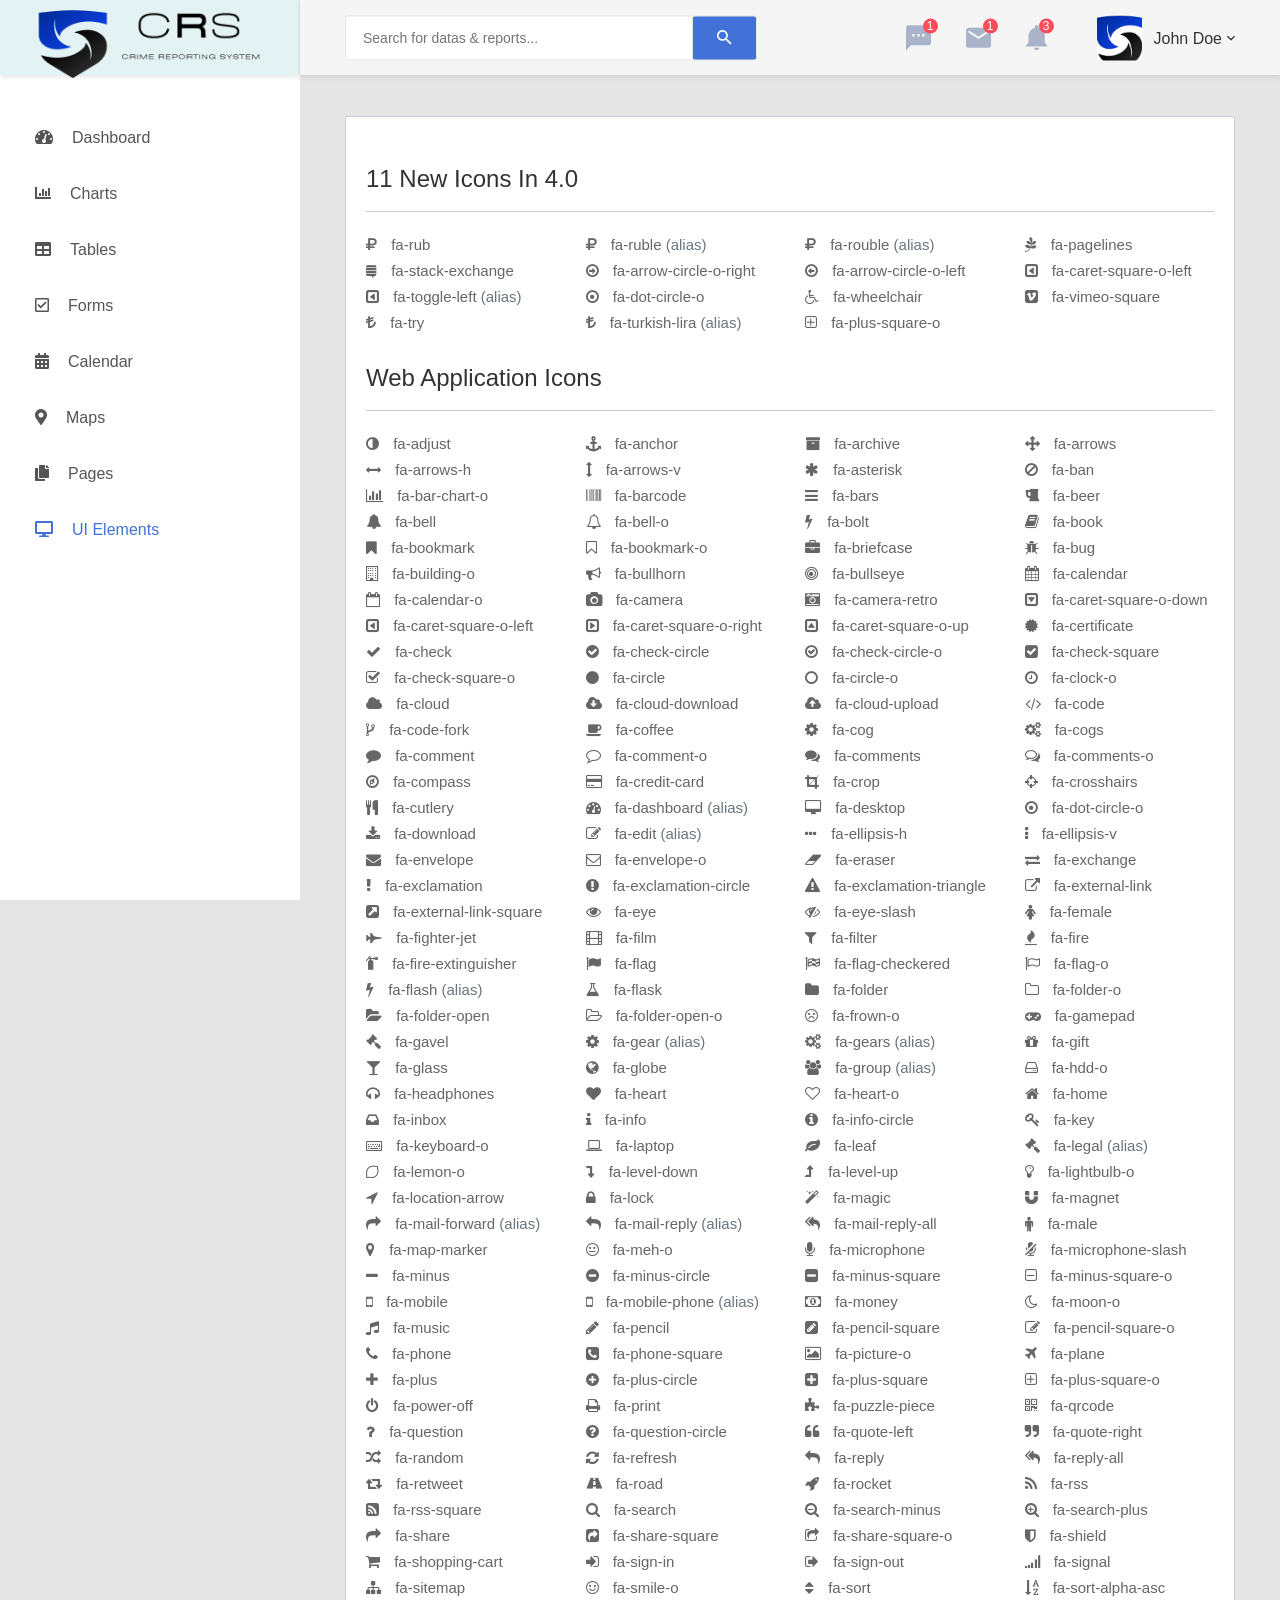
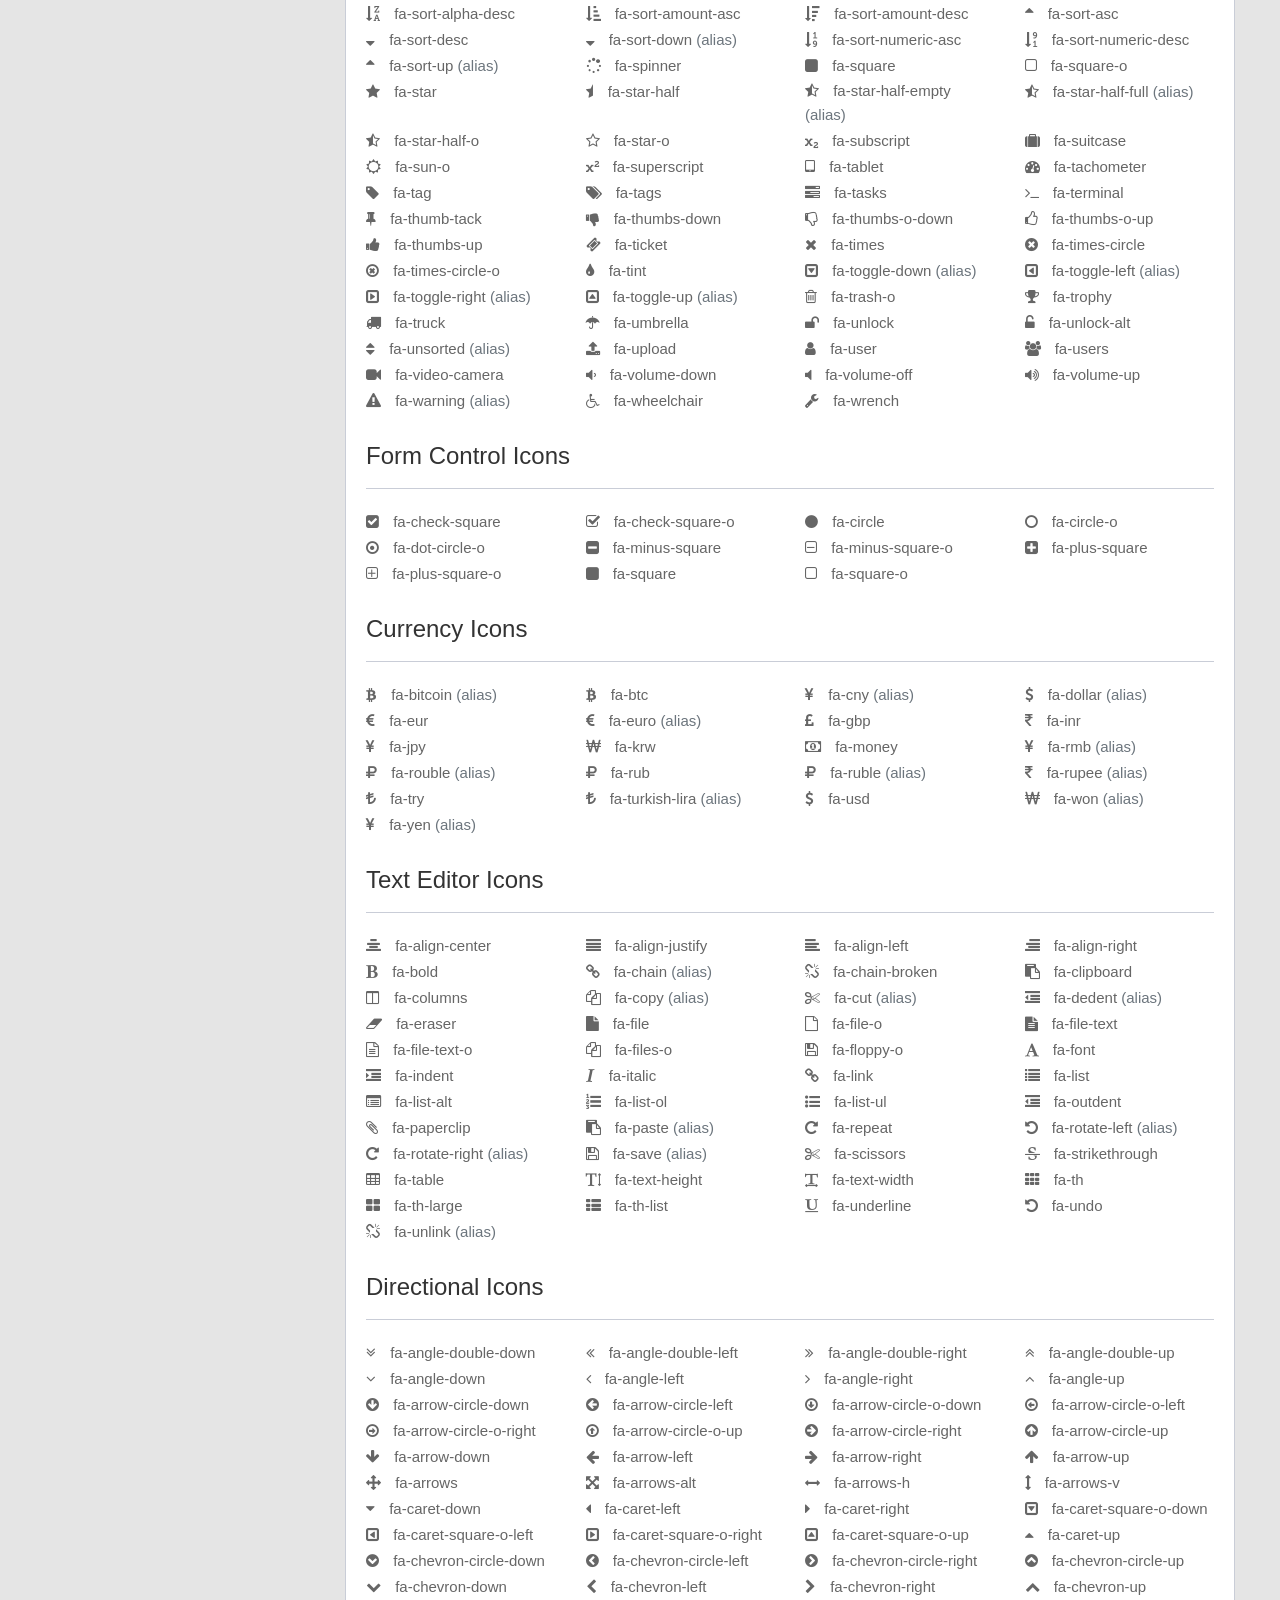
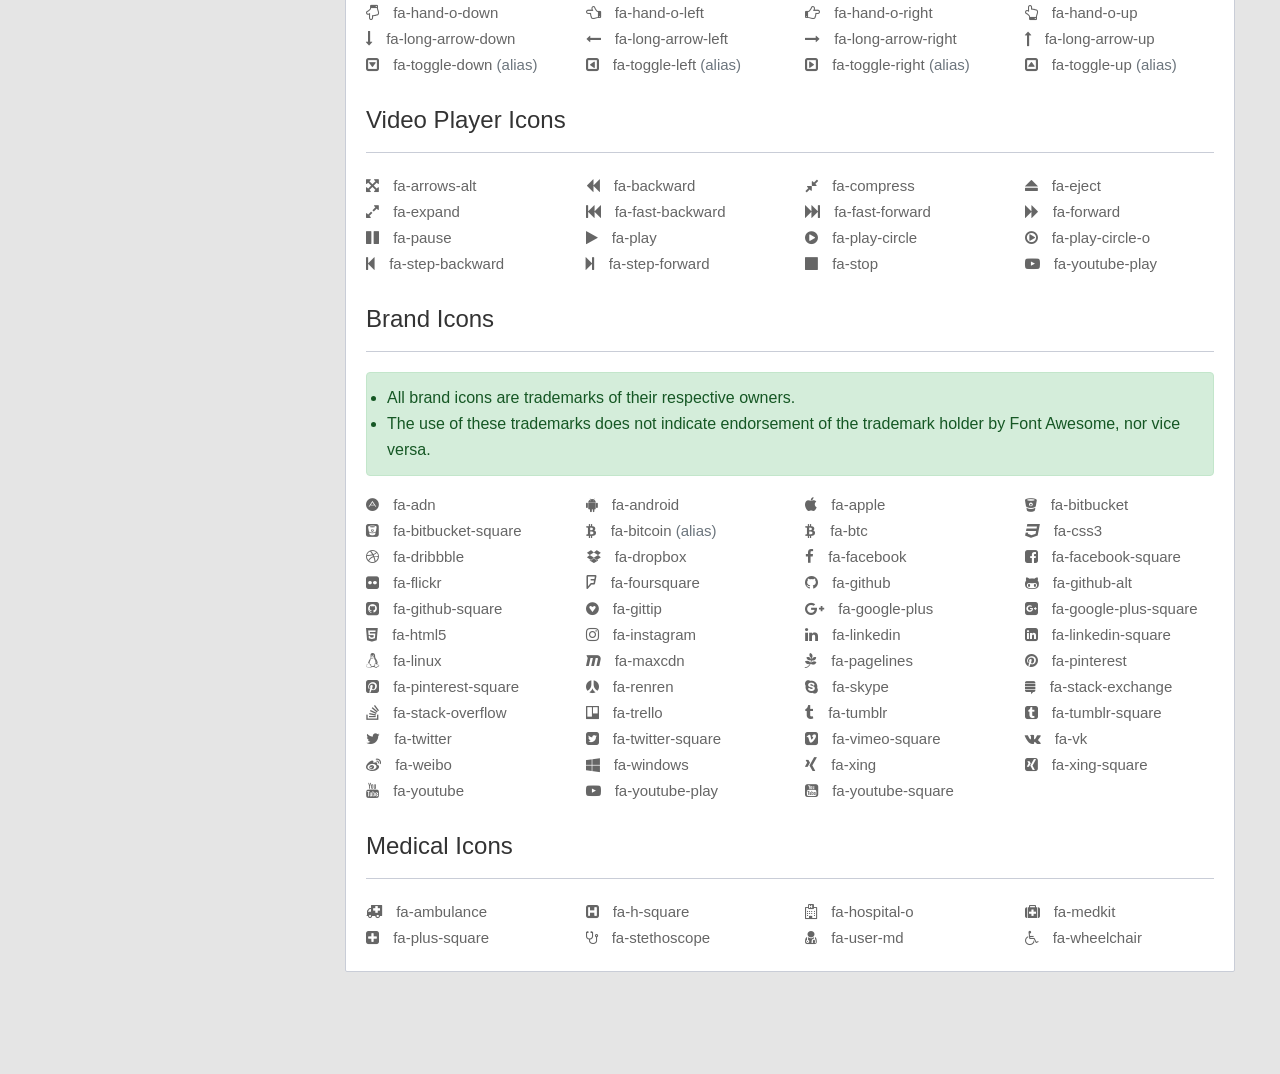
<file: fontawesome.html>
<!DOCTYPE html>
<html lang="en">

<head>
    <!-- Required meta tags-->
    <meta charset="UTF-8">
    <meta name="viewport" content="width=device-width, initial-scale=1, shrink-to-fit=no">
    <meta name="description" content="au theme template">
    <meta name="author" content="Hau Nguyen">
    <meta name="keywords" content="au theme template">

    <!-- Title Page-->
    <title>Font Awesome</title>

    <!-- Fontfaces CSS-->
    <link href="css/font-face.css" rel="stylesheet" media="all">
    <link href="vendor/font-awesome-5/css/fontawesome-all.min.css" rel="stylesheet" media="all">
    <link href="vendor/font-awesome-4.7/css/font-awesome.min.css" rel="stylesheet" media="all">
    <link href="vendor/mdi-font/css/material-design-iconic-font.min.css" rel="stylesheet" media="all">

    <!-- Bootstrap CSS-->
    <link href="vendor/bootstrap-4.1/bootstrap.min.css" rel="stylesheet" media="all">

    <!-- Vendor CSS-->
    <link href="vendor/animsition/animsition.min.css" rel="stylesheet" media="all">
    <link href="vendor/bootstrap-progressbar/bootstrap-progressbar-3.3.4.min.css" rel="stylesheet" media="all">
    <link href="vendor/wow/animate.css" rel="stylesheet" media="all">
    <link href="vendor/css-hamburgers/hamburgers.min.css" rel="stylesheet" media="all">
    <link href="vendor/slick/slick.css" rel="stylesheet" media="all">
    <link href="vendor/select2/select2.min.css" rel="stylesheet" media="all">
    <link href="vendor/perfect-scrollbar/perfect-scrollbar.css" rel="stylesheet" media="all">

    <!-- Main CSS-->
    <link href="css/theme.css" rel="stylesheet" media="all">

</head>

<body class="animsition">
    <div class="page-wrapper">
        <!-- HEADER MOBILE-->
        <header class="header-mobile d-block d-lg-none">
            <div class="header-mobile__bar">
                <div class="container-fluid">
                    <div class="header-mobile-inner">
                        <a class="logo" href="index.html">
                            <img src="images/icon/logo.png" alt="CoolAdmin" />
                        </a>
                        <button class="hamburger hamburger--slider" type="button">
                            <span class="hamburger-box">
                                <span class="hamburger-inner"></span>
                            </span>
                        </button>
                    </div>
                </div>
            </div>
            <nav class="navbar-mobile">
                <div class="container-fluid">
                    <ul class="navbar-mobile__list list-unstyled">
                        <li class="has-sub">
                            <a class="js-arrow" href="#">
                                <i class="fas fa-tachometer-alt"></i>Dashboard</a>
                            <ul class="navbar-mobile-sub__list list-unstyled js-sub-list">
                                <li>
                                    <a href="index.html">Dashboard 1</a>
                                </li>
                                <li>
                                    <a href="index2.html">Dashboard 2</a>
                                </li>
                                <li>
                                    <a href="index3.html">Dashboard 3</a>
                                </li>
                                <li>
                                    <a href="index4.html">Dashboard 4</a>
                                </li>
                            </ul>
                        </li>
                        <li>
                            <a href="chart.html">
                                <i class="fas fa-chart-bar"></i>Charts</a>
                        </li>
                        <li>
                            <a href="table.html">
                                <i class="fas fa-table"></i>Tables</a>
                        </li>
                        <li>
                            <a href="form.html">
                                <i class="far fa-check-square"></i>Forms</a>
                        </li>
                        <li>
                            <a href="calendar.html">
                                <i class="fas fa-calendar-alt"></i>Calendar</a>
                        </li>
                        <li>
                            <a href="map.html">
                                <i class="fas fa-map-marker-alt"></i>Maps</a>
                        </li>
                        <li class="has-sub">
                            <a class="js-arrow" href="#">
                                <i class="fas fa-copy"></i>Pages</a>
                            <ul class="navbar-mobile-sub__list list-unstyled js-sub-list">
                                <li>
                                    <a href="login.html">Login</a>
                                </li>
                                <li>
                                    <a href="register.html">Register</a>
                                </li>
                                <li>
                                    <a href="forget-pass.html">Forget Password</a>
                                </li>
                            </ul>
                        </li>
                        <li class="has-sub">
                            <a class="js-arrow" href="#">
                                <i class="fas fa-desktop"></i>UI Elements</a>
                            <ul class="navbar-mobile-sub__list list-unstyled js-sub-list">
                                <li>
                                    <a href="button.html">Button</a>
                                </li>
                                <li>
                                    <a href="badge.html">Badges</a>
                                </li>
                                <li>
                                    <a href="tab.html">Tabs</a>
                                </li>
                                <li>
                                    <a href="card.html">Cards</a>
                                </li>
                                <li>
                                    <a href="alert.html">Alerts</a>
                                </li>
                                <li>
                                    <a href="progress-bar.html">Progress Bars</a>
                                </li>
                                <li>
                                    <a href="modal.html">Modals</a>
                                </li>
                                <li>
                                    <a href="switch.html">Switchs</a>
                                </li>
                                <li>
                                    <a href="grid.html">Grids</a>
                                </li>
                                <li>
                                    <a href="fontawesome.html">Fontawesome Icon</a>
                                </li>
                                <li>
                                    <a href="typo.html">Typography</a>
                                </li>
                            </ul>
                        </li>
                    </ul>
                </div>
            </nav>
        </header>
        <!-- END HEADER MOBILE-->

        <!-- MENU SIDEBAR-->
        <aside class="menu-sidebar d-none d-lg-block">
            <div class="logo">
                <a href="#">
                    <img src="images/icon/logo.png" alt="Cool Admin" />
                </a>
            </div>
            <div class="menu-sidebar__content js-scrollbar1">
                <nav class="navbar-sidebar">
                    <ul class="list-unstyled navbar__list">
                        <li class="has-sub">
                            <a class="js-arrow" href="#">
                                <i class="fas fa-tachometer-alt"></i>Dashboard</a>
                            <ul class="list-unstyled navbar__sub-list js-sub-list">
                                <li>
                                    <a href="index.html">Dashboard 1</a>
                                </li>
                                <li>
                                    <a href="index2.html">Dashboard 2</a>
                                </li>
                                <li>
                                    <a href="index3.html">Dashboard 3</a>
                                </li>
                                <li>
                                    <a href="index4.html">Dashboard 4</a>
                                </li>
                            </ul>
                        </li>
                        <li>
                            <a href="chart.html">
                                <i class="fas fa-chart-bar"></i>Charts</a>
                        </li>
                        <li>
                            <a href="table.html">
                                <i class="fas fa-table"></i>Tables</a>
                        </li>
                        <li>
                            <a href="form.html">
                                <i class="far fa-check-square"></i>Forms</a>
                        </li>
                        <li>
                            <a href="calendar.html">
                                <i class="fas fa-calendar-alt"></i>Calendar</a>
                        </li>
                        <li>
                            <a href="map.html">
                                <i class="fas fa-map-marker-alt"></i>Maps</a>
                        </li>
                        <li class="has-sub">
                            <a class="js-arrow" href="#">
                                <i class="fas fa-copy"></i>Pages</a>
                            <ul class="list-unstyled navbar__sub-list js-sub-list">
                                <li>
                                    <a href="login.html">Login</a>
                                </li>
                                <li>
                                    <a href="register.html">Register</a>
                                </li>
                                <li>
                                    <a href="forget-pass.html">Forget Password</a>
                                </li>
                            </ul>
                        </li>
                        <li class="active has-sub">
                            <a class="js-arrow" href="#">
                                <i class="fas fa-desktop"></i>UI Elements</a>
                            <ul class="list-unstyled navbar__sub-list js-sub-list">
                                <li>
                                    <a href="button.html">Button</a>
                                </li>
                                <li>
                                    <a href="badge.html">Badges</a>
                                </li>
                                <li>
                                    <a href="tab.html">Tabs</a>
                                </li>
                                <li>
                                    <a href="card.html">Cards</a>
                                </li>
                                <li>
                                    <a href="alert.html">Alerts</a>
                                </li>
                                <li>
                                    <a href="progress-bar.html">Progress Bars</a>
                                </li>
                                <li>
                                    <a href="modal.html">Modals</a>
                                </li>
                                <li>
                                    <a href="switch.html">Switchs</a>
                                </li>
                                <li>
                                    <a href="grid.html">Grids</a>
                                </li>
                                <li>
                                    <a href="fontawesome.html">Fontawesome Icon</a>
                                </li>
                                <li>
                                    <a href="typo.html">Typography</a>
                                </li>
                            </ul>
                        </li>
                    </ul>
                </nav>
            </div>
        </aside>
        <!-- END MENU SIDEBAR-->

        <!-- PAGE CONTAINER-->
        <div class="page-container">
            <!-- HEADER DESKTOP-->
            <header class="header-desktop">
                <div class="section__content section__content--p30">
                    <div class="container-fluid">
                        <div class="header-wrap">
                            <form class="form-header" action="" method="POST">
                                <input class="au-input au-input--xl" type="text" name="search" placeholder="Search for datas &amp; reports..." />
                                <button class="au-btn--submit" type="submit">
                                    <i class="zmdi zmdi-search"></i>
                                </button>
                            </form>
                            <div class="header-button">
                                <div class="noti-wrap">
                                    <div class="noti__item js-item-menu">
                                        <i class="zmdi zmdi-comment-more"></i>
                                        <span class="quantity">1</span>
                                        <div class="mess-dropdown js-dropdown">
                                            <div class="mess__title">
                                                <p>You have 2 news message</p>
                                            </div>
                                            <div class="mess__item">
                                                <div class="image img-cir img-40">
                                                    <img src="images/icon/avatar-06.jpg" alt="Michelle Moreno" />
                                                </div>
                                                <div class="content">
                                                    <h6>Michelle Moreno</h6>
                                                    <p>Have sent a photo</p>
                                                    <span class="time">3 min ago</span>
                                                </div>
                                            </div>
                                            <div class="mess__item">
                                                <div class="image img-cir img-40">
                                                    <img src="images/icon/avatar-04.jpg" alt="Diane Myers" />
                                                </div>
                                                <div class="content">
                                                    <h6>Diane Myers</h6>
                                                    <p>You are now connected on message</p>
                                                    <span class="time">Yesterday</span>
                                                </div>
                                            </div>
                                            <div class="mess__footer">
                                                <a href="#">View all messages</a>
                                            </div>
                                        </div>
                                    </div>
                                    <div class="noti__item js-item-menu">
                                        <i class="zmdi zmdi-email"></i>
                                        <span class="quantity">1</span>
                                        <div class="email-dropdown js-dropdown">
                                            <div class="email__title">
                                                <p>You have 3 New Emails</p>
                                            </div>
                                            <div class="email__item">
                                                <div class="image img-cir img-40">
                                                    <img src="images/icon/avatar-06.jpg" alt="Cynthia Harvey" />
                                                </div>
                                                <div class="content">
                                                    <p>Meeting about new dashboard...</p>
                                                    <span>Cynthia Harvey, 3 min ago</span>
                                                </div>
                                            </div>
                                            <div class="email__item">
                                                <div class="image img-cir img-40">
                                                    <img src="images/icon/avatar-05.jpg" alt="Cynthia Harvey" />
                                                </div>
                                                <div class="content">
                                                    <p>Meeting about new dashboard...</p>
                                                    <span>Cynthia Harvey, Yesterday</span>
                                                </div>
                                            </div>
                                            <div class="email__item">
                                                <div class="image img-cir img-40">
                                                    <img src="images/icon/avatar-04.jpg" alt="Cynthia Harvey" />
                                                </div>
                                                <div class="content">
                                                    <p>Meeting about new dashboard...</p>
                                                    <span>Cynthia Harvey, April 12,,2018</span>
                                                </div>
                                            </div>
                                            <div class="email__footer">
                                                <a href="#">See all emails</a>
                                            </div>
                                        </div>
                                    </div>
                                    <div class="noti__item js-item-menu">
                                        <i class="zmdi zmdi-notifications"></i>
                                        <span class="quantity">3</span>
                                        <div class="notifi-dropdown js-dropdown">
                                            <div class="notifi__title">
                                                <p>You have 3 Notifications</p>
                                            </div>
                                            <div class="notifi__item">
                                                <div class="bg-c1 img-cir img-40">
                                                    <i class="zmdi zmdi-email-open"></i>
                                                </div>
                                                <div class="content">
                                                    <p>You got a email notification</p>
                                                    <span class="date">April 12, 2018 06:50</span>
                                                </div>
                                            </div>
                                            <div class="notifi__item">
                                                <div class="bg-c2 img-cir img-40">
                                                    <i class="zmdi zmdi-account-box"></i>
                                                </div>
                                                <div class="content">
                                                    <p>Your account has been blocked</p>
                                                    <span class="date">April 12, 2018 06:50</span>
                                                </div>
                                            </div>
                                            <div class="notifi__item">
                                                <div class="bg-c3 img-cir img-40">
                                                    <i class="zmdi zmdi-file-text"></i>
                                                </div>
                                                <div class="content">
                                                    <p>You got a new file</p>
                                                    <span class="date">April 12, 2018 06:50</span>
                                                </div>
                                            </div>
                                            <div class="notifi__footer">
                                                <a href="#">All notifications</a>
                                            </div>
                                        </div>
                                    </div>
                                </div>
                                <div class="account-wrap">
                                    <div class="account-item clearfix js-item-menu">
                                        <div class="image">
                                            <img src="images/icon/avatar-01.jpg" alt="John Doe" />
                                        </div>
                                        <div class="content">
                                            <a class="js-acc-btn" href="#">john doe</a>
                                        </div>
                                        <div class="account-dropdown js-dropdown">
                                            <div class="info clearfix">
                                                <div class="image">
                                                    <a href="#">
                                                        <img src="images/icon/avatar-01.jpg" alt="John Doe" />
                                                    </a>
                                                </div>
                                                <div class="content">
                                                    <h5 class="name">
                                                        <a href="#">john doe</a>
                                                    </h5>
                                                    <span class="email">johndoe@example.com</span>
                                                </div>
                                            </div>
                                            <div class="account-dropdown__body">
                                                <div class="account-dropdown__item">
                                                    <a href="#">
                                                        <i class="zmdi zmdi-account"></i>Account</a>
                                                </div>
                                                <div class="account-dropdown__item">
                                                    <a href="#">
                                                        <i class="zmdi zmdi-settings"></i>Setting</a>
                                                </div>
                                                <div class="account-dropdown__item">
                                                    <a href="#">
                                                        <i class="zmdi zmdi-money-box"></i>Billing</a>
                                                </div>
                                            </div>
                                            <div class="account-dropdown__footer">
                                                <a href="#">
                                                    <i class="zmdi zmdi-power"></i>Logout</a>
                                            </div>
                                        </div>
                                    </div>
                                </div>
                            </div>
                        </div>
                    </div>
                </div>
            </header>
            <!-- HEADER DESKTOP-->

            <!-- MAIN CONTENT-->
            <div class="main-content main-content--pb30">
                <div class="section__content section__content--p30">
                    <div class="container-fluid">
                        <div class="fontawesome-list-wrap">
                            <section id="new">
                                <h2 class="title-2 fontawesome-list__title">11 New Icons in 4.0</h2>
                                <div class="row fontawesome-icon-list">
                                    <div class="fa-hover col-lg-3 col-md-6">
                                        <a href="#">
                                            <i class="fa fa-rub"></i> fa-rub
                                        </a>
                                    </div>

                                    <div class="fa-hover col-lg-3 col-md-6">
                                        <a href="#">
                                            <i class="fa fa-ruble"></i> fa-ruble
                                            <span class="text-muted">(alias)</span>
                                        </a>
                                    </div>

                                    <div class="fa-hover col-lg-3 col-md-6">
                                        <a href="#">
                                            <i class="fa fa-rouble"></i> fa-rouble
                                            <span class="text-muted">(alias)</span>
                                        </a>
                                    </div>

                                    <div class="fa-hover col-lg-3 col-md-6">
                                        <a href="#">
                                            <i class="fa fa-pagelines"></i> fa-pagelines</a>
                                    </div>

                                    <div class="fa-hover col-lg-3 col-md-6">
                                        <a href="#">
                                            <i class="fa fa-stack-exchange"></i> fa-stack-exchange</a>
                                    </div>

                                    <div class="fa-hover col-lg-3 col-md-6">
                                        <a href="#">
                                            <i class="fa fa-arrow-circle-o-right"></i> fa-arrow-circle-o-right</a>
                                    </div>

                                    <div class="fa-hover col-lg-3 col-md-6">
                                        <a href="#">
                                            <i class="fa fa-arrow-circle-o-left"></i> fa-arrow-circle-o-left</a>
                                    </div>

                                    <div class="fa-hover col-lg-3 col-md-6">
                                        <a href="#">
                                            <i class="fa fa-caret-square-o-left"></i> fa-caret-square-o-left</a>
                                    </div>

                                    <div class="fa-hover col-lg-3 col-md-6">
                                        <a href="#">
                                            <i class="fa fa-toggle-left"></i> fa-toggle-left
                                            <span class="text-muted">(alias)</span>
                                        </a>
                                    </div>

                                    <div class="fa-hover col-lg-3 col-md-6">
                                        <a href="#">
                                            <i class="fa fa-dot-circle-o"></i> fa-dot-circle-o</a>
                                    </div>

                                    <div class="fa-hover col-lg-3 col-md-6">
                                        <a href="#">
                                            <i class="fa fa-wheelchair"></i> fa-wheelchair</a>
                                    </div>

                                    <div class="fa-hover col-lg-3 col-md-6">
                                        <a href="#">
                                            <i class="fa fa-vimeo-square"></i> fa-vimeo-square</a>
                                    </div>

                                    <div class="fa-hover col-lg-3 col-md-6">
                                        <a href="#">
                                            <i class="fa fa-try"></i> fa-try</a>
                                    </div>

                                    <div class="fa-hover col-lg-3 col-md-6">
                                        <a href="#">
                                            <i class="fa fa-turkish-lira"></i> fa-turkish-lira
                                            <span class="text-muted">(alias)</span>
                                        </a>
                                    </div>

                                    <div class="fa-hover col-lg-3 col-md-6">
                                        <a href="#">
                                            <i class="fa fa-plus-square-o"></i> fa-plus-square-o</a>
                                    </div>

                                </div>
                            </section>
                            <section id="web-application">
                                <h2 class="title-2 fontawesome-list__title">Web Application Icons</h2>

                                <div class="row fontawesome-icon-list">

                                    <div class="fa-hover col-lg-3 col-md-6">
                                        <a href="#">
                                            <i class="fa fa-adjust"></i> fa-adjust</a>
                                    </div>

                                    <div class="fa-hover col-lg-3 col-md-6">
                                        <a href="#">
                                            <i class="fa fa-anchor"></i> fa-anchor</a>
                                    </div>

                                    <div class="fa-hover col-lg-3 col-md-6">
                                        <a href="#">
                                            <i class="fa fa-archive"></i> fa-archive</a>
                                    </div>

                                    <div class="fa-hover col-lg-3 col-md-6">
                                        <a href="#">
                                            <i class="fa fa-arrows"></i> fa-arrows</a>
                                    </div>

                                    <div class="fa-hover col-lg-3 col-md-6">
                                        <a href="#">
                                            <i class="fa fa-arrows-h"></i> fa-arrows-h</a>
                                    </div>

                                    <div class="fa-hover col-lg-3 col-md-6">
                                        <a href="#">
                                            <i class="fa fa-arrows-v"></i> fa-arrows-v</a>
                                    </div>

                                    <div class="fa-hover col-lg-3 col-md-6">
                                        <a href="#">
                                            <i class="fa fa-asterisk"></i> fa-asterisk</a>
                                    </div>

                                    <div class="fa-hover col-lg-3 col-md-6">
                                        <a href="#">
                                            <i class="fa fa-ban"></i> fa-ban</a>
                                    </div>

                                    <div class="fa-hover col-lg-3 col-md-6">
                                        <a href="#">
                                            <i class="fa fa-bar-chart-o"></i> fa-bar-chart-o</a>
                                    </div>

                                    <div class="fa-hover col-lg-3 col-md-6">
                                        <a href="#">
                                            <i class="fa fa-barcode"></i> fa-barcode</a>
                                    </div>

                                    <div class="fa-hover col-lg-3 col-md-6">
                                        <a href="#">
                                            <i class="fa fa-bars"></i> fa-bars</a>
                                    </div>

                                    <div class="fa-hover col-lg-3 col-md-6">
                                        <a href="#">
                                            <i class="fa fa-beer"></i> fa-beer</a>
                                    </div>

                                    <div class="fa-hover col-lg-3 col-md-6">
                                        <a href="#">
                                            <i class="fa fa-bell"></i> fa-bell</a>
                                    </div>

                                    <div class="fa-hover col-lg-3 col-md-6">
                                        <a href="#">
                                            <i class="fa fa-bell-o"></i> fa-bell-o</a>
                                    </div>

                                    <div class="fa-hover col-lg-3 col-md-6">
                                        <a href="#">
                                            <i class="fa fa-bolt"></i> fa-bolt</a>
                                    </div>

                                    <div class="fa-hover col-lg-3 col-md-6">
                                        <a href="#">
                                            <i class="fa fa-book"></i> fa-book</a>
                                    </div>

                                    <div class="fa-hover col-lg-3 col-md-6">
                                        <a href="#">
                                            <i class="fa fa-bookmark"></i> fa-bookmark</a>
                                    </div>

                                    <div class="fa-hover col-lg-3 col-md-6">
                                        <a href="#">
                                            <i class="fa fa-bookmark-o"></i> fa-bookmark-o</a>
                                    </div>

                                    <div class="fa-hover col-lg-3 col-md-6">
                                        <a href="#">
                                            <i class="fa fa-briefcase"></i> fa-briefcase</a>
                                    </div>

                                    <div class="fa-hover col-lg-3 col-md-6">
                                        <a href="#">
                                            <i class="fa fa-bug"></i> fa-bug</a>
                                    </div>

                                    <div class="fa-hover col-lg-3 col-md-6">
                                        <a href="#">
                                            <i class="fa fa-building-o"></i> fa-building-o</a>
                                    </div>

                                    <div class="fa-hover col-lg-3 col-md-6">
                                        <a href="#">
                                            <i class="fa fa-bullhorn"></i> fa-bullhorn</a>
                                    </div>

                                    <div class="fa-hover col-lg-3 col-md-6">
                                        <a href="#">
                                            <i class="fa fa-bullseye"></i> fa-bullseye</a>
                                    </div>

                                    <div class="fa-hover col-lg-3 col-md-6">
                                        <a href="calendar.html">
                                            <i class="fa fa-calendar"></i> fa-calendar</a>
                                    </div>

                                    <div class="fa-hover col-lg-3 col-md-6">
                                        <a href="calendar.html">
                                            <i class="fa fa-calendar-o"></i> fa-calendar-o</a>
                                    </div>

                                    <div class="fa-hover col-lg-3 col-md-6">
                                        <a href="#">
                                            <i class="fa fa-camera"></i> fa-camera</a>
                                    </div>

                                    <div class="fa-hover col-lg-3 col-md-6">
                                        <a href="#">
                                            <i class="fa fa-camera-retro"></i> fa-camera-retro</a>
                                    </div>

                                    <div class="fa-hover col-lg-3 col-md-6">
                                        <a href="#">
                                            <i class="fa fa-caret-square-o-down"></i> fa-caret-square-o-down</a>
                                    </div>

                                    <div class="fa-hover col-lg-3 col-md-6">
                                        <a href="#">
                                            <i class="fa fa-caret-square-o-left"></i> fa-caret-square-o-left</a>
                                    </div>

                                    <div class="fa-hover col-lg-3 col-md-6">
                                        <a href="#">
                                            <i class="fa fa-caret-square-o-right"></i> fa-caret-square-o-right</a>
                                    </div>

                                    <div class="fa-hover col-lg-3 col-md-6">
                                        <a href="#">
                                            <i class="fa fa-caret-square-o-up"></i> fa-caret-square-o-up</a>
                                    </div>

                                    <div class="fa-hover col-lg-3 col-md-6">
                                        <a href="#">
                                            <i class="fa fa-certificate"></i> fa-certificate</a>
                                    </div>

                                    <div class="fa-hover col-lg-3 col-md-6">
                                        <a href="#">
                                            <i class="fa fa-check"></i> fa-check</a>
                                    </div>

                                    <div class="fa-hover col-lg-3 col-md-6">
                                        <a href="#">
                                            <i class="fa fa-check-circle"></i> fa-check-circle</a>
                                    </div>

                                    <div class="fa-hover col-lg-3 col-md-6">
                                        <a href="#">
                                            <i class="fa fa-check-circle-o"></i> fa-check-circle-o</a>
                                    </div>

                                    <div class="fa-hover col-lg-3 col-md-6">
                                        <a href="#">
                                            <i class="fa fa-check-square"></i> fa-check-square</a>
                                    </div>

                                    <div class="fa-hover col-lg-3 col-md-6">
                                        <a href="#">
                                            <i class="fa fa-check-square-o"></i> fa-check-square-o</a>
                                    </div>

                                    <div class="fa-hover col-lg-3 col-md-6">
                                        <a href="#">
                                            <i class="fa fa-circle"></i> fa-circle</a>
                                    </div>

                                    <div class="fa-hover col-lg-3 col-md-6">
                                        <a href="#">
                                            <i class="fa fa-circle-o"></i> fa-circle-o</a>
                                    </div>

                                    <div class="fa-hover col-lg-3 col-md-6">
                                        <a href="#">
                                            <i class="fa fa-clock-o"></i> fa-clock-o</a>
                                    </div>

                                    <div class="fa-hover col-lg-3 col-md-6">
                                        <a href="#">
                                            <i class="fa fa-cloud"></i> fa-cloud</a>
                                    </div>

                                    <div class="fa-hover col-lg-3 col-md-6">
                                        <a href="#">
                                            <i class="fa fa-cloud-download"></i> fa-cloud-download</a>
                                    </div>

                                    <div class="fa-hover col-lg-3 col-md-6">
                                        <a href="#">
                                            <i class="fa fa-cloud-upload"></i> fa-cloud-upload</a>
                                    </div>

                                    <div class="fa-hover col-lg-3 col-md-6">
                                        <a href="#">
                                            <i class="fa fa-code"></i> fa-code</a>
                                    </div>

                                    <div class="fa-hover col-lg-3 col-md-6">
                                        <a href="#">
                                            <i class="fa fa-code-fork"></i> fa-code-fork</a>
                                    </div>

                                    <div class="fa-hover col-lg-3 col-md-6">
                                        <a href="#">
                                            <i class="fa fa-coffee"></i> fa-coffee</a>
                                    </div>

                                    <div class="fa-hover col-lg-3 col-md-6">
                                        <a href="#">
                                            <i class="fa fa-cog"></i> fa-cog</a>
                                    </div>

                                    <div class="fa-hover col-lg-3 col-md-6">
                                        <a href="#">
                                            <i class="fa fa-cogs"></i> fa-cogs</a>
                                    </div>

                                    <div class="fa-hover col-lg-3 col-md-6">
                                        <a href="#">
                                            <i class="fa fa-comment"></i> fa-comment</a>
                                    </div>

                                    <div class="fa-hover col-lg-3 col-md-6">
                                        <a href="#">
                                            <i class="fa fa-comment-o"></i> fa-comment-o</a>
                                    </div>

                                    <div class="fa-hover col-lg-3 col-md-6">
                                        <a href="#">
                                            <i class="fa fa-comments"></i> fa-comments</a>
                                    </div>

                                    <div class="fa-hover col-lg-3 col-md-6">
                                        <a href="#">
                                            <i class="fa fa-comments-o"></i> fa-comments-o</a>
                                    </div>

                                    <div class="fa-hover col-lg-3 col-md-6">
                                        <a href="#">
                                            <i class="fa fa-compass"></i> fa-compass</a>
                                    </div>

                                    <div class="fa-hover col-lg-3 col-md-6">
                                        <a href="#">
                                            <i class="fa fa-credit-card"></i> fa-credit-card</a>
                                    </div>

                                    <div class="fa-hover col-lg-3 col-md-6">
                                        <a href="#">
                                            <i class="fa fa-crop"></i> fa-crop</a>
                                    </div>

                                    <div class="fa-hover col-lg-3 col-md-6">
                                        <a href="#">
                                            <i class="fa fa-crosshairs"></i> fa-crosshairs</a>
                                    </div>

                                    <div class="fa-hover col-lg-3 col-md-6">
                                        <a href="#">
                                            <i class="fa fa-cutlery"></i> fa-cutlery</a>
                                    </div>

                                    <div class="fa-hover col-lg-3 col-md-6">
                                        <a href="#">
                                            <i class="fa fa-dashboard"></i> fa-dashboard
                                            <span class="text-muted">(alias)</span>
                                        </a>
                                    </div>

                                    <div class="fa-hover col-lg-3 col-md-6">
                                        <a href="#">
                                            <i class="fa fa-desktop"></i> fa-desktop</a>
                                    </div>

                                    <div class="fa-hover col-lg-3 col-md-6">
                                        <a href="#">
                                            <i class="fa fa-dot-circle-o"></i> fa-dot-circle-o</a>
                                    </div>

                                    <div class="fa-hover col-lg-3 col-md-6">
                                        <a href="#">
                                            <i class="fa fa-download"></i> fa-download</a>
                                    </div>

                                    <div class="fa-hover col-lg-3 col-md-6">
                                        <a href="#">
                                            <i class="fa fa-edit"></i> fa-edit
                                            <span class="text-muted">(alias)</span>
                                        </a>
                                    </div>

                                    <div class="fa-hover col-lg-3 col-md-6">
                                        <a href="#">
                                            <i class="fa fa-ellipsis-h"></i> fa-ellipsis-h</a>
                                    </div>

                                    <div class="fa-hover col-lg-3 col-md-6">
                                        <a href="#">
                                            <i class="fa fa-ellipsis-v"></i> fa-ellipsis-v</a>
                                    </div>

                                    <div class="fa-hover col-lg-3 col-md-6">
                                        <a href="#">
                                            <i class="fa fa-envelope"></i> fa-envelope</a>
                                    </div>

                                    <div class="fa-hover col-lg-3 col-md-6">
                                        <a href="#">
                                            <i class="fa fa-envelope-o"></i> fa-envelope-o</a>
                                    </div>

                                    <div class="fa-hover col-lg-3 col-md-6">
                                        <a href="#">
                                            <i class="fa fa-eraser"></i> fa-eraser</a>
                                    </div>

                                    <div class="fa-hover col-lg-3 col-md-6">
                                        <a href="#">
                                            <i class="fa fa-exchange"></i> fa-exchange</a>
                                    </div>

                                    <div class="fa-hover col-lg-3 col-md-6">
                                        <a href="#">
                                            <i class="fa fa-exclamation"></i> fa-exclamation</a>
                                    </div>

                                    <div class="fa-hover col-lg-3 col-md-6">
                                        <a href="#">
                                            <i class="fa fa-exclamation-circle"></i> fa-exclamation-circle</a>
                                    </div>

                                    <div class="fa-hover col-lg-3 col-md-6">
                                        <a href="#">
                                            <i class="fa fa-exclamation-triangle"></i> fa-exclamation-triangle</a>
                                    </div>

                                    <div class="fa-hover col-lg-3 col-md-6">
                                        <a href="#">
                                            <i class="fa fa-external-link"></i> fa-external-link</a>
                                    </div>

                                    <div class="fa-hover col-lg-3 col-md-6">
                                        <a href="#">
                                            <i class="fa fa-external-link-square"></i> fa-external-link-square</a>
                                    </div>

                                    <div class="fa-hover col-lg-3 col-md-6">
                                        <a href="#">
                                            <i class="fa fa-eye"></i> fa-eye</a>
                                    </div>

                                    <div class="fa-hover col-lg-3 col-md-6">
                                        <a href="#">
                                            <i class="fa fa-eye-slash"></i> fa-eye-slash</a>
                                    </div>

                                    <div class="fa-hover col-lg-3 col-md-6">
                                        <a href="#">
                                            <i class="fa fa-female"></i> fa-female</a>
                                    </div>

                                    <div class="fa-hover col-lg-3 col-md-6">
                                        <a href="#">
                                            <i class="fa fa-fighter-jet"></i> fa-fighter-jet</a>
                                    </div>

                                    <div class="fa-hover col-lg-3 col-md-6">
                                        <a href="#">
                                            <i class="fa fa-film"></i> fa-film</a>
                                    </div>

                                    <div class="fa-hover col-lg-3 col-md-6">
                                        <a href="#">
                                            <i class="fa fa-filter"></i> fa-filter</a>
                                    </div>

                                    <div class="fa-hover col-lg-3 col-md-6">
                                        <a href="#">
                                            <i class="fa fa-fire"></i> fa-fire</a>
                                    </div>

                                    <div class="fa-hover col-lg-3 col-md-6">
                                        <a href="#">
                                            <i class="fa fa-fire-extinguisher"></i> fa-fire-extinguisher</a>
                                    </div>

                                    <div class="fa-hover col-lg-3 col-md-6">
                                        <a href="#">
                                            <i class="fa fa-flag"></i> fa-flag</a>
                                    </div>

                                    <div class="fa-hover col-lg-3 col-md-6">
                                        <a href="#">
                                            <i class="fa fa-flag-checkered"></i> fa-flag-checkered</a>
                                    </div>

                                    <div class="fa-hover col-lg-3 col-md-6">
                                        <a href="#">
                                            <i class="fa fa-flag-o"></i> fa-flag-o</a>
                                    </div>

                                    <div class="fa-hover col-lg-3 col-md-6">
                                        <a href="#">
                                            <i class="fa fa-flash"></i> fa-flash
                                            <span class="text-muted">(alias)</span>
                                        </a>
                                    </div>

                                    <div class="fa-hover col-lg-3 col-md-6">
                                        <a href="#">
                                            <i class="fa fa-flask"></i> fa-flask</a>
                                    </div>

                                    <div class="fa-hover col-lg-3 col-md-6">
                                        <a href="#">
                                            <i class="fa fa-folder"></i> fa-folder</a>
                                    </div>

                                    <div class="fa-hover col-lg-3 col-md-6">
                                        <a href="#">
                                            <i class="fa fa-folder-o"></i> fa-folder-o</a>
                                    </div>

                                    <div class="fa-hover col-lg-3 col-md-6">
                                        <a href="#">
                                            <i class="fa fa-folder-open"></i> fa-folder-open</a>
                                    </div>

                                    <div class="fa-hover col-lg-3 col-md-6">
                                        <a href="#">
                                            <i class="fa fa-folder-open-o"></i> fa-folder-open-o</a>
                                    </div>

                                    <div class="fa-hover col-lg-3 col-md-6">
                                        <a href="#">
                                            <i class="fa fa-frown-o"></i> fa-frown-o</a>
                                    </div>

                                    <div class="fa-hover col-lg-3 col-md-6">
                                        <a href="#">
                                            <i class="fa fa-gamepad"></i> fa-gamepad</a>
                                    </div>

                                    <div class="fa-hover col-lg-3 col-md-6">
                                        <a href="#">
                                            <i class="fa fa-gavel"></i> fa-gavel</a>
                                    </div>

                                    <div class="fa-hover col-lg-3 col-md-6">
                                        <a href="#">
                                            <i class="fa fa-gear"></i> fa-gear
                                            <span class="text-muted">(alias)</span>
                                        </a>
                                    </div>

                                    <div class="fa-hover col-lg-3 col-md-6">
                                        <a href="#">
                                            <i class="fa fa-gears"></i> fa-gears
                                            <span class="text-muted">(alias)</span>
                                        </a>
                                    </div>

                                    <div class="fa-hover col-lg-3 col-md-6">
                                        <a href="#">
                                            <i class="fa fa-gift"></i> fa-gift</a>
                                    </div>

                                    <div class="fa-hover col-lg-3 col-md-6">
                                        <a href="#">
                                            <i class="fa fa-glass"></i> fa-glass</a>
                                    </div>

                                    <div class="fa-hover col-lg-3 col-md-6">
                                        <a href="#">
                                            <i class="fa fa-globe"></i> fa-globe</a>
                                    </div>

                                    <div class="fa-hover col-lg-3 col-md-6">
                                        <a href="#">
                                            <i class="fa fa-group"></i> fa-group
                                            <span class="text-muted">(alias)</span>
                                        </a>
                                    </div>

                                    <div class="fa-hover col-lg-3 col-md-6">
                                        <a href="#">
                                            <i class="fa fa-hdd-o"></i> fa-hdd-o</a>
                                    </div>

                                    <div class="fa-hover col-lg-3 col-md-6">
                                        <a href="#">
                                            <i class="fa fa-headphones"></i> fa-headphones</a>
                                    </div>

                                    <div class="fa-hover col-lg-3 col-md-6">
                                        <a href="#">
                                            <i class="fa fa-heart"></i> fa-heart</a>
                                    </div>

                                    <div class="fa-hover col-lg-3 col-md-6">
                                        <a href="#">
                                            <i class="fa fa-heart-o"></i> fa-heart-o</a>
                                    </div>

                                    <div class="fa-hover col-lg-3 col-md-6">
                                        <a href="#">
                                            <i class="fa fa-home"></i> fa-home</a>
                                    </div>

                                    <div class="fa-hover col-lg-3 col-md-6">
                                        <a href="#">
                                            <i class="fa fa-inbox"></i> fa-inbox</a>
                                    </div>

                                    <div class="fa-hover col-lg-3 col-md-6">
                                        <a href="#">
                                            <i class="fa fa-info"></i> fa-info</a>
                                    </div>

                                    <div class="fa-hover col-lg-3 col-md-6">
                                        <a href="#info-circle">
                                            <i class="fa fa-info-circle"></i> fa-info-circle</a>
                                    </div>

                                    <div class="fa-hover col-lg-3 col-md-6">
                                        <a href="#key">
                                            <i class="fa fa-key"></i> fa-key</a>
                                    </div>

                                    <div class="fa-hover col-lg-3 col-md-6">
                                        <a href="#keyboard-o">
                                            <i class="fa fa-keyboard-o"></i> fa-keyboard-o</a>
                                    </div>

                                    <div class="fa-hover col-lg-3 col-md-6">
                                        <a href="#laptop">
                                            <i class="fa fa-laptop"></i> fa-laptop</a>
                                    </div>

                                    <div class="fa-hover col-lg-3 col-md-6">
                                        <a href="#leaf">
                                            <i class="fa fa-leaf"></i> fa-leaf</a>
                                    </div>

                                    <div class="fa-hover col-lg-3 col-md-6">
                                        <a href="#gavel">
                                            <i class="fa fa-legal"></i> fa-legal
                                            <span class="text-muted">(alias)</span>
                                        </a>
                                    </div>

                                    <div class="fa-hover col-lg-3 col-md-6">
                                        <a href="#lemon-o">
                                            <i class="fa fa-lemon-o"></i> fa-lemon-o</a>
                                    </div>

                                    <div class="fa-hover col-lg-3 col-md-6">
                                        <a href="#level-down">
                                            <i class="fa fa-level-down"></i> fa-level-down</a>
                                    </div>

                                    <div class="fa-hover col-lg-3 col-md-6">
                                        <a href="#level-up">
                                            <i class="fa fa-level-up"></i> fa-level-up</a>
                                    </div>

                                    <div class="fa-hover col-lg-3 col-md-6">
                                        <a href="#lightbulb-o">
                                            <i class="fa fa-lightbulb-o"></i> fa-lightbulb-o</a>
                                    </div>

                                    <div class="fa-hover col-lg-3 col-md-6">
                                        <a href="#location-arrow">
                                            <i class="fa fa-location-arrow"></i> fa-location-arrow</a>
                                    </div>

                                    <div class="fa-hover col-lg-3 col-md-6">
                                        <a href="#lock">
                                            <i class="fa fa-lock"></i> fa-lock</a>
                                    </div>

                                    <div class="fa-hover col-lg-3 col-md-6">
                                        <a href="#magic">
                                            <i class="fa fa-magic"></i> fa-magic</a>
                                    </div>

                                    <div class="fa-hover col-lg-3 col-md-6">
                                        <a href="#magnet">
                                            <i class="fa fa-magnet"></i> fa-magnet</a>
                                    </div>

                                    <div class="fa-hover col-lg-3 col-md-6">
                                        <a href="#share">
                                            <i class="fa fa-mail-forward"></i> fa-mail-forward
                                            <span class="text-muted">(alias)</span>
                                        </a>
                                    </div>

                                    <div class="fa-hover col-lg-3 col-md-6">
                                        <a href="#reply">
                                            <i class="fa fa-mail-reply"></i> fa-mail-reply
                                            <span class="text-muted">(alias)</span>
                                        </a>
                                    </div>

                                    <div class="fa-hover col-lg-3 col-md-6">
                                        <a href="#mail-reply-all">
                                            <i class="fa fa-mail-reply-all"></i> fa-mail-reply-all</a>
                                    </div>

                                    <div class="fa-hover col-lg-3 col-md-6">
                                        <a href="#male">
                                            <i class="fa fa-male"></i> fa-male</a>
                                    </div>

                                    <div class="fa-hover col-lg-3 col-md-6">
                                        <a href="#map-marker">
                                            <i class="fa fa-map-marker"></i> fa-map-marker</a>
                                    </div>

                                    <div class="fa-hover col-lg-3 col-md-6">
                                        <a href="#meh-o">
                                            <i class="fa fa-meh-o"></i> fa-meh-o</a>
                                    </div>

                                    <div class="fa-hover col-lg-3 col-md-6">
                                        <a href="#microphone">
                                            <i class="fa fa-microphone"></i> fa-microphone</a>
                                    </div>

                                    <div class="fa-hover col-lg-3 col-md-6">
                                        <a href="#microphone-slash">
                                            <i class="fa fa-microphone-slash"></i> fa-microphone-slash</a>
                                    </div>

                                    <div class="fa-hover col-lg-3 col-md-6">
                                        <a href="#minus">
                                            <i class="fa fa-minus"></i> fa-minus</a>
                                    </div>

                                    <div class="fa-hover col-lg-3 col-md-6">
                                        <a href="#minus-circle">
                                            <i class="fa fa-minus-circle"></i> fa-minus-circle</a>
                                    </div>

                                    <div class="fa-hover col-lg-3 col-md-6">
                                        <a href="#minus-square">
                                            <i class="fa fa-minus-square"></i> fa-minus-square</a>
                                    </div>

                                    <div class="fa-hover col-lg-3 col-md-6">
                                        <a href="#minus-square-o">
                                            <i class="fa fa-minus-square-o"></i> fa-minus-square-o</a>
                                    </div>

                                    <div class="fa-hover col-lg-3 col-md-6">
                                        <a href="#mobile">
                                            <i class="fa fa-mobile"></i> fa-mobile</a>
                                    </div>

                                    <div class="fa-hover col-lg-3 col-md-6">
                                        <a href="#mobile">
                                            <i class="fa fa-mobile-phone"></i> fa-mobile-phone
                                            <span class="text-muted">(alias)</span>
                                        </a>
                                    </div>

                                    <div class="fa-hover col-lg-3 col-md-6">
                                        <a href="#money">
                                            <i class="fa fa-money"></i> fa-money</a>
                                    </div>

                                    <div class="fa-hover col-lg-3 col-md-6">
                                        <a href="#moon-o">
                                            <i class="fa fa-moon-o"></i> fa-moon-o</a>
                                    </div>

                                    <div class="fa-hover col-lg-3 col-md-6">
                                        <a href="#music">
                                            <i class="fa fa-music"></i> fa-music</a>
                                    </div>

                                    <div class="fa-hover col-lg-3 col-md-6">
                                        <a href="#pencil">
                                            <i class="fa fa-pencil"></i> fa-pencil</a>
                                    </div>

                                    <div class="fa-hover col-lg-3 col-md-6">
                                        <a href="#pencil-square">
                                            <i class="fa fa-pencil-square"></i> fa-pencil-square</a>
                                    </div>

                                    <div class="fa-hover col-lg-3 col-md-6">
                                        <a href="#pencil-square-o">
                                            <i class="fa fa-pencil-square-o"></i> fa-pencil-square-o</a>
                                    </div>

                                    <div class="fa-hover col-lg-3 col-md-6">
                                        <a href="#phone">
                                            <i class="fa fa-phone"></i> fa-phone</a>
                                    </div>

                                    <div class="fa-hover col-lg-3 col-md-6">
                                        <a href="#phone-square">
                                            <i class="fa fa-phone-square"></i> fa-phone-square</a>
                                    </div>

                                    <div class="fa-hover col-lg-3 col-md-6">
                                        <a href="#picture-o">
                                            <i class="fa fa-picture-o"></i> fa-picture-o</a>
                                    </div>

                                    <div class="fa-hover col-lg-3 col-md-6">
                                        <a href="#plane">
                                            <i class="fa fa-plane"></i> fa-plane</a>
                                    </div>

                                    <div class="fa-hover col-lg-3 col-md-6">
                                        <a href="#plus">
                                            <i class="fa fa-plus"></i> fa-plus</a>
                                    </div>

                                    <div class="fa-hover col-lg-3 col-md-6">
                                        <a href="#plus-circle">
                                            <i class="fa fa-plus-circle"></i> fa-plus-circle</a>
                                    </div>

                                    <div class="fa-hover col-lg-3 col-md-6">
                                        <a href="#plus-square">
                                            <i class="fa fa-plus-square"></i> fa-plus-square</a>
                                    </div>

                                    <div class="fa-hover col-lg-3 col-md-6">
                                        <a href="#plus-square-o">
                                            <i class="fa fa-plus-square-o"></i> fa-plus-square-o</a>
                                    </div>

                                    <div class="fa-hover col-lg-3 col-md-6">
                                        <a href="#power-off">
                                            <i class="fa fa-power-off"></i> fa-power-off</a>
                                    </div>

                                    <div class="fa-hover col-lg-3 col-md-6">
                                        <a href="#print">
                                            <i class="fa fa-print"></i> fa-print</a>
                                    </div>

                                    <div class="fa-hover col-lg-3 col-md-6">
                                        <a href="#puzzle-piece">
                                            <i class="fa fa-puzzle-piece"></i> fa-puzzle-piece</a>
                                    </div>

                                    <div class="fa-hover col-lg-3 col-md-6">
                                        <a href="#qrcode">
                                            <i class="fa fa-qrcode"></i> fa-qrcode</a>
                                    </div>

                                    <div class="fa-hover col-lg-3 col-md-6">
                                        <a href="#question">
                                            <i class="fa fa-question"></i> fa-question</a>
                                    </div>

                                    <div class="fa-hover col-lg-3 col-md-6">
                                        <a href="#question-circle">
                                            <i class="fa fa-question-circle"></i> fa-question-circle</a>
                                    </div>

                                    <div class="fa-hover col-lg-3 col-md-6">
                                        <a href="#quote-left">
                                            <i class="fa fa-quote-left"></i> fa-quote-left</a>
                                    </div>

                                    <div class="fa-hover col-lg-3 col-md-6">
                                        <a href="#quote-right">
                                            <i class="fa fa-quote-right"></i> fa-quote-right</a>
                                    </div>

                                    <div class="fa-hover col-lg-3 col-md-6">
                                        <a href="#random">
                                            <i class="fa fa-random"></i> fa-random</a>
                                    </div>

                                    <div class="fa-hover col-lg-3 col-md-6">
                                        <a href="#refresh">
                                            <i class="fa fa-refresh"></i> fa-refresh</a>
                                    </div>

                                    <div class="fa-hover col-lg-3 col-md-6">
                                        <a href="#reply">
                                            <i class="fa fa-reply"></i> fa-reply</a>
                                    </div>

                                    <div class="fa-hover col-lg-3 col-md-6">
                                        <a href="#reply-all">
                                            <i class="fa fa-reply-all"></i> fa-reply-all</a>
                                    </div>

                                    <div class="fa-hover col-lg-3 col-md-6">
                                        <a href="#retweet">
                                            <i class="fa fa-retweet"></i> fa-retweet</a>
                                    </div>

                                    <div class="fa-hover col-lg-3 col-md-6">
                                        <a href="#road">
                                            <i class="fa fa-road"></i> fa-road</a>
                                    </div>

                                    <div class="fa-hover col-lg-3 col-md-6">
                                        <a href="#rocket">
                                            <i class="fa fa-rocket"></i> fa-rocket</a>
                                    </div>

                                    <div class="fa-hover col-lg-3 col-md-6">
                                        <a href="#rss">
                                            <i class="fa fa-rss"></i> fa-rss</a>
                                    </div>

                                    <div class="fa-hover col-lg-3 col-md-6">
                                        <a href="#rss-square">
                                            <i class="fa fa-rss-square"></i> fa-rss-square</a>
                                    </div>

                                    <div class="fa-hover col-lg-3 col-md-6">
                                        <a href="#search">
                                            <i class="fa fa-search"></i> fa-search</a>
                                    </div>

                                    <div class="fa-hover col-lg-3 col-md-6">
                                        <a href="#search-minus">
                                            <i class="fa fa-search-minus"></i> fa-search-minus</a>
                                    </div>

                                    <div class="fa-hover col-lg-3 col-md-6">
                                        <a href="#search-plus">
                                            <i class="fa fa-search-plus"></i> fa-search-plus</a>
                                    </div>

                                    <div class="fa-hover col-lg-3 col-md-6">
                                        <a href="#share">
                                            <i class="fa fa-share"></i> fa-share</a>
                                    </div>

                                    <div class="fa-hover col-lg-3 col-md-6">
                                        <a href="#share-square">
                                            <i class="fa fa-share-square"></i> fa-share-square</a>
                                    </div>

                                    <div class="fa-hover col-lg-3 col-md-6">
                                        <a href="#share-square-o">
                                            <i class="fa fa-share-square-o"></i> fa-share-square-o</a>
                                    </div>

                                    <div class="fa-hover col-lg-3 col-md-6">
                                        <a href="#shield">
                                            <i class="fa fa-shield"></i> fa-shield</a>
                                    </div>

                                    <div class="fa-hover col-lg-3 col-md-6">
                                        <a href="#shopping-cart">
                                            <i class="fa fa-shopping-cart"></i> fa-shopping-cart</a>
                                    </div>

                                    <div class="fa-hover col-lg-3 col-md-6">
                                        <a href="#sign-in">
                                            <i class="fa fa-sign-in"></i> fa-sign-in</a>
                                    </div>

                                    <div class="fa-hover col-lg-3 col-md-6">
                                        <a href="#sign-out">
                                            <i class="fa fa-sign-out"></i> fa-sign-out</a>
                                    </div>

                                    <div class="fa-hover col-lg-3 col-md-6">
                                        <a href="#signal">
                                            <i class="fa fa-signal"></i> fa-signal</a>
                                    </div>

                                    <div class="fa-hover col-lg-3 col-md-6">
                                        <a href="#sitemap">
                                            <i class="fa fa-sitemap"></i> fa-sitemap</a>
                                    </div>

                                    <div class="fa-hover col-lg-3 col-md-6">
                                        <a href="#smile-o">
                                            <i class="fa fa-smile-o"></i> fa-smile-o</a>
                                    </div>

                                    <div class="fa-hover col-lg-3 col-md-6">
                                        <a href="#sort">
                                            <i class="fa fa-sort"></i> fa-sort</a>
                                    </div>

                                    <div class="fa-hover col-lg-3 col-md-6">
                                        <a href="#sort-alpha-asc">
                                            <i class="fa fa-sort-alpha-asc"></i> fa-sort-alpha-asc</a>
                                    </div>

                                    <div class="fa-hover col-lg-3 col-md-6">
                                        <a href="#sort-alpha-desc">
                                            <i class="fa fa-sort-alpha-desc"></i> fa-sort-alpha-desc</a>
                                    </div>

                                    <div class="fa-hover col-lg-3 col-md-6">
                                        <a href="#sort-amount-asc">
                                            <i class="fa fa-sort-amount-asc"></i> fa-sort-amount-asc</a>
                                    </div>

                                    <div class="fa-hover col-lg-3 col-md-6">
                                        <a href="#sort-amount-desc">
                                            <i class="fa fa-sort-amount-desc"></i> fa-sort-amount-desc</a>
                                    </div>

                                    <div class="fa-hover col-lg-3 col-md-6">
                                        <a href="#sort-asc">
                                            <i class="fa fa-sort-asc"></i> fa-sort-asc</a>
                                    </div>

                                    <div class="fa-hover col-lg-3 col-md-6">
                                        <a href="#sort-desc">
                                            <i class="fa fa-sort-desc"></i> fa-sort-desc</a>
                                    </div>

                                    <div class="fa-hover col-lg-3 col-md-6">
                                        <a href="#sort-asc">
                                            <i class="fa fa-sort-down"></i> fa-sort-down
                                            <span class="text-muted">(alias)</span>
                                        </a>
                                    </div>

                                    <div class="fa-hover col-lg-3 col-md-6">
                                        <a href="#sort-numeric-asc">
                                            <i class="fa fa-sort-numeric-asc"></i> fa-sort-numeric-asc</a>
                                    </div>

                                    <div class="fa-hover col-lg-3 col-md-6">
                                        <a href="#sort-numeric-desc">
                                            <i class="fa fa-sort-numeric-desc"></i> fa-sort-numeric-desc</a>
                                    </div>

                                    <div class="fa-hover col-lg-3 col-md-6">
                                        <a href="#sort-desc">
                                            <i class="fa fa-sort-up"></i> fa-sort-up
                                            <span class="text-muted">(alias)</span>
                                        </a>
                                    </div>

                                    <div class="fa-hover col-lg-3 col-md-6">
                                        <a href="#spinner">
                                            <i class="fa fa-spinner"></i> fa-spinner</a>
                                    </div>

                                    <div class="fa-hover col-lg-3 col-md-6">
                                        <a href="#square">
                                            <i class="fa fa-square"></i> fa-square</a>
                                    </div>

                                    <div class="fa-hover col-lg-3 col-md-6">
                                        <a href="#square-o">
                                            <i class="fa fa-square-o"></i> fa-square-o</a>
                                    </div>

                                    <div class="fa-hover col-lg-3 col-md-6">
                                        <a href="#star">
                                            <i class="fa fa-star"></i> fa-star</a>
                                    </div>

                                    <div class="fa-hover col-lg-3 col-md-6">
                                        <a href="#star-half">
                                            <i class="fa fa-star-half"></i> fa-star-half</a>
                                    </div>

                                    <div class="fa-hover col-lg-3 col-md-6">
                                        <a href="#star-half-o">
                                            <i class="fa fa-star-half-empty"></i> fa-star-half-empty
                                            <span class="text-muted">(alias)</span>
                                        </a>
                                    </div>

                                    <div class="fa-hover col-lg-3 col-md-6">
                                        <a href="#star-half-o">
                                            <i class="fa fa-star-half-full"></i> fa-star-half-full
                                            <span class="text-muted">(alias)</span>
                                        </a>
                                    </div>

                                    <div class="fa-hover col-lg-3 col-md-6">
                                        <a href="#star-half-o">
                                            <i class="fa fa-star-half-o"></i> fa-star-half-o</a>
                                    </div>

                                    <div class="fa-hover col-lg-3 col-md-6">
                                        <a href="#star-o">
                                            <i class="fa fa-star-o"></i> fa-star-o</a>
                                    </div>

                                    <div class="fa-hover col-lg-3 col-md-6">
                                        <a href="#subscript">
                                            <i class="fa fa-subscript"></i> fa-subscript</a>
                                    </div>

                                    <div class="fa-hover col-lg-3 col-md-6">
                                        <a href="#suitcase">
                                            <i class="fa fa-suitcase"></i> fa-suitcase</a>
                                    </div>

                                    <div class="fa-hover col-lg-3 col-md-6">
                                        <a href="#sun-o">
                                            <i class="fa fa-sun-o"></i> fa-sun-o</a>
                                    </div>

                                    <div class="fa-hover col-lg-3 col-md-6">
                                        <a href="#superscript">
                                            <i class="fa fa-superscript"></i> fa-superscript</a>
                                    </div>

                                    <div class="fa-hover col-lg-3 col-md-6">
                                        <a href="#tablet">
                                            <i class="fa fa-tablet"></i> fa-tablet</a>
                                    </div>

                                    <div class="fa-hover col-lg-3 col-md-6">
                                        <a href="#tachometer">
                                            <i class="fa fa-tachometer"></i> fa-tachometer</a>
                                    </div>

                                    <div class="fa-hover col-lg-3 col-md-6">
                                        <a href="#tag">
                                            <i class="fa fa-tag"></i> fa-tag</a>
                                    </div>

                                    <div class="fa-hover col-lg-3 col-md-6">
                                        <a href="#tags">
                                            <i class="fa fa-tags"></i> fa-tags</a>
                                    </div>

                                    <div class="fa-hover col-lg-3 col-md-6">
                                        <a href="#tasks">
                                            <i class="fa fa-tasks"></i> fa-tasks</a>
                                    </div>

                                    <div class="fa-hover col-lg-3 col-md-6">
                                        <a href="#terminal">
                                            <i class="fa fa-terminal"></i> fa-terminal</a>
                                    </div>

                                    <div class="fa-hover col-lg-3 col-md-6">
                                        <a href="#thumb-tack">
                                            <i class="fa fa-thumb-tack"></i> fa-thumb-tack</a>
                                    </div>

                                    <div class="fa-hover col-lg-3 col-md-6">
                                        <a href="#thumbs-down">
                                            <i class="fa fa-thumbs-down"></i> fa-thumbs-down</a>
                                    </div>

                                    <div class="fa-hover col-lg-3 col-md-6">
                                        <a href="#thumbs-o-down">
                                            <i class="fa fa-thumbs-o-down"></i> fa-thumbs-o-down</a>
                                    </div>

                                    <div class="fa-hover col-lg-3 col-md-6">
                                        <a href="#thumbs-o-up">
                                            <i class="fa fa-thumbs-o-up"></i> fa-thumbs-o-up</a>
                                    </div>

                                    <div class="fa-hover col-lg-3 col-md-6">
                                        <a href="#thumbs-up">
                                            <i class="fa fa-thumbs-up"></i> fa-thumbs-up</a>
                                    </div>

                                    <div class="fa-hover col-lg-3 col-md-6">
                                        <a href="#ticket">
                                            <i class="fa fa-ticket"></i> fa-ticket</a>
                                    </div>

                                    <div class="fa-hover col-lg-3 col-md-6">
                                        <a href="#times">
                                            <i class="fa fa-times"></i> fa-times</a>
                                    </div>

                                    <div class="fa-hover col-lg-3 col-md-6">
                                        <a href="#times-circle">
                                            <i class="fa fa-times-circle"></i> fa-times-circle</a>
                                    </div>

                                    <div class="fa-hover col-lg-3 col-md-6">
                                        <a href="#times-circle-o">
                                            <i class="fa fa-times-circle-o"></i> fa-times-circle-o</a>
                                    </div>

                                    <div class="fa-hover col-lg-3 col-md-6">
                                        <a href="#tint">
                                            <i class="fa fa-tint"></i> fa-tint</a>
                                    </div>

                                    <div class="fa-hover col-lg-3 col-md-6">
                                        <a href="#caret-square-o-down">
                                            <i class="fa fa-toggle-down"></i> fa-toggle-down
                                            <span class="text-muted">(alias)</span>
                                        </a>
                                    </div>

                                    <div class="fa-hover col-lg-3 col-md-6">
                                        <a href="#caret-square-o-left">
                                            <i class="fa fa-toggle-left"></i> fa-toggle-left
                                            <span class="text-muted">(alias)</span>
                                        </a>
                                    </div>

                                    <div class="fa-hover col-lg-3 col-md-6">
                                        <a href="#caret-square-o-right">
                                            <i class="fa fa-toggle-right"></i> fa-toggle-right
                                            <span class="text-muted">(alias)</span>
                                        </a>
                                    </div>

                                    <div class="fa-hover col-lg-3 col-md-6">
                                        <a href="#caret-square-o-up">
                                            <i class="fa fa-toggle-up"></i> fa-toggle-up
                                            <span class="text-muted">(alias)</span>
                                        </a>
                                    </div>

                                    <div class="fa-hover col-lg-3 col-md-6">
                                        <a href="#trash-o">
                                            <i class="fa fa-trash-o"></i> fa-trash-o</a>
                                    </div>

                                    <div class="fa-hover col-lg-3 col-md-6">
                                        <a href="#trophy">
                                            <i class="fa fa-trophy"></i> fa-trophy</a>
                                    </div>

                                    <div class="fa-hover col-lg-3 col-md-6">
                                        <a href="#truck">
                                            <i class="fa fa-truck"></i> fa-truck</a>
                                    </div>

                                    <div class="fa-hover col-lg-3 col-md-6">
                                        <a href="#umbrella">
                                            <i class="fa fa-umbrella"></i> fa-umbrella</a>
                                    </div>

                                    <div class="fa-hover col-lg-3 col-md-6">
                                        <a href="#unlock">
                                            <i class="fa fa-unlock"></i> fa-unlock</a>
                                    </div>

                                    <div class="fa-hover col-lg-3 col-md-6">
                                        <a href="#unlock-alt">
                                            <i class="fa fa-unlock-alt"></i> fa-unlock-alt</a>
                                    </div>

                                    <div class="fa-hover col-lg-3 col-md-6">
                                        <a href="#sort">
                                            <i class="fa fa-unsorted"></i> fa-unsorted
                                            <span class="text-muted">(alias)</span>
                                        </a>
                                    </div>

                                    <div class="fa-hover col-lg-3 col-md-6">
                                        <a href="#upload">
                                            <i class="fa fa-upload"></i> fa-upload</a>
                                    </div>

                                    <div class="fa-hover col-lg-3 col-md-6">
                                        <a href="#user">
                                            <i class="fa fa-user"></i> fa-user</a>
                                    </div>

                                    <div class="fa-hover col-lg-3 col-md-6">
                                        <a href="#users">
                                            <i class="fa fa-users"></i> fa-users</a>
                                    </div>

                                    <div class="fa-hover col-lg-3 col-md-6">
                                        <a href="#video-camera">
                                            <i class="fa fa-video-camera"></i> fa-video-camera</a>
                                    </div>

                                    <div class="fa-hover col-lg-3 col-md-6">
                                        <a href="#volume-down">
                                            <i class="fa fa-volume-down"></i> fa-volume-down</a>
                                    </div>

                                    <div class="fa-hover col-lg-3 col-md-6">
                                        <a href="#volume-off">
                                            <i class="fa fa-volume-off"></i> fa-volume-off</a>
                                    </div>

                                    <div class="fa-hover col-lg-3 col-md-6">
                                        <a href="#volume-up">
                                            <i class="fa fa-volume-up"></i> fa-volume-up</a>
                                    </div>

                                    <div class="fa-hover col-lg-3 col-md-6">
                                        <a href="#exclamation-triangle">
                                            <i class="fa fa-warning"></i> fa-warning
                                            <span class="text-muted">(alias)</span>
                                        </a>
                                    </div>

                                    <div class="fa-hover col-lg-3 col-md-6">
                                        <a href="#wheelchair">
                                            <i class="fa fa-wheelchair"></i> fa-wheelchair</a>
                                    </div>

                                    <div class="fa-hover col-lg-3 col-md-6">
                                        <a href="#wrench">
                                            <i class="fa fa-wrench"></i> fa-wrench</a>
                                    </div>

                                </div>

                            </section>
                            <section id="form-control">
                                <h2 class="title-2 fontawesome-list__title">Form Control Icons</h2>

                                <div class="row fontawesome-icon-list">

                                    <div class="fa-hover col-lg-3 col-md-6">
                                        <a href="#check-square">
                                            <i class="fa fa-check-square"></i> fa-check-square</a>
                                    </div>

                                    <div class="fa-hover col-lg-3 col-md-6">
                                        <a href="#check-square-o">
                                            <i class="fa fa-check-square-o"></i> fa-check-square-o</a>
                                    </div>

                                    <div class="fa-hover col-lg-3 col-md-6">
                                        <a href="#circle">
                                            <i class="fa fa-circle"></i> fa-circle</a>
                                    </div>

                                    <div class="fa-hover col-lg-3 col-md-6">
                                        <a href="#circle-o">
                                            <i class="fa fa-circle-o"></i> fa-circle-o</a>
                                    </div>

                                    <div class="fa-hover col-lg-3 col-md-6">
                                        <a href="#dot-circle-o">
                                            <i class="fa fa-dot-circle-o"></i> fa-dot-circle-o</a>
                                    </div>

                                    <div class="fa-hover col-lg-3 col-md-6">
                                        <a href="#minus-square">
                                            <i class="fa fa-minus-square"></i> fa-minus-square</a>
                                    </div>

                                    <div class="fa-hover col-lg-3 col-md-6">
                                        <a href="#minus-square-o">
                                            <i class="fa fa-minus-square-o"></i> fa-minus-square-o</a>
                                    </div>

                                    <div class="fa-hover col-lg-3 col-md-6">
                                        <a href="#plus-square">
                                            <i class="fa fa-plus-square"></i> fa-plus-square</a>
                                    </div>

                                    <div class="fa-hover col-lg-3 col-md-6">
                                        <a href="#plus-square-o">
                                            <i class="fa fa-plus-square-o"></i> fa-plus-square-o</a>
                                    </div>

                                    <div class="fa-hover col-lg-3 col-md-6">
                                        <a href="#square">
                                            <i class="fa fa-square"></i> fa-square</a>
                                    </div>

                                    <div class="fa-hover col-lg-3 col-md-6">
                                        <a href="#square-o">
                                            <i class="fa fa-square-o"></i> fa-square-o</a>
                                    </div>

                                </div>
                            </section>
                            <section id="currency">
                                <h2 class="title-2 fontawesome-list__title">Currency Icons</h2>

                                <div class="row fontawesome-icon-list">

                                    <div class="fa-hover col-lg-3 col-md-6">
                                        <a href="#btc">
                                            <i class="fa fa-bitcoin"></i> fa-bitcoin
                                            <span class="text-muted">(alias)</span>
                                        </a>
                                    </div>

                                    <div class="fa-hover col-lg-3 col-md-6">
                                        <a href="#btc">
                                            <i class="fa fa-btc"></i> fa-btc</a>
                                    </div>

                                    <div class="fa-hover col-lg-3 col-md-6">
                                        <a href="#jpy">
                                            <i class="fa fa-cny"></i> fa-cny
                                            <span class="text-muted">(alias)</span>
                                        </a>
                                    </div>

                                    <div class="fa-hover col-lg-3 col-md-6">
                                        <a href="#usd">
                                            <i class="fa fa-dollar"></i> fa-dollar
                                            <span class="text-muted">(alias)</span>
                                        </a>
                                    </div>

                                    <div class="fa-hover col-lg-3 col-md-6">
                                        <a href="#eur">
                                            <i class="fa fa-eur"></i> fa-eur</a>
                                    </div>

                                    <div class="fa-hover col-lg-3 col-md-6">
                                        <a href="#eur">
                                            <i class="fa fa-euro"></i> fa-euro
                                            <span class="text-muted">(alias)</span>
                                        </a>
                                    </div>

                                    <div class="fa-hover col-lg-3 col-md-6">
                                        <a href="#gbp">
                                            <i class="fa fa-gbp"></i> fa-gbp</a>
                                    </div>

                                    <div class="fa-hover col-lg-3 col-md-6">
                                        <a href="#inr">
                                            <i class="fa fa-inr"></i> fa-inr</a>
                                    </div>

                                    <div class="fa-hover col-lg-3 col-md-6">
                                        <a href="#jpy">
                                            <i class="fa fa-jpy"></i> fa-jpy</a>
                                    </div>

                                    <div class="fa-hover col-lg-3 col-md-6">
                                        <a href="#krw">
                                            <i class="fa fa-krw"></i> fa-krw</a>
                                    </div>

                                    <div class="fa-hover col-lg-3 col-md-6">
                                        <a href="#money">
                                            <i class="fa fa-money"></i> fa-money</a>
                                    </div>

                                    <div class="fa-hover col-lg-3 col-md-6">
                                        <a href="#jpy">
                                            <i class="fa fa-rmb"></i> fa-rmb
                                            <span class="text-muted">(alias)</span>
                                        </a>
                                    </div>

                                    <div class="fa-hover col-lg-3 col-md-6">
                                        <a href="#rub">
                                            <i class="fa fa-rouble"></i> fa-rouble
                                            <span class="text-muted">(alias)</span>
                                        </a>
                                    </div>

                                    <div class="fa-hover col-lg-3 col-md-6">
                                        <a href="#rub">
                                            <i class="fa fa-rub"></i> fa-rub</a>
                                    </div>

                                    <div class="fa-hover col-lg-3 col-md-6">
                                        <a href="#rub">
                                            <i class="fa fa-ruble"></i> fa-ruble
                                            <span class="text-muted">(alias)</span>
                                        </a>
                                    </div>

                                    <div class="fa-hover col-lg-3 col-md-6">
                                        <a href="#inr">
                                            <i class="fa fa-rupee"></i> fa-rupee
                                            <span class="text-muted">(alias)</span>
                                        </a>
                                    </div>

                                    <div class="fa-hover col-lg-3 col-md-6">
                                        <a href="#try">
                                            <i class="fa fa-try"></i> fa-try</a>
                                    </div>

                                    <div class="fa-hover col-lg-3 col-md-6">
                                        <a href="#try">
                                            <i class="fa fa-turkish-lira"></i> fa-turkish-lira
                                            <span class="text-muted">(alias)</span>
                                        </a>
                                    </div>

                                    <div class="fa-hover col-lg-3 col-md-6">
                                        <a href="#usd">
                                            <i class="fa fa-usd"></i> fa-usd</a>
                                    </div>

                                    <div class="fa-hover col-lg-3 col-md-6">
                                        <a href="#krw">
                                            <i class="fa fa-won"></i> fa-won
                                            <span class="text-muted">(alias)</span>
                                        </a>
                                    </div>

                                    <div class="fa-hover col-lg-3 col-md-6">
                                        <a href="#jpy">
                                            <i class="fa fa-yen"></i> fa-yen
                                            <span class="text-muted">(alias)</span>
                                        </a>
                                    </div>

                                </div>

                            </section>
                            <section id="text-editor">
                                <h2 class="title-2 fontawesome-list__title">Text Editor Icons</h2>

                                <div class="row fontawesome-icon-list">

                                    <div class="fa-hover col-lg-3 col-md-6">
                                        <a href="#align-center">
                                            <i class="fa fa-align-center"></i> fa-align-center</a>
                                    </div>

                                    <div class="fa-hover col-lg-3 col-md-6">
                                        <a href="#align-justify">
                                            <i class="fa fa-align-justify"></i> fa-align-justify</a>
                                    </div>

                                    <div class="fa-hover col-lg-3 col-md-6">
                                        <a href="#align-left">
                                            <i class="fa fa-align-left"></i> fa-align-left</a>
                                    </div>

                                    <div class="fa-hover col-lg-3 col-md-6">
                                        <a href="#align-right">
                                            <i class="fa fa-align-right"></i> fa-align-right</a>
                                    </div>

                                    <div class="fa-hover col-lg-3 col-md-6">
                                        <a href="#bold">
                                            <i class="fa fa-bold"></i> fa-bold</a>
                                    </div>

                                    <div class="fa-hover col-lg-3 col-md-6">
                                        <a href="#link">
                                            <i class="fa fa-chain"></i> fa-chain
                                            <span class="text-muted">(alias)</span>
                                        </a>
                                    </div>

                                    <div class="fa-hover col-lg-3 col-md-6">
                                        <a href="#chain-broken">
                                            <i class="fa fa-chain-broken"></i> fa-chain-broken</a>
                                    </div>

                                    <div class="fa-hover col-lg-3 col-md-6">
                                        <a href="#clipboard">
                                            <i class="fa fa-clipboard"></i> fa-clipboard</a>
                                    </div>

                                    <div class="fa-hover col-lg-3 col-md-6">
                                        <a href="#columns">
                                            <i class="fa fa-columns"></i> fa-columns</a>
                                    </div>

                                    <div class="fa-hover col-lg-3 col-md-6">
                                        <a href="#files-o">
                                            <i class="fa fa-copy"></i> fa-copy
                                            <span class="text-muted">(alias)</span>
                                        </a>
                                    </div>

                                    <div class="fa-hover col-lg-3 col-md-6">
                                        <a href="#scissors">
                                            <i class="fa fa-cut"></i> fa-cut
                                            <span class="text-muted">(alias)</span>
                                        </a>
                                    </div>

                                    <div class="fa-hover col-lg-3 col-md-6">
                                        <a href="#outdent">
                                            <i class="fa fa-dedent"></i> fa-dedent
                                            <span class="text-muted">(alias)</span>
                                        </a>
                                    </div>

                                    <div class="fa-hover col-lg-3 col-md-6">
                                        <a href="#eraser">
                                            <i class="fa fa-eraser"></i> fa-eraser</a>
                                    </div>

                                    <div class="fa-hover col-lg-3 col-md-6">
                                        <a href="#file">
                                            <i class="fa fa-file"></i> fa-file</a>
                                    </div>

                                    <div class="fa-hover col-lg-3 col-md-6">
                                        <a href="#file-o">
                                            <i class="fa fa-file-o"></i> fa-file-o</a>
                                    </div>

                                    <div class="fa-hover col-lg-3 col-md-6">
                                        <a href="#file-text">
                                            <i class="fa fa-file-text"></i> fa-file-text</a>
                                    </div>

                                    <div class="fa-hover col-lg-3 col-md-6">
                                        <a href="#file-text-o">
                                            <i class="fa fa-file-text-o"></i> fa-file-text-o</a>
                                    </div>

                                    <div class="fa-hover col-lg-3 col-md-6">
                                        <a href="#files-o">
                                            <i class="fa fa-files-o"></i> fa-files-o</a>
                                    </div>

                                    <div class="fa-hover col-lg-3 col-md-6">
                                        <a href="#floppy-o">
                                            <i class="fa fa-floppy-o"></i> fa-floppy-o</a>
                                    </div>

                                    <div class="fa-hover col-lg-3 col-md-6">
                                        <a href="#font">
                                            <i class="fa fa-font"></i> fa-font</a>
                                    </div>

                                    <div class="fa-hover col-lg-3 col-md-6">
                                        <a href="#indent">
                                            <i class="fa fa-indent"></i> fa-indent</a>
                                    </div>

                                    <div class="fa-hover col-lg-3 col-md-6">
                                        <a href="#italic">
                                            <i class="fa fa-italic"></i> fa-italic</a>
                                    </div>

                                    <div class="fa-hover col-lg-3 col-md-6">
                                        <a href="#link">
                                            <i class="fa fa-link"></i> fa-link</a>
                                    </div>

                                    <div class="fa-hover col-lg-3 col-md-6">
                                        <a href="#list">
                                            <i class="fa fa-list"></i> fa-list</a>
                                    </div>

                                    <div class="fa-hover col-lg-3 col-md-6">
                                        <a href="#list-alt">
                                            <i class="fa fa-list-alt"></i> fa-list-alt</a>
                                    </div>

                                    <div class="fa-hover col-lg-3 col-md-6">
                                        <a href="#list-ol">
                                            <i class="fa fa-list-ol"></i> fa-list-ol</a>
                                    </div>

                                    <div class="fa-hover col-lg-3 col-md-6">
                                        <a href="#list-ul">
                                            <i class="fa fa-list-ul"></i> fa-list-ul</a>
                                    </div>

                                    <div class="fa-hover col-lg-3 col-md-6">
                                        <a href="#outdent">
                                            <i class="fa fa-outdent"></i> fa-outdent</a>
                                    </div>

                                    <div class="fa-hover col-lg-3 col-md-6">
                                        <a href="#paperclip">
                                            <i class="fa fa-paperclip"></i> fa-paperclip</a>
                                    </div>

                                    <div class="fa-hover col-lg-3 col-md-6">
                                        <a href="#clipboard">
                                            <i class="fa fa-paste"></i> fa-paste
                                            <span class="text-muted">(alias)</span>
                                        </a>
                                    </div>

                                    <div class="fa-hover col-lg-3 col-md-6">
                                        <a href="#repeat">
                                            <i class="fa fa-repeat"></i> fa-repeat</a>
                                    </div>

                                    <div class="fa-hover col-lg-3 col-md-6">
                                        <a href="#undo">
                                            <i class="fa fa-rotate-left"></i> fa-rotate-left
                                            <span class="text-muted">(alias)</span>
                                        </a>
                                    </div>

                                    <div class="fa-hover col-lg-3 col-md-6">
                                        <a href="#repeat">
                                            <i class="fa fa-rotate-right"></i> fa-rotate-right
                                            <span class="text-muted">(alias)</span>
                                        </a>
                                    </div>

                                    <div class="fa-hover col-lg-3 col-md-6">
                                        <a href="#floppy-o">
                                            <i class="fa fa-save"></i> fa-save
                                            <span class="text-muted">(alias)</span>
                                        </a>
                                    </div>

                                    <div class="fa-hover col-lg-3 col-md-6">
                                        <a href="#scissors">
                                            <i class="fa fa-scissors"></i> fa-scissors</a>
                                    </div>

                                    <div class="fa-hover col-lg-3 col-md-6">
                                        <a href="#strikethrough">
                                            <i class="fa fa-strikethrough"></i> fa-strikethrough</a>
                                    </div>

                                    <div class="fa-hover col-lg-3 col-md-6">
                                        <a href="#table">
                                            <i class="fa fa-table"></i> fa-table</a>
                                    </div>

                                    <div class="fa-hover col-lg-3 col-md-6">
                                        <a href="#text-height">
                                            <i class="fa fa-text-height"></i> fa-text-height</a>
                                    </div>

                                    <div class="fa-hover col-lg-3 col-md-6">
                                        <a href="#text-width">
                                            <i class="fa fa-text-width"></i> fa-text-width</a>
                                    </div>

                                    <div class="fa-hover col-lg-3 col-md-6">
                                        <a href="#th">
                                            <i class="fa fa-th"></i> fa-th</a>
                                    </div>

                                    <div class="fa-hover col-lg-3 col-md-6">
                                        <a href="#th-large">
                                            <i class="fa fa-th-large"></i> fa-th-large</a>
                                    </div>

                                    <div class="fa-hover col-lg-3 col-md-6">
                                        <a href="#th-list">
                                            <i class="fa fa-th-list"></i> fa-th-list</a>
                                    </div>

                                    <div class="fa-hover col-lg-3 col-md-6">
                                        <a href="#underline">
                                            <i class="fa fa-underline"></i> fa-underline</a>
                                    </div>

                                    <div class="fa-hover col-lg-3 col-md-6">
                                        <a href="#undo">
                                            <i class="fa fa-undo"></i> fa-undo</a>
                                    </div>

                                    <div class="fa-hover col-lg-3 col-md-6">
                                        <a href="#chain-broken">
                                            <i class="fa fa-unlink"></i> fa-unlink
                                            <span class="text-muted">(alias)</span>
                                        </a>
                                    </div>

                                </div>

                            </section>
                            <section id="directional">
                                <h2 class="title-2 fontawesome-list__title">Directional Icons</h2>

                                <div class="row fontawesome-icon-list">



                                    <div class="fa-hover col-lg-3 col-md-6">
                                        <a href="#angle-double-down">
                                            <i class="fa fa-angle-double-down"></i> fa-angle-double-down</a>
                                    </div>

                                    <div class="fa-hover col-lg-3 col-md-6">
                                        <a href="#angle-double-left">
                                            <i class="fa fa-angle-double-left"></i> fa-angle-double-left</a>
                                    </div>

                                    <div class="fa-hover col-lg-3 col-md-6">
                                        <a href="#angle-double-right">
                                            <i class="fa fa-angle-double-right"></i> fa-angle-double-right</a>
                                    </div>

                                    <div class="fa-hover col-lg-3 col-md-6">
                                        <a href="#angle-double-up">
                                            <i class="fa fa-angle-double-up"></i> fa-angle-double-up</a>
                                    </div>

                                    <div class="fa-hover col-lg-3 col-md-6">
                                        <a href="#angle-down">
                                            <i class="fa fa-angle-down"></i> fa-angle-down</a>
                                    </div>

                                    <div class="fa-hover col-lg-3 col-md-6">
                                        <a href="#angle-left">
                                            <i class="fa fa-angle-left"></i> fa-angle-left</a>
                                    </div>

                                    <div class="fa-hover col-lg-3 col-md-6">
                                        <a href="#angle-right">
                                            <i class="fa fa-angle-right"></i> fa-angle-right</a>
                                    </div>

                                    <div class="fa-hover col-lg-3 col-md-6">
                                        <a href="#angle-up">
                                            <i class="fa fa-angle-up"></i> fa-angle-up</a>
                                    </div>

                                    <div class="fa-hover col-lg-3 col-md-6">
                                        <a href="#arrow-circle-down">
                                            <i class="fa fa-arrow-circle-down"></i> fa-arrow-circle-down</a>
                                    </div>

                                    <div class="fa-hover col-lg-3 col-md-6">
                                        <a href="#arrow-circle-left">
                                            <i class="fa fa-arrow-circle-left"></i> fa-arrow-circle-left</a>
                                    </div>

                                    <div class="fa-hover col-lg-3 col-md-6">
                                        <a href="#arrow-circle-o-down">
                                            <i class="fa fa-arrow-circle-o-down"></i> fa-arrow-circle-o-down</a>
                                    </div>

                                    <div class="fa-hover col-lg-3 col-md-6">
                                        <a href="#arrow-circle-o-left">
                                            <i class="fa fa-arrow-circle-o-left"></i> fa-arrow-circle-o-left</a>
                                    </div>

                                    <div class="fa-hover col-lg-3 col-md-6">
                                        <a href="#arrow-circle-o-right">
                                            <i class="fa fa-arrow-circle-o-right"></i> fa-arrow-circle-o-right</a>
                                    </div>

                                    <div class="fa-hover col-lg-3 col-md-6">
                                        <a href="#arrow-circle-o-up">
                                            <i class="fa fa-arrow-circle-o-up"></i> fa-arrow-circle-o-up</a>
                                    </div>

                                    <div class="fa-hover col-lg-3 col-md-6">
                                        <a href="#arrow-circle-right">
                                            <i class="fa fa-arrow-circle-right"></i> fa-arrow-circle-right</a>
                                    </div>

                                    <div class="fa-hover col-lg-3 col-md-6">
                                        <a href="#arrow-circle-up">
                                            <i class="fa fa-arrow-circle-up"></i> fa-arrow-circle-up</a>
                                    </div>

                                    <div class="fa-hover col-lg-3 col-md-6">
                                        <a href="#arrow-down">
                                            <i class="fa fa-arrow-down"></i> fa-arrow-down</a>
                                    </div>

                                    <div class="fa-hover col-lg-3 col-md-6">
                                        <a href="#arrow-left">
                                            <i class="fa fa-arrow-left"></i> fa-arrow-left</a>
                                    </div>

                                    <div class="fa-hover col-lg-3 col-md-6">
                                        <a href="#arrow-right">
                                            <i class="fa fa-arrow-right"></i> fa-arrow-right</a>
                                    </div>

                                    <div class="fa-hover col-lg-3 col-md-6">
                                        <a href="#arrow-up">
                                            <i class="fa fa-arrow-up"></i> fa-arrow-up</a>
                                    </div>

                                    <div class="fa-hover col-lg-3 col-md-6">
                                        <a href="#arrows">
                                            <i class="fa fa-arrows"></i> fa-arrows</a>
                                    </div>

                                    <div class="fa-hover col-lg-3 col-md-6">
                                        <a href="#arrows-alt">
                                            <i class="fa fa-arrows-alt"></i> fa-arrows-alt</a>
                                    </div>

                                    <div class="fa-hover col-lg-3 col-md-6">
                                        <a href="#arrows-h">
                                            <i class="fa fa-arrows-h"></i> fa-arrows-h</a>
                                    </div>

                                    <div class="fa-hover col-lg-3 col-md-6">
                                        <a href="#arrows-v">
                                            <i class="fa fa-arrows-v"></i> fa-arrows-v</a>
                                    </div>

                                    <div class="fa-hover col-lg-3 col-md-6">
                                        <a href="#caret-down">
                                            <i class="fa fa-caret-down"></i> fa-caret-down</a>
                                    </div>

                                    <div class="fa-hover col-lg-3 col-md-6">
                                        <a href="#caret-left">
                                            <i class="fa fa-caret-left"></i> fa-caret-left</a>
                                    </div>

                                    <div class="fa-hover col-lg-3 col-md-6">
                                        <a href="#caret-right">
                                            <i class="fa fa-caret-right"></i> fa-caret-right</a>
                                    </div>

                                    <div class="fa-hover col-lg-3 col-md-6">
                                        <a href="#caret-square-o-down">
                                            <i class="fa fa-caret-square-o-down"></i> fa-caret-square-o-down</a>
                                    </div>

                                    <div class="fa-hover col-lg-3 col-md-6">
                                        <a href="#caret-square-o-left">
                                            <i class="fa fa-caret-square-o-left"></i> fa-caret-square-o-left</a>
                                    </div>

                                    <div class="fa-hover col-lg-3 col-md-6">
                                        <a href="#caret-square-o-right">
                                            <i class="fa fa-caret-square-o-right"></i> fa-caret-square-o-right</a>
                                    </div>

                                    <div class="fa-hover col-lg-3 col-md-6">
                                        <a href="#caret-square-o-up">
                                            <i class="fa fa-caret-square-o-up"></i> fa-caret-square-o-up</a>
                                    </div>

                                    <div class="fa-hover col-lg-3 col-md-6">
                                        <a href="#caret-up">
                                            <i class="fa fa-caret-up"></i> fa-caret-up</a>
                                    </div>

                                    <div class="fa-hover col-lg-3 col-md-6">
                                        <a href="#chevron-circle-down">
                                            <i class="fa fa-chevron-circle-down"></i> fa-chevron-circle-down</a>
                                    </div>

                                    <div class="fa-hover col-lg-3 col-md-6">
                                        <a href="#chevron-circle-left">
                                            <i class="fa fa-chevron-circle-left"></i> fa-chevron-circle-left</a>
                                    </div>

                                    <div class="fa-hover col-lg-3 col-md-6">
                                        <a href="#chevron-circle-right">
                                            <i class="fa fa-chevron-circle-right"></i> fa-chevron-circle-right</a>
                                    </div>

                                    <div class="fa-hover col-lg-3 col-md-6">
                                        <a href="#chevron-circle-up">
                                            <i class="fa fa-chevron-circle-up"></i> fa-chevron-circle-up</a>
                                    </div>

                                    <div class="fa-hover col-lg-3 col-md-6">
                                        <a href="#chevron-down">
                                            <i class="fa fa-chevron-down"></i> fa-chevron-down</a>
                                    </div>

                                    <div class="fa-hover col-lg-3 col-md-6">
                                        <a href="#chevron-left">
                                            <i class="fa fa-chevron-left"></i> fa-chevron-left</a>
                                    </div>

                                    <div class="fa-hover col-lg-3 col-md-6">
                                        <a href="#chevron-right">
                                            <i class="fa fa-chevron-right"></i> fa-chevron-right</a>
                                    </div>

                                    <div class="fa-hover col-lg-3 col-md-6">
                                        <a href="#chevron-up">
                                            <i class="fa fa-chevron-up"></i> fa-chevron-up</a>
                                    </div>

                                    <div class="fa-hover col-lg-3 col-md-6">
                                        <a href="#hand-o-down">
                                            <i class="fa fa-hand-o-down"></i> fa-hand-o-down</a>
                                    </div>

                                    <div class="fa-hover col-lg-3 col-md-6">
                                        <a href="#hand-o-left">
                                            <i class="fa fa-hand-o-left"></i> fa-hand-o-left</a>
                                    </div>

                                    <div class="fa-hover col-lg-3 col-md-6">
                                        <a href="#hand-o-right">
                                            <i class="fa fa-hand-o-right"></i> fa-hand-o-right</a>
                                    </div>

                                    <div class="fa-hover col-lg-3 col-md-6">
                                        <a href="#hand-o-up">
                                            <i class="fa fa-hand-o-up"></i> fa-hand-o-up</a>
                                    </div>

                                    <div class="fa-hover col-lg-3 col-md-6">
                                        <a href="#long-arrow-down">
                                            <i class="fa fa-long-arrow-down"></i> fa-long-arrow-down</a>
                                    </div>

                                    <div class="fa-hover col-lg-3 col-md-6">
                                        <a href="#long-arrow-left">
                                            <i class="fa fa-long-arrow-left"></i> fa-long-arrow-left</a>
                                    </div>

                                    <div class="fa-hover col-lg-3 col-md-6">
                                        <a href="#long-arrow-right">
                                            <i class="fa fa-long-arrow-right"></i> fa-long-arrow-right</a>
                                    </div>

                                    <div class="fa-hover col-lg-3 col-md-6">
                                        <a href="#long-arrow-up">
                                            <i class="fa fa-long-arrow-up"></i> fa-long-arrow-up</a>
                                    </div>

                                    <div class="fa-hover col-lg-3 col-md-6">
                                        <a href="#caret-square-o-down">
                                            <i class="fa fa-toggle-down"></i> fa-toggle-down
                                            <span class="text-muted">(alias)</span>
                                        </a>
                                    </div>

                                    <div class="fa-hover col-lg-3 col-md-6">
                                        <a href="#caret-square-o-left">
                                            <i class="fa fa-toggle-left"></i> fa-toggle-left
                                            <span class="text-muted">(alias)</span>
                                        </a>
                                    </div>

                                    <div class="fa-hover col-lg-3 col-md-6">
                                        <a href="#caret-square-o-right">
                                            <i class="fa fa-toggle-right"></i> fa-toggle-right
                                            <span class="text-muted">(alias)</span>
                                        </a>
                                    </div>

                                    <div class="fa-hover col-lg-3 col-md-6">
                                        <a href="#caret-square-o-up">
                                            <i class="fa fa-toggle-up"></i> fa-toggle-up
                                            <span class="text-muted">(alias)</span>
                                        </a>
                                    </div>

                                </div>

                            </section>
                            <section id="video-player">
                                <h2 class="title-2 fontawesome-list__title">Video Player Icons</h2>

                                <div class="row fontawesome-icon-list">



                                    <div class="fa-hover col-lg-3 col-md-6">
                                        <a href="#arrows-alt">
                                            <i class="fa fa-arrows-alt"></i> fa-arrows-alt</a>
                                    </div>

                                    <div class="fa-hover col-lg-3 col-md-6">
                                        <a href="#backward">
                                            <i class="fa fa-backward"></i> fa-backward</a>
                                    </div>

                                    <div class="fa-hover col-lg-3 col-md-6">
                                        <a href="#compress">
                                            <i class="fa fa-compress"></i> fa-compress</a>
                                    </div>

                                    <div class="fa-hover col-lg-3 col-md-6">
                                        <a href="#eject">
                                            <i class="fa fa-eject"></i> fa-eject</a>
                                    </div>

                                    <div class="fa-hover col-lg-3 col-md-6">
                                        <a href="#expand">
                                            <i class="fa fa-expand"></i> fa-expand</a>
                                    </div>

                                    <div class="fa-hover col-lg-3 col-md-6">
                                        <a href="#fast-backward">
                                            <i class="fa fa-fast-backward"></i> fa-fast-backward</a>
                                    </div>

                                    <div class="fa-hover col-lg-3 col-md-6">
                                        <a href="#fast-forward">
                                            <i class="fa fa-fast-forward"></i> fa-fast-forward</a>
                                    </div>

                                    <div class="fa-hover col-lg-3 col-md-6">
                                        <a href="#forward">
                                            <i class="fa fa-forward"></i> fa-forward</a>
                                    </div>

                                    <div class="fa-hover col-lg-3 col-md-6">
                                        <a href="#pause">
                                            <i class="fa fa-pause"></i> fa-pause</a>
                                    </div>

                                    <div class="fa-hover col-lg-3 col-md-6">
                                        <a href="#play">
                                            <i class="fa fa-play"></i> fa-play</a>
                                    </div>

                                    <div class="fa-hover col-lg-3 col-md-6">
                                        <a href="#play-circle">
                                            <i class="fa fa-play-circle"></i> fa-play-circle</a>
                                    </div>

                                    <div class="fa-hover col-lg-3 col-md-6">
                                        <a href="#play-circle-o">
                                            <i class="fa fa-play-circle-o"></i> fa-play-circle-o</a>
                                    </div>

                                    <div class="fa-hover col-lg-3 col-md-6">
                                        <a href="#step-backward">
                                            <i class="fa fa-step-backward"></i> fa-step-backward</a>
                                    </div>

                                    <div class="fa-hover col-lg-3 col-md-6">
                                        <a href="#step-forward">
                                            <i class="fa fa-step-forward"></i> fa-step-forward</a>
                                    </div>

                                    <div class="fa-hover col-lg-3 col-md-6">
                                        <a href="#stop">
                                            <i class="fa fa-stop"></i> fa-stop</a>
                                    </div>

                                    <div class="fa-hover col-lg-3 col-md-6">
                                        <a href="#youtube-play">
                                            <i class="fa fa-youtube-play"></i> fa-youtube-play</a>
                                    </div>

                                </div>

                            </section>
                            <section id="brand">
                                <h2 class="title-2 fontawesome-list__title">Brand Icons</h2>

                                <div class="alert alert-success">
                                    <ul class="margin-bottom-none padding-left-lg">
                                        <li>All brand icons are trademarks of their respective owners.</li>
                                        <li>The use of these trademarks does not indicate endorsement of the trademark holder
                                            by Font Awesome, nor vice versa.</li>
                                    </ul>

                                </div>

                                <div class="row fontawesome-icon-list">
                                    <div class="fa-hover col-lg-3 col-md-6">
                                        <a href="#adn">
                                            <i class="fa fa-adn"></i> fa-adn</a>
                                    </div>

                                    <div class="fa-hover col-lg-3 col-md-6">
                                        <a href="#android">
                                            <i class="fa fa-android"></i> fa-android</a>
                                    </div>

                                    <div class="fa-hover col-lg-3 col-md-6">
                                        <a href="#apple">
                                            <i class="fa fa-apple"></i> fa-apple</a>
                                    </div>

                                    <div class="fa-hover col-lg-3 col-md-6">
                                        <a href="#bitbucket">
                                            <i class="fa fa-bitbucket"></i> fa-bitbucket</a>
                                    </div>

                                    <div class="fa-hover col-lg-3 col-md-6">
                                        <a href="#bitbucket-square">
                                            <i class="fa fa-bitbucket-square"></i> fa-bitbucket-square</a>
                                    </div>

                                    <div class="fa-hover col-lg-3 col-md-6">
                                        <a href="#btc">
                                            <i class="fa fa-bitcoin"></i> fa-bitcoin
                                            <span class="text-muted">(alias)</span>
                                        </a>
                                    </div>

                                    <div class="fa-hover col-lg-3 col-md-6">
                                        <a href="#btc">
                                            <i class="fa fa-btc"></i> fa-btc</a>
                                    </div>

                                    <div class="fa-hover col-lg-3 col-md-6">
                                        <a href="#css3">
                                            <i class="fa fa-css3"></i> fa-css3</a>
                                    </div>

                                    <div class="fa-hover col-lg-3 col-md-6">
                                        <a href="#dribbble">
                                            <i class="fa fa-dribbble"></i> fa-dribbble</a>
                                    </div>

                                    <div class="fa-hover col-lg-3 col-md-6">
                                        <a href="#dropbox">
                                            <i class="fa fa-dropbox"></i> fa-dropbox</a>
                                    </div>

                                    <div class="fa-hover col-lg-3 col-md-6">
                                        <a href="#facebook">
                                            <i class="fa fa-facebook"></i> fa-facebook</a>
                                    </div>

                                    <div class="fa-hover col-lg-3 col-md-6">
                                        <a href="#facebook-square">
                                            <i class="fa fa-facebook-square"></i> fa-facebook-square</a>
                                    </div>

                                    <div class="fa-hover col-lg-3 col-md-6">
                                        <a href="#flickr">
                                            <i class="fa fa-flickr"></i> fa-flickr</a>
                                    </div>

                                    <div class="fa-hover col-lg-3 col-md-6">
                                        <a href="#foursquare">
                                            <i class="fa fa-foursquare"></i> fa-foursquare</a>
                                    </div>

                                    <div class="fa-hover col-lg-3 col-md-6">
                                        <a href="#github">
                                            <i class="fa fa-github"></i> fa-github</a>
                                    </div>

                                    <div class="fa-hover col-lg-3 col-md-6">
                                        <a href="#github-alt">
                                            <i class="fa fa-github-alt"></i> fa-github-alt</a>
                                    </div>

                                    <div class="fa-hover col-lg-3 col-md-6">
                                        <a href="#github-square">
                                            <i class="fa fa-github-square"></i> fa-github-square</a>
                                    </div>

                                    <div class="fa-hover col-lg-3 col-md-6">
                                        <a href="#gittip">
                                            <i class="fa fa-gittip"></i> fa-gittip</a>
                                    </div>

                                    <div class="fa-hover col-lg-3 col-md-6">
                                        <a href="#google-plus">
                                            <i class="fa fa-google-plus"></i> fa-google-plus</a>
                                    </div>

                                    <div class="fa-hover col-lg-3 col-md-6">
                                        <a href="#google-plus-square">
                                            <i class="fa fa-google-plus-square"></i> fa-google-plus-square</a>
                                    </div>

                                    <div class="fa-hover col-lg-3 col-md-6">
                                        <a href="#html5">
                                            <i class="fa fa-html5"></i> fa-html5</a>
                                    </div>

                                    <div class="fa-hover col-lg-3 col-md-6">
                                        <a href="#instagram">
                                            <i class="fa fa-instagram"></i> fa-instagram</a>
                                    </div>

                                    <div class="fa-hover col-lg-3 col-md-6">
                                        <a href="#linkedin">
                                            <i class="fa fa-linkedin"></i> fa-linkedin</a>
                                    </div>

                                    <div class="fa-hover col-lg-3 col-md-6">
                                        <a href="#linkedin-square">
                                            <i class="fa fa-linkedin-square"></i> fa-linkedin-square</a>
                                    </div>

                                    <div class="fa-hover col-lg-3 col-md-6">
                                        <a href="#linux">
                                            <i class="fa fa-linux"></i> fa-linux</a>
                                    </div>

                                    <div class="fa-hover col-lg-3 col-md-6">
                                        <a href="#maxcdn">
                                            <i class="fa fa-maxcdn"></i> fa-maxcdn</a>
                                    </div>

                                    <div class="fa-hover col-lg-3 col-md-6">
                                        <a href="#pagelines">
                                            <i class="fa fa-pagelines"></i> fa-pagelines</a>
                                    </div>

                                    <div class="fa-hover col-lg-3 col-md-6">
                                        <a href="#pinterest">
                                            <i class="fa fa-pinterest"></i> fa-pinterest</a>
                                    </div>

                                    <div class="fa-hover col-lg-3 col-md-6">
                                        <a href="#pinterest-square">
                                            <i class="fa fa-pinterest-square"></i> fa-pinterest-square</a>
                                    </div>

                                    <div class="fa-hover col-lg-3 col-md-6">
                                        <a href="#renren">
                                            <i class="fa fa-renren"></i> fa-renren</a>
                                    </div>

                                    <div class="fa-hover col-lg-3 col-md-6">
                                        <a href="#skype">
                                            <i class="fa fa-skype"></i> fa-skype</a>
                                    </div>

                                    <div class="fa-hover col-lg-3 col-md-6">
                                        <a href="#stack-exchange">
                                            <i class="fa fa-stack-exchange"></i> fa-stack-exchange</a>
                                    </div>

                                    <div class="fa-hover col-lg-3 col-md-6">
                                        <a href="#stack-overflow">
                                            <i class="fa fa-stack-overflow"></i> fa-stack-overflow</a>
                                    </div>

                                    <div class="fa-hover col-lg-3 col-md-6">
                                        <a href="#trello">
                                            <i class="fa fa-trello"></i> fa-trello</a>
                                    </div>

                                    <div class="fa-hover col-lg-3 col-md-6">
                                        <a href="#tumblr">
                                            <i class="fa fa-tumblr"></i> fa-tumblr</a>
                                    </div>

                                    <div class="fa-hover col-lg-3 col-md-6">
                                        <a href="#tumblr-square">
                                            <i class="fa fa-tumblr-square"></i> fa-tumblr-square</a>
                                    </div>

                                    <div class="fa-hover col-lg-3 col-md-6">
                                        <a href="#twitter">
                                            <i class="fa fa-twitter"></i> fa-twitter</a>
                                    </div>

                                    <div class="fa-hover col-lg-3 col-md-6">
                                        <a href="#twitter-square">
                                            <i class="fa fa-twitter-square"></i> fa-twitter-square</a>
                                    </div>

                                    <div class="fa-hover col-lg-3 col-md-6">
                                        <a href="#vimeo-square">
                                            <i class="fa fa-vimeo-square"></i> fa-vimeo-square</a>
                                    </div>

                                    <div class="fa-hover col-lg-3 col-md-6">
                                        <a href="#vk">
                                            <i class="fa fa-vk"></i> fa-vk</a>
                                    </div>

                                    <div class="fa-hover col-lg-3 col-md-6">
                                        <a href="#weibo">
                                            <i class="fa fa-weibo"></i> fa-weibo</a>
                                    </div>

                                    <div class="fa-hover col-lg-3 col-md-6">
                                        <a href="#windows">
                                            <i class="fa fa-windows"></i> fa-windows</a>
                                    </div>

                                    <div class="fa-hover col-lg-3 col-md-6">
                                        <a href="#xing">
                                            <i class="fa fa-xing"></i> fa-xing</a>
                                    </div>

                                    <div class="fa-hover col-lg-3 col-md-6">
                                        <a href="#xing-square">
                                            <i class="fa fa-xing-square"></i> fa-xing-square</a>
                                    </div>

                                    <div class="fa-hover col-lg-3 col-md-6">
                                        <a href="#youtube">
                                            <i class="fa fa-youtube"></i> fa-youtube</a>
                                    </div>

                                    <div class="fa-hover col-lg-3 col-md-6">
                                        <a href="#youtube-play">
                                            <i class="fa fa-youtube-play"></i> fa-youtube-play</a>
                                    </div>

                                    <div class="fa-hover col-lg-3 col-md-6">
                                        <a href="#youtube-square">
                                            <i class="fa fa-youtube-square"></i> fa-youtube-square</a>
                                    </div>

                                </div>
                            </section>

                            <section id="medical">
                                <h2 class="title-2 fontawesome-list__title">Medical Icons</h2>

                                <div class="row fontawesome-icon-list">



                                    <div class="fa-hover col-lg-3 col-md-6">
                                        <a href="#ambulance">
                                            <i class="fa fa-ambulance"></i> fa-ambulance</a>
                                    </div>

                                    <div class="fa-hover col-lg-3 col-md-6">
                                        <a href="#h-square">
                                            <i class="fa fa-h-square"></i> fa-h-square</a>
                                    </div>

                                    <div class="fa-hover col-lg-3 col-md-6">
                                        <a href="#hospital-o">
                                            <i class="fa fa-hospital-o"></i> fa-hospital-o</a>
                                    </div>

                                    <div class="fa-hover col-lg-3 col-md-6">
                                        <a href="#medkit">
                                            <i class="fa fa-medkit"></i> fa-medkit</a>
                                    </div>

                                    <div class="fa-hover col-lg-3 col-md-6">
                                        <a href="#plus-square">
                                            <i class="fa fa-plus-square"></i> fa-plus-square</a>
                                    </div>

                                    <div class="fa-hover col-lg-3 col-md-6">
                                        <a href="#stethoscope">
                                            <i class="fa fa-stethoscope"></i> fa-stethoscope</a>
                                    </div>

                                    <div class="fa-hover col-lg-3 col-md-6">
                                        <a href="#user-md">
                                            <i class="fa fa-user-md"></i> fa-user-md</a>
                                    </div>

                                    <div class="fa-hover col-lg-3 col-md-6">
                                        <a href="#wheelchair">
                                            <i class="fa fa-wheelchair"></i> fa-wheelchair</a>
                                    </div>

                                </div>

                            </section>
                        </div>

                    </div>
                </div>
            </div>
            <!-- END MAIN CONTENT-->
        </div>
        <!-- END PAGE CONTAINER-->

    </div>

    <!-- Jquery JS-->
    <script src="vendor/jquery-3.2.1.min.js"></script>
    <!-- Bootstrap JS-->
    <script src="vendor/bootstrap-4.1/popper.min.js"></script>
    <script src="vendor/bootstrap-4.1/bootstrap.min.js"></script>
    <!-- Vendor JS       -->
    <script src="vendor/slick/slick.min.js">
    </script>
    <script src="vendor/wow/wow.min.js"></script>
    <script src="vendor/animsition/animsition.min.js"></script>
    <script src="vendor/bootstrap-progressbar/bootstrap-progressbar.min.js">
    </script>
    <script src="vendor/counter-up/jquery.waypoints.min.js"></script>
    <script src="vendor/counter-up/jquery.counterup.min.js">
    </script>
    <script src="vendor/circle-progress/circle-progress.min.js"></script>
    <script src="vendor/perfect-scrollbar/perfect-scrollbar.js"></script>
    <script src="vendor/chartjs/Chart.bundle.min.js"></script>
    <script src="vendor/select2/select2.min.js">
    </script>

    <!-- Main JS-->
    <script src="js/main.js"></script>

</body>

</html>
<!-- end document-->
</file>
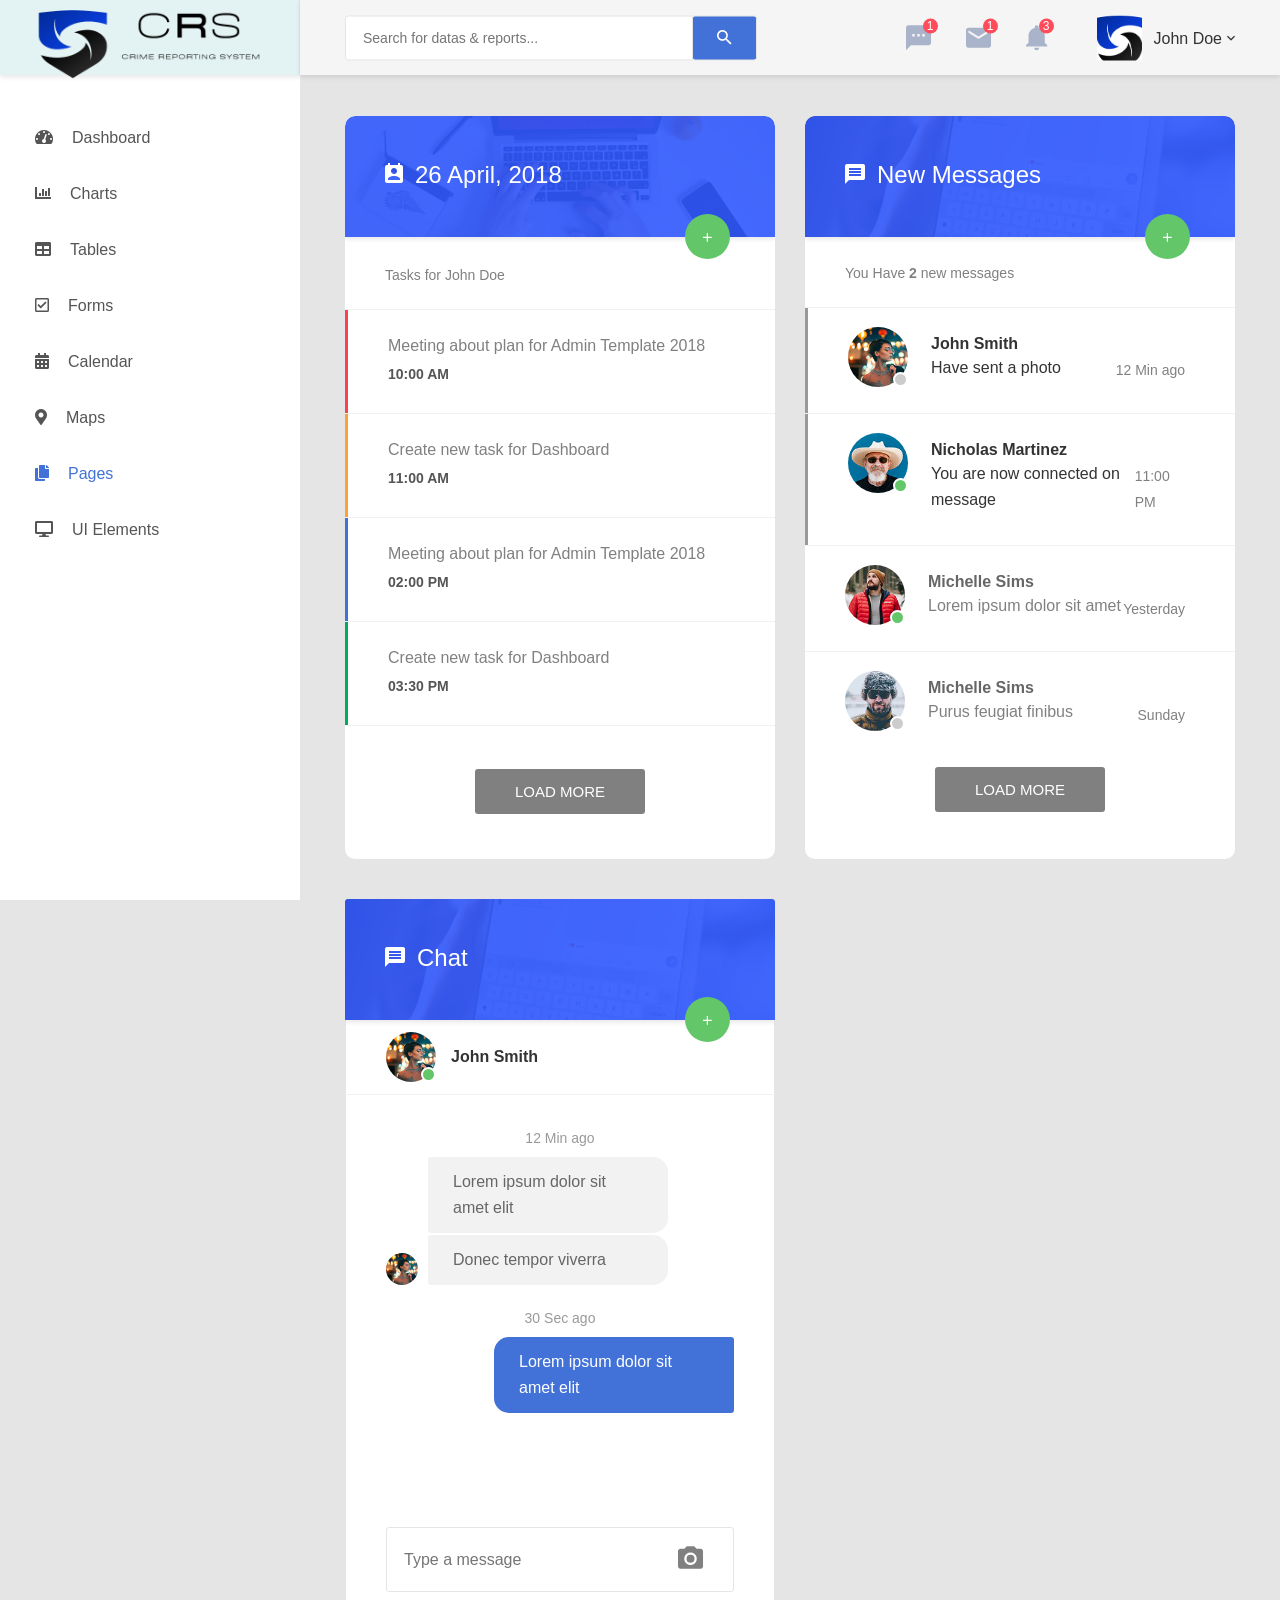
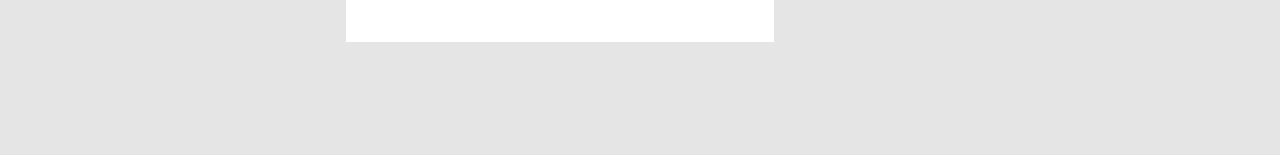
<file: inbox.html>
<!DOCTYPE html>
<html lang="en"

<head>
    <!-- Required meta tags-->
    <meta charset="UTF-8">
    <meta name="viewport" content="width=device-width, initial-scale=1, shrink-to-fit=no">
    <meta name="description" content="au theme template">
    <meta name="author" content="Hau Nguyen">
    <meta name="keywords" content="au theme template">

    <!-- Title Page-->
    <title>Inbox</title>

    <!-- Fontfaces CSS-->
    <link href="css/font-face.css" rel="stylesheet" media="all">
    <link href="vendor/font-awesome-4.7/css/font-awesome.min.css" rel="stylesheet" media="all">
    <link href="vendor/font-awesome-5/css/fontawesome-all.min.css" rel="stylesheet" media="all">
    <link href="vendor/mdi-font/css/material-design-iconic-font.min.css" rel="stylesheet" media="all">

    <!-- Bootstrap CSS-->
    <link href="vendor/bootstrap-4.1/bootstrap.min.css" rel="stylesheet" media="all">

    <!-- Vendor CSS-->
    <link href="vendor/animsition/animsition.min.css" rel="stylesheet" media="all">
    <link href="vendor/bootstrap-progressbar/bootstrap-progressbar-3.3.4.min.css" rel="stylesheet" media="all">
    <link href="vendor/wow/animate.css" rel="stylesheet" media="all">
    <link href="vendor/css-hamburgers/hamburgers.min.css" rel="stylesheet" media="all">
    <link href="vendor/slick/slick.css" rel="stylesheet" media="all">
    <link href="vendor/select2/select2.min.css" rel="stylesheet" media="all">
    <link href="vendor/perfect-scrollbar/perfect-scrollbar.css" rel="stylesheet" media="all">

    <!-- Main CSS-->
    <link href="css/theme.css" rel="stylesheet" media="all">

</head>

<body class="animsition">
    <div class="page-wrapper">
        <!-- HEADER MOBILE-->
        <header class="header-mobile d-block d-lg-none">
            <div class="header-mobile__bar">
                <div class="container-fluid">
                    <div class="header-mobile-inner">
                        <a class="logo" href="index.html">
                            <img src="images/icon/logo.png" alt="CoolAdmin" />
                        </a>
                        <button class="hamburger hamburger--slider" type="button">
                            <span class="hamburger-box">
                                <span class="hamburger-inner"></span>
                            </span>
                        </button>
                    </div>
                </div>
            </div>
            <nav class="navbar-mobile">
                <div class="container-fluid">
                    <ul class="navbar-mobile__list list-unstyled">
                        <li class="has-sub">
                            <a class="js-arrow" href="#">
                                <i class="fas fa-tachometer-alt"></i>Dashboard</a>
                            <ul class="navbar-mobile-sub__list list-unstyled js-sub-list">
                                <li>
                                    <a href="index.html">Dashboard 1</a>
                                </li>
                                <li>
                                    <a href="index2.html">Dashboard 2</a>
                                </li>
                                <li>
                                    <a href="index3.html">Dashboard 3</a>
                                </li>
                                <li>
                                    <a href="index4.html">Dashboard 4</a>
                                </li>
                            </ul>
                        </li>
                        <li>
                            <a href="chart.html">
                                <i class="fas fa-chart-bar"></i>Charts</a>
                        </li>
                        <li>
                            <a href="table.html">
                                <i class="fas fa-table"></i>Tables</a>
                        </li>
                        <li>
                            <a href="form.html">
                                <i class="far fa-check-square"></i>Forms</a>
                        </li>
                        <li>
                            <a href="calendar.html">
                                <i class="fas fa-calendar-alt"></i>Calendar</a>
                        </li>
                        <li>
                            <a href="map.html">
                                <i class="fas fa-map-marker-alt"></i>Maps</a>
                        </li>
                        <li class="has-sub">
                            <a class="js-arrow" href="#">
                                <i class="fas fa-copy"></i>Pages</a>
                            <ul class="navbar-mobile-sub__list list-unstyled js-sub-list">
                                <li>
                                    <a href="login.html">Login</a>
                                </li>
                                <li>
                                    <a href="register.html">Register</a>
                                </li>
                                <li>
                                    <a href="forget-pass.html">Forget Password</a>
                                </li>
                            </ul>
                        </li>
                        <li class="has-sub">
                            <a class="js-arrow" href="#">
                                <i class="fas fa-desktop"></i>UI Elements</a>
                            <ul class="navbar-mobile-sub__list list-unstyled js-sub-list">
                                <li>
                                    <a href="button.html">Button</a>
                                </li>
                                <li>
                                    <a href="badge.html">Badges</a>
                                </li>
                                <li>
                                    <a href="tab.html">Tabs</a>
                                </li>
                                <li>
                                    <a href="card.html">Cards</a>
                                </li>
                                <li>
                                    <a href="alert.html">Alerts</a>
                                </li>
                                <li>
                                    <a href="progress-bar.html">Progress Bars</a>
                                </li>
                                <li>
                                    <a href="modal.html">Modals</a>
                                </li>
                                <li>
                                    <a href="switch.html">Switchs</a>
                                </li>
                                <li>
                                    <a href="grid.html">Grids</a>
                                </li>
                                <li>
                                    <a href="fontawesome.html">Fontawesome Icon</a>
                                </li>
                                <li>
                                    <a href="typo.html">Typography</a>
                                </li>
                            </ul>
                        </li>
                    </ul>
                </div>
            </nav>
        </header>
        <!-- END HEADER MOBILE-->

        <!-- MENU SIDEBAR-->
        <aside class="menu-sidebar d-none d-lg-block">
            <div class="logo">
                <a href="#">
                    <img src="images/icon/logo.png" alt="Cool Admin" />
                </a>
            </div>
            <div class="menu-sidebar__content js-scrollbar1">
                <nav class="navbar-sidebar">
                    <ul class="list-unstyled navbar__list">
                        <li class="has-sub">
                            <a class="js-arrow" href="#">
                                <i class="fas fa-tachometer-alt"></i>Dashboard</a>
                            <ul class="list-unstyled navbar__sub-list js-sub-list">
                                <li>
                                    <a href="index.html">Dashboard 1</a>
                                </li>
                                <li>
                                    <a href="index2.html">Dashboard 2</a>
                                </li>
                                <li>
                                    <a href="index3.html">Dashboard 3</a>
                                </li>
                                <li>
                                    <a href="index4.html">Dashboard 4</a>
                                </li>
                            </ul>
                        </li>
                        <li>
                            <a href="chart.html">
                                <i class="fas fa-chart-bar"></i>Charts</a>
                        </li>
                        <li>
                            <a href="table.html">
                                <i class="fas fa-table"></i>Tables</a>
                        </li>
                        <li>
                            <a href="form.html">
                                <i class="far fa-check-square"></i>Forms</a>
                        </li>
                        <li>
                            <a href="calendar.html">
                                <i class="fas fa-calendar-alt"></i>Calendar</a>
                        </li>
                        <li>
                            <a href="map.html">
                                <i class="fas fa-map-marker-alt"></i>Maps</a>
                        </li>
                        <li class="active has-sub">
                            <a class="js-arrow" href="#">
                                <i class="fas fa-copy"></i>Pages</a>
                            <ul class="list-unstyled navbar__sub-list js-sub-list">
                                <li>
                                    <a href="login.html">Login</a>
                                </li>
                                <li>
                                    <a href="register.html">Register</a>
                                </li>
                                <li>
                                    <a href="forget-pass.html">Forget Password</a>
                                </li>
                            </ul>
                        </li>
                        <li class="has-sub">
                            <a class="js-arrow" href="#">
                                <i class="fas fa-desktop"></i>UI Elements</a>
                            <ul class="list-unstyled navbar__sub-list js-sub-list">
                                <li>
                                    <a href="button.html">Button</a>
                                </li>
                                <li>
                                    <a href="badge.html">Badges</a>
                                </li>
                                <li>
                                    <a href="tab.html">Tabs</a>
                                </li>
                                <li>
                                    <a href="card.html">Cards</a>
                                </li>
                                <li>
                                    <a href="alert.html">Alerts</a>
                                </li>
                                <li>
                                    <a href="progress-bar.html">Progress Bars</a>
                                </li>
                                <li>
                                    <a href="modal.html">Modals</a>
                                </li>
                                <li>
                                    <a href="switch.html">Switchs</a>
                                </li>
                                <li>
                                    <a href="grid.html">Grids</a>
                                </li>
                                <li>
                                    <a href="fontawesome.html">Fontawesome Icon</a>
                                </li>
                                <li>
                                    <a href="typo.html">Typography</a>
                                </li>
                            </ul>
                        </li>
                    </ul>
                </nav>
            </div>
        </aside>
        <!-- END MENU SIDEBAR-->

        <!-- PAGE CONTAINER-->
        <div class="page-container">
            <!-- HEADER DESKTOP-->
            <header class="header-desktop">
                <div class="section__content section__content--p30">
                    <div class="container-fluid">
                        <div class="header-wrap">
                            <form class="form-header" action="" method="POST">
                                <input class="au-input au-input--xl" type="text" name="search" placeholder="Search for datas &amp; reports..." />
                                <button class="au-btn--submit" type="submit">
                                    <i class="zmdi zmdi-search"></i>
                                </button>
                            </form>
                            <div class="header-button">
                                <div class="noti-wrap">
                                    <div class="noti__item js-item-menu">
                                        <i class="zmdi zmdi-comment-more"></i>
                                        <span class="quantity">1</span>
                                        <div class="mess-dropdown js-dropdown">
                                            <div class="mess__title">
                                                <p>You have 2 news message</p>
                                            </div>
                                            <div class="mess__item">
                                                <div class="image img-cir img-40">
                                                    <img src="images/icon/avatar-06.jpg" alt="Michelle Moreno" />
                                                </div>
                                                <div class="content">
                                                    <h6>Michelle Moreno</h6>
                                                    <p>Have sent a photo</p>
                                                    <span class="time">3 min ago</span>
                                                </div>
                                            </div>
                                            <div class="mess__item">
                                                <div class="image img-cir img-40">
                                                    <img src="images/icon/avatar-04.jpg" alt="Diane Myers" />
                                                </div>
                                                <div class="content">
                                                    <h6>Diane Myers</h6>
                                                    <p>You are now connected on message</p>
                                                    <span class="time">Yesterday</span>
                                                </div>
                                            </div>
                                            <div class="mess__footer">
                                                <a href="#">View all messages</a>
                                            </div>
                                        </div>
                                    </div>
                                    <div class="noti__item js-item-menu">
                                        <i class="zmdi zmdi-email"></i>
                                        <span class="quantity">1</span>
                                        <div class="email-dropdown js-dropdown">
                                            <div class="email__title">
                                                <p>You have 3 New Emails</p>
                                            </div>
                                            <div class="email__item">
                                                <div class="image img-cir img-40">
                                                    <img src="images/icon/avatar-06.jpg" alt="Cynthia Harvey" />
                                                </div>
                                                <div class="content">
                                                    <p>Meeting about new dashboard...</p>
                                                    <span>Cynthia Harvey, 3 min ago</span>
                                                </div>
                                            </div>
                                            <div class="email__item">
                                                <div class="image img-cir img-40">
                                                    <img src="images/icon/avatar-05.jpg" alt="Cynthia Harvey" />
                                                </div>
                                                <div class="content">
                                                    <p>Meeting about new dashboard...</p>
                                                    <span>Cynthia Harvey, Yesterday</span>
                                                </div>
                                            </div>
                                            <div class="email__item">
                                                <div class="image img-cir img-40">
                                                    <img src="images/icon/avatar-04.jpg" alt="Cynthia Harvey" />
                                                </div>
                                                <div class="content">
                                                    <p>Meeting about new dashboard...</p>
                                                    <span>Cynthia Harvey, April 12,,2018</span>
                                                </div>
                                            </div>
                                            <div class="email__footer">
                                                <a href="#">See all emails</a>
                                            </div>
                                        </div>
                                    </div>
                                    <div class="noti__item js-item-menu">
                                        <i class="zmdi zmdi-notifications"></i>
                                        <span class="quantity">3</span>
                                        <div class="notifi-dropdown js-dropdown">
                                            <div class="notifi__title">
                                                <p>You have 3 Notifications</p>
                                            </div>
                                            <div class="notifi__item">
                                                <div class="bg-c1 img-cir img-40">
                                                    <i class="zmdi zmdi-email-open"></i>
                                                </div>
                                                <div class="content">
                                                    <p>You got a email notification</p>
                                                    <span class="date">April 12, 2018 06:50</span>
                                                </div>
                                            </div>
                                            <div class="notifi__item">
                                                <div class="bg-c2 img-cir img-40">
                                                    <i class="zmdi zmdi-account-box"></i>
                                                </div>
                                                <div class="content">
                                                    <p>Your account has been blocked</p>
                                                    <span class="date">April 12, 2018 06:50</span>
                                                </div>
                                            </div>
                                            <div class="notifi__item">
                                                <div class="bg-c3 img-cir img-40">
                                                    <i class="zmdi zmdi-file-text"></i>
                                                </div>
                                                <div class="content">
                                                    <p>You got a new file</p>
                                                    <span class="date">April 12, 2018 06:50</span>
                                                </div>
                                            </div>
                                            <div class="notifi__footer">
                                                <a href="#">All notifications</a>
                                            </div>
                                        </div>
                                    </div>
                                </div>
                                <div class="account-wrap">
                                    <div class="account-item clearfix js-item-menu">
                                        <div class="image">
                                            <img src="images/icon/avatar-01.jpg" alt="John Doe" />
                                        </div>
                                        <div class="content">
                                            <a class="js-acc-btn" href="#">john doe</a>
                                        </div>
                                        <div class="account-dropdown js-dropdown">
                                            <div class="info clearfix">
                                                <div class="image">
                                                    <a href="#">
                                                        <img src="images/icon/avatar-01.jpg" alt="John Doe" />
                                                    </a>
                                                </div>
                                                <div class="content">
                                                    <h5 class="name">
                                                        <a href="#">john doe</a>
                                                    </h5>
                                                    <span class="email">johndoe@example.com</span>
                                                </div>
                                            </div>
                                            <div class="account-dropdown__body">
                                                <div class="account-dropdown__item">
                                                    <a href="#">
                                                        <i class="zmdi zmdi-account"></i>Account</a>
                                                </div>
                                                <div class="account-dropdown__item">
                                                    <a href="#">
                                                        <i class="zmdi zmdi-settings"></i>Setting</a>
                                                </div>
                                                <div class="account-dropdown__item">
                                                    <a href="#">
                                                        <i class="zmdi zmdi-money-box"></i>Billing</a>
                                                </div>
                                            </div>
                                            <div class="account-dropdown__footer">
                                                <a href="#">
                                                    <i class="zmdi zmdi-power"></i>Logout</a>
                                            </div>
                                        </div>
                                    </div>
                                </div>
                            </div>
                        </div>
                    </div>
                </div>
            </header>
            <!-- END HEADER DESKTOP-->

            <!-- MAIN CONTENT-->
            <div class="main-content">
                <div class="section__content section__content--p30">
                    <div class="container-fluid">
                        <div class="row">
                            <div class="col-lg-6">
                                <div class="au-card au-card--no-shadow au-card--no-pad m-b-40">
                                    <div class="au-card-title" style="background-image:url('images/bg-title-01.jpg');">
                                        <div class="bg-overlay bg-overlay--blue"></div>
                                        <h3>
                                            <i class="zmdi zmdi-account-calendar"></i>26 April, 2018</h3>
                                        <button class="au-btn-plus">
                                            <i class="zmdi zmdi-plus"></i>
                                        </button>
                                    </div>
                                    <div class="au-task js-list-load">
                                        <div class="au-task__title">
                                            <p>Tasks for John Doe</p>
                                        </div>
                                        <div class="au-task-list js-scrollbar3">
                                            <div class="au-task__item au-task__item--danger">
                                                <div class="au-task__item-inner">
                                                    <h5 class="task">
                                                        <a href="#">Meeting about plan for Admin Template 2018</a>
                                                    </h5>
                                                    <span class="time">10:00 AM</span>
                                                </div>
                                            </div>
                                            <div class="au-task__item au-task__item--warning">
                                                <div class="au-task__item-inner">
                                                    <h5 class="task">
                                                        <a href="#">Create new task for Dashboard</a>
                                                    </h5>
                                                    <span class="time">11:00 AM</span>
                                                </div>
                                            </div>
                                            <div class="au-task__item au-task__item--primary">
                                                <div class="au-task__item-inner">
                                                    <h5 class="task">
                                                        <a href="#">Meeting about plan for Admin Template 2018</a>
                                                    </h5>
                                                    <span class="time">02:00 PM</span>
                                                </div>
                                            </div>
                                            <div class="au-task__item au-task__item--success">
                                                <div class="au-task__item-inner">
                                                    <h5 class="task">
                                                        <a href="#">Create new task for Dashboard</a>
                                                    </h5>
                                                    <span class="time">03:30 PM</span>
                                                </div>
                                            </div>
                                            <div class="au-task__item au-task__item--danger js-load-item">
                                                <div class="au-task__item-inner">
                                                    <h5 class="task">
                                                        <a href="#">Meeting about plan for Admin Template 2018</a>
                                                    </h5>
                                                    <span class="time">10:00 AM</span>
                                                </div>
                                            </div>
                                            <div class="au-task__item au-task__item--warning js-load-item">
                                                <div class="au-task__item-inner">
                                                    <h5 class="task">
                                                        <a href="#">Create new task for Dashboard</a>
                                                    </h5>
                                                    <span class="time">11:00 AM</span>
                                                </div>
                                            </div>
                                        </div>
                                        <div class="au-task__footer">
                                            <button class="au-btn au-btn-load js-load-btn">load more</button>
                                        </div>
                                    </div>
                                </div>
                            </div>
                            <div class="col-lg-6">
                                <div class="au-card au-card--no-shadow au-card--no-pad m-b-40">
                                    <div class="au-card-title" style="background-image:url('images/bg-title-02.jpg');">
                                        <div class="bg-overlay bg-overlay--blue"></div>
                                        <h3>
                                            <i class="zmdi zmdi-comment-text"></i>New Messages</h3>
                                        <button class="au-btn-plus">
                                            <i class="zmdi zmdi-plus"></i>
                                        </button>
                                    </div>
                                    <div class="au-inbox-wrap js-inbox-wrap">
                                        <div class="au-message js-list-load">
                                            <div class="au-message__noti">
                                                <p>You Have
                                                    <span>2</span>

                                                    new messages
                                                </p>
                                            </div>
                                            <div class="au-message-list">
                                                <div class="au-message__item unread">
                                                    <div class="au-message__item-inner">
                                                        <div class="au-message__item-text">
                                                            <div class="avatar-wrap">
                                                                <div class="avatar">
                                                                    <img src="images/icon/avatar-02.jpg" alt="John Smith">
                                                                </div>
                                                            </div>
                                                            <div class="text">
                                                                <h5 class="name">John Smith</h5>
                                                                <p>Have sent a photo</p>
                                                            </div>
                                                        </div>
                                                        <div class="au-message__item-time">
                                                            <span>12 Min ago</span>
                                                        </div>
                                                    </div>
                                                </div>
                                                <div class="au-message__item unread">
                                                    <div class="au-message__item-inner">
                                                        <div class="au-message__item-text">
                                                            <div class="avatar-wrap online">
                                                                <div class="avatar">
                                                                    <img src="images/icon/avatar-03.jpg" alt="Nicholas Martinez">
                                                                </div>
                                                            </div>
                                                            <div class="text">
                                                                <h5 class="name">Nicholas Martinez</h5>
                                                                <p>You are now connected on message</p>
                                                            </div>
                                                        </div>
                                                        <div class="au-message__item-time">
                                                            <span>11:00 PM</span>
                                                        </div>
                                                    </div>
                                                </div>
                                                <div class="au-message__item">
                                                    <div class="au-message__item-inner">
                                                        <div class="au-message__item-text">
                                                            <div class="avatar-wrap online">
                                                                <div class="avatar">
                                                                    <img src="images/icon/avatar-04.jpg" alt="Michelle Sims">
                                                                </div>
                                                            </div>
                                                            <div class="text">
                                                                <h5 class="name">Michelle Sims</h5>
                                                                <p>Lorem ipsum dolor sit amet</p>
                                                            </div>
                                                        </div>
                                                        <div class="au-message__item-time">
                                                            <span>Yesterday</span>
                                                        </div>
                                                    </div>
                                                </div>
                                                <div class="au-message__item">
                                                    <div class="au-message__item-inner">
                                                        <div class="au-message__item-text">
                                                            <div class="avatar-wrap">
                                                                <div class="avatar">
                                                                    <img src="images/icon/avatar-05.jpg" alt="Michelle Sims">
                                                                </div>
                                                            </div>
                                                            <div class="text">
                                                                <h5 class="name">Michelle Sims</h5>
                                                                <p>Purus feugiat finibus</p>
                                                            </div>
                                                        </div>
                                                        <div class="au-message__item-time">
                                                            <span>Sunday</span>
                                                        </div>
                                                    </div>
                                                </div>
                                                <div class="au-message__item js-load-item">
                                                    <div class="au-message__item-inner">
                                                        <div class="au-message__item-text">
                                                            <div class="avatar-wrap online">
                                                                <div class="avatar">
                                                                    <img src="images/icon/avatar-04.jpg" alt="Michelle Sims">
                                                                </div>
                                                            </div>
                                                            <div class="text">
                                                                <h5 class="name">Michelle Sims</h5>
                                                                <p>Lorem ipsum dolor sit amet</p>
                                                            </div>
                                                        </div>
                                                        <div class="au-message__item-time">
                                                            <span>Yesterday</span>
                                                        </div>
                                                    </div>
                                                </div>
                                                <div class="au-message__item js-load-item">
                                                    <div class="au-message__item-inner">
                                                        <div class="au-message__item-text">
                                                            <div class="avatar-wrap">
                                                                <div class="avatar">
                                                                    <img src="images/icon/avatar-05.jpg" alt="Michelle Sims">
                                                                </div>
                                                            </div>
                                                            <div class="text">
                                                                <h5 class="name">Michelle Sims</h5>
                                                                <p>Purus feugiat finibus</p>
                                                            </div>
                                                        </div>
                                                        <div class="au-message__item-time">
                                                            <span>Sunday</span>
                                                        </div>
                                                    </div>
                                                </div>
                                            </div>
                                            <div class="au-message__footer">
                                                <button class="au-btn au-btn-load js-load-btn">load more</button>
                                            </div>
                                        </div>
                                        <div class="au-chat">
                                            <div class="au-chat__title">
                                                <div class="au-chat-info">
                                                    <div class="avatar-wrap online">
                                                        <div class="avatar avatar--small">
                                                            <img src="images/icon/avatar-02.jpg" alt="John Smith">
                                                        </div>
                                                    </div>
                                                    <span class="nick">
                                                        <a href="#">John Smith</a>
                                                    </span>
                                                </div>
                                            </div>
                                            <div class="au-chat__content">
                                                <div class="recei-mess-wrap">
                                                    <span class="mess-time">12 Min ago</span>
                                                    <div class="recei-mess__inner">
                                                        <div class="avatar avatar--tiny">
                                                            <img src="images/icon/avatar-02.jpg" alt="John Smith">
                                                        </div>
                                                        <div class="recei-mess-list">
                                                            <div class="recei-mess">Lorem ipsum dolor sit amet, consectetur adipiscing elit non iaculis</div>
                                                            <div class="recei-mess">Donec tempor, sapien ac viverra</div>
                                                        </div>
                                                    </div>
                                                </div>
                                                <div class="send-mess-wrap">
                                                    <span class="mess-time">30 Sec ago</span>
                                                    <div class="send-mess__inner">
                                                        <div class="send-mess-list">
                                                            <div class="send-mess">Lorem ipsum dolor sit amet, consectetur adipiscing elit non iaculis</div>
                                                        </div>
                                                    </div>
                                                </div>
                                            </div>
                                            <div class="au-chat-textfield">
                                                <form class="au-form-icon">
                                                    <input class="au-input au-input--full au-input--h65" type="text" placeholder="Type a message">
                                                    <button class="au-input-icon">
                                                        <i class="zmdi zmdi-camera"></i>
                                                    </button>
                                                </form>
                                            </div>
                                        </div>
                                    </div>
                                </div>
                            </div>
                            <div class="col-lg-6">
                                <div class="au-card au-card--no-shadow au-card--no-pad m-b-40 au-card--border">
                                    <div class="au-card-title" style="background-image:url('images/bg-title-02.jpg');">
                                        <div class="bg-overlay bg-overlay--blue"></div>
                                        <h3>
                                            <i class="zmdi zmdi-comment-text"></i>Chat</h3>
                                        <button class="au-btn-plus">
                                            <i class="zmdi zmdi-plus"></i>
                                        </button>
                                    </div>
                                    <div class="au-inbox-wrap">
                                        <div class="au-chat au-chat--border">
                                            <div class="au-chat__title">
                                                <div class="au-chat-info">
                                                    <div class="avatar-wrap online">
                                                        <div class="avatar avatar--small">
                                                            <img src="images/icon/avatar-02.jpg" alt="John Smith">
                                                        </div>
                                                    </div>
                                                    <span class="nick">
                                                        <a href="#">John Smith</a>
                                                    </span>
                                                </div>
                                            </div>
                                            <div class="au-chat__content au-chat__content2 js-scrollbar5">
                                                <div class="recei-mess-wrap">
                                                    <span class="mess-time">12 Min ago</span>
                                                    <div class="recei-mess__inner">
                                                        <div class="avatar avatar--tiny">
                                                            <img src="images/icon/avatar-02.jpg" alt="John Smith">
                                                        </div>
                                                        <div class="recei-mess-list">
                                                            <div class="recei-mess">Lorem ipsum dolor sit amet elit</div>
                                                            <div class="recei-mess">Donec tempor viverra</div>
                                                        </div>
                                                    </div>
                                                </div>
                                                <div class="send-mess-wrap">
                                                    <span class="mess-time">30 Sec ago</span>
                                                    <div class="send-mess__inner">
                                                        <div class="send-mess-list">
                                                            <div class="send-mess">Lorem ipsum dolor sit amet elit</div>
                                                        </div>
                                                    </div>
                                                </div>
                                            </div>
                                            <div class="au-chat-textfield">
                                                <form class="au-form-icon">
                                                    <input class="au-input au-input--full au-input--h65" type="text" placeholder="Type a message">
                                                    <button class="au-input-icon">
                                                        <i class="zmdi zmdi-camera"></i>
                                                    </button>
                                                </form>
                                            </div>
                                        </div>
                                    </div>
                                </div>
                            </div>
                        </div>
                    </div>
                </div>
            </div>
        </div>
        <!-- END PAGE CONTAINER-->

    </div>

    <!-- Jquery JS-->
    <script src="vendor/jquery-3.2.1.min.js"></script>
    <!-- Bootstrap JS-->
    <script src="vendor/bootstrap-4.1/popper.min.js"></script>
    <script src="vendor/bootstrap-4.1/bootstrap.min.js"></script>
    <!-- Vendor JS       -->
    <script src="vendor/slick/slick.min.js">
    </script>
    <script src="vendor/wow/wow.min.js"></script>
    <script src="vendor/animsition/animsition.min.js"></script>
    <script src="vendor/bootstrap-progressbar/bootstrap-progressbar.min.js">
    </script>
    <script src="vendor/counter-up/jquery.waypoints.min.js"></script>
    <script src="vendor/counter-up/jquery.counterup.min.js">
    </script>
    <script src="vendor/circle-progress/circle-progress.min.js"></script>
    <script src="vendor/perfect-scrollbar/perfect-scrollbar.js"></script>
    <script src="vendor/chartjs/Chart.bundle.min.js"></script>
    <script src="vendor/select2/select2.min.js">
    </script>

    <!-- Main JS-->
    <script src="js/main.js"></script>

</body>

</html>
<!-- end document-->
</file>
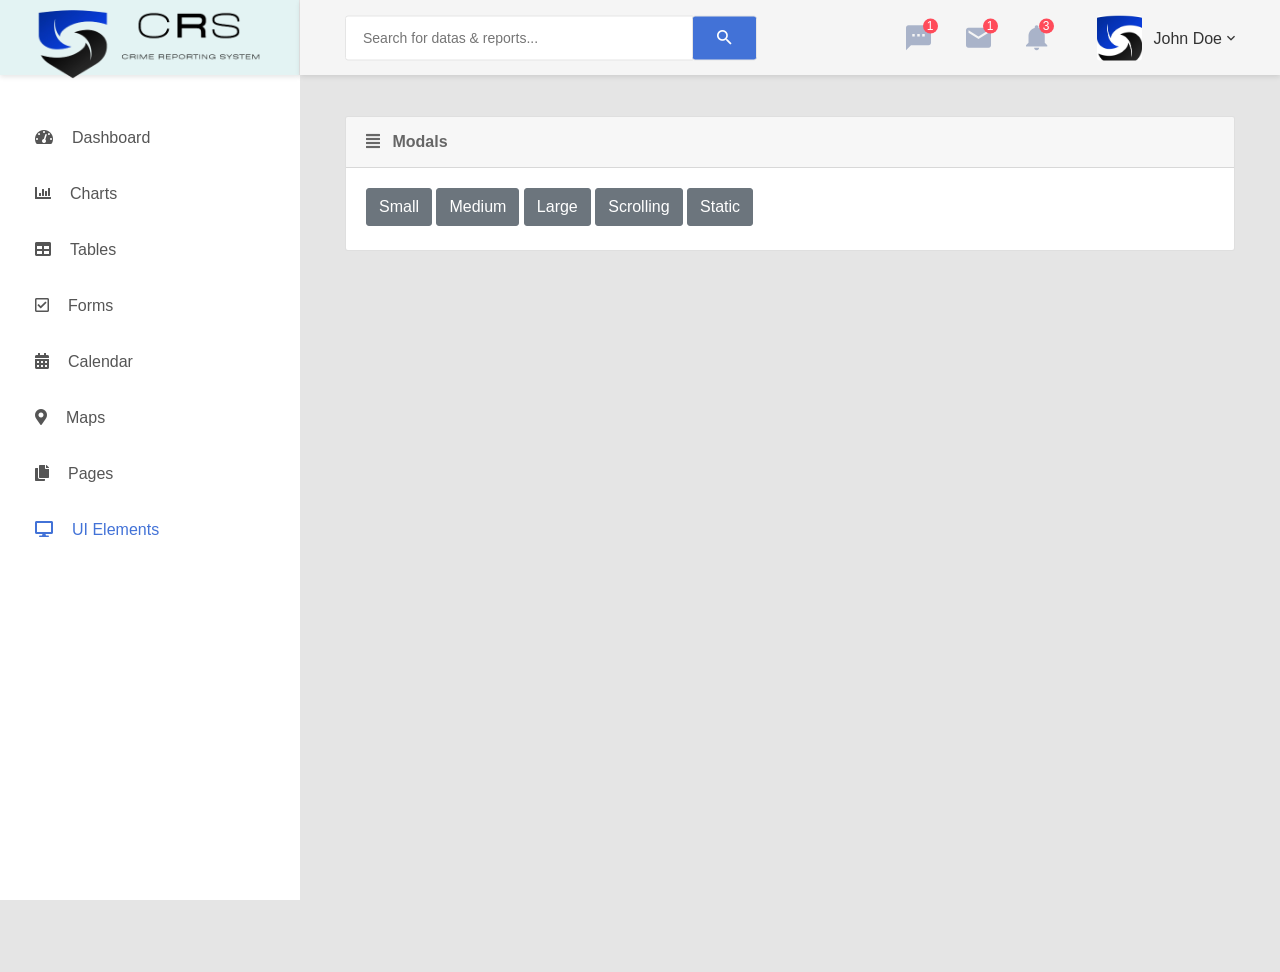
<file: modal.html>
<!DOCTYPE html>
<html lang="en">

<head>
	<!-- Required meta tags-->
	<meta charset="UTF-8">
	<meta name="viewport" content="width=device-width, initial-scale=1, shrink-to-fit=no">
	<meta name="description" content="au theme template">
	<meta name="author" content="Hau Nguyen">
	<meta name="keywords" content="au theme template">

	<!-- Title Page-->
	<title>Modal</title>

	<!-- Fontfaces CSS-->
	<link href="css/font-face.css" rel="stylesheet" media="all">
	<link href="vendor/font-awesome-4.7/css/font-awesome.min.css" rel="stylesheet" media="all">
	<link href="vendor/font-awesome-5/css/fontawesome-all.min.css" rel="stylesheet" media="all">
	<link href="vendor/mdi-font/css/material-design-iconic-font.min.css" rel="stylesheet" media="all">

	<!-- Bootstrap CSS-->
	<link href="vendor/bootstrap-4.1/bootstrap.min.css" rel="stylesheet" media="all">

	<!-- Vendor CSS-->
	<link href="vendor/animsition/animsition.min.css" rel="stylesheet" media="all">
	<link href="vendor/bootstrap-progressbar/bootstrap-progressbar-3.3.4.min.css" rel="stylesheet" media="all">
	<link href="vendor/wow/animate.css" rel="stylesheet" media="all">
	<link href="vendor/css-hamburgers/hamburgers.min.css" rel="stylesheet" media="all">
	<link href="vendor/slick/slick.css" rel="stylesheet" media="all">
	<link href="vendor/select2/select2.min.css" rel="stylesheet" media="all">
	<link href="vendor/perfect-scrollbar/perfect-scrollbar.css" rel="stylesheet" media="all">

	<!-- Main CSS-->
	<link href="css/theme.css" rel="stylesheet" media="all">

</head>

<body class="animsition">
	<div class="page-wrapper">
		<!-- HEADER MOBILE-->
		<header class="header-mobile d-block d-lg-none">
			<div class="header-mobile__bar">
				<div class="container-fluid">
					<div class="header-mobile-inner">
						<a class="logo" href="index.html">
							<img src="images/icon/logo.png" alt="CoolAdmin" />
						</a>
						<button class="hamburger hamburger--slider" type="button">
							<span class="hamburger-box">
								<span class="hamburger-inner"></span>
							</span>
						</button>
					</div>
				</div>
			</div>
			<nav class="navbar-mobile">
				<div class="container-fluid">
					<ul class="navbar-mobile__list list-unstyled">
						<li class="has-sub">
							<a class="js-arrow" href="#">
								<i class="fas fa-tachometer-alt"></i>Dashboard</a>
							<ul class="navbar-mobile-sub__list list-unstyled js-sub-list">
								<li>
									<a href="index.html">Dashboard 1</a>
								</li>
								<li>
									<a href="index2.html">Dashboard 2</a>
								</li>
								<li>
									<a href="index3.html">Dashboard 3</a>
								</li>
								<li>
									<a href="index4.html">Dashboard 4</a>
								</li>
							</ul>
						</li>
						<li>
							<a href="chart.html">
								<i class="fas fa-chart-bar"></i>Charts</a>
						</li>
						<li>
							<a href="table.html">
								<i class="fas fa-table"></i>Tables</a>
						</li>
						<li>
							<a href="form.html">
								<i class="far fa-check-square"></i>Forms</a>
						</li>
						<li>
							<a href="calendar.html">
								<i class="fas fa-calendar-alt"></i>Calendar</a>
						</li>
						<li>
							<a href="map.html">
								<i class="fas fa-map-marker-alt"></i>Maps</a>
						</li>
						<li class="has-sub">
							<a class="js-arrow" href="#">
								<i class="fas fa-copy"></i>Pages</a>
							<ul class="navbar-mobile-sub__list list-unstyled js-sub-list">
								<li>
									<a href="login.html">Login</a>
								</li>
								<li>
									<a href="register.html">Register</a>
								</li>
								<li>
									<a href="forget-pass.html">Forget Password</a>
								</li>
							</ul>
						</li>
						<li class="has-sub">
							<a class="js-arrow" href="#">
								<i class="fas fa-desktop"></i>UI Elements</a>
							<ul class="navbar-mobile-sub__list list-unstyled js-sub-list">
								<li>
									<a href="button.html">Button</a>
								</li>
								<li>
									<a href="badge.html">Badges</a>
								</li>
								<li>
									<a href="tab.html">Tabs</a>
								</li>
								<li>
									<a href="card.html">Cards</a>
								</li>
								<li>
									<a href="alert.html">Alerts</a>
								</li>
								<li>
									<a href="progress-bar.html">Progress Bars</a>
								</li>
								<li>
									<a href="modal.html">Modals</a>
								</li>
								<li>
									<a href="switch.html">Switchs</a>
								</li>
								<li>
									<a href="grid.html">Grids</a>
								</li>
								<li>
									<a href="fontawesome.html">Fontawesome Icon</a>
								</li>
								<li>
									<a href="typo.html">Typography</a>
								</li>
							</ul>
						</li>
					</ul>
				</div>
			</nav>
		</header>
		<!-- END HEADER MOBILE-->

		<!-- MENU SIDEBAR-->
		<aside class="menu-sidebar d-none d-lg-block">
			<div class="logo">
				<a href="#">
					<img src="images/icon/logo.png" alt="Cool Admin" />
				</a>
			</div>
			<div class="menu-sidebar__content js-scrollbar1">
				<nav class="navbar-sidebar">
					<ul class="list-unstyled navbar__list">
						<li class="has-sub">
							<a class="js-arrow" href="#">
								<i class="fas fa-tachometer-alt"></i>Dashboard</a>
							<ul class="list-unstyled navbar__sub-list js-sub-list">
								<li>
									<a href="index.html">Dashboard 1</a>
								</li>
								<li>
									<a href="index2.html">Dashboard 2</a>
								</li>
								<li>
									<a href="index3.html">Dashboard 3</a>
								</li>
								<li>
									<a href="index4.html">Dashboard 4</a>
								</li>
							</ul>
						</li>
						<li>
							<a href="chart.html">
								<i class="fas fa-chart-bar"></i>Charts</a>
						</li>
						<li>
							<a href="table.html">
								<i class="fas fa-table"></i>Tables</a>
						</li>
						<li>
							<a href="form.html">
								<i class="far fa-check-square"></i>Forms</a>
						</li>
						<li>
							<a href="calendar.html">
								<i class="fas fa-calendar-alt"></i>Calendar</a>
						</li>
						<li>
							<a href="map.html">
								<i class="fas fa-map-marker-alt"></i>Maps</a>
						</li>
						<li class="has-sub">
							<a class="js-arrow" href="#">
								<i class="fas fa-copy"></i>Pages</a>
							<ul class="list-unstyled navbar__sub-list js-sub-list">
								<li>
									<a href="login.html">Login</a>
								</li>
								<li>
									<a href="register.html">Register</a>
								</li>
								<li>
									<a href="forget-pass.html">Forget Password</a>
								</li>
							</ul>
						</li>
						<li class="active has-sub">
							<a class="js-arrow" href="#">
								<i class="fas fa-desktop"></i>UI Elements</a>
							<ul class="list-unstyled navbar__sub-list js-sub-list">
								<li>
									<a href="button.html">Button</a>
								</li>
								<li>
									<a href="badge.html">Badges</a>
								</li>
								<li>
									<a href="tab.html">Tabs</a>
								</li>
								<li>
									<a href="card.html">Cards</a>
								</li>
								<li>
									<a href="alert.html">Alerts</a>
								</li>
								<li>
									<a href="progress-bar.html">Progress Bars</a>
								</li>
								<li>
									<a href="modal.html">Modals</a>
								</li>
								<li>
									<a href="switch.html">Switchs</a>
								</li>
								<li>
									<a href="grid.html">Grids</a>
								</li>
								<li>
									<a href="fontawesome.html">Fontawesome Icon</a>
								</li>
								<li>
									<a href="typo.html">Typography</a>
								</li>
							</ul>
						</li>
					</ul>
				</nav>
			</div>
		</aside>
		<!-- END MENU SIDEBAR-->

		<!-- PAGE CONTAINER-->
		<div class="page-container">
			<!-- HEADER DESKTOP-->
			<header class="header-desktop">
				<div class="section__content section__content--p30">
					<div class="container-fluid">
						<div class="header-wrap">
							<form class="form-header" action="" method="POST">
								<input class="au-input au-input--xl" type="text" name="search" placeholder="Search for datas &amp; reports..." />
								<button class="au-btn--submit" type="submit">
									<i class="zmdi zmdi-search"></i>
								</button>
							</form>
							<div class="header-button">
								<div class="noti-wrap">
									<div class="noti__item js-item-menu">
										<i class="zmdi zmdi-comment-more"></i>
										<span class="quantity">1</span>
										<div class="mess-dropdown js-dropdown">
											<div class="mess__title">
												<p>You have 2 news message</p>
											</div>
											<div class="mess__item">
												<div class="image img-cir img-40">
													<img src="images/icon/avatar-06.jpg" alt="Michelle Moreno" />
												</div>
												<div class="content">
													<h6>Michelle Moreno</h6>
													<p>Have sent a photo</p>
													<span class="time">3 min ago</span>
												</div>
											</div>
											<div class="mess__item">
												<div class="image img-cir img-40">
													<img src="images/icon/avatar-04.jpg" alt="Diane Myers" />
												</div>
												<div class="content">
													<h6>Diane Myers</h6>
													<p>You are now connected on message</p>
													<span class="time">Yesterday</span>
												</div>
											</div>
											<div class="mess__footer">
												<a href="#">View all messages</a>
											</div>
										</div>
									</div>
									<div class="noti__item js-item-menu">
										<i class="zmdi zmdi-email"></i>
										<span class="quantity">1</span>
										<div class="email-dropdown js-dropdown">
											<div class="email__title">
												<p>You have 3 New Emails</p>
											</div>
											<div class="email__item">
												<div class="image img-cir img-40">
													<img src="images/icon/avatar-06.jpg" alt="Cynthia Harvey" />
												</div>
												<div class="content">
													<p>Meeting about new dashboard...</p>
													<span>Cynthia Harvey, 3 min ago</span>
												</div>
											</div>
											<div class="email__item">
												<div class="image img-cir img-40">
													<img src="images/icon/avatar-05.jpg" alt="Cynthia Harvey" />
												</div>
												<div class="content">
													<p>Meeting about new dashboard...</p>
													<span>Cynthia Harvey, Yesterday</span>
												</div>
											</div>
											<div class="email__item">
												<div class="image img-cir img-40">
													<img src="images/icon/avatar-04.jpg" alt="Cynthia Harvey" />
												</div>
												<div class="content">
													<p>Meeting about new dashboard...</p>
													<span>Cynthia Harvey, April 12,,2018</span>
												</div>
											</div>
											<div class="email__footer">
												<a href="#">See all emails</a>
											</div>
										</div>
									</div>
									<div class="noti__item js-item-menu">
										<i class="zmdi zmdi-notifications"></i>
										<span class="quantity">3</span>
										<div class="notifi-dropdown js-dropdown">
											<div class="notifi__title">
												<p>You have 3 Notifications</p>
											</div>
											<div class="notifi__item">
												<div class="bg-c1 img-cir img-40">
													<i class="zmdi zmdi-email-open"></i>
												</div>
												<div class="content">
													<p>You got a email notification</p>
													<span class="date">April 12, 2018 06:50</span>
												</div>
											</div>
											<div class="notifi__item">
												<div class="bg-c2 img-cir img-40">
													<i class="zmdi zmdi-account-box"></i>
												</div>
												<div class="content">
													<p>Your account has been blocked</p>
													<span class="date">April 12, 2018 06:50</span>
												</div>
											</div>
											<div class="notifi__item">
												<div class="bg-c3 img-cir img-40">
													<i class="zmdi zmdi-file-text"></i>
												</div>
												<div class="content">
													<p>You got a new file</p>
													<span class="date">April 12, 2018 06:50</span>
												</div>
											</div>
											<div class="notifi__footer">
												<a href="#">All notifications</a>
											</div>
										</div>
									</div>
								</div>
								<div class="account-wrap">
									<div class="account-item clearfix js-item-menu">
										<div class="image">
											<img src="images/icon/avatar-01.jpg" alt="John Doe" />
										</div>
										<div class="content">
											<a class="js-acc-btn" href="#">john doe</a>
										</div>
										<div class="account-dropdown js-dropdown">
											<div class="info clearfix">
												<div class="image">
													<a href="#">
														<img src="images/icon/avatar-01.jpg" alt="John Doe" />
													</a>
												</div>
												<div class="content">
													<h5 class="name">
														<a href="#">john doe</a>
													</h5>
													<span class="email">johndoe@example.com</span>
												</div>
											</div>
											<div class="account-dropdown__body">
												<div class="account-dropdown__item">
													<a href="#">
														<i class="zmdi zmdi-account"></i>Account</a>
												</div>
												<div class="account-dropdown__item">
													<a href="#">
														<i class="zmdi zmdi-settings"></i>Setting</a>
												</div>
												<div class="account-dropdown__item">
													<a href="#">
														<i class="zmdi zmdi-money-box"></i>Billing</a>
												</div>
											</div>
											<div class="account-dropdown__footer">
												<a href="#">
													<i class="zmdi zmdi-power"></i>Logout</a>
											</div>
										</div>
									</div>
								</div>
							</div>
						</div>
					</div>
				</div>
			</header>
			<!-- END HEADER DESKTOP-->

			<!-- MAIN CONTENT-->
			<div class="main-content">
				<div class="section__content section__content--p30">
					<div class="container-fluid">
						<div class="row">
							<div class="col-md-12">
								<div class="card">
									<div class="card-header">
										<i class="mr-2 fa fa-align-justify"></i>
										<strong class="card-title" v-if="headerText">Modals</strong>
									</div>
									<div class="card-body">

										<!-- Button trigger modal -->
										<button type="button" class="btn btn-secondary mb-1" data-toggle="modal" data-target="#smallmodal">
											Small
										</button>

										<button type="button" class="btn btn-secondary mb-1" data-toggle="modal" data-target="#mediumModal">
											Medium
										</button>
										<button type="button" class="btn btn-secondary mb-1" data-toggle="modal" data-target="#largeModal">
											Large
										</button>
										<button type="button" class="btn btn-secondary mb-1" data-toggle="modal" data-target="#scrollmodal">
											Scrolling
										</button>
										<button type="button" class="btn btn-secondary mb-1" data-toggle="modal" data-target="#staticModal">
											Static
										</button>

									</div>
								</div>






							</div>
						</div>
					</div>
				</div>
			</div>
			<!-- modal small -->
			<div class="modal fade" id="smallmodal" tabindex="-1" role="dialog" aria-labelledby="smallmodalLabel" aria-hidden="true">
				<div class="modal-dialog modal-sm" role="document">
					<div class="modal-content">
						<div class="modal-header">
							<h5 class="modal-title" id="smallmodalLabel">Small Modal</h5>
							<button type="button" class="close" data-dismiss="modal" aria-label="Close">
								<span aria-hidden="true">&times;</span>
							</button>
						</div>
						<div class="modal-body">
							<p>
								There are three species of zebras: the plains zebra, the mountain zebra and the Grévy's zebra. The plains zebra and the mountain
								zebra belong to the subgenus Hippotigris, but Grévy's zebra is the sole species of subgenus Dolichohippus. The latter
								resembles an ass, to which it is closely related, while the former two are more horse-like. All three belong to the
								genus Equus, along with other living equids.
							</p>
						</div>
						<div class="modal-footer">
							<button type="button" class="btn btn-secondary" data-dismiss="modal">Cancel</button>
							<button type="button" class="btn btn-primary">Confirm</button>
						</div>
					</div>
				</div>
			</div>
			<!-- end modal small -->

			<!-- modal medium -->
			<div class="modal fade" id="mediumModal" tabindex="-1" role="dialog" aria-labelledby="mediumModalLabel" aria-hidden="true">
				<div class="modal-dialog modal-lg" role="document">
					<div class="modal-content">
						<div class="modal-header">
							<h5 class="modal-title" id="mediumModalLabel">Medium Modal</h5>
							<button type="button" class="close" data-dismiss="modal" aria-label="Close">
								<span aria-hidden="true">&times;</span>
							</button>
						</div>
						<div class="modal-body">
							<p>
								There are three species of zebras: the plains zebra, the mountain zebra and the Grévy's zebra. The plains zebra and the mountain
								zebra belong to the subgenus Hippotigris, but Grévy's zebra is the sole species of subgenus Dolichohippus. The latter
								resembles an ass, to which it is closely related, while the former two are more horse-like. All three belong to the
								genus Equus, along with other living equids.
							</p>
						</div>
						<div class="modal-footer">
							<button type="button" class="btn btn-secondary" data-dismiss="modal">Cancel</button>
							<button type="button" class="btn btn-primary">Confirm</button>
						</div>
					</div>
				</div>
			</div>
			<!-- end modal medium -->

			<!-- modal large -->
			<div class="modal fade" id="largeModal" tabindex="-1" role="dialog" aria-labelledby="largeModalLabel" aria-hidden="true">
				<div class="modal-dialog modal-lg" role="document">
					<div class="modal-content">
						<div class="modal-header">
							<h5 class="modal-title" id="largeModalLabel">Large Modal</h5>
							<button type="button" class="close" data-dismiss="modal" aria-label="Close">
								<span aria-hidden="true">&times;</span>
							</button>
						</div>
						<div class="modal-body">
							<p>
								There are three species of zebras: the plains zebra, the mountain zebra and the Grévy's zebra. The plains zebra and the mountain
								zebra belong to the subgenus Hippotigris, but Grévy's zebra is the sole species of subgenus Dolichohippus. The latter
								resembles an ass, to which it is closely related, while the former two are more horse-like. All three belong to the
								genus Equus, along with other living equids.
							</p>
						</div>
						<div class="modal-footer">
							<button type="button" class="btn btn-secondary" data-dismiss="modal">Cancel</button>
							<button type="button" class="btn btn-primary">Confirm</button>
						</div>
					</div>
				</div>
			</div>
			<!-- end modal large -->

			<!-- modal scroll -->
			<div class="modal fade" id="scrollmodal" tabindex="-1" role="dialog" aria-labelledby="scrollmodalLabel" aria-hidden="true">
				<div class="modal-dialog modal-lg" role="document">
					<div class="modal-content">
						<div class="modal-header">
							<h5 class="modal-title" id="scrollmodalLabel">Scrolling Long Content Modal</h5>
							<button type="button" class="close" data-dismiss="modal" aria-label="Close">
								<span aria-hidden="true">&times;</span>
							</button>
						</div>
						<div class="modal-body">
							<p>
								Cras mattis consectetur purus sit amet fermentum. Cras justo odio, dapibus ac facilisis in, egestas eget quam. Morbi leo
								risus, porta ac consectetur ac, vestibulum at eros.
								<br> Praesent commodo cursus magna, vel scelerisque nisl consectetur et. Vivamus sagittis lacus vel augue laoreet rutrum
								faucibus dolor auctor.
								<br> Aenean lacinia bibendum nulla sed consectetur. Praesent commodo cursus magna, vel scelerisque nisl consectetur et.
								Donec sed odio dui. Donec ullamcorper nulla non metus auctor fringilla.
								<br> Cras mattis consectetur purus sit amet fermentum. Cras justo odio, dapibus ac facilisis in, egestas eget quam. Morbi
								leo risus, porta ac consectetur ac, vestibulum at eros.
								<br> Praesent commodo cursus magna, vel scelerisque nisl consectetur et. Vivamus sagittis lacus vel augue laoreet rutrum
								faucibus dolor auctor.
								<br> Aenean lacinia bibendum nulla sed consectetur. Praesent commodo cursus magna, vel scelerisque nisl consectetur et.
								Donec sed odio dui. Donec ullamcorper nulla non metus auctor fringilla.
								<br> Cras mattis consectetur purus sit amet fermentum. Cras justo odio, dapibus ac facilisis in, egestas eget quam. Morbi
								leo risus, porta ac consectetur ac, vestibulum at eros.
								<br> Praesent commodo cursus magna, vel scelerisque nisl consectetur et. Vivamus sagittis lacus vel augue laoreet rutrum
								faucibus dolor auctor.
								<br> Aenean lacinia bibendum nulla sed consectetur. Praesent commodo cursus magna, vel scelerisque nisl consectetur et.
								Donec sed odio dui. Donec ullamcorper nulla non metus auctor fringilla.
								<br> Cras mattis consectetur purus sit amet fermentum. Cras justo odio, dapibus ac facilisis in, egestas eget quam. Morbi
								leo risus, porta ac consectetur ac, vestibulum at eros.
								<br> Praesent commodo cursus magna, vel scelerisque nisl consectetur et. Vivamus sagittis lacus vel augue laoreet rutrum
								faucibus dolor auctor.
								<br> Aenean lacinia bibendum nulla sed consectetur. Praesent commodo cursus magna, vel scelerisque nisl consectetur et.
								Donec sed odio dui. Donec ullamcorper nulla non metus auctor fringilla.
								<br> Cras mattis consectetur purus sit amet fermentum. Cras justo odio, dapibus ac facilisis in, egestas eget quam. Morbi
								leo risus, porta ac consectetur ac, vestibulum at eros.
								<br> Praesent commodo cursus magna, vel scelerisque nisl consectetur et. Vivamus sagittis lacus vel augue laoreet rutrum
								faucibus dolor auctor.
								<br> Aenean lacinia bibendum nulla sed consectetur. Praesent commodo cursus magna, vel scelerisque nisl consectetur et.
								Donec sed odio dui. Donec ullamcorper nulla non metus auctor fringilla.
								<br> Cras mattis consectetur purus sit amet fermentum. Cras justo odio, dapibus ac facilisis in, egestas eget quam. Morbi
								leo risus, porta ac consectetur ac, vestibulum at eros.
								<br> Praesent commodo cursus magna, vel scelerisque nisl consectetur et. Vivamus sagittis lacus vel augue laoreet rutrum
								faucibus dolor auctor.
								<br> Aenean lacinia bibendum nulla sed consectetur. Praesent commodo cursus magna, vel scelerisque nisl consectetur et.
								Donec sed odio dui. Donec ullamcorper nulla non metus auctor fringilla.
							</p>
						</div>
						<div class="modal-footer">
							<button type="button" class="btn btn-secondary" data-dismiss="modal">Cancel</button>
							<button type="button" class="btn btn-primary">Confirm</button>
						</div>
					</div>
				</div>
			</div>
			<!-- end modal scroll -->
			<!-- modal static -->
			<div class="modal fade" id="staticModal" tabindex="-1" role="dialog" aria-labelledby="staticModalLabel" aria-hidden="true"
			 data-backdrop="static">
				<div class="modal-dialog modal-sm" role="document">
					<div class="modal-content">
						<div class="modal-header">
							<h5 class="modal-title" id="staticModalLabel">Static Modal</h5>
							<button type="button" class="close" data-dismiss="modal" aria-label="Close">
								<span aria-hidden="true">&times;</span>
							</button>
						</div>
						<div class="modal-body">
							<p>
								This is a static modal, backdrop click will not close it.
							</p>
						</div>
						<div class="modal-footer">
							<button type="button" class="btn btn-secondary" data-dismiss="modal">Cancel</button>
							<button type="button" class="btn btn-primary">Confirm</button>
						</div>
					</div>
				</div>
			</div>
			<!-- end modal static -->

		</div>
		<!-- END PAGE CONTAINER-->

	</div>

	<!-- Jquery JS-->
	<script src="vendor/jquery-3.2.1.min.js"></script>
	<!-- Bootstrap JS-->
	<script src="vendor/bootstrap-4.1/popper.min.js"></script>
	<script src="vendor/bootstrap-4.1/bootstrap.min.js"></script>
	<!-- Vendor JS       -->
	<script src="vendor/slick/slick.min.js">
	</script>
	<script src="vendor/wow/wow.min.js"></script>
	<script src="vendor/animsition/animsition.min.js"></script>
	<script src="vendor/bootstrap-progressbar/bootstrap-progressbar.min.js">
	</script>
	<script src="vendor/counter-up/jquery.waypoints.min.js"></script>
	<script src="vendor/counter-up/jquery.counterup.min.js">
	</script>
	<script src="vendor/circle-progress/circle-progress.min.js"></script>
	<script src="vendor/perfect-scrollbar/perfect-scrollbar.js"></script>
	<script src="vendor/chartjs/Chart.bundle.min.js"></script>
	<script src="vendor/select2/select2.min.js">
	</script>

	<!-- Main JS-->
	<script src="js/main.js"></script>

</body>

</html>
<!-- end document-->
</file>
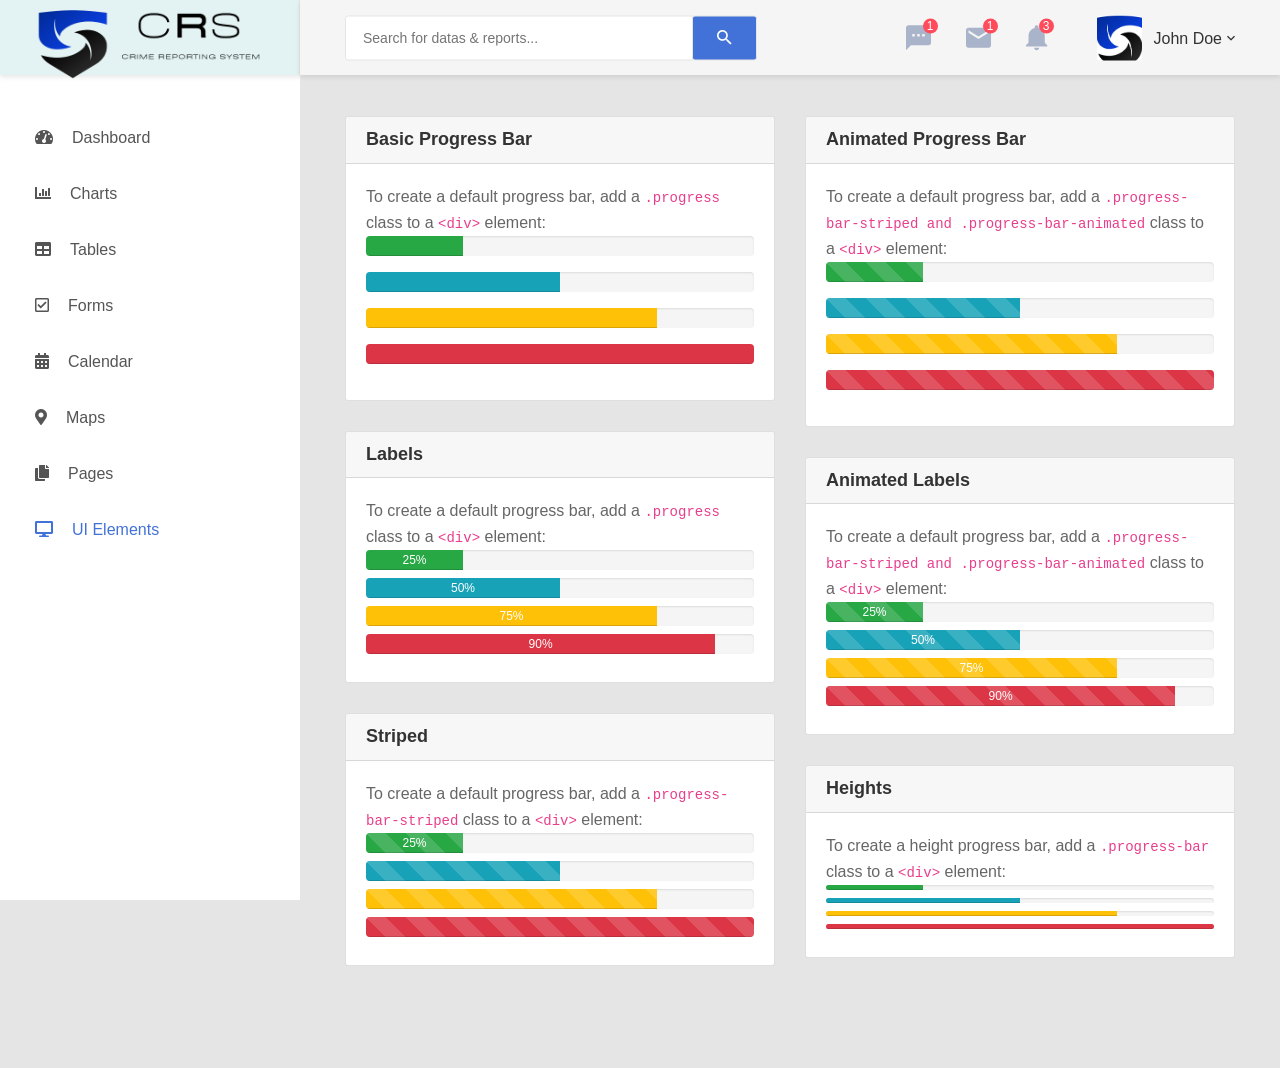
<file: progress-bar.html>
<!DOCTYPE html>
<html lang="en">

<head>
	<!-- Required meta tags-->
	<meta charset="UTF-8">
	<meta name="viewport" content="width=device-width, initial-scale=1, shrink-to-fit=no">
	<meta name="description" content="au theme template">
	<meta name="author" content="Hau Nguyen">
	<meta name="keywords" content="au theme template">

	<!-- Title Page-->
	<title>Progress Bar</title>

	<!-- Fontfaces CSS-->
	<link href="css/font-face.css" rel="stylesheet" media="all">
	<link href="vendor/font-awesome-4.7/css/font-awesome.min.css" rel="stylesheet" media="all">
	<link href="vendor/font-awesome-5/css/fontawesome-all.min.css" rel="stylesheet" media="all">
	<link href="vendor/mdi-font/css/material-design-iconic-font.min.css" rel="stylesheet" media="all">

	<!-- Bootstrap CSS-->
	<link href="vendor/bootstrap-4.1/bootstrap.min.css" rel="stylesheet" media="all">

	<!-- Vendor CSS-->
	<link href="vendor/animsition/animsition.min.css" rel="stylesheet" media="all">
	<link href="vendor/bootstrap-progressbar/bootstrap-progressbar-3.3.4.min.css" rel="stylesheet" media="all">
	<link href="vendor/wow/animate.css" rel="stylesheet" media="all">
	<link href="vendor/css-hamburgers/hamburgers.min.css" rel="stylesheet" media="all">
	<link href="vendor/slick/slick.css" rel="stylesheet" media="all">
	<link href="vendor/select2/select2.min.css" rel="stylesheet" media="all">
	<link href="vendor/perfect-scrollbar/perfect-scrollbar.css" rel="stylesheet" media="all">

	<!-- Main CSS-->
	<link href="css/theme.css" rel="stylesheet" media="all">

</head>

<body class="animsition">
	<div class="page-wrapper">
		<!-- HEADER MOBILE-->
		<header class="header-mobile d-block d-lg-none">
			<div class="header-mobile__bar">
				<div class="container-fluid">
					<div class="header-mobile-inner">
						<a class="logo" href="index.html">
							<img src="images/icon/logo.png" alt="CoolAdmin" />
						</a>
						<button class="hamburger hamburger--slider" type="button">
							<span class="hamburger-box">
								<span class="hamburger-inner"></span>
							</span>
						</button>
					</div>
				</div>
			</div>
			<nav class="navbar-mobile">
				<div class="container-fluid">
					<ul class="navbar-mobile__list list-unstyled">
						<li class="has-sub">
							<a class="js-arrow" href="#">
								<i class="fas fa-tachometer-alt"></i>Dashboard</a>
							<ul class="navbar-mobile-sub__list list-unstyled js-sub-list">
								<li>
									<a href="index.html">Dashboard 1</a>
								</li>
								<li>
									<a href="index2.html">Dashboard 2</a>
								</li>
								<li>
									<a href="index3.html">Dashboard 3</a>
								</li>
								<li>
									<a href="index4.html">Dashboard 4</a>
								</li>
							</ul>
						</li>
						<li>
							<a href="chart.html">
								<i class="fas fa-chart-bar"></i>Charts</a>
						</li>
						<li>
							<a href="table.html">
								<i class="fas fa-table"></i>Tables</a>
						</li>
						<li>
							<a href="form.html">
								<i class="far fa-check-square"></i>Forms</a>
						</li>
						<li>
							<a href="calendar.html">
								<i class="fas fa-calendar-alt"></i>Calendar</a>
						</li>
						<li>
							<a href="map.html">
								<i class="fas fa-map-marker-alt"></i>Maps</a>
						</li>
						<li class="has-sub">
							<a class="js-arrow" href="#">
								<i class="fas fa-copy"></i>Pages</a>
							<ul class="navbar-mobile-sub__list list-unstyled js-sub-list">
								<li>
									<a href="login.html">Login</a>
								</li>
								<li>
									<a href="register.html">Register</a>
								</li>
								<li>
									<a href="forget-pass.html">Forget Password</a>
								</li>
							</ul>
						</li>
						<li class="has-sub">
							<a class="js-arrow" href="#">
								<i class="fas fa-desktop"></i>UI Elements</a>
							<ul class="navbar-mobile-sub__list list-unstyled js-sub-list">
								<li>
									<a href="button.html">Button</a>
								</li>
								<li>
									<a href="badge.html">Badges</a>
								</li>
								<li>
									<a href="tab.html">Tabs</a>
								</li>
								<li>
									<a href="card.html">Cards</a>
								</li>
								<li>
									<a href="alert.html">Alerts</a>
								</li>
								<li>
									<a href="progress-bar.html">Progress Bars</a>
								</li>
								<li>
									<a href="modal.html">Modals</a>
								</li>
								<li>
									<a href="switch.html">Switchs</a>
								</li>
								<li>
									<a href="grid.html">Grids</a>
								</li>
								<li>
									<a href="fontawesome.html">Fontawesome Icon</a>
								</li>
								<li>
									<a href="typo.html">Typography</a>
								</li>
							</ul>
						</li>
					</ul>
				</div>
			</nav>
		</header>
		<!-- END HEADER MOBILE-->

		<!-- MENU SIDEBAR-->
		<aside class="menu-sidebar d-none d-lg-block">
			<div class="logo">
				<a href="#">
					<img src="images/icon/logo.png" alt="Cool Admin" />
				</a>
			</div>
			<div class="menu-sidebar__content js-scrollbar1">
				<nav class="navbar-sidebar">
					<ul class="list-unstyled navbar__list">
						<li class="has-sub">
							<a class="js-arrow" href="#">
								<i class="fas fa-tachometer-alt"></i>Dashboard</a>
							<ul class="list-unstyled navbar__sub-list js-sub-list">
								<li>
									<a href="index.html">Dashboard 1</a>
								</li>
								<li>
									<a href="index2.html">Dashboard 2</a>
								</li>
								<li>
									<a href="index3.html">Dashboard 3</a>
								</li>
								<li>
									<a href="index4.html">Dashboard 4</a>
								</li>
							</ul>
						</li>
						<li>
							<a href="chart.html">
								<i class="fas fa-chart-bar"></i>Charts</a>
						</li>
						<li>
							<a href="table.html">
								<i class="fas fa-table"></i>Tables</a>
						</li>
						<li>
							<a href="form.html">
								<i class="far fa-check-square"></i>Forms</a>
						</li>
						<li>
							<a href="calendar.html">
								<i class="fas fa-calendar-alt"></i>Calendar</a>
						</li>
						<li>
							<a href="map.html">
								<i class="fas fa-map-marker-alt"></i>Maps</a>
						</li>
						<li class="has-sub">
							<a class="js-arrow" href="#">
								<i class="fas fa-copy"></i>Pages</a>
							<ul class="list-unstyled navbar__sub-list js-sub-list">
								<li>
									<a href="login.html">Login</a>
								</li>
								<li>
									<a href="register.html">Register</a>
								</li>
								<li>
									<a href="forget-pass.html">Forget Password</a>
								</li>
							</ul>
						</li>
						<li class="active has-sub">
							<a class="js-arrow" href="#">
								<i class="fas fa-desktop"></i>UI Elements</a>
							<ul class="list-unstyled navbar__sub-list js-sub-list">
								<li>
									<a href="button.html">Button</a>
								</li>
								<li>
									<a href="badge.html">Badges</a>
								</li>
								<li>
									<a href="tab.html">Tabs</a>
								</li>
								<li>
									<a href="card.html">Cards</a>
								</li>
								<li>
									<a href="alert.html">Alerts</a>
								</li>
								<li>
									<a href="progress-bar.html">Progress Bars</a>
								</li>
								<li>
									<a href="modal.html">Modals</a>
								</li>
								<li>
									<a href="switch.html">Switchs</a>
								</li>
								<li>
									<a href="grid.html">Grids</a>
								</li>
								<li>
									<a href="fontawesome.html">Fontawesome Icon</a>
								</li>
								<li>
									<a href="typo.html">Typography</a>
								</li>
							</ul>
						</li>
					</ul>
				</nav>
			</div>
		</aside>
		<!-- END MENU SIDEBAR-->

		<!-- PAGE CONTAINER-->
		<div class="page-container">
			<!-- HEADER DESKTOP-->
			<header class="header-desktop">
				<div class="section__content section__content--p30">
					<div class="container-fluid">
						<div class="header-wrap">
							<form class="form-header" action="" method="POST">
								<input class="au-input au-input--xl" type="text" name="search" placeholder="Search for datas &amp; reports..." />
								<button class="au-btn--submit" type="submit">
									<i class="zmdi zmdi-search"></i>
								</button>
							</form>
							<div class="header-button">
								<div class="noti-wrap">
									<div class="noti__item js-item-menu">
										<i class="zmdi zmdi-comment-more"></i>
										<span class="quantity">1</span>
										<div class="mess-dropdown js-dropdown">
											<div class="mess__title">
												<p>You have 2 news message</p>
											</div>
											<div class="mess__item">
												<div class="image img-cir img-40">
													<img src="images/icon/avatar-06.jpg" alt="Michelle Moreno" />
												</div>
												<div class="content">
													<h6>Michelle Moreno</h6>
													<p>Have sent a photo</p>
													<span class="time">3 min ago</span>
												</div>
											</div>
											<div class="mess__item">
												<div class="image img-cir img-40">
													<img src="images/icon/avatar-04.jpg" alt="Diane Myers" />
												</div>
												<div class="content">
													<h6>Diane Myers</h6>
													<p>You are now connected on message</p>
													<span class="time">Yesterday</span>
												</div>
											</div>
											<div class="mess__footer">
												<a href="#">View all messages</a>
											</div>
										</div>
									</div>
									<div class="noti__item js-item-menu">
										<i class="zmdi zmdi-email"></i>
										<span class="quantity">1</span>
										<div class="email-dropdown js-dropdown">
											<div class="email__title">
												<p>You have 3 New Emails</p>
											</div>
											<div class="email__item">
												<div class="image img-cir img-40">
													<img src="images/icon/avatar-06.jpg" alt="Cynthia Harvey" />
												</div>
												<div class="content">
													<p>Meeting about new dashboard...</p>
													<span>Cynthia Harvey, 3 min ago</span>
												</div>
											</div>
											<div class="email__item">
												<div class="image img-cir img-40">
													<img src="images/icon/avatar-05.jpg" alt="Cynthia Harvey" />
												</div>
												<div class="content">
													<p>Meeting about new dashboard...</p>
													<span>Cynthia Harvey, Yesterday</span>
												</div>
											</div>
											<div class="email__item">
												<div class="image img-cir img-40">
													<img src="images/icon/avatar-04.jpg" alt="Cynthia Harvey" />
												</div>
												<div class="content">
													<p>Meeting about new dashboard...</p>
													<span>Cynthia Harvey, April 12,,2018</span>
												</div>
											</div>
											<div class="email__footer">
												<a href="#">See all emails</a>
											</div>
										</div>
									</div>
									<div class="noti__item js-item-menu">
										<i class="zmdi zmdi-notifications"></i>
										<span class="quantity">3</span>
										<div class="notifi-dropdown js-dropdown">
											<div class="notifi__title">
												<p>You have 3 Notifications</p>
											</div>
											<div class="notifi__item">
												<div class="bg-c1 img-cir img-40">
													<i class="zmdi zmdi-email-open"></i>
												</div>
												<div class="content">
													<p>You got a email notification</p>
													<span class="date">April 12, 2018 06:50</span>
												</div>
											</div>
											<div class="notifi__item">
												<div class="bg-c2 img-cir img-40">
													<i class="zmdi zmdi-account-box"></i>
												</div>
												<div class="content">
													<p>Your account has been blocked</p>
													<span class="date">April 12, 2018 06:50</span>
												</div>
											</div>
											<div class="notifi__item">
												<div class="bg-c3 img-cir img-40">
													<i class="zmdi zmdi-file-text"></i>
												</div>
												<div class="content">
													<p>You got a new file</p>
													<span class="date">April 12, 2018 06:50</span>
												</div>
											</div>
											<div class="notifi__footer">
												<a href="#">All notifications</a>
											</div>
										</div>
									</div>
								</div>
								<div class="account-wrap">
									<div class="account-item clearfix js-item-menu">
										<div class="image">
											<img src="images/icon/avatar-01.jpg" alt="John Doe" />
										</div>
										<div class="content">
											<a class="js-acc-btn" href="#">john doe</a>
										</div>
										<div class="account-dropdown js-dropdown">
											<div class="info clearfix">
												<div class="image">
													<a href="#">
														<img src="images/icon/avatar-01.jpg" alt="John Doe" />
													</a>
												</div>
												<div class="content">
													<h5 class="name">
														<a href="#">john doe</a>
													</h5>
													<span class="email">johndoe@example.com</span>
												</div>
											</div>
											<div class="account-dropdown__body">
												<div class="account-dropdown__item">
													<a href="#">
														<i class="zmdi zmdi-account"></i>Account</a>
												</div>
												<div class="account-dropdown__item">
													<a href="#">
														<i class="zmdi zmdi-settings"></i>Setting</a>
												</div>
												<div class="account-dropdown__item">
													<a href="#">
														<i class="zmdi zmdi-money-box"></i>Billing</a>
												</div>
											</div>
											<div class="account-dropdown__footer">
												<a href="#">
													<i class="zmdi zmdi-power"></i>Logout</a>
											</div>
										</div>
									</div>
								</div>
							</div>
						</div>
					</div>
				</div>
			</header>
			<!-- END HEADER DESKTOP-->

			<!-- MAIN CONTENT-->
			<div class="main-content">
				<div class="section__content section__content--p30">
					<div class="container-fluid">
						<div class="row">
							<div class="col-lg-6">
								<div class="card">
									<div class="card-header">
										<h4>Basic Progress Bar</h4>
									</div>
									<div class="card-body">
										<p class="muted">To create a default progress bar, add a
											<code>.progress</code> class to a
											<code>&lt;div&gt;</code> element:</p>
										<div class="progress mb-3">
											<div class="progress-bar bg-success" role="progressbar" style="width: 25%" aria-valuenow="25" aria-valuemin="0" aria-valuemax="100"></div>
										</div>
										<div class="progress mb-3">
											<div class="progress-bar bg-info" role="progressbar" style="width: 50%" aria-valuenow="50" aria-valuemin="0" aria-valuemax="100"></div>
										</div>
										<div class="progress mb-3">
											<div class="progress-bar bg-warning" role="progressbar" style="width: 75%" aria-valuenow="75" aria-valuemin="0" aria-valuemax="100"></div>
										</div>
										<div class="progress mb-3">
											<div class="progress-bar bg-danger" role="progressbar" style="width: 100%" aria-valuenow="100" aria-valuemin="0" aria-valuemax="100"></div>
										</div>
									</div>
								</div>
								<!-- /# card -->

								<div class="card">
									<div class="card-header">
										<h4>Labels</h4>
									</div>
									<div class="card-body">
										<p class="muted">To create a default progress bar, add a
											<code>.progress</code> class to a
											<code>&lt;div&gt;</code> element:</p>
										<div class="progress mb-2">
											<div class="progress-bar bg-success" role="progressbar" style="width: 25%" aria-valuenow="25" aria-valuemin="0" aria-valuemax="100">25%</div>
										</div>
										<div class="progress mb-2">
											<div class="progress-bar bg-info" role="progressbar" style="width: 50%" aria-valuenow="50" aria-valuemin="0" aria-valuemax="100">50%</div>
										</div>
										<div class="progress mb-2">
											<div class="progress-bar bg-warning" role="progressbar" style="width: 75%" aria-valuenow="75" aria-valuemin="0" aria-valuemax="100">75%</div>
										</div>
										<div class="progress mb-2">
											<div class="progress-bar bg-danger" role="progressbar" style="width: 90%" aria-valuenow="90" aria-valuemin="0" aria-valuemax="100">90%</div>
										</div>
									</div>
								</div>
								<!-- /# card -->

								<div class="card">
									<div class="card-header">
										<h4>Striped</h4>
									</div>
									<div class="card-body">
										<p class="muted">To create a default progress bar, add a
											<code>.progress-bar-striped</code> class to a
											<code>&lt;div&gt;</code> element:</p>
										<div class="progress mb-2">
											<div class="progress-bar progress-bar-striped bg-success" role="progressbar" style="width: 25%;" aria-valuenow="25" aria-valuemin="0"
											 aria-valuemax="100">25%</div>
										</div>
										<div class="progress mb-2">
											<div class="progress-bar progress-bar-striped bg-info" role="progressbar" style="width: 50%;" aria-valuenow="50" aria-valuemin="0"
											 aria-valuemax="100"></div>
										</div>
										<div class="progress mb-2">
											<div class="progress-bar progress-bar-striped bg-warning" role="progressbar" style="width: 75%;" aria-valuenow="75" aria-valuemin="0"
											 aria-valuemax="100"></div>
										</div>
										<div class="progress mb-2">
											<div class="progress-bar progress-bar-striped bg-danger" role="progressbar" style="width: 100%;" aria-valuenow="100" aria-valuemin="0"
											 aria-valuemax="100"></div>
										</div>
									</div>
								</div>
								<!-- /# card -->
							</div>


							<div class="col-lg-6">
								<div class="card">
									<div class="card-header">
										<h4>Animated Progress Bar</h4>
									</div>
									<div class="card-body">
										<p class="muted">To create a default progress bar, add a
											<code>.progress-bar-striped and .progress-bar-animated</code> class to a
											<code>&lt;div&gt;</code> element:</p>
										<div class="progress mb-3">
											<div class="progress-bar bg-success progress-bar-striped progress-bar-animated" role="progressbar" style="width: 25%" aria-valuenow="25"
											 aria-valuemin="0" aria-valuemax="100"></div>
										</div>
										<div class="progress mb-3">
											<div class="progress-bar bg-info progress-bar-striped progress-bar-animated" role="progressbar" style="width: 50%" aria-valuenow="50"
											 aria-valuemin="0" aria-valuemax="100"></div>
										</div>
										<div class="progress mb-3">
											<div class="progress-bar bg-warning progress-bar-striped progress-bar-animated" role="progressbar" style="width: 75%" aria-valuenow="75"
											 aria-valuemin="0" aria-valuemax="100"></div>
										</div>
										<div class="progress mb-3">
											<div class="progress-bar bg-danger progress-bar-striped progress-bar-animated" role="progressbar" style="width: 100%" aria-valuenow="100"
											 aria-valuemin="0" aria-valuemax="100"></div>
										</div>
									</div>
								</div>
								<!-- /# card -->

								<div class="card">
									<div class="card-header">
										<h4>Animated Labels</h4>
									</div>
									<div class="card-body">
										<p class="muted">To create a default progress bar, add a
											<code>.progress-bar-striped and .progress-bar-animated</code> class to a
											<code>&lt;div&gt;</code> element:</p>
										<div class="progress mb-2">
											<div class="progress-bar bg-success progress-bar-striped progress-bar-animated" role="progressbar" style="width: 25%" aria-valuenow="25"
											 aria-valuemin="0" aria-valuemax="100">25%</div>
										</div>
										<div class="progress mb-2">
											<div class="progress-bar bg-info progress-bar-striped progress-bar-animated" role="progressbar" style="width: 50%" aria-valuenow="50"
											 aria-valuemin="0" aria-valuemax="100">50%</div>
										</div>
										<div class="progress mb-2">
											<div class="progress-bar bg-warning progress-bar-striped progress-bar-animated" role="progressbar" style="width: 75%" aria-valuenow="75"
											 aria-valuemin="0" aria-valuemax="100">75%</div>
										</div>
										<div class="progress mb-2">
											<div class="progress-bar bg-danger progress-bar-striped progress-bar-animated" role="progressbar" style="width: 90%" aria-valuenow="90"
											 aria-valuemin="0" aria-valuemax="100">90%</div>
										</div>
									</div>
								</div>
								<!-- /# card -->

								<div class="card">
									<div class="card-header">
										<h4>Heights</h4>
									</div>
									<div class="card-body">
										<p class="muted">To create a height progress bar, add a
											<code>.progress-bar</code> class to a
											<code>&lt;div&gt;</code> element:</p>
										<div class="progress mb-2" style="height: 5px;">
											<div class="progress-bar bg-success" role="progressbar" style="width: 25%;" aria-valuenow="25" aria-valuemin="0" aria-valuemax="100"></div>
										</div>
										<div class="progress mb-2" style="height: 5px;">
											<div class="progress-bar bg-info" role="progressbar" style="width: 50%;" aria-valuenow="50" aria-valuemin="0" aria-valuemax="100"></div>
										</div>
										<div class="progress mb-2" style="height: 5px;">
											<div class="progress-bar bg-warning" role="progressbar" style="width: 75%;" aria-valuenow="75" aria-valuemin="0" aria-valuemax="100"></div>
										</div>
										<div class="progress mb-2" style="height: 5px;">
											<div class="progress-bar bg-danger" role="progressbar" style="width: 100%;" aria-valuenow="100" aria-valuemin="0" aria-valuemax="100"></div>
										</div>
									</div>
								</div>

							</div>
						</div>
					</div>
				</div>
			</div>
		</div>
		<!-- END PAGE CONTAINER-->

	</div>

	<!-- Jquery JS-->
	<script src="vendor/jquery-3.2.1.min.js"></script>
	<!-- Bootstrap JS-->
	<script src="vendor/bootstrap-4.1/popper.min.js"></script>
	<script src="vendor/bootstrap-4.1/bootstrap.min.js"></script>
	<!-- Vendor JS       -->
	<script src="vendor/slick/slick.min.js">
	</script>
	<script src="vendor/wow/wow.min.js"></script>
	<script src="vendor/animsition/animsition.min.js"></script>
	<script src="vendor/bootstrap-progressbar/bootstrap-progressbar.min.js">
	</script>
	<script src="vendor/counter-up/jquery.waypoints.min.js"></script>
	<script src="vendor/counter-up/jquery.counterup.min.js">
	</script>
	<script src="vendor/circle-progress/circle-progress.min.js"></script>
	<script src="vendor/perfect-scrollbar/perfect-scrollbar.js"></script>
	<script src="vendor/chartjs/Chart.bundle.min.js"></script>
	<script src="vendor/select2/select2.min.js">
	</script>

	<!-- Main JS-->
	<script src="js/main.js"></script>

</body>

</html>
<!-- end document-->
</file>
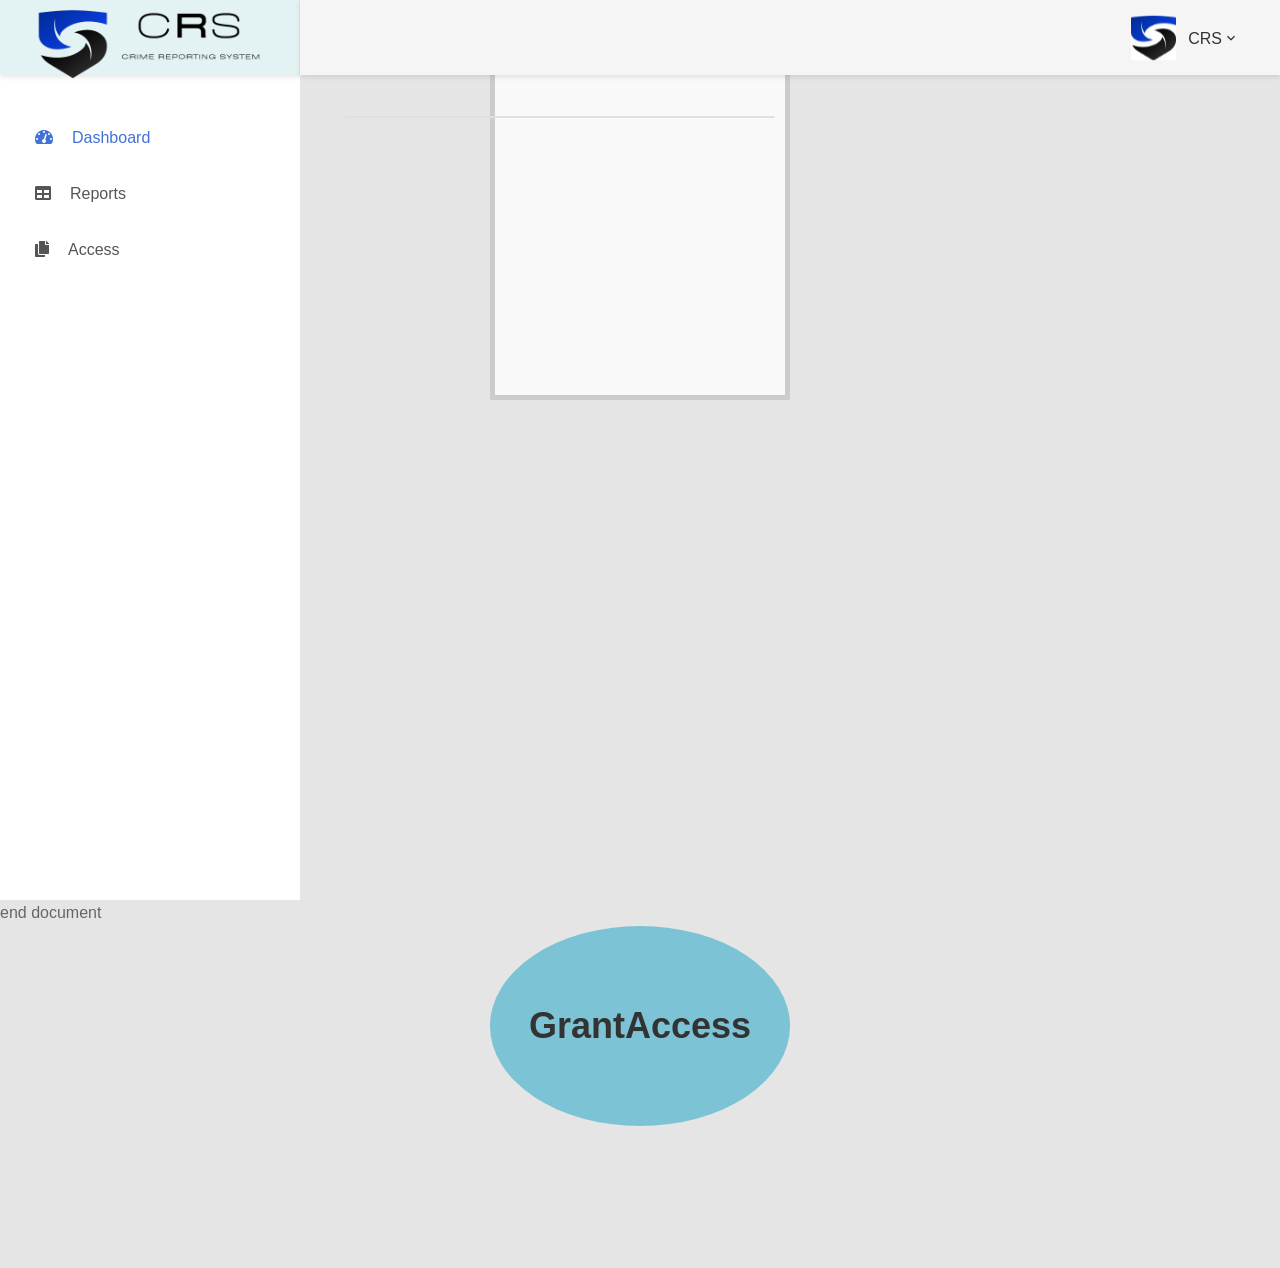
<file: test.html>
<!-- <!DOCTYPE html>
<html>
<head>
  <title>URL Input</title>
  <style>


.title-container {
      display: flex;
      align-items: center;
      justify-content: center;
      margin-bottom: 20px;
    }
.title {
      width: 300px;
      height: 200px;
      border-radius: 50%;
      background-color: #b02cd880;
      display: flex;
      align-items: center;
      justify-content: center;
      margin-bottom: 50px;
    }
    .container {
  max-width: 300px;
  position: fixed;
  bottom: 500px;
  left: 50%;
  transform: translateX(-50%);
  padding: 20px;
  border: 5px solid #ccc;
  background-color: #f9f9f9;
}

    .container input[type="text"] {
      width: 90%;
      padding: 10px;
      margin-bottom: 30px;
    }

    .container input[type="submit"] {
      background-color: #4CAF50;
      color: white;
      padding: 10px 20px;
      border: none;
      cursor: pointer;
      width: 100%;
    }
  </style>
</head>
<body>
    <div class="title-container">
     <div class="title">
    <h1>RevokeAccess</h1>
  </div>
  <div class="container">
    <form>
      <input type="text" id="urlInput" placeholder="Enter Public ID">
      <input type="submit" value="Submit">
    </form>
  </div>
</body>
</html> -->


<!DOCTYPE html>
<html lang="en">

<head>
	<!-- Required meta tags-->
	<meta charset="UTF-8">
	<meta name="viewport" content="width=device-width, initial-scale=1, shrink-to-fit=no">
	<meta name="description" content="au theme template">
	<meta name="author" content="Hau Nguyen">
	<meta name="keywords" content="au theme template">

	<!-- Title Page-->
	<title>Progress Bar</title>

	<!-- Fontfaces CSS-->
	<link href="css/font-face.css" rel="stylesheet" media="all">
	<link href="vendor/font-awesome-4.7/css/font-awesome.min.css" rel="stylesheet" media="all">
	<link href="vendor/font-awesome-5/css/fontawesome-all.min.css" rel="stylesheet" media="all">
	<link href="vendor/mdi-font/css/material-design-iconic-font.min.css" rel="stylesheet" media="all">

	<!-- Bootstrap CSS-->
	<link href="vendor/bootstrap-4.1/bootstrap.min.css" rel="stylesheet" media="all">

	<!-- Vendor CSS-->
	<link href="vendor/animsition/animsition.min.css" rel="stylesheet" media="all">
	<link href="vendor/bootstrap-progressbar/bootstrap-progressbar-3.3.4.min.css" rel="stylesheet" media="all">
	<link href="vendor/wow/animate.css" rel="stylesheet" media="all">
	<link href="vendor/css-hamburgers/hamburgers.min.css" rel="stylesheet" media="all">
	<link href="vendor/slick/slick.css" rel="stylesheet" media="all">
	<link href="vendor/select2/select2.min.css" rel="stylesheet" media="all">
	<link href="vendor/perfect-scrollbar/perfect-scrollbar.css" rel="stylesheet" media="all">

	<!-- Main CSS-->
	<link href="css/theme.css" rel="stylesheet" media="all">

</head>












<body class="animsition">
	<div class="page-wrapper">
		<!-- HEADER MOBILE-->
		<header class="header-mobile d-block d-lg-none">
			<div class="header-mobile__bar">
				<div class="container-fluid">
					<div class="header-mobile-inner">
						<a class="logo" href="index.html">
							<img src="images/icon/logo.png" alt="CoolAdmin" />
						</a>
						<button class="hamburger hamburger--slider" type="button">
							<span class="hamburger-box">
								<span class="hamburger-inner"></span>
							</span>
						</button>
					</div>
				</div>
			</div>
			<nav class="navbar-mobile">
				<div class="container-fluid">
					<ul class="navbar-mobile__list list-unstyled">
						<li class="has-sub">
							<a class="js-arrow " href="#">
                
								<i class="fas fa-tachometer-alt"></i>Dashboard</a>
                
						
						</li>
						
            <li class="has-sub">
              <a class="js-arrow" href="#">
                  <i class="fas fa-copy"></i>Access</a>
              <ul class="navbar-mobile-sub__list list-unstyled js-sub-list">
                  <li>
                      <a href="login.html">Login</a>
                  </li>
                  <li>
                      <a href="revokeaccess.html">RevokeAccess</a>
                  </li>
                  <li>
                      <a href="grandaccess.html">Grandaccess</a>
                  </li>
              </ul>
          </li>
						
					</ul>
				</div>
			</nav>
		</header>
		<!-- END HEADER MOBILE-->


    <aside class="menu-sidebar d-none d-lg-block">

    
    
      <div class="logo">
          <a href="#">
              <img src="images/icon/logo.png" alt="C-R-S" />
          </a>
      </div>
      <div class="menu-sidebar__content js-scrollbar1">
          <nav class="navbar-sidebar">
              <ul class="list-unstyled navbar__list">

                <li class="has-sub">
                  <a class="js-arrow" href="#">
                      <i class="fas fa-copy"></i>RevokeAccess</a>
                 
              </li>


                  <li class="has-sub">
                       

                                <a class="js-arrow" href="index.html">
                                  <i class="fas fa-tachometer-alt"></i>Dashboard
                              </a>
                              
                  </li>
                
              </ul>
          </nav>
      </div>
  </aside>
  







    
		

		<!-- PAGE CONTAINER-->
		<div class="page-container">
			<!-- HEADER DESKTOP-->


      <header class="header-desktop">
        <div class="section__content section__content--p30">
            <div class="container-fluid">
                <div class="header-wrap">
                    <form class="form-header" action="" method="POST">
                       
                    </form>
                    <div class="header-button">
                        <div class="noti-wrap">
                           
                            
                        </div>
                        <div class="account-wrap">
                            <div class="account-item clearfix js-item-menu">
                                <div class="image">
                                    <img src="images/icon/logo123 (2).jpg" alt="John Doe" />
                                </div>
                                <div class="content">
                                    <a class="js-acc-btn" href="#">CRS</a>
                                </div>
                                <div class="account-dropdown js-dropdown">
                                    <div class="info clearfix">
                                        <div class="image">
                                            <a href="#">
                                                <img src="images/icon/logo123 (2).jpg" alt="John Doe" />
                                            </a>
                                        </div>
                                        <div class="content">
                                            <h5 class="name">
                                                <a href="#">CRS</a>
                                            </h5>
                                            <span class="email">crime reporting system</span>
                                        </div>
                                   
                                    <div class="account-dropdown__footer">
                                        <a href="#">
                                            <i class="zmdi zmdi-power"></i>Logout</a>
                                    </div>
                                </div>
                            </div>
                        </div>
                    </div>
                </div>
            </div>
        </div>
    </header>



			
			<!-- MAIN CONTENT-->
			<div class="main-content">
				<div class="section__content section__content--p30">
					<div class="container-fluid">
						<div class="row">
							<div class="col-lg-6">
								<div class="card">
									

							</div>
						</div>
					</div>
				</div>
			</div>
		</div>
		<!-- END PAGE CONTAINER-->

	</div>

	<!-- Jquery JS-->
	<script src="vendor/jquery-3.2.1.min.js"></script>
	<!-- Bootstrap JS-->
	<script src="vendor/bootstrap-4.1/popper.min.js"></script>
	<script src="vendor/bootstrap-4.1/bootstrap.min.js"></script>
	<!-- Vendor JS       -->
	<script src="vendor/slick/slick.min.js">
	</script>
	<script src="vendor/wow/wow.min.js"></script>
	<script src="vendor/animsition/animsition.min.js"></script>
	<script src="vendor/bootstrap-progressbar/bootstrap-progressbar.min.js">
	</script>
	<script src="vendor/counter-up/jquery.waypoints.min.js"></script>
	<script src="vendor/counter-up/jquery.counterup.min.js">
	</script>
	<script src="vendor/circle-progress/circle-progress.min.js"></script>
	<script src="vendor/perfect-scrollbar/perfect-scrollbar.js"></script>
	<script src="vendor/chartjs/Chart.bundle.min.js"></script>
	<script src="vendor/select2/select2.min.js">
	</script>

	<!-- Main JS-->
	<script src="js/main.js"></script>

</body>

</html>
end document













<!DOCTYPE html>
<html>
<head>
  <title>URL Input</title>
  <style>


.title-container {
      display: flex;
      align-items: center;
      justify-content: center;
      margin-bottom: 20px;
    }
.title {
      width: 300px;
      height: 200px;
      border-radius: 50%;
      background-color: #12a1c580;
      display: flex;
      align-items: center;
      justify-content: center;
      margin-bottom: 50px;
    }
    .container {
  max-width: 300px;
  position: fixed;
  bottom: 500px;
  left: 50%;
  transform: translateX(-50%);
  padding: 20px;
  border: 5px solid #ccc;
  background-color: #f9f9f9;
}

    .container input[type="text"] {
      width: 90%;
      padding: 10px;
      margin-bottom: 30px;
    }

    .container input[type="submit"] {
      background-color: #4CAF50;
      color: white;
      padding: 10px 20px;
      border: none;
      cursor: pointer;
      width: 100%;
    }
  </style>
</head>
<body>
    <div class="title-container">
     <div class="title">
    <h1>GrantAccess</h1>
  </div>
  <div class="container">
    <form>
      <input type="text" id="urlInput" placeholder="Enter Public ID">
      <input type="submit" value="Submit">
    </form>
  </div>
</body>



<aside class="menu-sidebar d-none d-lg-block">
  <div class="logo">
      <a href="#">
          <img src="images/icon/logo.png" alt="C-R-S" />
      </a>
  </div>
  <div class="menu-sidebar__content js-scrollbar1">
      <nav class="navbar-sidebar">
          <ul class="list-unstyled navbar__list">
              <li class="active has-sub">
                  <a class="js-arrow" href="index.html">
                      <i class="fas fa-tachometer-alt"></i>Dashboard</a>
                  <ul class="list-unstyled navbar__sub-list js-sub-list">
                      <!-- <li>
                          <a href="index.html">Dashboard 1</a>
                      </li>
                      <li>
                          <a href="index2.html">Dashboard 2</a>
                      </li>
                      <li>
                          <a href="index3.html">Dashboard 3</a>
                      </li>
                      <li>
                          <a href="index4.html">Dashboard 4</a>
                      </li> -->
                  </ul>
              </li>
              <!-- <li>
                  <a href="chart.html">
                      <i class="fas fa-chart-bar"></i>Charts</a>
              </li> -->
              <li>
                  <a href="table.html">
                      <i class="fas fa-table"></i>Reports</a>
              </li>
              <!-- <li>
                  <a href="form.html">
                      <i class="far fa-check-square"></i>Forms</a>
              </li>
              <li>
                  <a href="calendar.html">
                      <i class="fas fa-calendar-alt"></i>Calendar</a>
              </li>
              <li>
                  <a href="map.html">
                      <i class="fas fa-map-marker-alt"></i>Maps</a>
              </li>  -->
              <li class="has-sub">
                  <a class="js-arrow" href="#">
                      <i class="fas fa-copy"></i>Access</a>
                  <ul class="list-unstyled navbar__sub-list js-sub-list">
                      <li>
                          <a href="login.html">Login</a>
                      </li>
                      <li>
                          <a href="revokeaccess.html">RevokeAccess</a>
                      </li>
                      <li>
                          <a href="grandaccess.html">GrandAccess</a>
                      </li>
                  </ul>
              </li>
              <li class="has-sub">
                  <!-- <a class="js-arrow" href="index.html">
                      <i class="fas fa-desktop"></i>UI Elements</a> -->
                  <ul class="list-unstyled navbar__sub-list js-sub-list">
                      <!-- <li>
                          <a href="button.html">Button</a>
                      </li>
                      <li>
                          <a href="badge.html">Badges</a>
                      </li>
                      <li>
                          <a href="tab.html">Tabs</a>
                      </li>
                      <li>
                          <a href="card.html">Cards</a>
                      </li>
                      <li>
                          <a href="alert.html">Alerts</a>
                      </li>
                      <li>
                          <a href="progress-bar.html">Progress Bars</a>
                      </li>
                      <li>
                          <a href="modal.html">Modals</a>
                      </li>
                      <li>
                          <a href="switch.html">Switchs</a>
                      </li>
                      <li>
                          <a href="grid.html">Grids</a>
                      </li>
                      <li>
                          <a href="fontawesome.html">Fontawesome Icon</a>
                      </li>
                      <li>
                          <a href="typo.html">Typography</a>
                      </li> -->
                  </ul>
              </li>
          </ul>
      </nav>
  </div>
</aside>







</html>
</file>
<file: css/font-face.css>
/* poppins-100 - latin */
@font-face {
  font-family: 'Poppins';
  font-style: normal;
  font-weight: 100;
  src: url('../fonts/poppins/poppins-v5-latin-100.eot'); /* IE9 Compat Modes */
  src: local('Poppins Thin'), local('Poppins-Thin'),
       url('../fonts/poppins/poppins-v5-latin-100.eot?#iefix') format('embedded-opentype'), /* IE6-IE8 */
       url('../fonts/poppins/poppins-v5-latin-100.woff2') format('woff2'), /* Super Modern Browsers */
       url('../fonts/poppins/poppins-v5-latin-100.woff') format('woff'), /* Modern Browsers */
       url('../fonts/poppins/poppins-v5-latin-100.ttf') format('truetype'), /* Safari, Android, iOS */
       url('../fonts/poppins/poppins-v5-latin-100.svg#Poppins') format('svg'); /* Legacy iOS */
}
/* poppins-200 - latin */
@font-face {
  font-family: 'Poppins';
  font-style: normal;
  font-weight: 200;
  src: url('../fonts/poppins/poppins-v5-latin-200.eot'); /* IE9 Compat Modes */
  src: local('Poppins ExtraLight'), local('Poppins-ExtraLight'),
       url('../fonts/poppins/poppins-v5-latin-200.eot?#iefix') format('embedded-opentype'), /* IE6-IE8 */
       url('../fonts/poppins/poppins-v5-latin-200.woff2') format('woff2'), /* Super Modern Browsers */
       url('../fonts/poppins/poppins-v5-latin-200.woff') format('woff'), /* Modern Browsers */
       url('../fonts/poppins/poppins-v5-latin-200.ttf') format('truetype'), /* Safari, Android, iOS */
       url('../fonts/poppins/poppins-v5-latin-200.svg#Poppins') format('svg'); /* Legacy iOS */
}
/* poppins-200italic - latin */
@font-face {
  font-family: 'Poppins';
  font-style: italic;
  font-weight: 200;
  src: url('../fonts/poppins/poppins-v5-latin-200italic.eot'); /* IE9 Compat Modes */
  src: local('Poppins ExtraLight Italic'), local('Poppins-ExtraLightItalic'),
       url('../fonts/poppins/poppins-v5-latin-200italic.eot?#iefix') format('embedded-opentype'), /* IE6-IE8 */
       url('../fonts/poppins/poppins-v5-latin-200italic.woff2') format('woff2'), /* Super Modern Browsers */
       url('../fonts/poppins/poppins-v5-latin-200italic.woff') format('woff'), /* Modern Browsers */
       url('../fonts/poppins/poppins-v5-latin-200italic.ttf') format('truetype'), /* Safari, Android, iOS */
       url('../fonts/poppins/poppins-v5-latin-200italic.svg#Poppins') format('svg'); /* Legacy iOS */
}
/* poppins-100italic - latin */
@font-face {
  font-family: 'Poppins';
  font-style: italic;
  font-weight: 100;
  src: url('../fonts/poppins/poppins-v5-latin-100italic.eot'); /* IE9 Compat Modes */
  src: local('Poppins Thin Italic'), local('Poppins-ThinItalic'),
       url('../fonts/poppins/poppins-v5-latin-100italic.eot?#iefix') format('embedded-opentype'), /* IE6-IE8 */
       url('../fonts/poppins/poppins-v5-latin-100italic.woff2') format('woff2'), /* Super Modern Browsers */
       url('../fonts/poppins/poppins-v5-latin-100italic.woff') format('woff'), /* Modern Browsers */
       url('../fonts/poppins/poppins-v5-latin-100italic.ttf') format('truetype'), /* Safari, Android, iOS */
       url('../fonts/poppins/poppins-v5-latin-100italic.svg#Poppins') format('svg'); /* Legacy iOS */
}
/* poppins-300 - latin */
@font-face {
  font-family: 'Poppins';
  font-style: normal;
  font-weight: 300;
  src: url('../fonts/poppins/poppins-v5-latin-300.eot'); /* IE9 Compat Modes */
  src: local('Poppins Light'), local('Poppins-Light'),
       url('../fonts/poppins/poppins-v5-latin-300.eot?#iefix') format('embedded-opentype'), /* IE6-IE8 */
       url('../fonts/poppins/poppins-v5-latin-300.woff2') format('woff2'), /* Super Modern Browsers */
       url('../fonts/poppins/poppins-v5-latin-300.woff') format('woff'), /* Modern Browsers */
       url('../fonts/poppins/poppins-v5-latin-300.ttf') format('truetype'), /* Safari, Android, iOS */
       url('../fonts/poppins/poppins-v5-latin-300.svg#Poppins') format('svg'); /* Legacy iOS */
}
/* poppins-300italic - latin */
@font-face {
  font-family: 'Poppins';
  font-style: italic;
  font-weight: 300;
  src: url('../fonts/poppins/poppins-v5-latin-300italic.eot'); /* IE9 Compat Modes */
  src: local('Poppins Light Italic'), local('Poppins-LightItalic'),
       url('../fonts/poppins/poppins-v5-latin-300italic.eot?#iefix') format('embedded-opentype'), /* IE6-IE8 */
       url('../fonts/poppins/poppins-v5-latin-300italic.woff2') format('woff2'), /* Super Modern Browsers */
       url('../fonts/poppins/poppins-v5-latin-300italic.woff') format('woff'), /* Modern Browsers */
       url('../fonts/poppins/poppins-v5-latin-300italic.ttf') format('truetype'), /* Safari, Android, iOS */
       url('../fonts/poppins/poppins-v5-latin-300italic.svg#Poppins') format('svg'); /* Legacy iOS */
}
/* poppins-regular - latin */
@font-face {
  font-family: 'Poppins';
  font-style: normal;
  font-weight: 400;
  src: url('../fonts/poppins/poppins-v5-latin-regular.eot'); /* IE9 Compat Modes */
  src: local('Poppins Regular'), local('Poppins-Regular'),
       url('../fonts/poppins/poppins-v5-latin-regular.eot?#iefix') format('embedded-opentype'), /* IE6-IE8 */
       url('../fonts/poppins/poppins-v5-latin-regular.woff2') format('woff2'), /* Super Modern Browsers */
       url('../fonts/poppins/poppins-v5-latin-regular.woff') format('woff'), /* Modern Browsers */
       url('../fonts/poppins/poppins-v5-latin-regular.ttf') format('truetype'), /* Safari, Android, iOS */
       url('../fonts/poppins/poppins-v5-latin-regular.svg#Poppins') format('svg'); /* Legacy iOS */
}
/* poppins-italic - latin */
@font-face {
  font-family: 'Poppins';
  font-style: italic;
  font-weight: 400;
  src: url('../fonts/poppins/poppins-v5-latin-italic.eot'); /* IE9 Compat Modes */
  src: local('Poppins Italic'), local('Poppins-Italic'),
       url('../fonts/poppins/poppins-v5-latin-italic.eot?#iefix') format('embedded-opentype'), /* IE6-IE8 */
       url('../fonts/poppins/poppins-v5-latin-italic.woff2') format('woff2'), /* Super Modern Browsers */
       url('../fonts/poppins/poppins-v5-latin-italic.woff') format('woff'), /* Modern Browsers */
       url('../fonts/poppins/poppins-v5-latin-italic.ttf') format('truetype'), /* Safari, Android, iOS */
       url('../fonts/poppins/poppins-v5-latin-italic.svg#Poppins') format('svg'); /* Legacy iOS */
}
/* poppins-500 - latin */
@font-face {
  font-family: 'Poppins';
  font-style: normal;
  font-weight: 500;
  src: url('../fonts/poppins/poppins-v5-latin-500.eot'); /* IE9 Compat Modes */
  src: local('Poppins Medium'), local('Poppins-Medium'),
       url('../fonts/poppins/poppins-v5-latin-500.eot?#iefix') format('embedded-opentype'), /* IE6-IE8 */
       url('../fonts/poppins/poppins-v5-latin-500.woff2') format('woff2'), /* Super Modern Browsers */
       url('../fonts/poppins/poppins-v5-latin-500.woff') format('woff'), /* Modern Browsers */
       url('../fonts/poppins/poppins-v5-latin-500.ttf') format('truetype'), /* Safari, Android, iOS */
       url('../fonts/poppins/poppins-v5-latin-500.svg#Poppins') format('svg'); /* Legacy iOS */
}
/* poppins-500italic - latin */
@font-face {
  font-family: 'Poppins';
  font-style: italic;
  font-weight: 500;
  src: url('../fonts/poppins/poppins-v5-latin-500italic.eot'); /* IE9 Compat Modes */
  src: local('Poppins Medium Italic'), local('Poppins-MediumItalic'),
       url('../fonts/poppins/poppins-v5-latin-500italic.eot?#iefix') format('embedded-opentype'), /* IE6-IE8 */
       url('../fonts/poppins/poppins-v5-latin-500italic.woff2') format('woff2'), /* Super Modern Browsers */
       url('../fonts/poppins/poppins-v5-latin-500italic.woff') format('woff'), /* Modern Browsers */
       url('../fonts/poppins/poppins-v5-latin-500italic.ttf') format('truetype'), /* Safari, Android, iOS */
       url('../fonts/poppins/poppins-v5-latin-500italic.svg#Poppins') format('svg'); /* Legacy iOS */
}
/* poppins-600 - latin */
@font-face {
  font-family: 'Poppins';
  font-style: normal;
  font-weight: 600;
  src: url('../fonts/poppins/poppins-v5-latin-600.eot'); /* IE9 Compat Modes */
  src: local('Poppins SemiBold'), local('Poppins-SemiBold'),
       url('../fonts/poppins/poppins-v5-latin-600.eot?#iefix') format('embedded-opentype'), /* IE6-IE8 */
       url('../fonts/poppins/poppins-v5-latin-600.woff2') format('woff2'), /* Super Modern Browsers */
       url('../fonts/poppins/poppins-v5-latin-600.woff') format('woff'), /* Modern Browsers */
       url('../fonts/poppins/poppins-v5-latin-600.ttf') format('truetype'), /* Safari, Android, iOS */
       url('../fonts/poppins/poppins-v5-latin-600.svg#Poppins') format('svg'); /* Legacy iOS */
}
/* poppins-600italic - latin */
@font-face {
  font-family: 'Poppins';
  font-style: italic;
  font-weight: 600;
  src: url('../fonts/poppins/poppins-v5-latin-600italic.eot'); /* IE9 Compat Modes */
  src: local('Poppins SemiBold Italic'), local('Poppins-SemiBoldItalic'),
       url('../fonts/poppins/poppins-v5-latin-600italic.eot?#iefix') format('embedded-opentype'), /* IE6-IE8 */
       url('../fonts/poppins/poppins-v5-latin-600italic.woff2') format('woff2'), /* Super Modern Browsers */
       url('../fonts/poppins/poppins-v5-latin-600italic.woff') format('woff'), /* Modern Browsers */
       url('../fonts/poppins/poppins-v5-latin-600italic.ttf') format('truetype'), /* Safari, Android, iOS */
       url('../fonts/poppins/poppins-v5-latin-600italic.svg#Poppins') format('svg'); /* Legacy iOS */
}
/* poppins-700 - latin */
@font-face {
  font-family: 'Poppins';
  font-style: normal;
  font-weight: 700;
  src: url('../fonts/poppins/poppins-v5-latin-700.eot'); /* IE9 Compat Modes */
  src: local('Poppins Bold'), local('Poppins-Bold'),
       url('../fonts/poppins/poppins-v5-latin-700.eot?#iefix') format('embedded-opentype'), /* IE6-IE8 */
       url('../fonts/poppins/poppins-v5-latin-700.woff2') format('woff2'), /* Super Modern Browsers */
       url('../fonts/poppins/poppins-v5-latin-700.woff') format('woff'), /* Modern Browsers */
       url('../fonts/poppins/poppins-v5-latin-700.ttf') format('truetype'), /* Safari, Android, iOS */
       url('../fonts/poppins/poppins-v5-latin-700.svg#Poppins') format('svg'); /* Legacy iOS */
}
/* poppins-700italic - latin */
@font-face {
  font-family: 'Poppins';
  font-style: italic;
  font-weight: 700;
  src: url('../fonts/poppins/poppins-v5-latin-700italic.eot'); /* IE9 Compat Modes */
  src: local('Poppins Bold Italic'), local('Poppins-BoldItalic'),
       url('../fonts/poppins/poppins-v5-latin-700italic.eot?#iefix') format('embedded-opentype'), /* IE6-IE8 */
       url('../fonts/poppins/poppins-v5-latin-700italic.woff2') format('woff2'), /* Super Modern Browsers */
       url('../fonts/poppins/poppins-v5-latin-700italic.woff') format('woff'), /* Modern Browsers */
       url('../fonts/poppins/poppins-v5-latin-700italic.ttf') format('truetype'), /* Safari, Android, iOS */
       url('../fonts/poppins/poppins-v5-latin-700italic.svg#Poppins') format('svg'); /* Legacy iOS */
}
/* poppins-800 - latin */
@font-face {
  font-family: 'Poppins';
  font-style: normal;
  font-weight: 800;
  src: url('../fonts/poppins/poppins-v5-latin-800.eot'); /* IE9 Compat Modes */
  src: local('Poppins ExtraBold'), local('Poppins-ExtraBold'),
       url('../fonts/poppins/poppins-v5-latin-800.eot?#iefix') format('embedded-opentype'), /* IE6-IE8 */
       url('../fonts/poppins/poppins-v5-latin-800.woff2') format('woff2'), /* Super Modern Browsers */
       url('../fonts/poppins/poppins-v5-latin-800.woff') format('woff'), /* Modern Browsers */
       url('../fonts/poppins/poppins-v5-latin-800.ttf') format('truetype'), /* Safari, Android, iOS */
       url('../fonts/poppins/poppins-v5-latin-800.svg#Poppins') format('svg'); /* Legacy iOS */
}
/* poppins-800italic - latin */
@font-face {
  font-family: 'Poppins';
  font-style: italic;
  font-weight: 800;
  src: url('../fonts/poppins/poppins-v5-latin-800italic.eot'); /* IE9 Compat Modes */
  src: local('Poppins ExtraBold Italic'), local('Poppins-ExtraBoldItalic'),
       url('../fonts/poppins/poppins-v5-latin-800italic.eot?#iefix') format('embedded-opentype'), /* IE6-IE8 */
       url('../fonts/poppins/poppins-v5-latin-800italic.woff2') format('woff2'), /* Super Modern Browsers */
       url('../fonts/poppins/poppins-v5-latin-800italic.woff') format('woff'), /* Modern Browsers */
       url('../fonts/poppins/poppins-v5-latin-800italic.ttf') format('truetype'), /* Safari, Android, iOS */
       url('../fonts/poppins/poppins-v5-latin-800italic.svg#Poppins') format('svg'); /* Legacy iOS */
}
/* poppins-900 - latin */
@font-face {
  font-family: 'Poppins';
  font-style: normal;
  font-weight: 900;
  src: url('../fonts/poppins/poppins-v5-latin-900.eot'); /* IE9 Compat Modes */
  src: local('Poppins Black'), local('Poppins-Black'),
       url('../fonts/poppins/poppins-v5-latin-900.eot?#iefix') format('embedded-opentype'), /* IE6-IE8 */
       url('../fonts/poppins/poppins-v5-latin-900.woff2') format('woff2'), /* Super Modern Browsers */
       url('../fonts/poppins/poppins-v5-latin-900.woff') format('woff'), /* Modern Browsers */
       url('../fonts/poppins/poppins-v5-latin-900.ttf') format('truetype'), /* Safari, Android, iOS */
       url('../fonts/poppins/poppins-v5-latin-900.svg#Poppins') format('svg'); /* Legacy iOS */
}
/* poppins-900italic - latin */
@font-face {
  font-family: 'Poppins';
  font-style: italic;
  font-weight: 900;
  src: url('../fonts/poppins/poppins-v5-latin-900italic.eot'); /* IE9 Compat Modes */
  src: local('Poppins Black Italic'), local('Poppins-BlackItalic'),
       url('../fonts/poppins/poppins-v5-latin-900italic.eot?#iefix') format('embedded-opentype'), /* IE6-IE8 */
       url('../fonts/poppins/poppins-v5-latin-900italic.woff2') format('woff2'), /* Super Modern Browsers */
       url('../fonts/poppins/poppins-v5-latin-900italic.woff') format('woff'), /* Modern Browsers */
       url('../fonts/poppins/poppins-v5-latin-900italic.ttf') format('truetype'), /* Safari, Android, iOS */
       url('../fonts/poppins/poppins-v5-latin-900italic.svg#Poppins') format('svg'); /* Legacy iOS */
}
</file>
<file: vendor/perfect-scrollbar/perfect-scrollbar.css>
/*
 * Container style
 */
.ps {
  overflow: hidden !important;
  overflow-anchor: none;
  -ms-overflow-style: none;
  touch-action: auto;
  -ms-touch-action: auto;
}

/*
 * Scrollbar rail styles
 */
.ps__rail-x {
  display: none;
  opacity: 0;
  transition: background-color .2s linear, opacity .2s linear;
  -webkit-transition: background-color .2s linear, opacity .2s linear;
  height: 15px;
  /* there must be 'bottom' or 'top' for ps__rail-x */
  bottom: 0px;
  /* please don't change 'position' */
  position: absolute;
}

.ps__rail-y {
  display: none;
  opacity: 0;
  transition: background-color .2s linear, opacity .2s linear;
  -webkit-transition: background-color .2s linear, opacity .2s linear;
  width: 15px;
  /* there must be 'right' or 'left' for ps__rail-y */
  right: 0;
  /* please don't change 'position' */
  position: absolute;
}

.ps--active-x > .ps__rail-x,
.ps--active-y > .ps__rail-y {
  display: block;
  background-color: transparent;
}

.ps:hover > .ps__rail-x,
.ps:hover > .ps__rail-y,
.ps--focus > .ps__rail-x,
.ps--focus > .ps__rail-y,
.ps--scrolling-x > .ps__rail-x,
.ps--scrolling-y > .ps__rail-y {
  opacity: 0.6;
}

.ps .ps__rail-x:hover,
.ps .ps__rail-y:hover,
.ps .ps__rail-x:focus,
.ps .ps__rail-y:focus,
.ps .ps__rail-x.ps--clicking,
.ps .ps__rail-y.ps--clicking {
  background-color: #eee;
  opacity: 0.9;
}

/*
 * Scrollbar thumb styles
 */
.ps__thumb-x {
  background-color: #aaa;
  border-radius: 6px;
  transition: background-color .2s linear, height .2s ease-in-out;
  -webkit-transition: background-color .2s linear, height .2s ease-in-out;
  height: 6px;
  /* there must be 'bottom' for ps__thumb-x */
  bottom: 2px;
  /* please don't change 'position' */
  position: absolute;
}

.ps__thumb-y {
  background-color: #aaa;
  border-radius: 6px;
  transition: background-color .2s linear, width .2s ease-in-out;
  -webkit-transition: background-color .2s linear, width .2s ease-in-out;
  width: 6px;
  /* there must be 'right' for ps__thumb-y */
  right: 2px;
  /* please don't change 'position' */
  position: absolute;
}

.ps__rail-x:hover > .ps__thumb-x,
.ps__rail-x:focus > .ps__thumb-x,
.ps__rail-x.ps--clicking .ps__thumb-x {
  background-color: #999;
  height: 11px;
}

.ps__rail-y:hover > .ps__thumb-y,
.ps__rail-y:focus > .ps__thumb-y,
.ps__rail-y.ps--clicking .ps__thumb-y {
  background-color: #999;
  width: 11px;
}

/* MS supports */
@supports (-ms-overflow-style: none) {
  .ps {
    overflow: auto !important;
  }
}

@media screen and (-ms-high-contrast: active), (-ms-high-contrast: none) {
  .ps {
    overflow: auto !important;
  }
}
</file>
<file: css/theme.css>
/*------------------------------------------------------------------
[Master Stylesheet]

Project:  CoolAdmin
Version:	1.0
Last change:	08/10/2018 [Add Define a table of contents Link]
Assigned to:	Hau Nguyen
Primary use:	Open Source
-------------------------------------------------------------------*/
/*------------------------------------------------------------------
[LAYOUT]

* body
    + Header / header
	+ Page Content / .page-content .name-page
        + Section Layouts / section .name-section
        ...
	+ Footer / footer

-------------------------------------------------------------------*/
/*------------------------------------------------------------------
# [Color codes]

# Text Color (text): #666666
# Text Color Deep (Text, title): #333333

------------------------------------------------------------------*/
/*------------------------------------------------------------------
[Typography]

Notes:	decreasing heading by 0.4em with every subsequent heading level
-------------------------------------------------------------------*/
/*-----------------------------------------------------*/
/*                   SETTINGS                          */
/*-----------------------------------------------------*/
/*-----------------------------------------------------*/
/*                   TOOLS                             */
/*-----------------------------------------------------*/
/*-----------------------------------------------------*/
/*                   GENERIC                           */
/*-----------------------------------------------------*/
/* ----- Normalize ----- */
* {
    margin: 0;
    padding: 0;
    -webkit-box-sizing: border-box;
    -moz-box-sizing: border-box;
    box-sizing: border-box;
}

ul {
    margin: 0;
}







#tableContainer {
    margin-top: 10px;
    align-items: center;
  }

button,
input[type='button'] {
    cursor: pointer;
}

button:focus,
input:focus,
textarea:focus {
    outline: none;
}

input, textarea {
    border: none;
}

button {
    border: none;
    background: none;
}

img {
    max-width: 100%;
    height: auto;
}

p {
    margin: 0;
}

.table-responsive {
    padding-right: 1px;
}

.card {
    -webkit-border-radius: 3px;
    -moz-border-radius: 3px;
    border-radius: 3px;
}

.btn {
    -webkit-border-radius: 3px;
    -moz-border-radius: 3px;
    border-radius: 3px;
}

/* ----- Typography ----- */
body {
    font-family: "Poppins", sans-serif;
    font-weight: 400;
    font-size: 16px;
    line-height: 1.625;
    color: #666;
    -webkit-font-smoothing: antialiased;
    -moz-osx-font-smoothing: grayscale;
}

h1,
h2,
h3,
h4,
h5,
h6 {
    color: #333333;
    font-weight: 700;
    margin: 0;
    line-height: 1.2;
}

h1 {
    font-size: 36px;
}

h2 {
    font-size: 30px;
}

h3 {
    font-size: 24px;
}

h4 {
    font-size: 18px;
}

h5 {
    font-size: 15px;
}

h6 {
    font-size: 13px;
}

blockquote {
    margin: 0;
}

strong {
    font-weight: 700;
}

/*-----------------------------------------------------*/
/*                   ELEMENTS                          */
/*-----------------------------------------------------*/
/* ----- Title ----- */
.title--sbold {
    font-weight: 600;
}

.title-1 {
    text-transform: capitalize;
    font-weight: 400;
    font-size: 30px;
}

.title-2 {
    text-transform: capitalize;
    font-weight: 400;
    font-size: 24px;
    line-height: 1;
}

.title-3 {
    text-transform: capitalize;
    font-weight: 400;
    font-size: 24px;
    color: #333;
}

.title-3 i {
    margin-right: 13px;
    vertical-align: baseline;
}

.title-4 {
    font-weight: 500;
    font-size: 30px;
    color: #393939;
}

.title-5 {
    text-transform: capitalize;
    font-size: 22px;
    font-weight: 500;
    color: #393939;
}

.title-6 {
    font-size: 24px;
    font-weight: 500;
    color: #fff;
}

.heading-title {
    font-size: 24px;
    font-weight: 500;
    color: #333;
    text-transform: capitalize;
    margin-bottom: 10px;
}

/* ----- Links ----- */
a {
    display: inline-block;
}

a:hover,
a:focus,
a:active {
    text-decoration: none;
    outline: none;
}

a:hover,
a {
    -webkit-transition: all 0.3s ease;
    -o-transition: all 0.3s ease;
    -moz-transition: all 0.3s ease;
    transition: all 0.3s ease;
}

/*-----------------------------------------------------*/
/*                   OBJECTS                           */
/*-----------------------------------------------------*/
/* ----- Section----- */
section {
    position: relative;
}

.section__content {
    position: relative;
    margin: 0 auto;
    z-index: 1;
}

.section__content--w1830 {
    max-width: 1830px;
}

.section__content--p30 {
    padding: 0 30px;
}

@media (max-width: 991px) {
    .section__content--p30 {
        padding: 0;
    }
}

.section__content--p35 {
    padding: 0 35px;
}

/* ----- Page Wrapper----- */
/*Override Grid Bootstrap*/
@media (min-width: 1200px) {
    .container {
        max-width: 1320px;
    }
}

/*Page Objects*/
.page-wrapper {
    overflow: hidden;
    background: #e5e5e5;
    padding-bottom: 8vh;
}

@media (max-width: 991px) {
    .page-wrapper {
    overflow: auto;
    background: #e5e5e5;
    padding-bottom: 12vh;
}
}
.page-container {
    background: #e5e5e5;
    padding-left: 300px;
}

@media (max-width: 991px) {
    .page-container {
        position: relative;
        top: 88px;
        padding-left: 0;
    }
}

.page-container2 {
    background: #f2f2f2;
    padding-left: 300px;
}

@media (max-width: 991px) {
    .page-container2 {
        position: relative;
        padding-left: 0;
    }
}

.page-container3 {
    background: #f7f7f7;
}

.main-content {
    padding-top: 116px;
    min-height: 100vh;
}

@media (max-width: 991px) {
    .main-content {
        padding-top: 50px;
	padding-bottom: 100px;
    }
}

.page-content--bgf7 {
    background: #f7f7f7;
}

.page-content--bge5 {
    background: #e5e5e5;
    height: 100vh;
}

.login-wrap {
    max-width: 540px;
    padding-top: 8vh;
    margin: 0 auto;
}

.login-logo {
    text-align: center;
    margin-bottom: 30px;
}

.login-checkbox {
    display: -webkit-box;
    display: -webkit-flex;
    display: -moz-box;
    display: -ms-flexbox;
    display: flex;
    -webkit-box-pack: justify;
    -webkit-justify-content: space-between;
    -moz-box-pack: justify;
    -ms-flex-pack: justify;
    justify-content: space-between;
}

.login-checkbox label input[type="checkbox"] {
    margin-right: 8px;
}

.login-checkbox > label > a {
    color: #ff2e44;
}

@media (max-width: 991px) {
    .login-checkbox {
        -webkit-box-orient: vertical;
        -webkit-box-direction: normal;
        -webkit-flex-direction: column;
        -moz-box-orient: vertical;
        -moz-box-direction: normal;
        -ms-flex-direction: column;
        flex-direction: column;
    }
}

.login-form .form-group label {
    display: block;
}

.login-content {
    background: #fff;
    padding: 30px 30px 20px;
    -webkit-border-radius: 2px;
    -moz-border-radius: 2px;
    border-radius: 2px;
}

.social-login-content {
    border-top: 1px solid #e7e7e7;
    border-bottom: 1px solid #e7e7e7;
    padding: 20px 0px;
}

.register-link {
    padding-top: 15px;
    text-align: center;
    font-size: 14px;
}

.register-link > p > a {
    color: #ff2e44;
}

.fontawesome-list-wrap {
    background: #fff;
    border: 1px solid #C9CDD7;
    padding: 20px;
    -webkit-border-radius: 2px;
    -moz-border-radius: 2px;
    border-radius: 2px;
}

.fontawesome-list__title {
    padding-bottom: 20px;
    border-bottom: 1px solid #C9CDD7;
    margin-bottom: 20px;
    margin-top: 30px;
}

.fa-hover a {
    color: #666;
    font-size: 15px;
}

.fa-hover a i {
    margin-right: 10px;
}

.fa-hover a:hover {
    color: #333;
}

.main-content--pb30 {
    padding-bottom: 30px;
}

/*-----------------------------------------------------*/
/*                   COMPONENTS                        */
/*-----------------------------------------------------*/
/* ----- Buttons----- */
.au-btn {
    line-height: 45px;
    padding: 0 35px;
    text-transform: uppercase;
    color: #fff;
    -webkit-border-radius: 3px;
    -moz-border-radius: 3px;
    border-radius: 3px;
    -webkit-transition: all 0.3s ease;
    -o-transition: all 0.3s ease;
    -moz-transition: all 0.3s ease;
    transition: all 0.3s ease;
    cursor: pointer;
}

.au-btn:hover {
    color: #fff;
    background: #3868cd;
}

.au-btn--blue2 {
    background: #00aced;
}

.au-btn--blue2:hover {
    background: #00a2e3;
}

.au-btn--block {
    display: block;
    width: 100%;
}

.au-btn-icon i {
    vertical-align: baseline;
    margin-right: 5px;
}

.au-btn--blue {
    background: #4272d7;
}

.au-btn--green {
    background: #63c76a;
}

.au-btn--green:hover {
    background: #59bd60;
}

.au-btn-plus {
    position: absolute;
    height: 45px;
    width: 45px;
    background: #63c76a;
    -webkit-border-radius: 100%;
    -moz-border-radius: 100%;
    border-radius: 100%;
    -webkit-transition: all 0.3s ease;
    -o-transition: all 0.3s ease;
    -moz-transition: all 0.3s ease;
    transition: all 0.3s ease;
    bottom: -22.5px;
    right: 45px;
    z-index: 3;
}

.au-btn-plus i {
    position: absolute;
    top: 50%;
    left: 50%;
    -webkit-transform: translate(-50%, -50%);
    -moz-transform: translate(-50%, -50%);
    -ms-transform: translate(-50%, -50%);
    -o-transform: translate(-50%, -50%);
    transform: translate(-50%, -50%);
    font-size: 15px;
    font-weight: 500;
    color: #fff;
}

.au-btn-plus:hover {
    background: #59bd60;
}

.au-btn-load {
    background: #808080;
    padding: 0 40px;
    font-size: 15px;
    color: #fff;
}

.au-btn-load:hover {
    background: #767676;
}

.au-btn-filter {
    font-size: 14px;
    color: #808080;
    background: #fff;
    -webkit-border-radius: 3px;
    -moz-border-radius: 3px;
    border-radius: 3px;
    -webkit-box-shadow: 0px 10px 20px 0px rgba(0, 0, 0, 0.03);
    -moz-box-shadow: 0px 10px 20px 0px rgba(0, 0, 0, 0.03);
    box-shadow: 0px 10px 20px 0px rgba(0, 0, 0, 0.03);
    padding: 0 15px;
    line-height: 40px;
    text-transform: capitalize;
}

.au-btn-filter i {
    margin-right: 5px;
}

.au-btn--small {
    padding: 0 20px;
    line-height: 40px;
    font-size: 14px;
}

/*Page Loader*/
.page-loader {
    background: #f8f8f8;
    bottom: 0;
    left: 0;
    position: fixed;
    right: 0;
    top: 0;
    z-index: 99999;
}

.page-loader__spin {
    width: 35px;
    height: 35px;
    position: absolute;
    top: 50%;
    left: 50%;
    border-top: 6px solid #f6f6f6;
    border-right: 6px solid #f6f6f6;
    border-bottom: 6px solid #f6f6f6;
    border-left: 6px solid #1b1b1b;
    -webkit-border-radius: 50%;
    -moz-border-radius: 50%;
    border-radius: 50%;
    -webkit-animation: spinner 1000ms infinite linear;
    -moz-animation: spinner 1000ms infinite linear;
    -o-animation: spinner 1000ms infinite linear;
    animation: spinner 1000ms infinite linear;
    z-index: 100000;
}

@-webkit-keyframes spinner {
    0% {
        -webkit-transform: rotate(0deg);
        transform: rotate(0deg);
    }

    100% {
        -webkit-transform: rotate(360deg);
        transform: rotate(360deg);
    }
}

@-moz-keyframes spinner {
    0% {
        -webkit-transform: rotate(0deg);
        -moz-transform: rotate(0deg);
        transform: rotate(0deg);
    }

    100% {
        -webkit-transform: rotate(360deg);
        -moz-transform: rotate(360deg);
        transform: rotate(360deg);
    }
}

@-o-keyframes spinner {
    0% {
        -webkit-transform: rotate(0deg);
        -o-transform: rotate(0deg);
        transform: rotate(0deg);
    }

    100% {
        -webkit-transform: rotate(360deg);
        -o-transform: rotate(360deg);
        transform: rotate(360deg);
    }
}

@keyframes spinner {
    0% {
        -webkit-transform: rotate(0deg);
        -moz-transform: rotate(0deg);
        -o-transform: rotate(0deg);
        transform: rotate(0deg);
    }

    100% {
        -webkit-transform: rotate(360deg);
        -moz-transform: rotate(360deg);
        -o-transform: rotate(360deg);
        transform: rotate(360deg);
    }
}

/* ----- Form ----- */
.form-header {
    display: -webkit-box;
    display: -webkit-flex;
    display: -moz-box;
    display: -ms-flexbox;
    display: flex;
}

@media (max-width: 991px) {
    .form-header {
        -webkit-box-pack: center;
        -webkit-justify-content: center;
        -moz-box-pack: center;
        -ms-flex-pack: center;
        justify-content: center;
    }
}

.form-header2 .au-btn--submit {
    border: none;
    line-height: 45px;
}

.form-header2 .au-input {
    border-color: rgba(255, 255, 255, 0.2);
    background: rgba(255, 255, 255, 0.051);
    color: #999;
}

.form-header2 .au-input::-webkit-input-placeholder {
    /* WebKit, Blink, Edge */
    color: #999;
}

.form-header2 .au-input:-moz-placeholder {
    /* Mozilla Firefox 4 to 18 */
    color: #999;
    opacity: 1;
}

.form-header2 .au-input::-moz-placeholder {
    /* Mozilla Firefox 19+ */
    color: #999;
    opacity: 1;
}

.form-header2 .au-input:-ms-input-placeholder {
    /* Internet Explorer 10-11 */
    color: #999;
}

.form-header2 .au-input:-ms-input-placeholder {
    /* Microsoft Edge */
    color: #999;
}

/* ----- Input ----- */
.au-input {
    line-height: 43px;
    border: 1px solid #e5e5e5;
    font-size: 14px;
    color: #666;
    padding: 0 17px;
    -webkit-border-radius: 3px;
    -moz-border-radius: 3px;
    border-radius: 3px;
    -webkit-transition: all 0.5s ease;
    -o-transition: all 0.5s ease;
    -moz-transition: all 0.5s ease;
    transition: all 0.5s ease;
}

.au-input--style2 {
    color: #808080;
    line-height: 43px;
    border: 1px solid #e5e5e5;
    font-size: 14px;
    padding: 0 17px;
    -webkit-border-radius: 3px;
    -moz-border-radius: 3px;
    border-radius: 3px;
    -webkit-transition: all 0.5s ease;
    -o-transition: all 0.5s ease;
    -moz-transition: all 0.5s ease;
    transition: all 0.5s ease;
}

.au-input--full {
    width: 100%;
}

.au-input--h65 {
    line-height: 63px;
    font-size: 16px;
    color: #808080;
}

.au-input--w300 {
    min-width: 300px;
}

.au-input--w435 {
    min-width: 435px;
}

@media (max-width: 767px) {
    .au-input--w435 {
        min-width: 230px;
    }
}

.au-form-icon {
    position: relative;
}

.au-form-icon .au-input {
    padding-right: 80px;
}

.au-form-icon--sm {
    position: relative;
}

.au-form-icon--sm .au-input {
    padding-right: 43px;
}

.au-input-icon {
    position: absolute;
    top: 1px;
    right: 12px;
    width: 63px;
    height: 63px;
    line-height: 63px;
    text-align: center;
    display: block;
}

.au-input-icon i {
    font-size: 30px;
    color: #808080;
    position: absolute;
    top: 50%;
    left: 50%;
    -webkit-transform: translate(-50%, -50%);
    -moz-transform: translate(-50%, -50%);
    -ms-transform: translate(-50%, -50%);
    -o-transform: translate(-50%, -50%);
    transform: translate(-50%, -50%);
}

.au-input--xl {
    min-width: 935px;
}

@media (max-width: 1600px) {
    .au-input--xl {
        min-width: 350px;
    }
}

@media (max-width: 991px) {
    .au-input--xl {
        min-width: 350px;
    }
}

@media (max-width: 767px) {
    .au-input--xl {
        min-width: 150px;
    }
}

.au-btn--submit {
    position: relative;
    right: 0;
    min-width: 65px;
    line-height: 43px;
    border: 1px solid #e5e5e5;
    -webkit-border-radius: 3px;
    -moz-border-radius: 3px;
    border-radius: 3px;
    background: #4272d7;
    margin-left: -3px;
}

.au-btn--submit:hover {
    background: #3868cd;
}

.au-btn--submit > i {
    font-size: 20px;
    color: #fff;
    position: absolute;
    top: 50%;
    left: 50%;
    -webkit-transform: translate(-50%, -50%);
    -moz-transform: translate(-50%, -50%);
    -ms-transform: translate(-50%, -50%);
    -o-transform: translate(-50%, -50%);
    transform: translate(-50%, -50%);
}

.au-btn--submit2 {
    height: 43px;
    width: 43px;
    position: absolute;
    top: 1px;
    right: 0;
}

.au-btn--submit2 i {
    position: absolute;
    top: 50%;
    left: 50%;
    -webkit-transform: translate(-50%, -50%);
    -moz-transform: translate(-50%, -50%);
    -ms-transform: translate(-50%, -50%);
    -o-transform: translate(-50%, -50%);
    transform: translate(-50%, -50%);
    color: #4c4c4c;
    font-size: 20px;
}

.rs-select2--sm {
    width: 114px;
}

.rs-select2--md {
    width: 160px;
}

.select2-container {
    display: block;
    max-width: 100% !important;
    width: auto !important;
    outline: none;
}

.rs-select2--dark {
    display: inline-block;
}

@media (max-width: 767px) {
    .rs-select2--dark {
        display: block;
        margin-right: 0;
        margin-bottom: 10px;
    }
}

.rs-select2--dark .select2-container--default .select2-selection--single {
    border: none;
    outline: none;
    padding-left: 18px;
    -webkit-border-radius: 3px;
    -moz-border-radius: 3px;
    border-radius: 3px;
    height: 40px;
    background: #808080;
    display: -webkit-box;
    display: -webkit-flex;
    display: -moz-box;
    display: -ms-flexbox;
    display: flex;
    -webkit-box-align: center;
    -webkit-align-items: center;
    -moz-box-align: center;
    -ms-flex-align: center;
    align-items: center;
}

.rs-select2--dark .select2-container--default .select2-selection--single .select2-selection__rendered {
    color: #fff;
    font-size: 14px;
}

.rs-select2--dark .select2-container .select2-selection--single .select2-selection__rendered {
    padding: 0;
}

.rs-select2--dark .select2-container--default .select2-selection--single .select2-selection__arrow {
    height: 40px;
    top: 0;
    right: 13px;
}

.rs-select2--dark .select2-container--default .select2-selection--single .select2-selection__arrow b {
    border-color: #fff transparent transparent transparent;
}

.rs-select2--dark .select2-container--default.select2-container--open .select2-selection--single .select2-selection__arrow b {
    border-color: transparent transparent #fff transparent;
}

.rs-select2--dark .select2-container--open .select2-dropdown,
.rs-select2--trans .select2-container--open .select2-dropdown,
.rs-select2--light .select2-container--open .select2-dropdown,
.rs-select2--trans .select2-container--open .select2-dropdown {
    font-size: 14px;
    box-shadow: 0px 2px 15px 3px rgba(0,0,0,0.1);
    border-radius: 4px;
    border-top-left-radius: 4px;
    border-top-right-radius: 4px;
    border: 1px solid #e0e0e0;
    margin-top: 8px;
    overflow: hidden;
}

.rs-select2--dark .select2-container--open .select2-dropdown .select2-results__option ,
.rs-select2--trans .select2-container--open .select2-dropdown .select2-results__option,
.rs-select2--light .select2-container--open .select2-dropdown .select2-results__option {
    padding: 8px 16px;
}

.select2-container--default .select2-results__option--highlighted[aria-selected] {
    background: #4272d7;
}

.select2-container--default.select2-container--open.select2-container--below .select2-selection--single,
.select2-container--default.select2-container--open.select2-container--below .select2-selection--multiple {
    border-bottom-left-radius: 3px;
    border-bottom-right-radius: 3px;
 }

.rs-select2--border .select2-container--default .select2-selection--single,

.rs-select2--dark2 .select2-container--default .select2-selection--single {
    background: #555;
}

.rs-select2--light {
    display: inline-block;
}

@media (max-width: 767px) {
    .rs-select2--light {
        display: block;
        margin-right: 0;
        margin-bottom: 10px;
    }
}

.rs-select2--light .select2-container--default .select2-selection--single {
    border: none;
    outline: none;
    padding-left: 18px;
    -webkit-border-radius: 3px;
    -moz-border-radius: 3px;
    border-radius: 3px;
    height: 40px;
    background: #fff;
    display: -webkit-box;
    display: -webkit-flex;
    display: -moz-box;
    display: -ms-flexbox;
    display: flex;
    -webkit-box-align: center;
    -webkit-align-items: center;
    -moz-box-align: center;
    -ms-flex-align: center;
    align-items: center;
    -webkit-box-shadow: 0px 10px 20px 0px rgba(0, 0, 0, 0.03);
    -moz-box-shadow: 0px 10px 20px 0px rgba(0, 0, 0, 0.03);
    box-shadow: 0px 10px 20px 0px rgba(0, 0, 0, 0.03);
}

.rs-select2--light .select2-container--default .select2-selection--single .select2-selection__rendered {
    color: #808080;
    font-size: 14px;
}

.rs-select2--light .select2-container .select2-selection--single .select2-selection__rendered {
    padding: 0;
}

.rs-select2--light .select2-container--default .select2-selection--single .select2-selection__arrow {
    height: 40px;
    top: 0;
    right: 13px;
}

.rs-select2--light .select2-container--default .select2-selection--single .select2-selection__arrow b {
    border-color: #808080 transparent transparent transparent;
}

.rs-select2--light .select2-container--default.select2-container--open .select2-selection--single .select2-selection__arrow b {
    border-color: transparent transparent #808080 transparent;
}

.rs-select2--light v .select2-container--open .select2-dropdown {
    font-size: 14px;
}

.rs-select2--border .select2-container--default .select2-selection--single {
    background: transparent;
    border: 1px solid #e5e5e5;
}

.rs-select2--border .select2-container--default .select2-selection--single .select2-selection__rendered {
    color: #808080;
}

.rs-select2--border .select2-container--default .select2-selection--single .select2-selection__arrow b {
    border-color: #808080 transparent transparent transparent;
}

.rs-select2--border .select2-container--default.select2-container--open .select2-selection--single .select2-selection__arrow b {
    border-color: transparent transparent #808080 transparent;
}

.rs-select2--trans .select2-container--default .select2-selection--single {
    border: none;
    outline: none;
}

.rs-select2--trans .select2-container--default .select2-selection--single .select2-selection__rendered {
    color: #808080;
    font-size: 14px;
    padding-left: 0;
}

.rs-select2--trans .select2-container--open .select2-dropdown {
    font-size: 14px;
}

.au-checkbox {
    display: block;
    position: relative;
    cursor: pointer;
    font-size: 22px;
    -webkit-user-select: none;
    -moz-user-select: none;
    -ms-user-select: none;
    user-select: none;
}

.au-checkbox input {
    position: absolute;
    opacity: 0;
    cursor: pointer;
}

.au-checkmark {
    position: absolute;
    top: 0;
    left: 0;
    height: 22px;
    width: 22px;
    background-color: #fff;
    border: 2px solid #e5e5e5;
    -webkit-border-radius: 2px;
    -moz-border-radius: 2px;
    border-radius: 2px;
}

.au-checkbox:hover input ~ .au-checkmark {
    background-color: transparent;
}

.au-checkbox input:checked ~ .au-checkmark {
    background-color: transparent;
}

.au-checkmark:after {
    content: "";
    position: absolute;
    display: none;
}

.au-checkbox input:checked ~ .au-checkmark:after {
    display: block;
}

.au-checkbox .au-checkmark:after {
    left: 5px;
    top: -1px;
    width: 9px;
    height: 15px;
    border: solid #00ad5f;
    border-width: 0 4px 4px 0;
    -webkit-border-radius: 2px;
    -moz-border-radius: 2px;
    border-radius: 2px;
    -webkit-transform: rotate(45deg);
    -moz-transform: rotate(45deg);
    -ms-transform: rotate(45deg);
    -o-transform: rotate(45deg);
    transform: rotate(45deg);
}

.form-control {
    -webkit-border-radius: 2px;
    -moz-border-radius: 2px;
    border-radius: 2px;
}

.card {
    margin-bottom: 30px;
}

.input-group-addon {
    background-color: transparent;
    border-left: 0;
}

.input-group-addon, .input-group-btn {
    white-space: nowrap;
    vertical-align: middle;
}

.input-group-addon {
    padding: .5rem .75rem;
    margin-bottom: 0;
    font-size: 1rem;
    font-weight: 400;
    line-height: 1.25;
    color: #495057;
    text-align: center;
    background-color: #e9ecef;
    border: 1px solid rgba(0, 0, 0, 0.15);
    -webkit-border-radius: .25rem;
    -moz-border-radius: .25rem;
    border-radius: .25rem;
}

/* ----- Header ----- */
.header-desktop {
    background: #f5f5f5;
    -webkit-box-shadow: 0px 2px 5px 0px rgba(0, 0, 0, 0.1);
    -moz-box-shadow: 0px 2px 5px 0px rgba(0, 0, 0, 0.1);
    box-shadow: 0px 2px 5px 0px rgba(0, 0, 0, 0.1);
    position: fixed;
    top: 0;
    right: 0;
    left: 300px;
    height: 75px;
    z-index: 3;
}

.header-desktop .section__content {
    overflow: visible;
    position: absolute;
    top: 50%;
    left: 0;
    right: 0;
    -webkit-transform: translateY(-50%);
    -moz-transform: translateY(-50%);
    -ms-transform: translateY(-50%);
    -o-transform: translateY(-50%);
    transform: translateY(-50%);
}

@media (max-width: 991px) {
    .header-desktop {
        position: relative;
        top: 0;
        left: 0;
        height: 170px;
    }
}

.header-desktop .mess-dropdown {
    top: 51px;
}

.header-desktop .email-dropdown {
    top: 51px;
}

.header-desktop .notifi-dropdown {
    top: 51px;
}

@media (max-width: 991px) {
    .logo {
        text-align: center;
    }
}

.header-wrap {
    display: -webkit-box;
    display: -webkit-flex;
    display: -moz-box;
    display: -ms-flexbox;
    display: flex;
    -webkit-box-align: center;
    -webkit-align-items: center;
    -moz-box-align: center;
    -ms-flex-align: center;
    align-items: center;
    -webkit-box-pack: justify;
    -webkit-justify-content: space-between;
    -moz-box-pack: justify;
    -ms-flex-pack: justify;
    justify-content: space-between;
}

@media (min-width: 992px) and (max-width: 1199px) {
    .header-wrap .account-item > .content {
        display: none;
    }
}

@media (max-width: 991px) {
    .header-wrap {
        -webkit-box-orient: vertical;
        -webkit-box-direction: normal;
        -webkit-flex-direction: column;
        -moz-box-orient: vertical;
        -moz-box-direction: normal;
        -ms-flex-direction: column;
        flex-direction: column;
    }

    .header-wrap .mess-dropdown {
        left: 0;
    }

    .header-wrap .mess-dropdown::before {
        left: 0;
    }

    .header-wrap .notifi-dropdown {
        left: -83px;
    }

    .header-wrap .notifi-dropdown::before {
        left: 79px;
    }
}

.header-button {
    display: -webkit-box;
    display: -webkit-flex;
    display: -moz-box;
    display: -ms-flexbox;
    display: flex;
    -webkit-box-align: center;
    -webkit-align-items: center;
    -moz-box-align: center;
    -ms-flex-align: center;
    align-items: center;
}

@media (max-width: 991px) {
    .header-button {
        margin-top: 30px;
        width: 100%;
        -webkit-box-pack: justify;
        -webkit-justify-content: space-between;
        -moz-box-pack: justify;
        -ms-flex-pack: justify;
        justify-content: space-between;
    }
}

.noti-wrap {
    height: 45px;
    display: -webkit-box;
    display: -webkit-flex;
    display: -moz-box;
    display: -ms-flexbox;
    display: flex;
    -webkit-box-align: center;
    -webkit-align-items: center;
    -moz-box-align: center;
    -ms-flex-align: center;
    align-items: center;
}

.noti-wrap .noti__item:last-child {
    margin-right: 50px;
}

@media (max-width: 1200px) {
    .noti-wrap .noti__item:last-child {
        margin-right: 30px;
    }
}

@media (max-width: 991px) {
    .noti-wrap .noti__item:last-child {
        margin-right: 0;
    }
}

.noti__item {
    position: relative;
    margin-right: 35px;
    display: inline-block;
    cursor: pointer;
}

@media (max-width: 1200px) {
    .noti__item {
        margin-right: 25px;
    }
}

@media (max-width: 767px) {
    .noti__item {
        margin-right: 20px;
    }
}

.noti__item:hover i {
    color: #999;
}

.noti__item i {
    font-size: 30px;
    color: #a9b3c9;
    -webkit-transition: all 0.5s ease;
    -o-transition: all 0.5s ease;
    -moz-transition: all 0.5s ease;
    transition: all 0.5s ease;
    vertical-align: middle;
}

@media (max-width: 767px) {
    .noti__item i {
        font-size: 24px;
    }
}

.noti__item .quantity {
    position: absolute;
    display: inline-block;
    top: -4px;
    right: -7px;
    height: 15px;
    width: 15px;
    line-height: 15px;
    text-align: center;
    background: #ff4b5a;
    color: #fff;
    -webkit-border-radius: 100%;
    -moz-border-radius: 100%;
    border-radius: 100%;
    font-size: 12px;
}

.account-wrap {
    position: relative;
}

.account-item {
    cursor: pointer;
}

.account-item .image {
    width: 45px;
    height: 45px;
    float: left;
    overflow: hidden;
    -webkit-border-radius: 3px;
    -moz-border-radius: 3px;
    border-radius: 3px;
}

.account-item .image > img {
    width: 100%;
}

.account-item > .content {
    margin-left: 45px;
    padding: 9px 0;
    padding-left: 12px;
}

.account-item > .content > a {
    color: #333;
    text-transform: capitalize;
    font-weight: 500;
}

.account-item > .content > a:after {
    font-family: "Material-Design-Iconic-Font";
    font-weight: 500;
    content: '\f2f9';
    display: inline-block;
    font-size: 16px;
    margin-left: 5px;
}

.account-item > .content > a:hover {
    color: #666;
}

.account-dropdown {
    min-width: 305px;
    position: absolute;
    top: 58px;
    right: 0;
    background: #fff;
    -webkit-box-shadow: 0px 5px 10px 0px rgba(0, 0, 0, 0.1);
    -moz-box-shadow: 0px 5px 10px 0px rgba(0, 0, 0, 0.1);
    box-shadow: 0px 5px 10px 0px rgba(0, 0, 0, 0.1);
    -webkit-transform: scale(0);
    -moz-transform: scale(0);
    -ms-transform: scale(0);
    -o-transform: scale(0);
    transform: scale(0);
    -webkit-transition: all 0.4s ease;
    -o-transition: all 0.4s ease;
    -moz-transition: all 0.4s ease;
    transition: all 0.4s ease;
    -webkit-transform-origin: right top;
    -moz-transform-origin: right top;
    -ms-transform-origin: right top;
    -o-transform-origin: right top;
    transform-origin: right top;
    z-index: 3;
}

.account-dropdown .info {
    padding: 25px;
    border-top: 1px solid #f5f5f5;
    border-bottom: 1px solid #f2f2f2;
}

.account-dropdown .info .image {
    float: left;
    height: 65px;
    width: 65px;
    overflow: hidden;
    -webkit-border-radius: 3px;
    -moz-border-radius: 3px;
    border-radius: 3px;
}

.account-dropdown .info .content {
    margin-left: 65px;
    padding: 11px 0;
    padding-left: 12px;
}

.account-dropdown .info .content .name {
    line-height: -webkit-calc(20/16);
    line-height: -moz-calc(20/16);
    line-height: calc(20/16);
}

.account-dropdown .info .content .name a {
    color: #333;
    font-weight: 500;
    text-transform: capitalize;
}

.account-dropdown .info .content .name a:hover {
    color: #666;
}

.account-dropdown .info .content .email {
    font-size: 13px;
    color: #999;
    line-height: -webkit-calc(20/13);
    line-height: -moz-calc(20/13);
    line-height: calc(20/13);
}

.account-dropdown:after {
    content: '';
    display: block;
    width: 19px;
    height: 19px;
    border-bottom: 9px solid #fff;
    border-top: 9px solid transparent;
    border-left: 9px solid transparent;
    border-right: 9px solid transparent;
    position: absolute;
    top: -18px;
    right: 33px;
}

.account-dropdown__item a {
    display: block;
    color: #333;
    padding: 15px 25px;
    font-size: 14px;
}

.account-dropdown__item a:hover {
    background: #4272d7;
    color: #fff;
}

.account-dropdown__item a i {
    line-height: 1;
    margin-right: 20px;
    font-size: 18px;
    vertical-align: middle;
}

.account-dropdown__body {
    padding: 12px 0;
}

.account-dropdown__footer {
    border-top: 1px solid #f2f2f2;
}

.account-dropdown__footer a {
    display: block;
    color: #333;
    padding: 15px 25px;
    font-size: 14px;
}

.account-dropdown__footer a:hover {
    background: #4272d7;
    color: #fff;
}

.account-dropdown__footer a i {
    line-height: 1;
    margin-right: 20px;
    font-size: 18px;
    vertical-align: middle;
}

.menu-sidebar {
    width: 300px;
    position: fixed;
    left: 0;
    top: 0;
    bottom: 0;
    background: #fff;
    overflow-y: auto;
}

.menu-sidebar .logo {
    background: #e3f3f3;
    height: 75px;
    padding: 0 35px;
    display: -webkit-box;
    display: -webkit-flex;
    display: -moz-box;
    display: -ms-flexbox;
    display: flex;
    -webkit-box-align: center;
    -webkit-align-items: center;
    -moz-box-align: center;
    -ms-flex-align: center;
    align-items: center;
    -webkit-box-shadow: 0px 2px 5px 0px rgba(0, 0, 0, 0.1);
    -moz-box-shadow: 0px 2px 5px 0px rgba(0, 0, 0, 0.1);
    box-shadow: 0px 2px 5px 0px rgba(0, 0, 0, 0.1);
    border-right: 1px solid #e5e5e5;
    position: relative;
    z-index: 3;
}

.menu-sidebar .navbar__list .navbar__sub-list {
    display: none;
    padding-left: 34px;
}

.menu-sidebar .navbar__list .navbar__sub-list li a {
    padding: 11.5px 0;
}

.menu-sidebar__content {
    position: relative;
    height: -webkit-calc(100vh - 75px);
    height: -moz-calc(100vh - 75px);
    height: calc(100vh - 75px);
}

.navbar-sidebar {
    padding: 35px;
    padding-bottom: 0;
}

.navbar-sidebar .navbar__list li a {
    display: block;
    color: #555;
    font-size: 16px;
    padding: 15px 0;
}

.navbar-sidebar .navbar__list li a i {
    margin-right: 19px;
}

.navbar-sidebar .navbar__list li a:hover {
    color: #4272d7;
}

.navbar-sidebar .navbar__list li.active > a {
    color: #4272d7;
}

.has-sub {
    position: relative;
}

.header-mobile {
    position: absolute;
    top: 0;
    left: 0;
    right: 0;
}

.header-mobile .header-mobile__bar {
    padding: 15px 0;
}

.header-mobile .header-mobile-inner {
    display: -webkit-box;
    display: -webkit-flex;
    display: -moz-box;
    display: -ms-flexbox;
    display: flex;
    -webkit-box-align: center;
    -webkit-align-items: center;
    -moz-box-align: center;
    -ms-flex-align: center;
    align-items: center;
    -webkit-box-pack: justify;
    -webkit-justify-content: space-between;
    -moz-box-pack: justify;
    -ms-flex-pack: justify;
    justify-content: space-between;
}

.header-mobile .hamburger {
    width: 36px;
    height: 36px;
    padding: 0;
    line-height: 1;
    vertical-align: top;
    background: #fff;
    display: -webkit-box;
    display: -webkit-flex;
    display: -moz-box;
    display: -ms-flexbox;
    display: flex;
    -webkit-box-pack: center;
    -webkit-justify-content: center;
    -moz-box-pack: center;
    -ms-flex-pack: center;
    justify-content: center;
    -webkit-box-align: center;
    -webkit-align-items: center;
    -moz-box-align: center;
    -ms-flex-align: center;
    align-items: center;
}

.header-mobile .hamburger .hamburger-box {
    width: 20px;
    height: 15px;
}

.header-mobile .hamburger .hamburger-box .hamburger-inner {
    width: 20px;
    height: 2px;
    -webkit-border-radius: 0;
    -moz-border-radius: 0;
    border-radius: 0;
}

.header-mobile .hamburger .hamburger-box .hamburger-inner:before {
    width: 20px;
    height: 2px;
    top: 6px;
}

.header-mobile .hamburger .hamburger-box .hamburger-inner:after {
    top: 12px;
    width: 20px;
    height: 2px;
}

.header-mobile .navbar-mobile {
    display: none;
    position: absolute;
    width: 100%;
    top: 88px;
    z-index: 20;
}

.header-mobile .navbar-mobile .navbar-mobile__list {
    background: #f8f8f8;
}

.header-mobile .navbar-mobile .navbar-mobile__list > li > a {
    padding-left: 15px !important;
}

.header-mobile .navbar-mobile .navbar-mobile__list li a {
    color: #555;
    display: block;
    padding: 10px 15px;
    padding-right: 25px;
    padding-left: 0;
    border-bottom: 1px solid #e6e6e6;
    text-transform: capitalize;
    line-height: inherit;
}

.header-mobile .navbar-mobile .navbar-mobile__list li a:hover {
    color: #4272d7;
}

.header-mobile .navbar-mobile .navbar-mobile__list li a > i {
    margin-right: 19px;
}

.header-mobile .navbar-mobile .navbar-mobile__list li.has-dropdown > a:after {
    content: '\f105';
    font-family: FontAwesome, cursive;
    float: right;
    font-size: 16px;
    line-height: 22px;
    -webkit-transition: all 0.3s ease;
    -o-transition: all 0.3s ease;
    -moz-transition: all 0.3s ease;
    transition: all 0.3s ease;
}

.header-mobile .navbar-mobile .navbar-mobile__list li.has-dropdown > a.active::after {
    -webkit-transform: rotate(90deg);
    -moz-transform: rotate(90deg);
    -ms-transform: rotate(90deg);
    -o-transform: rotate(90deg);
    transform: rotate(90deg);
}

.header-mobile .navbar-mobile .navbar-mobile__dropdown {
    padding-left: 35px;
    display: none;
}

.navbar-mobile-sub__list {
    display: none;
    padding-left: 30px;
    background: #fff;
}

.header-mobile .navbar-mobile .navbar-mobile-sub__list li a {
    padding-left: 15px;
}

.header-mobile-2 {
    background: #393939;
    position: static;
}

.header-mobile-2.header-mobile .navbar-mobile {
    top: 82px;
}

.header-mobile-2.header-mobile .hamburger {
    background: transparent;
}

.header-mobile-2.header-mobile .hamburger .hamburger-box .hamburger-inner {
    background: #fff;
}

.header-mobile-2.header-mobile .hamburger .hamburger-box .hamburger-inner::before {
    background: #fff;
}

.header-mobile-2.header-mobile .hamburger .hamburger-box .hamburger-inner::after {
    background: #fff;
}

.sub-header-mobile-2 {
    background: #fff;
    padding: 15px;
}

.sub-header-mobile-2 .header__tool {
    -webkit-box-pack: end;
    -webkit-justify-content: flex-end;
    -moz-box-pack: end;
    -ms-flex-pack: end;
    justify-content: flex-end;
}

.sub-header-mobile-2 .header__tool .header-button-item {
    color: #a9b3c9;
}

.sub-header-mobile-2 .header__tool .account-wrap .account-item--style2 .content a {
    color: #333;
}

.sub-header-mobile-2 .header__tool .notifi-dropdown {
    top: 49px;
}

.sub-header-mobile-2 .header__tool .setting-dropdown {
    top: 49px;
}

.hamburger.is-active .hamburger-box .hamburger-inner:after {
    -webkit-transform: translate3d(0, -12px, 0) rotate(-90deg);
    -moz-transform: translate3d(0, -12px, 0) rotate(-90deg);
    transform: translate3d(0, -12px, 0) rotate(-90deg);
}

.mess-dropdown, .email-dropdown, .notifi-dropdown, .setting-dropdown {
    position: absolute;
    z-index: 9999;
    min-width: 340px;
    background: #fff;
    -webkit-box-shadow: 0px 5px 10px 0px rgba(0, 0, 0, 0.1);
    -moz-box-shadow: 0px 5px 10px 0px rgba(0, 0, 0, 0.1);
    box-shadow: 0px 5px 10px 0px rgba(0, 0, 0, 0.1);
    border: 1px solid #e5e5e5;
    -webkit-transform: scale(0);
    -moz-transform: scale(0);
    -ms-transform: scale(0);
    -o-transform: scale(0);
    transform: scale(0);
    -webkit-transition: all 0.4s ease;
    -o-transition: all 0.4s ease;
    -moz-transition: all 0.4s ease;
    transition: all 0.4s ease;
    -webkit-transform-origin: left top;
    -moz-transform-origin: left top;
    -ms-transform-origin: left top;
    -o-transform-origin: left top;
    transform-origin: left top;
    top: 100%;
    left: 0;
}

.mess-dropdown:before, .email-dropdown:before, .notifi-dropdown:before, .setting-dropdown:before {
    content: '';
    display: block;
    width: 19px;
    height: 19px;
    border-bottom: 9px solid #fff;
    border-top: 9px solid transparent;
    border-left: 9px solid transparent;
    border-right: 9px solid transparent;
    position: absolute;
    top: -17px;
    left: 55px;
    z-index: 3;
}

.mess__title, .email__title, .notifi__title {
    padding: 22px;
    border-bottom: 1px solid #f2f2f2;
    cursor: default;
}

.mess__title p, .email__title p, .notifi__title p {
    line-height: -webkit-calc(29/14);
    line-height: -moz-calc(29/14);
    line-height: calc(29/14);
    font-size: 14px;
    color: #808080;
}

.mess__footer a, .email__footer a, .notifi__footer a {
    display: block;
    text-transform: capitalize;
    text-align: center;
    font-size: 14px;
    color: #4272d7;
    padding: 24px 0;
}

.mess__footer a:hover, .email__footer a:hover, .notifi__footer a:hover {
    color: #3868cd;
}

.mess-dropdown {
    top: 49px;
    left: -55px;
}

.mess__item {
    padding: 19px 22px;
    padding-bottom: 14px;
    border-bottom: 1px solid #f2f2f2;
    display: -webkit-box;
    display: -webkit-flex;
    display: -moz-box;
    display: -ms-flexbox;
    display: flex;
    -webkit-transition: all 0.5s ease;
    -o-transition: all 0.5s ease;
    -moz-transition: all 0.5s ease;
    transition: all 0.5s ease;
}

.mess__item:hover {
    background: #f7f7f7;
}

.mess__item .image {
    margin-right: 15px;
}

.mess__item .content {
    width: -webkit-calc(100% - 55px);
    width: -moz-calc(100% - 55px);
    width: calc(100% - 55px);
    text-align: left;
}

.mess__item .content h6 {
    font-size: 14px;
    font-weight: 600;
    padding-top: 4px;
}

.mess__item .content p {
    font-size: 14px;
    color: #555;
    line-height: -webkit-calc(24/14);
    line-height: -moz-calc(24/14);
    line-height: calc(24/14);
    margin-bottom: 4px;
}

.mess__item .content .time {
    font-size: 12px;
    color: #999;
}

.email-dropdown {
    top: 49px;
    left: -53px;
}

.email__item {
    display: -webkit-box;
    display: -webkit-flex;
    display: -moz-box;
    display: -ms-flexbox;
    display: flex;
    padding: 19px 22px;
    padding-bottom: 14px;
    border-bottom: 1px solid #f2f2f2;
    -webkit-transition: all 0.5s ease;
    -o-transition: all 0.5s ease;
    -moz-transition: all 0.5s ease;
    transition: all 0.5s ease;
}

.email__item:hover {
    background: #f7f7f7;
}

.email__item .image {
    margin-right: 15px;
}

.email__item .content {
    width: -webkit-calc(100% - 55px);
    width: -moz-calc(100% - 55px);
    width: calc(100% - 55px);
    text-align: left;
    font-size: 14px;
}

.email__item .content p {
    color: #555;
    line-height: 1;
    padding-top: 4px;
    margin-bottom: 3px;
}

.email__item .content span {
    font-size: 12px;
    color: #999;
}

.notifi-dropdown {
    left: -117px;
    top: 49px;
}

.notifi-dropdown::before {
    left: 63px;
}

.notifi__item {
    display: -webkit-box;
    display: -webkit-flex;
    display: -moz-box;
    display: -ms-flexbox;
    display: flex;
    padding: 19px 22px;
    padding-bottom: 14px;
    border-bottom: 1px solid #f2f2f2;
    -webkit-transition: all 0.5s ease;
    -o-transition: all 0.5s ease;
    -moz-transition: all 0.5s ease;
    transition: all 0.5s ease;
}

.notifi__item:hover {
    background: #f7f7f7;
}

.notifi__item .img-cir {
    position: relative;
    margin-right: 15px;
}

.notifi__item .img-cir i {
    font-size: 22px;
    color: #fff;
    position: absolute;
    top: 50%;
    left: 50%;
    -webkit-transform: translate(-50%, -50%);
    -moz-transform: translate(-50%, -50%);
    -ms-transform: translate(-50%, -50%);
    -o-transform: translate(-50%, -50%);
    transform: translate(-50%, -50%);
}

.notifi__item .content {
    width: -webkit-calc(100% - 55px);
    width: -moz-calc(100% - 55px);
    width: calc(100% - 55px);
    text-align: left;
    font-size: 14px;
}

.notifi__item .content p {
    color: #555;
    line-height: 1;
    padding-top: 5px;
    margin-bottom: 2px;
}

.notifi__item .content .date {
    font-size: 12px;
    color: #999;
}

.show-dropdown .js-dropdown {
    -webkit-transform: scale(1);
    -moz-transform: scale(1);
    -ms-transform: scale(1);
    -o-transform: scale(1);
    transform: scale(1);
}

.menu-sidebar-min {
    position: fixed;
    top: 0;
    left: 0;
    height: 100%;
}

.menu-sidebar2 {
    width: 300px;
    position: fixed;
    left: 0;
    top: 0;
    bottom: 0;
    background: #fff;
    overflow-y: auto;
    height: 100vh;
    -webkit-transition: all 0.5s ease;
    -o-transition: all 0.5s ease;
    -moz-transition: all 0.5s ease;
    transition: all 0.5s ease;
    z-index: 1000;
}

.menu-sidebar2 .logo {
    height: 75px;
    display: -webkit-box;
    display: -webkit-flex;
    display: -moz-box;
    display: -ms-flexbox;
    display: flex;
    -webkit-box-align: center;
    -webkit-align-items: center;
    -moz-box-align: center;
    -ms-flex-align: center;
    align-items: center;
    background: #365cad;
    padding: 0 35px;
}

@media (max-width: 991px) {
    .menu-sidebar2 {
        top: 0;
        right: -300px;
        left: auto;
        -webkit-box-shadow: 0px 5px 10px 0px rgba(0, 0, 0, 0.1);
        -moz-box-shadow: 0px 5px 10px 0px rgba(0, 0, 0, 0.1);
        box-shadow: 0px 5px 10px 0px rgba(0, 0, 0, 0.1);
    }

    .menu-sidebar2.show-sidebar {
        right: 0;
    }
}

.account2 {
    padding: 38px;
    display: -webkit-box;
    display: -webkit-flex;
    display: -moz-box;
    display: -ms-flexbox;
    display: flex;
    -webkit-box-pack: center;
    -webkit-justify-content: center;
    -moz-box-pack: center;
    -ms-flex-pack: center;
    justify-content: center;
    -webkit-box-align: center;
    -webkit-align-items: center;
    -moz-box-align: center;
    -ms-flex-align: center;
    align-items: center;
    -webkit-box-orient: vertical;
    -webkit-box-direction: normal;
    -webkit-flex-direction: column;
    -moz-box-orient: vertical;
    -moz-box-direction: normal;
    -ms-flex-direction: column;
    flex-direction: column;
    border-bottom: 1px  solid #f2f2f2;
}

.account2 .name {
    text-transform: capitalize;
    font-weight: 500;
    font-size: 20px;
    margin-top: 20px;
    margin-bottom: 5px;
}

.account2 > a {
    font-size: 14px;
    color: #999;
}

.account2 > a:hover {
    color: #666;
}

.menu-sidebar2__content {
    height: -webkit-calc(100vh - 75px);
    height: -moz-calc(100vh - 75px);
    height: calc(100vh - 75px);
    border-right: 1px solid #e5e5e5;
    position: relative;
}

.navbar-sidebar2 .navbar__list li {
    position: relative;
    cursor: pointer;
}

.navbar-sidebar2 .navbar__list li .arrow {
    position: absolute;
    right: 15px;
    top: 0;
    text-align: center;
    vertical-align: middle;
    height: 63px;
    width: 63px;
    line-height: 63px;
    -webkit-transition: all 0.5s ease;
    -o-transition: all 0.5s ease;
    -moz-transition: all 0.5s ease;
    transition: all 0.5s ease;
}

.navbar-sidebar2 .navbar__list li .arrow.up {
    -webkit-transform: rotate(-180deg);
    -moz-transform: rotate(-180deg);
    -ms-transform: rotate(-180deg);
    -o-transform: rotate(-180deg);
    transform: rotate(-180deg);
}

.navbar-sidebar2 .navbar__list li .arrow i {
    font-size: 16px;
    color: #999;
}

.navbar-sidebar2 .navbar__list li:hover > a {
    color: #4272d7;
}

.navbar-sidebar2 .navbar__list li a {
    font-size: 16px;
    color: #555;
    display: block;
    padding: 18px 35px;
    border-bottom: 1px solid #f2f2f2;
}

.navbar-sidebar2 .navbar__list li a > i {
    margin-right: 20px;
}

.navbar-sidebar2 .navbar__list li.active > a {
    color: #4272d7;
}

.navbar-sidebar2 .navbar__sub-list {
    display: none;
}

.navbar-sidebar2 .navbar__sub-list li {
    background: #f5f5f5;
}

.navbar-sidebar2 .navbar__sub-list li a {
    border-color: #ebebeb;
}

.inbox-num {
    position: absolute;
    top: 50%;
    -webkit-transform: translateY(-50%);
    -moz-transform: translateY(-50%);
    -ms-transform: translateY(-50%);
    -o-transform: translateY(-50%);
    transform: translateY(-50%);
    right: 34px;
    width: 30px;
    height: 30px;
    background: #ff4b5a;
    text-align: center;
    line-height: 30px;
    font-size: 14px;
    color: #fff;
    -webkit-border-radius: 3px;
    -moz-border-radius: 3px;
    border-radius: 3px;
}

.header-desktop2 {
    height: 75px;
    background: #4272d7;
    position: fixed;
    z-index: 1001;
    top: 0;
    right: 0;
    left: 300px;
}

@media (max-width: 991px) {
    .header-desktop2 {
        left: 0;
        position: relative;
    }
}

.header-desktop2 .section__content {
    top: 50%;
    -webkit-transform: translateY(-50%);
    -moz-transform: translateY(-50%);
    -ms-transform: translateY(-50%);
    -o-transform: translateY(-50%);
    transform: translateY(-50%);
}

.header-wrap2 {
    display: -webkit-box;
    display: -webkit-flex;
    display: -moz-box;
    display: -ms-flexbox;
    display: flex;
    -webkit-box-pack: end;
    -webkit-justify-content: flex-end;
    -moz-box-pack: end;
    -ms-flex-pack: end;
    justify-content: flex-end;
}

@media (max-width: 991px) {
    .header-wrap2 {
        -webkit-box-pack: justify;
        -webkit-justify-content: space-between;
        -moz-box-pack: justify;
        -ms-flex-pack: justify;
        justify-content: space-between;
    }
}

.header-button .notifi-dropdown::before {
    left: 117px;
}

.header-button2 {
    display: -webkit-box;
    display: -webkit-flex;
    display: -moz-box;
    display: -ms-flexbox;
    display: flex;
}

.header-button2 .header-button-item:last-child {
    margin-right: 0;
}

.header-button2 .header-button-item {
    cursor: pointer;
}

.header-button2 .header-button-item i {
    vertical-align: middle;
}

.header-button2 .header-button-item .search-dropdown {
    top: 52px;
}

@media (max-width: 991px) {
    .header-button2 .header-button-item .search-dropdown {
        top: 63px;
        right: -75px;
        -webkit-transform-origin: 70% top;
        -moz-transform-origin: 70% top;
        -ms-transform-origin: 70% top;
        -o-transform-origin: 70% top;
        transform-origin: 70% top;
    }

    .header-button2 .header-button-item .search-dropdown::before {
        right: 79px;
    }
}

.header-button2 .header-button-item .notifi-dropdown {
    top: 52px;
    left: auto;
    right: -68px;
    -webkit-transform-origin: right top;
    -moz-transform-origin: right top;
    -ms-transform-origin: right top;
    -o-transform-origin: right top;
    transform-origin: right top;
}

.header-button2 .header-button-item .notifi-dropdown::before {
    margin-left: 0;
    left: auto;
    right: 68px;
}

@media (max-width: 991px) {
    .header-button2 .header-button-item .notifi-dropdown {
        top: 63px;
        right: -48px;
        -webkit-transform-origin: 80% top;
        -moz-transform-origin: 80% top;
        -ms-transform-origin: 80% top;
        -o-transform-origin: 80% top;
        transform-origin: 80% top;
    }

    .header-button2 .header-button-item .notifi-dropdown::before {
        margin-left: 0;
        left: auto;
        right: 45px;
    }
}

.header-button-item {
    font-size: 30px;
    color: #fff;
    margin-right: 34px;
    position: relative;
    display: -webkit-box;
    display: -webkit-flex;
    display: -moz-box;
    display: -ms-flexbox;
    display: flex;
    -webkit-box-align: center;
    -webkit-align-items: center;
    -moz-box-align: center;
    -ms-flex-align: center;
    align-items: center;
}

@media (max-width: 767px) {
    .header-button-item {
        font-size: 22px;
        margin-right: 15px;
    }
}

.has-noti > i {
    position: relative;
}

.has-noti > i:after {
    content: '';
    height: 8px;
    width: 8px;
    background: #ff4b5a;
    position: absolute;
    -webkit-border-radius: 100%;
    -moz-border-radius: 100%;
    border-radius: 100%;
    top: 0;
    right: -6px;
}

.search-dropdown {
    -webkit-box-shadow: 0px 5px 10px 0px rgba(0, 0, 0, 0.1);
    -moz-box-shadow: 0px 5px 10px 0px rgba(0, 0, 0, 0.1);
    box-shadow: 0px 5px 10px 0px rgba(0, 0, 0, 0.1);
    min-width: 340px;
    position: absolute;
    top: 61px;
    right: -125px;
    -webkit-transform: scale(0);
    -moz-transform: scale(0);
    -ms-transform: scale(0);
    -o-transform: scale(0);
    transform: scale(0);
    -webkit-transform-origin: center top;
    -moz-transform-origin: center top;
    -ms-transform-origin: center top;
    -o-transform-origin: center top;
    transform-origin: center top;
    -webkit-transition: all 0.4s ease;
    -o-transition: all 0.4s ease;
    -moz-transition: all 0.4s ease;
    transition: all 0.4s ease;
    z-index: 5;
}

.search-dropdown::before {
    content: '';
    display: block;
    width: 19px;
    height: 19px;
    border-bottom: 9px solid #fff;
    border-top: 9px solid transparent;
    border-left: 9px solid transparent;
    border-right: 9px solid transparent;
    position: absolute;
    top: -18px;
    right: 125px;
}

.search-dropdown form {
    height: 63px;
}

.search-dropdown form .au-input {
    padding-left: 53px;
    font-size: 14px;
    border: none;
    color: #666;
}

.search-dropdown .search-dropdown__icon {
    position: absolute;
    top: 0;
    left: 26px;
    font-size: 24px;
    color: #c9c9c9;
    height: 63px;
    line-height: 63px;
}

.setting-menu {
    position: fixed;
    min-width: 300px;
    right: -300px;
    top: 54px;
    background: #fff;
    text-align: left;
    -webkit-box-shadow: 0px 5px 10px 0px rgba(0, 0, 0, 0.1);
    -moz-box-shadow: 0px 5px 10px 0px rgba(0, 0, 0, 0.1);
    box-shadow: 0px 5px 10px 0px rgba(0, 0, 0, 0.1);
    height: -webkit-calc(100vh - 75px);
    height: -moz-calc(100vh - 75px);
    height: calc(100vh - 75px);
    -webkit-transition: all .5s ease;
    -o-transition: all .5s ease;
    -moz-transition: all .5s ease;
    transition: all .5s ease;
}

.setting-menu:before {
    content: '';
    display: block;
    width: 19px;
    height: 19px;
    border-bottom: 9px solid #fff;
    border-top: 9px solid transparent;
    border-left: 9px solid transparent;
    border-right: 9px solid transparent;
    position: absolute;
    top: -18px;
    right: 47px;
}

.setting-menu .account-dropdown__body {
    border-bottom: 1px solid #f2f2f2;
}

.setting-menu .account-dropdown__item a {
    color: #555;
}

.setting-menu .account-dropdown__item a:hover {
    color: #fff;
}

.show-sidebar {
    right: 0;
}

.header-desktop3 {
    background: #393939;
    display: -webkit-box;
    display: -webkit-flex;
    display: -moz-box;
    display: -ms-flexbox;
    display: flex;
    -webkit-box-align: center;
    -webkit-align-items: center;
    -moz-box-align: center;
    -ms-flex-align: center;
    align-items: center;
    height: 76px;
    position: -webkit-sticky;
    position: sticky;
    top: 0;
    z-index: 999;
    -webkit-box-shadow: 0px 2px 5px 0px rgba(0, 0, 0, 0.1);
    -moz-box-shadow: 0px 2px 5px 0px rgba(0, 0, 0, 0.1);
    box-shadow: 0px 2px 5px 0px rgba(0, 0, 0, 0.1);
}

.header-desktop3 .section__content {
    position: absolute;
    top: 50%;
    -webkit-transform: translateY(-50%);
    -moz-transform: translateY(-50%);
    -ms-transform: translateY(-50%);
    -o-transform: translateY(-50%);
    transform: translateY(-50%);
    left: 0;
    right: 0;
}

@media (max-width: 1315px) and (min-width: 992px) {
    .header-desktop3 .section__content {
        padding: 0 15px;
    }
}

.header-desktop3 .header-button-item {
    color: #ccc;
}

.header3-wrap {
    display: -webkit-box;
    display: -webkit-flex;
    display: -moz-box;
    display: -ms-flexbox;
    display: flex;
    -webkit-box-pack: justify;
    -webkit-justify-content: space-between;
    -moz-box-pack: justify;
    -ms-flex-pack: justify;
    justify-content: space-between;
    position: relative;
}

.header3-wrap .header__navbar {
    width: 100%;
    position: absolute;
    left: 50%;
    -webkit-transform: translateX(-50%);
    -moz-transform: translateX(-50%);
    -ms-transform: translateX(-50%);
    -o-transform: translateX(-50%);
    transform: translateX(-50%);
    top: -12px;
}

.header__logo {
    display: -webkit-box;
    display: -webkit-flex;
    display: -moz-box;
    display: -ms-flexbox;
    display: flex;
    -webkit-box-align: center;
    -webkit-align-items: center;
    -moz-box-align: center;
    -ms-flex-align: center;
    align-items: center;
    position: relative;
    z-index: 3;
}

.header__navbar ul {
    display: -webkit-box;
    display: -webkit-flex;
    display: -moz-box;
    display: -ms-flexbox;
    display: flex;
    -webkit-box-pack: center;
    -webkit-justify-content: center;
    -moz-box-pack: center;
    -ms-flex-pack: center;
    justify-content: center;
    -webkit-box-align: center;
    -webkit-align-items: center;
    -moz-box-align: center;
    -ms-flex-align: center;
    align-items: center;
}

.header__navbar ul li {
    position: relative;
}

.header__navbar ul li:last-child a {
    border-right: 1px solid rgba(255, 255, 255, 0.102);
}

.header__navbar ul li a {
    display: block;
    font-size: 16px;
    color: #ccc;
    padding: 25px 30px;
    border-left: 1px solid rgba(255, 255, 255, 0.102);
}

.header__navbar ul li a i {
    margin-right: 13px;
}

.header__navbar ul li a:hover {
    color: #4272d7;
}

.header__navbar ul li a:hover .bot-line {
    -webkit-transform: scale(1);
    -moz-transform: scale(1);
    -ms-transform: scale(1);
    -o-transform: scale(1);
    transform: scale(1);
    opacity: 1;
    -webkit-transition: all 0.3s ease;
    -o-transition: all 0.3s ease;
    -moz-transition: all 0.3s ease;
    transition: all 0.3s ease;
}

@media (max-width: 1570px) and (min-width: 992px) {
    .header__navbar ul li a {
        padding: 25px 15px;
    }
}

@media (max-width: 1315px) and (min-width: 992px) {
    .header__navbar ul li a {
        font-size: 13px;
        padding: 27px 15px;
    }

    .header__navbar ul li a i {
        margin-right: 5px;
    }
}

.header__navbar ul li.active > a {
    color: #4272d7;
}

.header__navbar ul li.active > a .bot-line {
    -webkit-transform: scale(1);
    -moz-transform: scale(1);
    -ms-transform: scale(1);
    -o-transform: scale(1);
    transform: scale(1);
    opacity: 1;
    -webkit-transition: all 0.3s ease;
    -o-transition: all 0.3s ease;
    -moz-transition: all 0.3s ease;
    transition: all 0.3s ease;
}

.header__navbar ul.header3-sub-list {
    display: block;
}

.header__navbar li.has-sub:hover > .header3-sub-list {
    opacity: 1;
    -webkit-transform: scaleY(1);
    -moz-transform: scaleY(1);
    -ms-transform: scaleY(1);
    -o-transform: scaleY(1);
    transform: scaleY(1);
    -webkit-transition: all .3s ease;
    -o-transition: all .3s ease;
    -moz-transition: all .3s ease;
    transition: all .3s ease;
}

.header__navbar .header3-sub-list {
    position: absolute;
    min-width: 260px;
    background: #fff;
    -webkit-box-shadow: 0px 3px 20px 0px rgba(0, 0, 0, 0.1);
    -moz-box-shadow: 0px 3px 20px 0px rgba(0, 0, 0, 0.1);
    box-shadow: 0px 3px 20px 0px rgba(0, 0, 0, 0.1);
    z-index: 1000;
    opacity: 0;
    -webkit-transform: scaleY(0);
    -moz-transform: scaleY(0);
    -ms-transform: scaleY(0);
    -o-transform: scaleY(0);
    transform: scaleY(0);
    -webkit-transform-origin: top center;
    -moz-transform-origin: top center;
    -ms-transform-origin: top center;
    -o-transform-origin: top center;
    transform-origin: top center;
    -webkit-transition: all .3s ease;
    -o-transition: all .3s ease;
    -moz-transition: all .3s ease;
    transition: all .3s ease;
}

.header__navbar .header3-sub-list li a {
    font-size: 15px;
    color: #777777;
    padding: 10px 22px;
    border: none;
    border-bottom: 1px solid #e1e6eb;
}

.header__navbar .header3-sub-list li a:hover {
    color: #4272d7;
    background: #f7f7f7;
}

.header__tool {
    display: -webkit-box;
    display: -webkit-flex;
    display: -moz-box;
    display: -ms-flexbox;
    display: flex;
    -webkit-box-align: center;
    -webkit-align-items: center;
    -moz-box-align: center;
    -ms-flex-align: center;
    align-items: center;
}

.header__tool .notifi-dropdown {
    left: -68px;
    top: 53px;
}

.header__tool .notifi-dropdown::before {
    left: 70px;
}

.header__tool .header-button-item {
    margin-right: 40px;
}

@media (max-width: 1570px) and (min-width: 992px) {
    .header__tool .header-button-item {
        margin-right: 20px;
    }
}

@media (max-width: 1315px) and (min-width: 992px) {
    .header__tool .header-button-item {
        margin-right: 20px;
        font-size: 24px;
    }
}

@media (max-width: 1315px) and (min-width: 992px) {
    .header__tool .account-item > .content {
        display: none;
    }
}

.bot-line {
    position: absolute;
    width: 100%;
    height: 3px;
    background: #4272d7;
    left: 0;
    bottom: 0;
    opacity: 0;
    -webkit-transform: scale(0);
    -moz-transform: scale(0);
    -ms-transform: scale(0);
    -o-transform: scale(0);
    transform: scale(0);
    -webkit-transition: all 0.3s ease;
    -o-transition: all 0.3s ease;
    -moz-transition: all 0.3s ease;
    transition: all 0.3s ease;
    -webkit-transform-origin: top center;
    -moz-transform-origin: top center;
    -ms-transform-origin: top center;
    -o-transform-origin: top center;
    transform-origin: top center;
}

.setting-dropdown {
    top: 54px;
    left: -97px;
    border: none;
    min-width: 305px;
}

.setting-dropdown::before {
    left: 99px;
}

.setting-dropdown .account-dropdown__body {
    border-bottom: 1px solid #f2f2f2;
}

.setting-dropdown .account-dropdown__body:last-child {
    border-bottom: none;
}

.setting-dropdown .account-dropdown__item a {
    color: #555;
}

.setting-dropdown .account-dropdown__item a:hover {
    color: #fff;
}

.header-button-item {
    cursor: pointer;
}

.notifi-dropdown--no-bor {
    border: none;
}

.notifi-dropdown .notifi__item {
    cursor: pointer;
}

.account-item--style2 .image {
    -webkit-border-radius: 100%;
    -moz-border-radius: 100%;
    border-radius: 100%;
}

.account-item--style2 .content a {
    font-size: 16px;
    color: #ccc;
    font-weight: 500;
}

.account-item--style2 .content a:hover {
    color: #fff;
}

.account-item--style2 .account-dropdown {
    top: 61px;
}

.account-item--style2 .account-dropdown .info .image {
    -webkit-border-radius: 100%;
    -moz-border-radius: 100%;
    border-radius: 100%;
}

.header-desktop4 {
    -webkit-box-shadow: 0px 2px 5px 0px rgba(0, 0, 0, 0.1);
    -moz-box-shadow: 0px 2px 5px 0px rgba(0, 0, 0, 0.1);
    box-shadow: 0px 2px 5px 0px rgba(0, 0, 0, 0.1);
    position: -webkit-sticky;
    position: sticky;
    top: 0;
    z-index: 999;
    background: #fff;
}

@media (max-width: 991px) {
    .header-desktop4 {
        position: static;
    }
}

.header4-wrap {
    display: -webkit-box;
    display: -webkit-flex;
    display: -moz-box;
    display: -ms-flexbox;
    display: flex;
    -webkit-box-pack: justify;
    -webkit-justify-content: space-between;
    -moz-box-pack: justify;
    -ms-flex-pack: justify;
    justify-content: space-between;
}

.header4-wrap .header__logo {
    margin: 11.5px 0;
}

.header4-wrap .header__tool .header-button-item {
    color: #a9b3c9;
}

@media (max-width: 991px) {
    .header4-wrap .header__tool .header-button-item {
        margin-right: 20px;
    }
}

.header4-wrap .header__tool .notifi-dropdown {
    top: 51px;
}

@media (max-width: 991px) {
    .header4-wrap .header__tool .notifi-dropdown {
        left: -220px;
        -webkit-transform-origin: 60% 0%;
        -moz-transform-origin: 60% 0%;
        -ms-transform-origin: 60% 0%;
        -o-transform-origin: 60% 0%;
        transform-origin: 60% 0%;
    }
}

.header4-wrap .header__tool .setting-dropdown {
    border: 1px solid #e5e5e5;
    top: 51px;
}

@media (max-width: 991px) {
    .header4-wrap .header__tool .setting-dropdown {
        left: -240px;
        -webkit-transform-origin: 85% 0%;
        -moz-transform-origin: 85% 0%;
        -ms-transform-origin: 85% 0%;
        -o-transform-origin: 85% 0%;
        transform-origin: 85% 0%;
    }
}

.header4-wrap .header__tool .account-dropdown {
    top: 59px;
}

@media (max-width: 1315px) and (min-width: 992px) {
    .header4-wrap .header__tool .account-item > .content {
        display: block;
    }
}

@media (max-width: 991px) {
    .header4-wrap .header__tool .account-item > .content {
        display: none;
    }
}

.header4-wrap .header__tool .account-item--style2 .content a {
    color: #333;
}

.header4-wrap .header__tool .account-item--style2 .content a:hover {
    color: #222;
}

.navbar-sidebar3 {
    padding-right: 20px;
}

.navbar-sidebar3 .navbar__list li.active > a {
    background: #4272d7;
    color: #fff;
}

.navbar-sidebar3 .navbar__list li.active > a > .arrow > i {
    color: #fff;
}

.navbar-sidebar3 .navbar__list li a {
    -webkit-border-radius: 3px;
    -moz-border-radius: 3px;
    border-radius: 3px;
    padding: 18px 27px;
    border-bottom: none;
}

.navbar-sidebar3 .navbar__sub-list {
    padding-left: 36px;
    padding-top: 10px;
    padding-bottom: 10px;
}

.navbar-sidebar3 .navbar__sub-list li {
    background: transparent;
}

.navbar-sidebar3 .navbar__sub-list li a {
    padding: 11.5px 27px;
}

.navbar-sidebar3 .has-sub.open > a {
    background: #fff;
    border: 1px solid #e5e5e5;
}

@media (max-width: 1199px) {
    .navbar-sidebar3 {
        padding-right: 0;
        margin-bottom: 30px;
    }
}

/* ----- Overview ----- */
.overview-wrap {
    display: -webkit-box;
    display: -webkit-flex;
    display: -moz-box;
    display: -ms-flexbox;
    display: flex;
    -webkit-box-pack: justify;
    -webkit-justify-content: space-between;
    -moz-box-pack: justify;
    -ms-flex-pack: justify;
    justify-content: space-between;
    -webkit-box-align: center;
    -webkit-align-items: center;
    -moz-box-align: center;
    -ms-flex-align: center;
    align-items: center;
}

@media (max-width: 767px) {
    .overview-wrap {
        -webkit-box-orient: vertical;
        -webkit-box-direction: normal;
        -webkit-flex-direction: column;
        -moz-box-orient: vertical;
        -moz-box-direction: normal;
        -ms-flex-direction: column;
        flex-direction: column;
    }

    .overview-wrap .button {
        -webkit-box-ordinal-group: 2;
        -webkit-order: 1;
        -moz-box-ordinal-group: 2;
        -ms-flex-order: 1;
        order: 1;
    }

    .overview-wrap h2 {
        -webkit-box-ordinal-group: 3;
        -webkit-order: 2;
        -moz-box-ordinal-group: 3;
        -ms-flex-order: 2;
        order: 2;
    }
}

.overview-item {
    -webkit-border-radius: 10px;
    -moz-border-radius: 10px;
    border-radius: 10px;
    padding: 30px;
    padding-bottom: 0;
    -webkit-box-shadow: 0px 2px 5px 0px rgba(0, 0, 0, 0.1);
    -moz-box-shadow: 0px 2px 5px 0px rgba(0, 0, 0, 0.1);
    box-shadow: 0px 2px 5px 0px rgba(0, 0, 0, 0.1);
    margin-bottom: 40px;
}

@media (min-width: 992px) and (max-width: 1519px) {
    .overview-item {
        padding-left: 15px;
        padding-right: 15px;
    }
}

.overview-item--c1 {
    background-image: -moz-linear-gradient(90deg, #3f5efb 0%, #ae1abb 100%);
    background-image: -webkit-linear-gradient(90deg, #3f5efb 0%, #a81490 100%);
    background-image: -ms-linear-gradient(90deg, #3f5efb 0%, #fc466b 100%);
}

.overview-item--c2 {
    background-image: -moz-linear-gradient(90deg, #11998e 0%, #38ef7d 100%);
    background-image: -webkit-linear-gradient(90deg, #11998e 0%, #38ef7d 100%);
    background-image: -ms-linear-gradient(90deg, #11998e 0%, #38ef7d 100%);
}

.overview-item--c3 {
    background-image: -moz-linear-gradient(90deg, #ee0979 0%, #dd6815 100%);
    background-image: -webkit-linear-gradient(90deg, #ee0979 0%, #ff6a00 100%);
    background-image: -ms-linear-gradient(90deg, #ee0979 0%, #ff6a00 100%);
}

.overview-item--c4 {
    background-image: -moz-linear-gradient(90deg, #45b649 0%, #dce35b 100%);
    background-image: -webkit-linear-gradient(90deg, #45b649 0%, #dce35b 100%);
    background-image: -ms-linear-gradient(90deg, #45b649 0%, #dce35b 100%);
}

.overview-box .icon {
    display: inline-block;
    vertical-align: top;
    margin-right: 15px;
}

.overview-box .icon i {
    font-size: 60px;
    color: #fff;
}

@media (min-width: 992px) and (max-width: 1199px) {
    .overview-box .icon {
        margin-right: 3px;
    }

    .overview-box .icon i {
        font-size: 30px;
    }
}

@media (max-width: 991px) {
    .overview-box .icon {
        font-size: 46px;
    }
}

.overview-box .text {
    font-weight: 300;
    display: inline-block;
}

.overview-box .text h2 {
    font-weight: 300;
    color: #fff;
    font-size: 36px;
    line-height: 1;
    margin-bottom: 5px;
}

.overview-box .text span {
    font-size: 18px;
    color: rgba(255, 255, 255, 0.6);
}

@media (min-width: 992px) and (max-width: 1199px) {
    .overview-box .text {
        display: inline-block;
    }

    .overview-box .text h2 {
        font-size: 20px;
        margin-bottom: 0;
    }

    .overview-box .text span {
        font-size: 14px;
    }
}

@media (max-width: 991px) {
    .overview-box .text h2 {
        font-size: 26px;
    }

    .overview-box .text span {
        font-size: 15px;
    }
}

.overview-chart {
    height: 115px;
    position: relative;
}

.overview-chart canvas {
    width: 100%;
}

/* ----- Card ----- */
.au-card {
    -webkit-box-shadow: 0px 2px 5px 0px rgba(0, 0, 0, 0.1);
    -moz-box-shadow: 0px 2px 5px 0px rgba(0, 0, 0, 0.1);
    box-shadow: 0px 2px 5px 0px rgba(0, 0, 0, 0.1);
    padding: 40px;
    padding-right: 35px;
    -webkit-border-radius: 10px;
    -moz-border-radius: 10px;
    border-radius: 10px;
    background: #fff;
    overflow: hidden;
}

.au-card--border {
    -webkit-border-radius: 3px;
    -moz-border-radius: 3px;
    border-radius: 3px;
}

.au-card--border .au-card-title {
    -webkit-border-top-left-radius: 3px;
    -moz-border-radius-topleft: 3px;
    border-top-left-radius: 3px;
    -webkit-border-top-right-radius: 3px;
    -moz-border-radius-topright: 3px;
    border-top-right-radius: 3px;
}

.au-card--border .au-card-title .bg-overlay {
    -webkit-border-top-left-radius: 3px;
    -moz-border-radius-topleft: 3px;
    border-top-left-radius: 3px;
    -webkit-border-top-right-radius: 3px;
    -moz-border-radius-topright: 3px;
    border-top-right-radius: 3px;
}

.au-card-bordered {
    border: 1px solid #e5e5e5;
    background: #fff;
    padding: 40px;
    padding-top: 42px;
    padding-right: 55px;
    margin-bottom: 40px;
}

.au-card--bg-blue {
    background-image: -moz-linear-gradient(90deg, #396afc 0%, #2948ff 100%);
    background-image: -webkit-linear-gradient(90deg, #396afc 0%, #2948ff 100%);
    background-image: -ms-linear-gradient(90deg, #396afc 0%, #2948ff 100%);
}

.au-card-top-countries {
    padding: 40px;
    padding-top: 25px;
    padding-bottom: 29px;
}

.au-card--no-shadow {
    -webkit-box-shadow: none;
    -moz-box-shadow: none;
    box-shadow: none;
}

.au-card--no-pad {
    padding: 0;
}

.au-card-title {
    position: relative;
    padding: 40px;
    padding-top: 45px;
    padding-bottom: 47px;
    -webkit-background-size: cover;
    -moz-background-size: cover;
    -o-background-size: cover;
    background-size: cover;
    background-position: center center;
    background-repeat: no-repeat;
    -webkit-border-top-left-radius: 10px;
    -moz-border-radius-topleft: 10px;
    border-top-left-radius: 10px;
    -webkit-border-top-right-radius: 10px;
    -moz-border-radius-topright: 10px;
    border-top-right-radius: 10px;
    -webkit-box-shadow: 0px 2px 5px 0px rgba(0, 0, 0, 0.1);
    -moz-box-shadow: 0px 2px 5px 0px rgba(0, 0, 0, 0.1);
    box-shadow: 0px 2px 5px 0px rgba(0, 0, 0, 0.1);
}

.au-card-title .bg-overlay {
    -webkit-border-top-left-radius: 10px;
    -moz-border-radius-topleft: 10px;
    border-top-left-radius: 10px;
    -webkit-border-top-right-radius: 10px;
    -moz-border-radius-topright: 10px;
    border-top-right-radius: 10px;
}

.au-card-title h3 {
    position: relative;
    z-index: 2;
    color: #fff;
    font-weight: 400;
}

.au-card-title h3 i {
    color: #fff;
    font-size: 24px;
    margin-right: 12px;
}

.au-task {
    color: #808080;
}

.au-task--border .au-task__title {
    border-left: 1px solid #e5e5e5;
    border-right: 1px solid #e5e5e5;
}

.au-task--border .au-task-list {
    border-left: 1px solid #e5e5e5;
    border-right: 1px solid #e5e5e5;
}

.au-task--border .au-task__footer {
    border: 1px solid #e5e5e5;
    border-top: none;
}

.au-task__title {
    padding: 27px 15px;
    padding-left: 40px;
    padding-bottom: 22px;
    border-bottom: 1px solid #f2f2f2;
    font-size: 14px;
}

.au-task-list {
    height: 424px;
    position: relative;
    overflow-y: auto;
}

.au-task__item {
    border-bottom: 1px solid #f2f2f2;
    -webkit-transition: all 0.5s ease;
    -o-transition: all 0.5s ease;
    -moz-transition: all 0.5s ease;
    transition: all 0.5s ease;
}

.au-task__item:hover {
    background: #f7f7f7;
}

.au-task__item-inner {
    padding: 26px 15px;
    padding-left: 40px;
}

.au-task__item-inner .task {
    font-size: 16px;
    margin-bottom: 6px;
}

.au-task__item-inner .task a {
    font-size: 16px;
    color: #808080;
    font-weight: 400;
}

.au-task__item-inner .task a:hover {
    color: #333;
}

.au-task__item-inner .time {
    font-size: 14px;
    color: #555;
    text-transform: uppercase;
    font-weight: 600;
}

.au-task__item--danger .au-task__item-inner {
    border-left: 3px solid #fa4251;
}

.au-task__item--warning .au-task__item-inner {
    border-left: 3px solid #ffa037;
}

.au-task__item--primary .au-task__item-inner {
    border-left: 3px solid #4272d7;
}

.au-task__item--success .au-task__item-inner {
    border-left: 3px solid #00ad5f;
}

.au-task__footer {
    text-align: center;
    padding-top: 35px;
    padding-bottom: 45px;
}

.au-message__footer {
    text-align: center;
    padding-top: 35px;
    padding-bottom: 45px;
}

.au-message p {
    color: #808080;
}

.au-message-list {
    height: 424px;
    position: relative;
    overflow-y: auto;
}

.au-message__noti {
    padding: 25px 15px;
    padding-left: 40px;
    padding-bottom: 22px;
    border-bottom: 1px solid #f2f2f2;
}

.au-message__noti p {
    font-size: 14px;
}

.au-message__noti p span {
    font-weight: 600;
}

.au-message__item {
    border-bottom: 1px solid #f2f2f2;
    cursor: pointer;
    -webkit-transition: all 0.5s ease;
    -o-transition: all 0.5s ease;
    -moz-transition: all 0.5s ease;
    transition: all 0.5s ease;
}

.au-message__item:hover {
    background: #f7f7f7;
}

.au-message__item-inner {
    display: -webkit-box;
    display: -webkit-flex;
    display: -moz-box;
    display: -ms-flexbox;
    display: flex;
    -webkit-box-pack: justify;
    -webkit-justify-content: space-between;
    -moz-box-pack: justify;
    -ms-flex-pack: justify;
    justify-content: space-between;
    -webkit-box-align: center;
    -webkit-align-items: center;
    -moz-box-align: center;
    -ms-flex-align: center;
    align-items: center;
    padding: 19px 40px;
    padding-right: 50px;
    padding-bottom: 25px;
}

@media (min-width: 992px) and (max-width: 1199px) {
    .au-message__item-inner {
        padding: 15px;
        padding-right: 10px;
        padding-bottom: 15px;
    }
}

@media (max-width: 767px) {
    .au-message__item-inner {
        padding: 15px;
        padding-right: 10px;
        padding-bottom: 15px;
        -webkit-box-orient: vertical;
        -webkit-box-direction: normal;
        -webkit-flex-direction: column;
        -moz-box-orient: vertical;
        -moz-box-direction: normal;
        -ms-flex-direction: column;
        flex-direction: column;
        -webkit-box-align: start;
        -webkit-align-items: flex-start;
        -moz-box-align: start;
        -ms-flex-align: start;
        align-items: flex-start;
    }
}

.au-message__item-time {
    margin-top: 26px;
}

.au-message__item-time span {
    font-size: 14px;
    color: #808080;
}

.au-message__item-text .text {
    margin-left: 60px;
    padding: 7px 0;
    padding-left: 23px;
}

.au-message__item-text .text .name {
    font-size: 16px;
    font-weight: 600;
    color: #666;
    margin-bottom: 2px;
}

.au-message__item-text .text p {
    color: #808080;
}

@media (max-width: 767px) {
    .au-message__item-text .text {
        margin: 0;
        padding: 0;
    }
}

.avatar-wrap {
    position: relative;
    float: left;
}

@media (max-width: 767px) {
    .avatar-wrap {
        float: none;
        display: inline-block;
        margin-bottom: 20px;
    }
}

.online .avatar::after {
    background: #63c76a;
}

.avatar {
    height: 60px;
    width: 60px;
    -webkit-border-radius: 100%;
    -moz-border-radius: 100%;
    border-radius: 100%;
    overflow: hidden;
}

.avatar::after {
    content: '';
    display: block;
    height: 15px;
    width: 15px;
    background: #ccc;
    border: 2px solid #fff;
    -webkit-border-radius: 100%;
    -moz-border-radius: 100%;
    border-radius: 100%;
    position: absolute;
    bottom: 0;
    right: 0;
}

.avatar--small {
    height: 50px;
    width: 50px;
}

.avatar--tiny {
    height: 32px;
    width: 32px;
}

.avatar--tiny::after {
    display: none;
}

.au-message__item.unread .au-message__item-inner {
    border-left: 3px solid #999;
}

.au-message__item.unread .au-message__item-text .text .name {
    color: #333;
}

.au-message__item.unread .au-message__item-text .text p {
    color: #333;
}

.au-chat--border .au-chat__title {
    border-left: 1px solid #e5e5e5;
    border-right: 1px solid #e5e5e5;
}

.au-chat--border .au-chat__content {
    border-left: 1px solid #e5e5e5;
    border-right: 1px solid #e5e5e5;
}

.au-chat--border .au-chat-textfield {
    border: 1px solid #e5e5e5;
    border-top: none;
}

.au-chat__title {
    border-bottom: 1px solid #f2f2f2;
}

.au-chat-info {
    display: -webkit-box;
    display: -webkit-flex;
    display: -moz-box;
    display: -ms-flexbox;
    display: flex;
    -webkit-box-align: center;
    -webkit-align-items: center;
    -moz-box-align: center;
    -ms-flex-align: center;
    align-items: center;
    padding: 12px 40px;
}

.au-chat-info .avatar-wrap {
    float: none;
    display: inline-block;
    margin-bottom: 0;
}

.au-chat-info .nick {
    margin-left: 15px;
}

.au-chat-info .nick a {
    font-weight: 600;
    font-size: 16px;
    color: #333;
}

.au-chat-info .nick a:hover {
    color: #666;
}

.au-chat__content {
    height: 400px;
    overflow: auto;
    padding: 30px 40px;
    padding-bottom: 0;
    position: relative;
}

.au-chat__content2 .recei-mess {
    max-width: 240px;
    -webkit-border-top-left-radius: 3px;
    -moz-border-radius-topleft: 3px;
    border-top-left-radius: 3px;
    -webkit-border-bottom-left-radius: 3px;
    -moz-border-radius-bottomleft: 3px;
    border-bottom-left-radius: 3px;
    -webkit-border-top-right-radius: 15px;
    -moz-border-radius-topright: 15px;
    border-top-right-radius: 15px;
    -webkit-border-bottom-right-radius: 15px;
    -moz-border-radius-bottomright: 15px;
    border-bottom-right-radius: 15px;
}

.au-chat__content2 .send-mess {
    max-width: 240px;
    -webkit-border-top-right-radius: 3px;
    -moz-border-radius-topright: 3px;
    border-top-right-radius: 3px;
    -webkit-border-bottom-right-radius: 3px;
    -moz-border-radius-bottomright: 3px;
    border-bottom-right-radius: 3px;
    -webkit-border-top-left-radius: 15px;
    -moz-border-radius-topleft: 15px;
    border-top-left-radius: 15px;
    -webkit-border-bottom-left-radius: 15px;
    -moz-border-radius-bottomleft: 15px;
    border-bottom-left-radius: 15px;
}
.my-5 {
    margin-top: 3rem !important;
    margin-bottom: 3rem !important;
  }
  
  @media (min-width: 576px) {
    .mx-auto {
      margin-left: auto !important;
      margin-right: auto !important;
    }
  }
  
  @media (min-width: 992px) {
    .col-lg-6 {
      width: 75% !important;
    }
  }
  

.mess-time {
    font-size: 14px;
    color: #999;
}

.recei-mess-wrap {
    text-align: center;
}

.recei-mess {
    background: #f2f2f2;
    -webkit-border-radius: 8px;
    -moz-border-radius: 8px;
    border-radius: 8px;
    padding: 12px 25px;
    max-width: 390px;
    margin-bottom: 2px;
    text-align: left;
}

.recei-mess__inner {
    display: -webkit-box;
    display: -webkit-flex;
    display: -moz-box;
    display: -ms-flexbox;
    display: flex;
    margin-top: 6px;
}

.recei-mess__inner .avatar--tiny {
    -webkit-align-self: flex-end;
    -ms-flex-item-align: end;
    align-self: flex-end;
    justify-self: flex-start;
    margin-right: 10px;
}

.recei-mess-list {
    width: -webkit-calc(100% - 42px);
    width: -moz-calc(100% - 42px);
    width: calc(100% - 42px);
}

.recei-mess-list .recei-mess:last-child {
    margin-bottom: 0;
}

.send-mess-wrap {
    text-align: center;
    margin-top: 20px;
}

.send-mess__inner {
    margin-top: 6px;
    display: -webkit-box;
    display: -webkit-flex;
    display: -moz-box;
    display: -ms-flexbox;
    display: flex;
    -webkit-box-pack: end;
    -webkit-justify-content: flex-end;
    -moz-box-pack: end;
    -ms-flex-pack: end;
    justify-content: flex-end;
}

.send-mess {
    background: #4272d7;
    color: #fff;
    -webkit-border-radius: 8px;
    -moz-border-radius: 8px;
    border-radius: 8px;
    padding: 12px 25px;
    max-width: 390px;
    margin-bottom: 2px;
    text-align: left;
}

.au-chat-textfield {
    padding: 40px;
    padding-top: 32px;
    padding-bottom: 50px;
}

.au-inbox-wrap {
    display: -webkit-box;
    display: -webkit-flex;
    display: -moz-box;
    display: -ms-flexbox;
    display: flex;
    width: 200%;
    -webkit-transition: all 0.5s ease;
    -o-transition: all 0.5s ease;
    -moz-transition: all 0.5s ease;
    transition: all 0.5s ease;
}

.au-inbox-wrap.show-chat-box {
    -webkit-transform: translateX(-50%);
    -moz-transform: translateX(-50%);
    -ms-transform: translateX(-50%);
    -o-transform: translateX(-50%);
    transform: translateX(-50%);
}

.au-message {
    width: 50%;
}

.au-chat {
    width: 50%;
}

.task-progress {
    border: 1px solid  #e5e5e5;
    background: #fff;
    padding: 40px;
    padding-top: 42px;
    padding-right: 55px;
    padding-bottom: 74px;
    margin-bottom: 40px;
}

.task-progress .title-3 {
    margin-bottom: 32px;
}

.task-progress .au-progress {
    padding: 11px 0;
}

.recent-report2 {
    border: 1px solid #e5e5e5;
    background: #fff;
    padding: 40px;
    padding-top: 42px;
    padding-right: 55px;
    padding-bottom: 51px;
    margin-bottom: 40px;
}

.recent-report2 .recent-rep2-chart {
    height: 230px;
}

.recent-report2 .chart-info {
    margin-bottom: 45px;
}

@media (min-width: 992px) and (max-width: 1519px) {
    .recent-report2 .chart-info {
        -webkit-box-orient: vertical;
        -webkit-box-direction: normal;
        -webkit-flex-direction: column;
        -moz-box-orient: vertical;
        -moz-box-direction: normal;
        -ms-flex-direction: column;
        flex-direction: column;
    }
}

@media (max-width: 991px) {
    .recent-report2 .chart-info {
        -webkit-box-orient: vertical;
        -webkit-box-direction: normal;
        -webkit-flex-direction: column;
        -moz-box-orient: vertical;
        -moz-box-direction: normal;
        -ms-flex-direction: column;
        flex-direction: column;
    }
}

.recent-report2 .chart-info__left {
    -webkit-align-self: flex-end;
    -ms-flex-item-align: end;
    align-self: flex-end;
    margin-bottom: -5px;
}

@media (min-width: 992px) and (max-width: 1519px) {
    .recent-report2 .chart-info__left {
        -webkit-align-self: auto;
        -ms-flex-item-align: auto;
        align-self: auto;
        margin-bottom: 30px;
        margin-top: 20px;
    }
}

@media (max-width: 991px) {
    .recent-report2 .chart-info__left {
        -webkit-align-self: auto;
        -ms-flex-item-align: auto;
        align-self: auto;
        margin-bottom: 30px;
        margin-top: 20px;
    }
}

.user-data {
    border: 1px solid #e5e5e5;
    background: #fff;
    padding-top: 44px;
}

.user-data .title-3 {
    padding-left: 40px;
    padding-right: 55px;
}

.user-data .filters {
    padding-left: 40px;
    padding-right: 55px;
}

.user-data__footer {
    padding: 29px 0;
    text-align: center;
}

.map-data {
    border: 1px solid #e5e5e5;
    background: #fff;
    padding: 40px;
    padding-top: 44px;
    padding-right: 60px;
}

.recent-report3, .chart-percent-3 {
    background: #fff;
    border: 1px solid #e5e5e5;
    -webkit-border-radius: 2px;
    -moz-border-radius: 2px;
    border-radius: 2px;
    padding-top: 45px;
    padding-left: 40px;
    padding-right: 50px;
    padding-bottom: 50px;
}

.recent-report3 .title-wrap {
    display: -webkit-box;
    display: -webkit-flex;
    display: -moz-box;
    display: -ms-flexbox;
    display: flex;
    -webkit-box-pack: justify;
    -webkit-justify-content: space-between;
    -moz-box-pack: justify;
    -ms-flex-pack: justify;
    justify-content: space-between;
    margin-bottom: 27px;
}

.recent-report3 .title-wrap .chart-info-wrap {
    margin-top: 3px;
}

.recent-report3 .title-wrap .chart-note {
    font-size: 14px;
    margin-right: 30px;
}

.chart-percent-3 {
    padding-bottom: 60px;
}

.chart-percent-3 .chart-note {
    display: block;
    font-size: 14px;
}

/* ----- Charts ----- */
#chartjs-tooltip {
    opacity: 1;
    position: absolute;
    background: rgba(0, 0, 0, 0.7);
    color: white;
    -webkit-border-radius: 3px;
    -moz-border-radius: 3px;
    border-radius: 3px;
    -webkit-transition: all .1s ease;
    -o-transition: all .1s ease;
    -moz-transition: all .1s ease;
    transition: all .1s ease;
    pointer-events: none;
    -webkit-transform: translate(-50%, 0);
    -moz-transform: translate(-50%, 0);
    -ms-transform: translate(-50%, 0);
    -o-transform: translate(-50%, 0);
    transform: translate(-50%, 0);
}

.recent-report {
    padding-bottom: 65px;
    margin-bottom: 60px;
}

.chart-info {
    display: -webkit-box;
    display: -webkit-flex;
    display: -moz-box;
    display: -ms-flexbox;
    display: flex;
    -webkit-box-pack: justify;
    -webkit-justify-content: space-between;
    -moz-box-pack: justify;
    -ms-flex-pack: justify;
    justify-content: space-between;
    -webkit-box-align: baseline;
    -webkit-align-items: baseline;
    -moz-box-align: baseline;
    -ms-flex-align: baseline;
    align-items: baseline;
    margin-bottom: 30px;
    font-size: 14px;
}

.chart-note {
    text-transform: capitalize;
    display: inline-block;
    margin-right: 12px;
    font-size: 14px;
}

.chart-note .dot {
    margin-right: 7px;
}

.chart-statis {
    display: inline-block;
    margin-right: 35px;
}

.chart-statis i {
    font-size: 18px;
    margin-right: 5px;
}

.chart-statis .label {
    display: block;
    text-transform: capitalize;
    line-height: 1.2;
}

.chart-statis .index {
    font-size: 18px;
    color: #333;
}

.recent-report__chart canvas {
    height: 250px;
    width: 100%;
}

.chart-percent-card {
    margin-bottom: 60px;
    padding-top: 47px;
}

.chart-percent-card .chart-note {
    margin-bottom: 8px;
}

.incre i {
    color: #63c76a;
}

.decre i {
    color: #ff4b5a;
}

.dot {
    display: inline-block;
    width: 10px;
    height: 10px;
    -webkit-border-radius: 100%;
    -moz-border-radius: 100%;
    border-radius: 100%;
}

.dot--blue {
    background: #00b5e9;
}

.dot--green {
    background: #00ad5f;
}

.dot--red {
    background: #fa4251;
}

.chart-note-wrap {
    margin-top: 20px;
}

.percent-chart {
    padding-right: 65px;
    padding-bottom: 40px;
    padding-top: 27px;
}

@media (min-width: 992px) and (max-width: 1519px) {
    .percent-chart {
        padding-right: 0;
    }
}

.statistic-chart {
    padding-top: 22px;
}

.statistic-chart-1, .top-campaign, .chart-percent-2 {
    background: #fff;
    padding: 0 40px;
    padding-top: 45px;
    padding-bottom: 50px;
    -webkit-box-shadow: 0px 10px 20px 0px rgba(0, 0, 0, 0.03);
    -moz-box-shadow: 0px 10px 20px 0px rgba(0, 0, 0, 0.03);
    box-shadow: 0px 10px 20px 0px rgba(0, 0, 0, 0.03);
    -webkit-border-radius: 3px;
    -moz-border-radius: 3px;
    border-radius: 3px;
}

.statistic-chart-1 {
    padding-bottom: 42px;
    margin-bottom: 40px;
}

.statistic-chart-1-note {
    margin-top: 18px;
    padding-left: 8px;
}

.statistic-chart-1-note span {
    font-size: 14px;
    color: #808080;
}

.statistic-chart-1-note .big {
    font-size: 18px;
    color: #393939;
}

.top-campaign {
    padding-bottom: 97px;
    margin-bottom: 40px;
}

.chart-percent-2 {
    margin-bottom: 40px;
    padding-bottom: 70px;
}

.chart-percent-2 .chart-info {
    -webkit-box-pack: center;
    -webkit-justify-content: center;
    -moz-box-pack: center;
    -ms-flex-pack: center;
    justify-content: center;
    margin-bottom: 0;
    margin-top: 30px;
}

.chart-percent-2 .chart-info .chart-note {
    margin-right: 34px;
}

.chart-percent-2 .chart-info .chart-note:last-child {
    margin-right: 0;
}

/* ----- Table ----- */
.table {
    margin: 0;
}

.table-responsive.table--no-card {
    -webkit-border-radius: 10px;
    -moz-border-radius: 10px;
    border-radius: 10px;
    -webkit-box-shadow: 0px 2px 5px 0px rgba(0, 0, 0, 0.1);
    -moz-box-shadow: 0px 2px 5px 0px rgba(0, 0, 0, 0.1);
    box-shadow: 0px 2px 5px 0px rgba(0, 0, 0, 0.1);
}

.table-earning thead th {
    background: #333;
    font-size: 16px;
    color: #fff;
    vertical-align: middle;
    font-weight: 400;
    text-transform: capitalize;
    line-height: 1;
    padding: 22px 40px;
    white-space: nowrap;
}

.table-earning thead th.text-right {
    padding-left: 15px;
    padding-right: 65px;
}

.table-earning tbody td {
    color: #808080;
    padding: 12px 40px;
    white-space: nowrap;
}

.table-earning tbody td.text-right {
    padding-left: 15px;
    padding-right: 65px;
}

.table-earning tbody tr:hover td {
    color: #555;
    cursor: pointer;
}

.table-striped tbody tr:nth-of-type(odd) {
    background-color: #fff;
}

.table-striped tbody tr:nth-of-type(even) {
    background-color: #f5f5f5;
}

.table-top-countries tbody td {
    white-space: nowrap;
    font-size: 14px;
    color: #fff;
    padding: 14px 5px;
    border-top: none;
    border-bottom: 1px solid rgba(255, 255, 255, 0.2);
}

.table-top-countries tbody tr:last-child td {
    border-bottom: none;
}

.table-wrap {
    display: -webkit-box;
    display: -webkit-flex;
    display: -moz-box;
    display: -ms-flexbox;
    display: flex;
    -webkit-box-pack: justify;
    -webkit-justify-content: space-between;
    -moz-box-pack: justify;
    -ms-flex-pack: justify;
    justify-content: space-between;
}

@media (min-width: 992px) and (max-width: 1519px) {
    .table-wrap {
        -webkit-box-orient: vertical;
        -webkit-box-direction: normal;
        -webkit-flex-direction: column;
        -moz-box-orient: vertical;
        -moz-box-direction: normal;
        -ms-flex-direction: column;
        flex-direction: column;
    }
}

@media (max-width: 991px) {
    .table-wrap {
        -webkit-box-orient: vertical;
        -webkit-box-direction: normal;
        -webkit-flex-direction: column;
        -moz-box-orient: vertical;
        -moz-box-direction: normal;
        -ms-flex-direction: column;
        flex-direction: column;
    }
}

.table-style1 {
    max-width: 280px;
    margin-bottom: 30px;
}

.table-style1 .table tr:last-child td {
    border-bottom: none;
}

.table-style1 .table tr td:last-child {
    padding-right: 30px;
}

.table-style1 .table td {
    font-size: 14px;
    color: #808080;
    border-top: none;
    border-bottom: 1px solid #f2f2f2;
    padding: 12px 6px;
    vertical-align: middle;
}

.table-data {
    height: 472px;
    overflow-y: auto;
}

.table-data thead tr td {
    font-size: 12px;
    font-weight: 600;
    color: #808080;
    text-transform: uppercase;
}

.table-data .table td {
    border-top: none;
    border-bottom: 1px solid #f2f2f2;
    padding-top: 23px;
    padding-bottom: 33px;
    padding-left: 40px;
    padding-right: 10px;
}

.table-data .table tr td:last-child {
    padding-right: 24px;
}

.table-data tbody tr:hover td .more {
    -webkit-transform: scale(1);
    -moz-transform: scale(1);
    -ms-transform: scale(1);
    -o-transform: scale(1);
    transform: scale(1);
}

.table-data__info h6 {
    font-size: 14px;
    color: #808080;
    text-transform: capitalize;
    font-weight: 400;
}

.table-data__info span a {
    font-size: 12px;
    color: #999;
}

.table-data__info span a:hover {
    color: #666;
}

.more {
    display: inline-block;
    cursor: pointer;
    width: 30px;
    height: 30px;
    background: #e5e5e5;
    -webkit-border-radius: 100%;
    -moz-border-radius: 100%;
    border-radius: 100%;
    position: relative;
    -webkit-transition: all 0.4s ease;
    -o-transition: all 0.4s ease;
    -moz-transition: all 0.4s ease;
    transition: all 0.4s ease;
    -webkit-transform: scale(0);
    -moz-transform: scale(0);
    -ms-transform: scale(0);
    -o-transform: scale(0);
    transform: scale(0);
}

.more i {
    font-size: 20px;
    color: #808080;
    position: absolute;
    top: 50%;
    left: 50%;
    -webkit-transform: translate(-50%, -50%);
    -moz-transform: translate(-50%, -50%);
    -ms-transform: translate(-50%, -50%);
    -o-transform: translate(-50%, -50%);
    transform: translate(-50%, -50%);
}

.role {
    display: inline-block;
    line-height: 30px;
    font-size: 14px;
    color: #fff;
    padding: 0 15px;
    -webkit-border-radius: 3px;
    -moz-border-radius: 3px;
    border-radius: 3px;
    text-transform: capitalize;
}

.role.admin {
    background: #fa4251;
}

.role.user {
    background: #00b5e9;
}

.role.member {
    background: #57b846;
}

.table-top-campaign.table td {
    border-top: none;
    border-bottom: 1px solid #e5e5e5;
    font-size: 14px;
    padding: 12px 6px;
}

.table-top-campaign.table tr td:first-child {
    color: #808080;
}

.table-top-campaign.table tr td:last-child {
    color: #4272d7;
    text-align: right;
}

.table-top-campaign.table tr:last-child td {
    border-bottom: none;
}

@media (min-width: 1200px) {
    .table-responsive-data2 {
        overflow: visible;
    }
}

.table-data2 {
    border-collapse: collapse;
    overflow: visible;
}

.table-data2.table thead th {
    font-size: 12px;
    color: #555;
    text-transform: uppercase;
    border: none;
    font-weight: 600;
    vertical-align: top;
    padding: 15px 40px;
    padding-right: 10px;
}

.table-data2.table thead th:first-child {
    padding-right: 0;
}

.table-data2.table tbody {
    background: #fff;
}

.table-data2.table tbody tr td:first-child {
    -webkit-border-top-left-radius: 3px;
    -moz-border-radius-topleft: 3px;
    border-top-left-radius: 3px;
    -webkit-border-bottom-left-radius: 3px;
    -moz-border-radius-bottomleft: 3px;
    border-bottom-left-radius: 3px;
    vertical-align: top;
}

.table-data2.table tbody tr td:first-child .au-checkbox {
    margin-top: 5px;
}

@media (max-width: 1199px) {
    .table-data2.table tbody tr td:first-child {
        vertical-align: middle;
    }

    .table-data2.table tbody tr td:first-child .au-checkbox {
        margin-top: 0;
    }
}

.table-data2.table tbody tr td:last-child {
    -webkit-border-top-right-radius: 3px;
    -moz-border-radius-topright: 3px;
    border-top-right-radius: 3px;
    -webkit-border-bottom-right-radius: 3px;
    -moz-border-radius-bottomright: 3px;
    border-bottom-right-radius: 3px;
    padding-right: 35px;
}

.table-data2.table tbody td {
    font-size: 14px;
    color: #808080;
    vertical-align: middle;
    padding: 25px 40px;
    padding-right: 10px;
    border: none;
}

.table-data2.table tbody td.desc {
    color: #4272d7;
}

.table-data2 .spacer {
    height: 5px;
    background: transparent;
}

.tr-shadow {
    -webkit-box-shadow: 0px 10px 20px 0px rgba(0, 0, 0, 0.03);
    -moz-box-shadow: 0px 10px 20px 0px rgba(0, 0, 0, 0.03);
    box-shadow: 0px 10px 20px 0px rgba(0, 0, 0, 0.03);
}

.table-data__tool {
    display: -webkit-box;
    display: -webkit-flex;
    display: -moz-box;
    display: -ms-flexbox;
    display: flex;
    -webkit-box-pack: justify;
    -webkit-justify-content: space-between;
    -moz-box-pack: justify;
    -ms-flex-pack: justify;
    justify-content: space-between;
    margin-bottom: 28px;
}

.table-data__tool .table-data__tool-left > div {
    margin-right: 12px;
}

.table-data__tool .table-data__tool-right > button {
    margin-right: 12px;
}

@media (max-width: 991px) {
    .table-data__tool {
        -webkit-box-orient: vertical;
        -webkit-box-direction: normal;
        -webkit-flex-direction: column;
        -moz-box-orient: vertical;
        -moz-box-direction: normal;
        -ms-flex-direction: column;
        flex-direction: column;
    }

    .table-data__tool .table-data__tool-right {
        margin-top: 10px;
    }

    .table-data__tool .table-data__tool-right > button {
        margin-right: 0;
        margin-bottom: 10px;
    }
}

.table-data-feature {
    display: -webkit-box;
    display: -webkit-flex;
    display: -moz-box;
    display: -ms-flexbox;
    display: flex;
    -webkit-box-pack: end;
    -webkit-justify-content: flex-end;
    -moz-box-pack: end;
    -ms-flex-pack: end;
    justify-content: flex-end;
}

.table-data-feature .item {
    display: block;
    height: 30px;
    width: 30px;
    position: relative;
    -webkit-border-radius: 100%;
    -moz-border-radius: 100%;
    border-radius: 100%;
    background: #e5e5e5;
    margin-right: 5px;
}

.table-data-feature .item:last-child {
    margin-right: 0;
}

.table-data-feature .item i {
    font-size: 20px;
    color: #808080;
    position: absolute;
    top: 50%;
    left: 50%;
    -webkit-transform: translate(-50%, -50%);
    -moz-transform: translate(-50%, -50%);
    -ms-transform: translate(-50%, -50%);
    -o-transform: translate(-50%, -50%);
    transform: translate(-50%, -50%);
}

.block-email {
    font-size: 14px;
    color: #808080;
    display: inline-block;
    background: #f2f2f2;
    -webkit-border-radius: 2px;
    -moz-border-radius: 2px;
    border-radius: 2px;
    line-height: 30px;
    padding: 0 14px;
}

.status--process {
    color: #00ad5f;
}

.status--denied {
    color: #fa4251;
}

.table-data3 thead {
    background: #333;
}

.table-data3 thead tr th {
    font-size: 16px;
    color: #fff;
    font-weight: 400;
    text-transform: capitalize;
    padding: 18px 40px;
    padding-right: 10px;
}

.table-data3 thead tr th:first-child {
    -webkit-border-top-left-radius: 3px;
    -moz-border-radius-topleft: 3px;
    border-top-left-radius: 3px;
}

.table-data3 thead tr th:last-child {
    -webkit-border-top-right-radius: 3px;
    -moz-border-radius-topright: 3px;
    border-top-right-radius: 3px;
}

.table-data3 thead tr th:last-child {
    text-align: right;
    padding-right: 50px;
}

.table-data3 tbody tr td:last-child {
    text-align: right;
    padding-right: 50px;
}

.table-data3 tbody tr {
    border-left: 1px solid #e5e5e5;
    border-right: 1px solid #e5e5e5;
}

.table-data3 tbody tr:last-child td:first-child {
    -webkit-border-bottom-left-radius: 8px;
    -moz-border-radius-bottomleft: 8px;
    border-bottom-left-radius: 8px;
}

.table-data3 tbody tr:last-child td:last-child {
    -webkit-border-bottom-right-radius: 8px;
    -moz-border-radius-bottomright: 8px;
    border-bottom-right-radius: 8px;
}

.table-data3 tbody td {
    border-bottom: 1px solid #f5f5f5;
    background: #fff;
    font-size: 14px;
    color: #808080;
    padding: 12px 40px;
    padding-right: 10px;
}

.table-data3 tbody td.process {
    color: #00ad5f;
}

.table-data3 tbody td.denied {
    color: #fa4251;
}

/* ----- Footer ----- */
.copyright {
    text-align: center;
    padding: 60px 0;
    padding-top: 20px;
}

.copyright p {
    font-size: 14px;
    color: #666;
    line-height: -webkit-calc(24/14);
    line-height: -moz-calc(24/14);
    line-height: calc(24/14);
}

/* ----- Breadcrumb ----- */
.au-breadcrumb {
    height: 75px;
    background: #fff;
    position: relative;
    z-index: 0;
}

@media (max-width: 991px) {
    .au-breadcrumb {
        height: 130px;
    }

    .au-breadcrumb.m-t-75 {
        margin-top: 0;
    }
}

.au-breadcrumb .section__content {
    top: 50%;
    -webkit-transform: translateY(-50%);
    -moz-transform: translateY(-50%);
    -ms-transform: translateY(-50%);
    -o-transform: translateY(-50%);
    transform: translateY(-50%);
}

.au-breadcrumb-content {
    display: -webkit-box;
    display: -webkit-flex;
    display: -moz-box;
    display: -ms-flexbox;
    display: flex;
    -webkit-box-pack: justify;
    -webkit-justify-content: space-between;
    -moz-box-pack: justify;
    -ms-flex-pack: justify;
    justify-content: space-between;
    -webkit-box-align: center;
    -webkit-align-items: center;
    -moz-box-align: center;
    -ms-flex-align: center;
    align-items: center;
}

@media (max-width: 991px) {
    .au-breadcrumb-content {
        -webkit-box-orient: vertical;
        -webkit-box-direction: normal;
        -webkit-flex-direction: column;
        -moz-box-orient: vertical;
        -moz-box-direction: normal;
        -ms-flex-direction: column;
        flex-direction: column;
        -webkit-box-pack: center;
        -webkit-justify-content: center;
        -moz-box-pack: center;
        -ms-flex-pack: center;
        justify-content: center;
    }

    .au-breadcrumb-content .au-breadcrumb-left {
        -webkit-box-ordinal-group: 3;
        -webkit-order: 2;
        -moz-box-ordinal-group: 3;
        -ms-flex-order: 2;
        order: 2;
    }

    .au-breadcrumb-content > button {
        margin-bottom: 15px;
    }
}

.au-breadcrumb-span {
    font-size: 14px;
    color: #999;
    display: inline-block;
}

.au-breadcrumb__list {
    display: inline-block;
    margin-left: 5px;
}

.au-breadcrumb__list li {
    font-size: 14px;
    color: #999;
}

.au-breadcrumb__list .list-inline-item:not(:last-child) {
    margin-right: 5px;
}

.au-breadcrumb__list .active a {
    color: #999;
}

.au-breadcrumb__list .active a:hover {
    color: #333;
}

.au-breadcrumb2 {
    padding-top: 48px;
    padding-bottom: 50px;
}

.au-breadcrumb2 .au-breadcrumb-span {
    color: #808080;
}

.au-breadcrumb2 .au-breadcrumb__list .active a {
    color: #808080;
}

.au-breadcrumb2 .au-breadcrumb__list .active a:hover {
    color: #666;
}

.au-breadcrumb2 .au-breadcrumb__list li {
    color: #808080;
}

@media (max-width: 991px) {
    .au-breadcrumb2 .au-breadcrumb-left {
        margin-top: 20px;
    }
}

.au-breadcrumb3 .au-breadcrumb__list .active a:hover {
    color: #ccc;
}

.line-seprate {
    height: 1px;
    width: 100%;
    background: #e5e5e5;
    border: none;
    margin-top: 20px;
    margin-bottom: 0;
}

.welcome2 {
    background: #393939;
}

.welcome2-inner {
    display: -webkit-box;
    display: -webkit-flex;
    display: -moz-box;
    display: -ms-flexbox;
    display: flex;
    -webkit-box-pack: justify;
    -webkit-justify-content: space-between;
    -moz-box-pack: justify;
    -ms-flex-pack: justify;
    justify-content: space-between;
}

.welcome2-inner .welcome2-greeting {
    width: -webkit-calc(100% - 500px);
    width: -moz-calc(100% - 500px);
    width: calc(100% - 500px);
}

.welcome2-inner form {
    height: 45px;
}

@media (max-width: 991px) {
    .welcome2-inner {
        -webkit-box-orient: vertical;
        -webkit-box-direction: reverse;
        -webkit-flex-direction: column-reverse;
        -moz-box-orient: vertical;
        -moz-box-direction: reverse;
        -ms-flex-direction: column-reverse;
        flex-direction: column-reverse;
    }

    .welcome2-inner.m-t-60 {
        margin-top: 0;
    }

    .welcome2-inner .welcome2-greeting {
        width: 100%;
    }

    .welcome2-inner form {
        margin-bottom: 30px;
        margin-top: 30px;
        -webkit-align-self: flex-start;
        -ms-flex-item-align: start;
        align-self: flex-start;
    }
}

.welcome2-greeting h1 {
    margin-bottom: 12px;
}

.welcome2-greeting p {
    font-size: 14px;
    color: #808080;
}

/* ----- Statistic ----- */
.statistic {
    padding-top: 57px;
}

.statistic__item {
    border: 1px solid #e5e5e5;
    background: #fff;
    padding: 20px 30px;
    position: relative;
    min-height: 180px;
    overflow: hidden;
    margin-bottom: 40px;
}

@media (min-width: 992px) and (max-width: 1199px) {
    .statistic__item {
        padding: 20px 10px;
    }
}

.statistic__item h2 {
    font-size: 36px;
    font-weight: 300;
    color: #4272d7;
}

@media (min-width: 992px) and (max-width: 1199px) {
    .statistic__item h2 {
        font-size: 22px;
    }
}

.statistic__item .desc {
    font-size: 18px;
    text-transform: uppercase;
    font-weight: 300;
    color: rgba(128, 128, 128, 0.6);
}

@media (min-width: 992px) and (max-width: 1199px) {
    .statistic__item .desc {
        font-size: 13px;
    }
}

.statistic__item .icon {
    display: inline-block;
    position: absolute;
    bottom: -50px;
    right: -7px;
}

.statistic__item .icon i {
    font-size: 180px;
    color: #808080;
    opacity: .2;
    line-height: 1;
    vertical-align: baseline;
}

.statistic__item--green {
    background: #00b26f;
}

.statistic__item--orange {
    background: #ff8300;
}

.statistic__item--blue {
    background: #00b5e9;
}

.statistic__item--red {
    background: #fa4251;
}

/* ----- Statistic 2 ----- */
.statistic2 {
    padding-top: 50px;
}

.statistic2 .statistic__item {
    border: none;
    -webkit-border-radius: 3px;
    -moz-border-radius: 3px;
    border-radius: 3px;
    -webkit-box-shadow: 0px 10px 20px 0px rgba(0, 0, 0, 0.03);
    -moz-box-shadow: 0px 10px 20px 0px rgba(0, 0, 0, 0.03);
    box-shadow: 0px 10px 20px 0px rgba(0, 0, 0, 0.03);
}

.statistic2 .statistic__item h2 {
    color: #fff;
}

.statistic2 .statistic__item .desc {
    color: rgba(255, 255, 255, 0.6);
}

/* ----- Progress ----- */
.au-progress .au-progress__bar {
    height: 10px;
    position: relative;
    background: #d9d9d9;
    -webkit-border-radius: 5px;
    -moz-border-radius: 5px;
    border-radius: 5px;
}

.au-progress .au-progress__bar .au-progress__inner {
    position: absolute;
    width: 0;
    top: 0;
    left: 0;
    bottom: 0;
    -webkit-border-radius: 5px;
    -moz-border-radius: 5px;
    border-radius: 5px;
    -webkit-transition: width 1s ease-in-out;
    -o-transition: width 1s ease-in-out;
    -moz-transition: width 1s ease-in-out;
    transition: width 1s ease-in-out;
    background-color: #4272d7;
    overflow: visible;
}

.au-progress__title {
    font-size: 14px;
    color: #808080;
    display: inline-block;
    margin-bottom: 9px;
}

.au-progress__value {
    font-size: 14px;
    color: #808080;
    position: absolute;
    top: -28px;
    right: -15px;
}

/* ----- Alert ----- */
.au-alert {
    border: 1px solid #fff;
    background: #fff;
    border-left: 3px solid #fff;
    -webkit-border-radius: 0;
    -moz-border-radius: 0;
    border-radius: 0;
    margin: 0;
    -webkit-border-top-right-radius: 3px;
    -moz-border-radius-topright: 3px;
    border-top-right-radius: 3px;
    -webkit-border-bottom-right-radius: 3px;
    -moz-border-radius-bottomright: 3px;
    border-bottom-right-radius: 3px;
    padding: 0;
    padding: 15px 30px;
}

.au-alert.alert-dismissible .close {
    font-size: 16px;
    color: black;
    opacity: 0.2;
    padding: 0 23px;
    top: 0;
    bottom: 0;
}

.au-alert > i {
    font-size: 30px;
    color: #00ad5f;
    vertical-align: middle;
    margin-right: 10px;
}

.au-alert .content {
    font-size: 16px;
    color: #808080;
}

.au-alert-success {
    background: #e5f6eb;
    border-color: #d9f1e3;
    border-left-color: #00ad5f;
}

.au-alert--70per {
    width: 70.5%;
    margin: 0 auto;
}

@media (max-width: 991px) {
    .au-alert--70per {
        width: 95%;
    }
}

/* Switch */
.switch.switch-default {
    position: relative;
    display: inline-block;
    vertical-align: top;
    width: 40px;
    height: 24px;
    background-color: transparent;
    cursor: pointer;
}

.switch.switch-default .switch-input {
    position: absolute;
    top: 0;
    left: 0;
    opacity: 0;
}

.switch.switch-default .switch-label {
    position: relative;
    display: block;
    height: inherit;
    font-size: 10px;
    font-weight: 600;
    text-transform: uppercase;
    background-color: #fff;
    border: 1px solid #f2f2f2;
    -webkit-border-radius: 2px;
    -moz-border-radius: 2px;
    border-radius: 2px;
    -webkit-transition: opacity background .15s ease-out;
    -o-transition: opacity background .15s ease-out;
    -moz-transition: opacity background .15s ease-out;
    transition: opacity background .15s ease-out;
}

.switch.switch-default .switch-input:checked ~ .switch-label::before {
    opacity: 0;
}

.switch.switch-default .switch-input:checked ~ .switch-label::after {
    opacity: 1;
}

.switch.switch-default .switch-handle {
    position: absolute;
    top: 2px;
    left: 2px;
    width: 20px;
    height: 20px;
    background: #fff;
    border: 1px solid #f2f2f2;
    -webkit-border-radius: 1px;
    -moz-border-radius: 1px;
    border-radius: 1px;
    -webkit-transition: left .15s ease-out;
    -o-transition: left .15s ease-out;
    -moz-transition: left .15s ease-out;
    transition: left .15s ease-out;
}

.switch.switch-default .switch-input:checked ~ .switch-handle {
    left: 18px;
}

.switch.switch-default.switch-lg {
    width: 48px;
    height: 28px;
}

.switch.switch-default.switch-lg .switch-label {
    font-size: 12px;
}

.switch.switch-default.switch-lg .switch-handle {
    width: 24px;
    height: 24px;
}

.switch.switch-default.switch-lg .switch-input:checked ~ .switch-handle {
    left: 22px;
}

.switch.switch-default.switch-sm {
    width: 32px;
    height: 20px;
}

.switch.switch-default.switch-sm .switch-label {
    font-size: 8px;
}

.switch.switch-default.switch-sm .switch-handle {
    width: 16px;
    height: 16px;
}

.switch.switch-default.switch-sm .switch-input:checked ~ .switch-handle {
    left: 14px;
}

.switch.switch-default.switch-xs {
    width: 24px;
    height: 16px;
}

.switch.switch-default.switch-xs .switch-label {
    font-size: 7px;
}

.switch.switch-default.switch-xs .switch-handle {
    width: 12px;
    height: 12px;
}

.switch.switch-default.switch-xs .switch-input:checked ~ .switch-handle {
    left: 10px;
}

.switch.switch-text {
    position: relative;
    display: inline-block;
    vertical-align: top;
    width: 48px;
    height: 24px;
    background-color: transparent;
    cursor: pointer;
}

.switch.switch-text .switch-input {
    position: absolute;
    top: 0;
    left: 0;
    opacity: 0;
}

.switch.switch-text .switch-label {
    position: relative;
    display: block;
    height: inherit;
    font-size: 10px;
    font-weight: 600;
    text-transform: uppercase;
    background-color: #fff;
    border: 1px solid #f2f2f2;
    -webkit-border-radius: 2px;
    -moz-border-radius: 2px;
    border-radius: 2px;
    -webkit-transition: opacity background .15s ease-out;
    -o-transition: opacity background .15s ease-out;
    -moz-transition: opacity background .15s ease-out;
    transition: opacity background .15s ease-out;
}

.switch.switch-text .switch-label::before,
  .switch.switch-text .switch-label::after {
    position: absolute;
    top: 50%;
    width: 50%;
    margin-top: -.5em;
    line-height: 1;
    text-align: center;
    -webkit-transition: inherit;
    -o-transition: inherit;
    -moz-transition: inherit;
    transition: inherit;
}

.switch.switch-text .switch-label::before {
    right: 1px;
    color: #e9ecef;
    content: attr(data-off);
}

.switch.switch-text .switch-label::after {
    left: 1px;
    color: #fff;
    content: attr(data-on);
    opacity: 0;
}

.switch.switch-text .switch-input:checked ~ .switch-label::before {
    opacity: 0;
}

.switch.switch-text .switch-input:checked ~ .switch-label::after {
    opacity: 1;
}

.switch.switch-text .switch-handle {
    position: absolute;
    top: 2px;
    left: 2px;
    width: 20px;
    height: 20px;
    background: #fff;
    border: 1px solid #f2f2f2;
    -webkit-border-radius: 1px;
    -moz-border-radius: 1px;
    border-radius: 1px;
    -webkit-transition: left .15s ease-out;
    -o-transition: left .15s ease-out;
    -moz-transition: left .15s ease-out;
    transition: left .15s ease-out;
}

.switch.switch-text .switch-input:checked ~ .switch-handle {
    left: 26px;
}

.switch.switch-text.switch-lg {
    width: 56px;
    height: 28px;
}

.switch.switch-text.switch-lg .switch-label {
    font-size: 12px;
}

.switch.switch-text.switch-lg .switch-handle {
    width: 24px;
    height: 24px;
}

.switch.switch-text.switch-lg .switch-input:checked ~ .switch-handle {
    left: 30px;
}

.switch.switch-text.switch-sm {
    width: 40px;
    height: 20px;
}

.switch.switch-text.switch-sm .switch-label {
    font-size: 8px;
}

.switch.switch-text.switch-sm .switch-handle {
    width: 16px;
    height: 16px;
}

.switch.switch-text.switch-sm .switch-input:checked ~ .switch-handle {
    left: 22px;
}

.switch.switch-text.switch-xs {
    width: 32px;
    height: 16px;
}

.switch.switch-text.switch-xs .switch-label {
    font-size: 7px;
}

.switch.switch-text.switch-xs .switch-handle {
    width: 12px;
    height: 12px;
}

.switch.switch-text.switch-xs .switch-input:checked ~ .switch-handle {
    left: 18px;
}

.switch.switch-icon {
    position: relative;
    display: inline-block;
    vertical-align: top;
    width: 48px;
    height: 24px;
    background-color: transparent;
    cursor: pointer;
}

.switch.switch-icon .switch-input {
    position: absolute;
    top: 0;
    left: 0;
    opacity: 0;
}

.switch.switch-icon .switch-label {
    position: relative;
    display: block;
    height: inherit;
    font-family: FontAwesome;
    font-size: 10px;
    font-weight: 600;
    text-transform: uppercase;
    background-color: #fff;
    border: 1px solid #f2f2f2;
    -webkit-border-radius: 2px;
    -moz-border-radius: 2px;
    border-radius: 2px;
    -webkit-transition: opacity background .15s ease-out;
    -o-transition: opacity background .15s ease-out;
    -moz-transition: opacity background .15s ease-out;
    transition: opacity background .15s ease-out;
}

.switch.switch-icon .switch-label::before,
  .switch.switch-icon .switch-label::after {
    position: absolute;
    top: 50%;
    width: 50%;
    margin-top: -.5em;
    line-height: 1;
    text-align: center;
    -webkit-transition: inherit;
    -o-transition: inherit;
    -moz-transition: inherit;
    transition: inherit;
}

.switch.switch-icon .switch-label::before {
    right: 1px;
    color: #e9ecef;
    content: attr(data-off);
}

.switch.switch-icon .switch-label::after {
    left: 1px;
    color: #fff;
    content: attr(data-on);
    opacity: 0;
}

.switch.switch-icon .switch-input:checked ~ .switch-label::before {
    opacity: 0;
}

.switch.switch-icon .switch-input:checked ~ .switch-label::after {
    opacity: 1;
}

.switch.switch-icon .switch-handle {
    position: absolute;
    top: 2px;
    left: 2px;
    width: 20px;
    height: 20px;
    background: #fff;
    border: 1px solid #f2f2f2;
    -webkit-border-radius: 1px;
    -moz-border-radius: 1px;
    border-radius: 1px;
    -webkit-transition: left .15s ease-out;
    -o-transition: left .15s ease-out;
    -moz-transition: left .15s ease-out;
    transition: left .15s ease-out;
}

.switch.switch-icon .switch-input:checked ~ .switch-handle {
    left: 26px;
}

.switch.switch-icon.switch-lg {
    width: 56px;
    height: 28px;
}

.switch.switch-icon.switch-lg .switch-label {
    font-size: 12px;
}

.switch.switch-icon.switch-lg .switch-handle {
    width: 24px;
    height: 24px;
}

.switch.switch-icon.switch-lg .switch-input:checked ~ .switch-handle {
    left: 30px;
}

.switch.switch-icon.switch-sm {
    width: 40px;
    height: 20px;
}

.switch.switch-icon.switch-sm .switch-label {
    font-size: 8px;
}

.switch.switch-icon.switch-sm .switch-handle {
    width: 16px;
    height: 16px;
}

.switch.switch-icon.switch-sm .switch-input:checked ~ .switch-handle {
    left: 22px;
}

.switch.switch-icon.switch-xs {
    width: 32px;
    height: 16px;
}

.switch.switch-icon.switch-xs .switch-label {
    font-size: 7px;
}

.switch.switch-icon.switch-xs .switch-handle {
    width: 12px;
    height: 12px;
}

.switch.switch-icon.switch-xs .switch-input:checked ~ .switch-handle {
    left: 18px;
}

.switch.switch-3d {
    position: relative;
    display: inline-block;
    vertical-align: top;
    width: 40px;
    height: 24px;
    background-color: transparent;
    cursor: pointer;
}

.switch.switch-3d .switch-input {
    position: absolute;
    top: 0;
    left: 0;
    opacity: 0;
}

.switch.switch-3d .switch-label {
    position: relative;
    display: block;
    height: inherit;
    font-size: 10px;
    font-weight: 600;
    text-transform: uppercase;
    background-color: #f8f9fa;
    border: 1px solid #f2f2f2;
    -webkit-border-radius: 2px;
    -moz-border-radius: 2px;
    border-radius: 2px;
    -webkit-transition: opacity background .15s ease-out;
    -o-transition: opacity background .15s ease-out;
    -moz-transition: opacity background .15s ease-out;
    transition: opacity background .15s ease-out;
}

.switch.switch-3d .switch-input:checked ~ .switch-label::before {
    opacity: 0;
}

.switch.switch-3d .switch-input:checked ~ .switch-label::after {
    opacity: 1;
}

.switch.switch-3d .switch-handle {
    position: absolute;
    top: 0;
    left: 0;
    width: 24px;
    height: 24px;
    background: #fff;
    border: 1px solid #f2f2f2;
    -webkit-border-radius: 1px;
    -moz-border-radius: 1px;
    border-radius: 1px;
    -webkit-transition: left .15s ease-out;
    -o-transition: left .15s ease-out;
    -moz-transition: left .15s ease-out;
    transition: left .15s ease-out;
    border: 0;
    -webkit-box-shadow: 0 2px 5px rgba(0, 0, 0, 0.3);
    -moz-box-shadow: 0 2px 5px rgba(0, 0, 0, 0.3);
    box-shadow: 0 2px 5px rgba(0, 0, 0, 0.3);
}

.switch.switch-3d .switch-input:checked ~ .switch-handle {
    left: 16px;
}

.switch.switch-3d.switch-lg {
    width: 48px;
    height: 28px;
}

.switch.switch-3d.switch-lg .switch-label {
    font-size: 12px;
}

.switch.switch-3d.switch-lg .switch-handle {
    width: 28px;
    height: 28px;
}

.switch.switch-3d.switch-lg .switch-input:checked ~ .switch-handle {
    left: 20px;
}

.switch.switch-3d.switch-sm {
    width: 32px;
    height: 20px;
}

.switch.switch-3d.switch-sm .switch-label {
    font-size: 8px;
}

.switch.switch-3d.switch-sm .switch-handle {
    width: 20px;
    height: 20px;
}

.switch.switch-3d.switch-sm .switch-input:checked ~ .switch-handle {
    left: 12px;
}

.switch.switch-3d.switch-xs {
    width: 24px;
    height: 16px;
}

.switch.switch-3d.switch-xs .switch-label {
    font-size: 7px;
}

.switch.switch-3d.switch-xs .switch-handle {
    width: 16px;
    height: 16px;
}

.switch.switch-3d.switch-xs .switch-input:checked ~ .switch-handle {
    left: 8px;
}

.switch-pill .switch-label, .switch.switch-3d .switch-label,
.switch-pill .switch-handle,
.switch.switch-3d .switch-handle {
    -webkit-border-radius: 50em !important;
    -moz-border-radius: 50em !important;
    border-radius: 50em !important;
}

.switch-pill .switch-label::before, .switch.switch-3d .switch-label::before {
    right: 2px !important;
}

.switch-pill .switch-label::after, .switch.switch-3d .switch-label::after {
    left: 2px !important;
}

.switch-primary > .switch-input:checked ~ .switch-label {
    background: #4272d7 !important;
    border-color: #2858be;
}

.switch-primary > .switch-input:checked ~ .switch-handle {
    border-color: #2858be;
}

.switch-primary-outline > .switch-input:checked ~ .switch-label {
    background: #fff !important;
    border-color: #4272d7;
}

.switch-primary-outline > .switch-input:checked ~ .switch-label::after {
    color: #4272d7;
}

.switch-primary-outline > .switch-input:checked ~ .switch-handle {
    border-color: #4272d7;
}

.switch-primary-outline-alt > .switch-input:checked ~ .switch-label {
    background: #fff !important;
    border-color: #4272d7;
}

.switch-primary-outline-alt > .switch-input:checked ~ .switch-label::after {
    color: #4272d7;
}

.switch-primary-outline-alt > .switch-input:checked ~ .switch-handle {
    background: #4272d7 !important;
    border-color: #4272d7;
}

.switch-secondary > .switch-input:checked ~ .switch-label {
    background: #868e96 !important;
    border-color: #6c757d;
}

.switch-secondary > .switch-input:checked ~ .switch-handle {
    border-color: #6c757d;
}

.switch-secondary-outline > .switch-input:checked ~ .switch-label {
    background: #fff !important;
    border-color: #868e96;
}

.switch-secondary-outline > .switch-input:checked ~ .switch-label::after {
    color: #868e96;
}

.switch-secondary-outline > .switch-input:checked ~ .switch-handle {
    border-color: #868e96;
}

.switch-secondary-outline-alt > .switch-input:checked ~ .switch-label {
    background: #fff !important;
    border-color: #868e96;
}

.switch-secondary-outline-alt > .switch-input:checked ~ .switch-label::after {
    color: #868e96;
}

.switch-secondary-outline-alt > .switch-input:checked ~ .switch-handle {
    background: #868e96 !important;
    border-color: #868e96;
}

.switch-success > .switch-input:checked ~ .switch-label {
    background: #28a745 !important;
    border-color: #1e7e34;
}

.switch-success > .switch-input:checked ~ .switch-handle {
    border-color: #1e7e34;
}

.switch-success-outline > .switch-input:checked ~ .switch-label {
    background: #fff !important;
    border-color: #28a745;
}

.switch-success-outline > .switch-input:checked ~ .switch-label::after {
    color: #28a745;
}

.switch-success-outline > .switch-input:checked ~ .switch-handle {
    border-color: #28a745;
}

.switch-success-outline-alt > .switch-input:checked ~ .switch-label {
    background: #fff !important;
    border-color: #28a745;
}

.switch-success-outline-alt > .switch-input:checked ~ .switch-label::after {
    color: #28a745;
}

.switch-success-outline-alt > .switch-input:checked ~ .switch-handle {
    background: #28a745 !important;
    border-color: #28a745;
}

.switch-info > .switch-input:checked ~ .switch-label {
    background: #17a2b8 !important;
    border-color: #117a8b;
}

.switch-info > .switch-input:checked ~ .switch-handle {
    border-color: #117a8b;
}

.switch-info-outline > .switch-input:checked ~ .switch-label {
    background: #fff !important;
    border-color: #17a2b8;
}

.switch-info-outline > .switch-input:checked ~ .switch-label::after {
    color: #17a2b8;
}

.switch-info-outline > .switch-input:checked ~ .switch-handle {
    border-color: #17a2b8;
}

.switch-info-outline-alt > .switch-input:checked ~ .switch-label {
    background: #fff !important;
    border-color: #17a2b8;
}

.switch-info-outline-alt > .switch-input:checked ~ .switch-label::after {
    color: #17a2b8;
}

.switch-info-outline-alt > .switch-input:checked ~ .switch-handle {
    background: #17a2b8 !important;
    border-color: #17a2b8;
}

.switch-warning > .switch-input:checked ~ .switch-label {
    background: #ffc107 !important;
    border-color: #d39e00;
}

.switch-warning > .switch-input:checked ~ .switch-handle {
    border-color: #d39e00;
}

.switch-warning-outline > .switch-input:checked ~ .switch-label {
    background: #fff !important;
    border-color: #ffc107;
}

.switch-warning-outline > .switch-input:checked ~ .switch-label::after {
    color: #ffc107;
}

.switch-warning-outline > .switch-input:checked ~ .switch-handle {
    border-color: #ffc107;
}

.switch-warning-outline-alt > .switch-input:checked ~ .switch-label {
    background: #fff !important;
    border-color: #ffc107;
}

.switch-warning-outline-alt > .switch-input:checked ~ .switch-label::after {
    color: #ffc107;
}

.switch-warning-outline-alt > .switch-input:checked ~ .switch-handle {
    background: #ffc107 !important;
    border-color: #ffc107;
}

.switch-danger > .switch-input:checked ~ .switch-label {
    background: #ff4b5a !important;
    border-color: #ff182b;
}

.switch-danger > .switch-input:checked ~ .switch-handle {
    border-color: #ff182b;
}

.switch-danger-outline > .switch-input:checked ~ .switch-label {
    background: #fff !important;
    border-color: #ff4b5a;
}

.switch-danger-outline > .switch-input:checked ~ .switch-label::after {
    color: #ff4b5a;
}

.switch-danger-outline > .switch-input:checked ~ .switch-handle {
    border-color: #ff4b5a;
}

.switch-danger-outline-alt > .switch-input:checked ~ .switch-label {
    background: #fff !important;
    border-color: #ff4b5a;
}

.switch-danger-outline-alt > .switch-input:checked ~ .switch-label::after {
    color: #ff4b5a;
}

.switch-danger-outline-alt > .switch-input:checked ~ .switch-handle {
    background: #ff4b5a !important;
    border-color: #ff4b5a;
}

.switch-light > .switch-input:checked ~ .switch-label {
    background: #f8f9fa !important;
    border-color: #dae0e5;
}

.switch-light > .switch-input:checked ~ .switch-handle {
    border-color: #dae0e5;
}

.switch-light-outline > .switch-input:checked ~ .switch-label {
    background: #fff !important;
    border-color: #f8f9fa;
}

.switch-light-outline > .switch-input:checked ~ .switch-label::after {
    color: #f8f9fa;
}

.switch-light-outline > .switch-input:checked ~ .switch-handle {
    border-color: #f8f9fa;
}

.switch-light-outline-alt > .switch-input:checked ~ .switch-label {
    background: #fff !important;
    border-color: #f8f9fa;
}

.switch-light-outline-alt > .switch-input:checked ~ .switch-label::after {
    color: #f8f9fa;
}

.switch-light-outline-alt > .switch-input:checked ~ .switch-handle {
    background: #f8f9fa !important;
    border-color: #f8f9fa;
}

.switch-dark > .switch-input:checked ~ .switch-label {
    background: #343a40 !important;
    border-color: #1d2124;
}

.switch-dark > .switch-input:checked ~ .switch-handle {
    border-color: #1d2124;
}

.switch-dark-outline > .switch-input:checked ~ .switch-label {
    background: #fff !important;
    border-color: #343a40;
}

.switch-dark-outline > .switch-input:checked ~ .switch-label::after {
    color: #343a40;
}

.switch-dark-outline > .switch-input:checked ~ .switch-handle {
    border-color: #343a40;
}

.switch-dark-outline-alt > .switch-input:checked ~ .switch-label {
    background: #fff !important;
    border-color: #343a40;
}

.switch-dark-outline-alt > .switch-input:checked ~ .switch-label::after {
    color: #343a40;
}

.switch-dark-outline-alt > .switch-input:checked ~ .switch-handle {
    background: #343a40 !important;
    border-color: #343a40;
}

/*-----------------------------------------------------*/
/*                   TRUMPS                            */
/*-----------------------------------------------------*/
/*Padding, margin*/
.p-b-0 {
    padding-bottom: 0px;
}

.p-t-0 {
    padding-top: 0px;
}

.p-r-0 {
    padding-right: 0px;
}

.p-l-0 {
    padding-left: 0px;
}

.m-b-0 {
    margin-bottom: 0px;
}

.m-t-0 {
    margin-top: 0px;
}

.m-r-0 {
    margin-right: 0px;
}

.m-l-0 {
    margin-left: 0px;
}

.p-b-5 {
    padding-bottom: 5px;
}

.p-t-5 {
    padding-top: 5px;
}

.p-r-5 {
    padding-right: 5px;
}

.p-l-5 {
    padding-left: 5px;
}

.m-b-5 {
    margin-bottom: 5px;
}

.m-t-5 {
    margin-top: 5px;
}

.m-r-5 {
    margin-right: 5px;
}

.m-l-5 {
    margin-left: 5px;
}

.p-b-10 {
    padding-bottom: 10px;
}

.p-t-10 {
    padding-top: 10px;
}

.p-r-10 {
    padding-right: 10px;
}

.p-l-10 {
    padding-left: 10px;
}

.m-b-10 {
    margin-bottom: 10px;
}

.m-t-10 {
    margin-top: 10px;
}

.m-r-10 {
    margin-right: 10px;
}

.m-l-10 {
    margin-left: 10px;
}

.p-b-15 {
    padding-bottom: 15px;
}

.p-t-15 {
    padding-top: 15px;
}

.p-r-15 {
    padding-right: 15px;
}

.p-l-15 {
    padding-left: 15px;
}

.m-b-15 {
    margin-bottom: 15px;
}

.m-t-15 {
    margin-top: 15px;
}

.m-r-15 {
    margin-right: 15px;
}

.m-l-15 {
    margin-left: 15px;
}

.p-b-20 {
    padding-bottom: 20px;
}

.p-t-20 {
    padding-top: 20px;
}

.p-r-20 {
    padding-right: 20px;
}

.p-l-20 {
    padding-left: 20px;
}

.m-b-20 {
    margin-bottom: 20px;
}

.m-t-20 {
    margin-top: 20px;
}

.m-r-20 {
    margin-right: 20px;
}

.m-l-20 {
    margin-left: 20px;
}

.p-b-25 {
    padding-bottom: 25px;
}

.p-t-25 {
    padding-top: 25px;
}

.p-r-25 {
    padding-right: 25px;
}

.p-l-25 {
    padding-left: 25px;
}

.m-b-25 {
    margin-bottom: 25px;
}

.m-t-25 {
    margin-top: 25px;
}

.m-r-25 {
    margin-right: 25px;
}

.m-l-25 {
    margin-left: 25px;
}

.p-b-30 {
    padding-bottom: 30px;
}

.p-t-30 {
    padding-top: 30px;
}

.p-r-30 {
    padding-right: 30px;
}

.p-l-30 {
    padding-left: 30px;
}

.m-b-30 {
    margin-bottom: 30px;
}

.m-t-30 {
    margin-top: 30px;
}

.m-r-30 {
    margin-right: 30px;
}

.m-l-30 {
    margin-left: 30px;
}

.p-b-35 {
    padding-bottom: 35px;
}

.p-t-35 {
    padding-top: 35px;
}

.p-r-35 {
    padding-right: 35px;
}

.p-l-35 {
    padding-left: 35px;
}

.m-b-35 {
    margin-bottom: 35px;
}

.m-t-35 {
    margin-top: 35px;
}

.m-r-35 {
    margin-right: 35px;
}

.m-l-35 {
    margin-left: 35px;
}

.p-b-40 {
    padding-bottom: 40px;
}

.p-t-40 {
    padding-top: 40px;
}

.p-r-40 {
    padding-right: 40px;
}

.p-l-40 {
    padding-left: 40px;
}

.m-b-40 {
    margin-bottom: 40px;
}

.m-t-40 {
    margin-top: 40px;
}

.m-r-40 {
    margin-right: 40px;
}

.m-l-40 {
    margin-left: 40px;
}

.p-b-45 {
    padding-bottom: 45px;
}

.p-t-45 {
    padding-top: 45px;
}

.p-r-45 {
    padding-right: 45px;
}

.p-l-45 {
    padding-left: 45px;
}

.m-b-45 {
    margin-bottom: 45px;
}

.m-t-45 {
    margin-top: 45px;
}

.m-r-45 {
    margin-right: 45px;
}

.m-l-45 {
    margin-left: 45px;
}

.p-b-50 {
    padding-bottom: 50px;
}

.p-t-50 {
    padding-top: 50px;
}

.p-r-50 {
    padding-right: 50px;
}

.p-l-50 {
    padding-left: 50px;
}

.m-b-50 {
    margin-bottom: 50px;
}

.m-t-50 {
    margin-top: 50px;
}

.m-r-50 {
    margin-right: 50px;
}

.m-l-50 {
    margin-left: 50px;
}

.p-b-55 {
    padding-bottom: 55px;
}

.p-t-55 {
    padding-top: 55px;
}

.p-r-55 {
    padding-right: 55px;
}

.p-l-55 {
    padding-left: 55px;
}

.m-b-55 {
    margin-bottom: 55px;
}

.m-t-55 {
    margin-top: 55px;
}

.m-r-55 {
    margin-right: 55px;
}

.m-l-55 {
    margin-left: 55px;
}

.p-b-60 {
    padding-bottom: 60px;
}

.p-t-60 {
    padding-top: 60px;
}

.p-r-60 {
    padding-right: 60px;
}

.p-l-60 {
    padding-left: 60px;
}

.m-b-60 {
    margin-bottom: 60px;
}

.m-t-60 {
    margin-top: 60px;
}

.m-r-60 {
    margin-right: 60px;
}

.m-l-60 {
    margin-left: 60px;
}

.p-b-65 {
    padding-bottom: 65px;
}

.p-t-65 {
    padding-top: 65px;
}

.p-r-65 {
    padding-right: 65px;
}

.p-l-65 {
    padding-left: 65px;
}

.m-b-65 {
    margin-bottom: 65px;
}

.m-t-65 {
    margin-top: 65px;
}

.m-r-65 {
    margin-right: 65px;
}

.m-l-65 {
    margin-left: 65px;
}

.p-b-70 {
    padding-bottom: 70px;
}

.p-t-70 {
    padding-top: 70px;
}

.p-r-70 {
    padding-right: 70px;
}

.p-l-70 {
    padding-left: 70px;
}

.m-b-70 {
    margin-bottom: 70px;
}

.m-t-70 {
    margin-top: 70px;
}

.m-r-70 {
    margin-right: 70px;
}

.m-l-70 {
    margin-left: 70px;
}

.p-b-75 {
    padding-bottom: 75px;
}

.p-t-75 {
    padding-top: 75px;
}

.p-r-75 {
    padding-right: 75px;
}

.p-l-75 {
    padding-left: 75px;
}

.m-b-75 {
    margin-bottom: 75px;
}

.m-t-75 {
    margin-top: 75px;
}

.m-r-75 {
    margin-right: 75px;
}

.m-l-75 {
    margin-left: 75px;
}

.p-b-80 {
    padding-bottom: 80px;
}

.p-t-80 {
    padding-top: 80px;
}

.p-r-80 {
    padding-right: 80px;
}

.p-l-80 {
    padding-left: 80px;
}

.m-b-80 {
    margin-bottom: 80px;
}

.m-t-80 {
    margin-top: 80px;
}

.m-r-80 {
    margin-right: 80px;
}

.m-l-80 {
    margin-left: 80px;
}

.p-b-85 {
    padding-bottom: 85px;
}

.p-t-85 {
    padding-top: 85px;
}

.p-r-85 {
    padding-right: 85px;
}

.p-l-85 {
    padding-left: 85px;
}

.m-b-85 {
    margin-bottom: 85px;
}

.m-t-85 {
    margin-top: 85px;
}

.m-r-85 {
    margin-right: 85px;
}

.m-l-85 {
    margin-left: 85px;
}

.p-b-90 {
    padding-bottom: 90px;
}

.p-t-90 {
    padding-top: 90px;
}

.p-r-90 {
    padding-right: 90px;
}

.p-l-90 {
    padding-left: 90px;
}

.m-b-90 {
    margin-bottom: 90px;
}

.m-t-90 {
    margin-top: 90px;
}

.m-r-90 {
    margin-right: 90px;
}

.m-l-90 {
    margin-left: 90px;
}

.p-b-95 {
    padding-bottom: 95px;
}

.p-t-95 {
    padding-top: 95px;
}

.p-r-95 {
    padding-right: 95px;
}

.p-l-95 {
    padding-left: 95px;
}

.m-b-95 {
    margin-bottom: 95px;
}

.m-t-95 {
    margin-top: 95px;
}

.m-r-95 {
    margin-right: 95px;
}

.m-l-95 {
    margin-left: 95px;
}

.p-b-100 {
    padding-bottom: 100px;
}

.p-t-100 {
    padding-top: 100px;
}

.p-r-100 {
    padding-right: 100px;
}

.p-l-100 {
    padding-left: 100px;
}

.m-b-100 {
    margin-bottom: 100px;
}

.m-t-100 {
    margin-top: 100px;
}

.m-r-100 {
    margin-right: 100px;
}

.m-l-100 {
    margin-left: 100px;
}

.p-b-105 {
    padding-bottom: 105px;
}

.p-t-105 {
    padding-top: 105px;
}

.p-r-105 {
    padding-right: 105px;
}

.p-l-105 {
    padding-left: 105px;
}

.m-b-105 {
    margin-bottom: 105px;
}

.m-t-105 {
    margin-top: 105px;
}

.m-r-105 {
    margin-right: 105px;
}

.m-l-105 {
    margin-left: 105px;
}

.p-b-110 {
    padding-bottom: 110px;
}

.p-t-110 {
    padding-top: 110px;
}

.p-r-110 {
    padding-right: 110px;
}

.p-l-110 {
    padding-left: 110px;
}

.m-b-110 {
    margin-bottom: 110px;
}

.m-t-110 {
    margin-top: 110px;
}

.m-r-110 {
    margin-right: 110px;
}

.m-l-110 {
    margin-left: 110px;
}

.p-b-115 {
    padding-bottom: 115px;
}

.p-t-115 {
    padding-top: 115px;
}

.p-r-115 {
    padding-right: 115px;
}

.p-l-115 {
    padding-left: 115px;
}

.m-b-115 {
    margin-bottom: 115px;
}

.m-t-115 {
    margin-top: 115px;
}

.m-r-115 {
    margin-right: 115px;
}

.m-l-115 {
    margin-left: 115px;
}

.p-b-120 {
    padding-bottom: 120px;
}

.p-t-120 {
    padding-top: 120px;
}

.p-r-120 {
    padding-right: 120px;
}

.p-l-120 {
    padding-left: 120px;
}

.m-b-120 {
    margin-bottom: 120px;
}

.m-t-120 {
    margin-top: 120px;
}

.m-r-120 {
    margin-right: 120px;
}

.m-l-120 {
    margin-left: 120px;
}

.p-b-125 {
    padding-bottom: 125px;
}

.p-t-125 {
    padding-top: 125px;
}

.p-r-125 {
    padding-right: 125px;
}

.p-l-125 {
    padding-left: 125px;
}

.m-b-125 {
    margin-bottom: 125px;
}

.m-t-125 {
    margin-top: 125px;
}

.m-r-125 {
    margin-right: 125px;
}

.m-l-125 {
    margin-left: 125px;
}

.p-b-130 {
    padding-bottom: 130px;
}

.p-t-130 {
    padding-top: 130px;
}

.p-r-130 {
    padding-right: 130px;
}

.p-l-130 {
    padding-left: 130px;
}

.m-b-130 {
    margin-bottom: 130px;
}

.m-t-130 {
    margin-top: 130px;
}

.m-r-130 {
    margin-right: 130px;
}

.m-l-130 {
    margin-left: 130px;
}

.p-b-135 {
    padding-bottom: 135px;
}

.p-t-135 {
    padding-top: 135px;
}

.p-r-135 {
    padding-right: 135px;
}

.p-l-135 {
    padding-left: 135px;
}

.m-b-135 {
    margin-bottom: 135px;
}

.m-t-135 {
    margin-top: 135px;
}

.m-r-135 {
    margin-right: 135px;
}

.m-l-135 {
    margin-left: 135px;
}

.p-b-140 {
    padding-bottom: 140px;
}

.p-t-140 {
    padding-top: 140px;
}

.p-r-140 {
    padding-right: 140px;
}

.p-l-140 {
    padding-left: 140px;
}

.m-b-140 {
    margin-bottom: 140px;
}

.m-t-140 {
    margin-top: 140px;
}

.m-r-140 {
    margin-right: 140px;
}

.m-l-140 {
    margin-left: 140px;
}

.p-b-145 {
    padding-bottom: 145px;
}

.p-t-145 {
    padding-top: 145px;
}

.p-r-145 {
    padding-right: 145px;
}

.p-l-145 {
    padding-left: 145px;
}

.m-b-145 {
    margin-bottom: 145px;
}

.m-t-145 {
    margin-top: 145px;
}

.m-r-145 {
    margin-right: 145px;
}

.m-l-145 {
    margin-left: 145px;
}

.p-b-150 {
    padding-bottom: 150px;
}

.p-t-150 {
    padding-top: 150px;
}

.p-r-150 {
    padding-right: 150px;
}

.p-l-150 {
    padding-left: 150px;
}

.m-b-150 {
    margin-bottom: 150px;
}

.m-t-150 {
    margin-top: 150px;
}

.m-r-150 {
    margin-right: 150px;
}

.m-l-150 {
    margin-left: 150px;
}

.p-b-155 {
    padding-bottom: 155px;
}

.p-t-155 {
    padding-top: 155px;
}

.p-r-155 {
    padding-right: 155px;
}

.p-l-155 {
    padding-left: 155px;
}

.m-b-155 {
    margin-bottom: 155px;
}

.m-t-155 {
    margin-top: 155px;
}

.m-r-155 {
    margin-right: 155px;
}

.m-l-155 {
    margin-left: 155px;
}

.p-b-160 {
    padding-bottom: 160px;
}

.p-t-160 {
    padding-top: 160px;
}

.p-r-160 {
    padding-right: 160px;
}

.p-l-160 {
    padding-left: 160px;
}

.m-b-160 {
    margin-bottom: 160px;
}

.m-t-160 {
    margin-top: 160px;
}

.m-r-160 {
    margin-right: 160px;
}

.m-l-160 {
    margin-left: 160px;
}

.p-b-165 {
    padding-bottom: 165px;
}

.p-t-165 {
    padding-top: 165px;
}

.p-r-165 {
    padding-right: 165px;
}

.p-l-165 {
    padding-left: 165px;
}

.m-b-165 {
    margin-bottom: 165px;
}

.m-t-165 {
    margin-top: 165px;
}

.m-r-165 {
    margin-right: 165px;
}

.m-l-165 {
    margin-left: 165px;
}

.p-b-170 {
    padding-bottom: 170px;
}

.p-t-170 {
    padding-top: 170px;
}

.p-r-170 {
    padding-right: 170px;
}

.p-l-170 {
    padding-left: 170px;
}

.m-b-170 {
    margin-bottom: 170px;
}

.m-t-170 {
    margin-top: 170px;
}

.m-r-170 {
    margin-right: 170px;
}

.m-l-170 {
    margin-left: 170px;
}

.p-b-175 {
    padding-bottom: 175px;
}

.p-t-175 {
    padding-top: 175px;
}

.p-r-175 {
    padding-right: 175px;
}

.p-l-175 {
    padding-left: 175px;
}

.m-b-175 {
    margin-bottom: 175px;
}

.m-t-175 {
    margin-top: 175px;
}

.m-r-175 {
    margin-right: 175px;
}

.m-l-175 {
    margin-left: 175px;
}

.p-b-180 {
    padding-bottom: 180px;
}

.p-t-180 {
    padding-top: 180px;
}

.p-r-180 {
    padding-right: 180px;
}

.p-l-180 {
    padding-left: 180px;
}

.m-b-180 {
    margin-bottom: 180px;
}

.m-t-180 {
    margin-top: 180px;
}

.m-r-180 {
    margin-right: 180px;
}

.m-l-180 {
    margin-left: 180px;
}

.p-b-185 {
    padding-bottom: 185px;
}

.p-t-185 {
    padding-top: 185px;
}

.p-r-185 {
    padding-right: 185px;
}

.p-l-185 {
    padding-left: 185px;
}

.m-b-185 {
    margin-bottom: 185px;
}

.m-t-185 {
    margin-top: 185px;
}

.m-r-185 {
    margin-right: 185px;
}

.m-l-185 {
    margin-left: 185px;
}

.p-b-190 {
    padding-bottom: 190px;
}

.p-t-190 {
    padding-top: 190px;
}

.p-r-190 {
    padding-right: 190px;
}

.p-l-190 {
    padding-left: 190px;
}

.m-b-190 {
    margin-bottom: 190px;
}

.m-t-190 {
    margin-top: 190px;
}

.m-r-190 {
    margin-right: 190px;
}

.m-l-190 {
    margin-left: 190px;
}

.p-b-195 {
    padding-bottom: 195px;
}

.p-t-195 {
    padding-top: 195px;
}

.p-r-195 {
    padding-right: 195px;
}

.p-l-195 {
    padding-left: 195px;
}

.m-b-195 {
    margin-bottom: 195px;
}

.m-t-195 {
    margin-top: 195px;
}

.m-r-195 {
    margin-right: 195px;
}

.m-l-195 {
    margin-left: 195px;
}

.p-b-200 {
    padding-bottom: 200px;
}

.p-t-200 {
    padding-top: 200px;
}

.p-r-200 {
    padding-right: 200px;
}

.p-l-200 {
    padding-left: 200px;
}

.m-b-200 {
    margin-bottom: 200px;
}

.m-t-200 {
    margin-top: 200px;
}

.m-r-200 {
    margin-right: 200px;
}

.m-l-200 {
    margin-left: 200px;
}

.p-b-205 {
    padding-bottom: 205px;
}

.p-t-205 {
    padding-top: 205px;
}

.p-r-205 {
    padding-right: 205px;
}

.p-l-205 {
    padding-left: 205px;
}

.m-b-205 {
    margin-bottom: 205px;
}

.m-t-205 {
    margin-top: 205px;
}

.m-r-205 {
    margin-right: 205px;
}

.m-l-205 {
    margin-left: 205px;
}

.p-b-210 {
    padding-bottom: 210px;
}

.p-t-210 {
    padding-top: 210px;
}

.p-r-210 {
    padding-right: 210px;
}

.p-l-210 {
    padding-left: 210px;
}

.m-b-210 {
    margin-bottom: 210px;
}

.m-t-210 {
    margin-top: 210px;
}

.m-r-210 {
    margin-right: 210px;
}

.m-l-210 {
    margin-left: 210px;
}

.p-b-215 {
    padding-bottom: 215px;
}

.p-t-215 {
    padding-top: 215px;
}

.p-r-215 {
    padding-right: 215px;
}

.p-l-215 {
    padding-left: 215px;
}

.m-b-215 {
    margin-bottom: 215px;
}

.m-t-215 {
    margin-top: 215px;
}

.m-r-215 {
    margin-right: 215px;
}

.m-l-215 {
    margin-left: 215px;
}

.p-b-220 {
    padding-bottom: 220px;
}

.p-t-220 {
    padding-top: 220px;
}

.p-r-220 {
    padding-right: 220px;
}

.p-l-220 {
    padding-left: 220px;
}

.m-b-220 {
    margin-bottom: 220px;
}

.m-t-220 {
    margin-top: 220px;
}

.m-r-220 {
    margin-right: 220px;
}

.m-l-220 {
    margin-left: 220px;
}

.p-b-225 {
    padding-bottom: 225px;
}

.p-t-225 {
    padding-top: 225px;
}

.p-r-225 {
    padding-right: 225px;
}

.p-l-225 {
    padding-left: 225px;
}

.m-b-225 {
    margin-bottom: 225px;
}

.m-t-225 {
    margin-top: 225px;
}

.m-r-225 {
    margin-right: 225px;
}

.m-l-225 {
    margin-left: 225px;
}

.p-b-230 {
    padding-bottom: 230px;
}

.p-t-230 {
    padding-top: 230px;
}

.p-r-230 {
    padding-right: 230px;
}

.p-l-230 {
    padding-left: 230px;
}

.m-b-230 {
    margin-bottom: 230px;
}

.m-t-230 {
    margin-top: 230px;
}

.m-r-230 {
    margin-right: 230px;
}

.m-l-230 {
    margin-left: 230px;
}

.p-b-235 {
    padding-bottom: 235px;
}

.p-t-235 {
    padding-top: 235px;
}

.p-r-235 {
    padding-right: 235px;
}

.p-l-235 {
    padding-left: 235px;
}

.m-b-235 {
    margin-bottom: 235px;
}

.m-t-235 {
    margin-top: 235px;
}

.m-r-235 {
    margin-right: 235px;
}

.m-l-235 {
    margin-left: 235px;
}

.p-b-240 {
    padding-bottom: 240px;
}

.p-t-240 {
    padding-top: 240px;
}

.p-r-240 {
    padding-right: 240px;
}

.p-l-240 {
    padding-left: 240px;
}

.m-b-240 {
    margin-bottom: 240px;
}

.m-t-240 {
    margin-top: 240px;
}

.m-r-240 {
    margin-right: 240px;
}

.m-l-240 {
    margin-left: 240px;
}

.p-b-245 {
    padding-bottom: 245px;
}

.p-t-245 {
    padding-top: 245px;
}

.p-r-245 {
    padding-right: 245px;
}

.p-l-245 {
    padding-left: 245px;
}

.m-b-245 {
    margin-bottom: 245px;
}

.m-t-245 {
    margin-top: 245px;
}

.m-r-245 {
    margin-right: 245px;
}

.m-l-245 {
    margin-left: 245px;
}

.p-b-250 {
    padding-bottom: 250px;
}

.p-t-250 {
    padding-top: 250px;
}

.p-r-250 {
    padding-right: 250px;
}

.p-l-250 {
    padding-left: 250px;
}

.m-b-250 {
    margin-bottom: 250px;
}

.m-t-250 {
    margin-top: 250px;
}

.m-r-250 {
    margin-right: 250px;
}

.m-l-250 {
    margin-left: 250px;
}

@media (max-width: 1023px) {
    .p-lg-b-0 {
        padding-bottom: 0px;
    }

    .p-lg-t-0 {
        padding-top: 0px;
    }

    .p-lg-r-0 {
        padding-right: 0px;
    }

    .p-lg-l-0 {
        padding-left: 0px;
    }

    .m-lg-b-0 {
        margin-bottom: 0px;
    }

    .m-lg-t-0 {
        margin-top: 0px;
    }

    .m-lg-r-0 {
        margin-right: 0px;
    }

    .m-lg-l-0 {
        margin-left: 0px;
    }
}

@media (max-width: 991px) {
    .p-md-b-0 {
        padding-bottom: 0px;
    }

    .p-md-t-0 {
        padding-top: 0px;
    }

    .p-md-r-0 {
        padding-right: 0px;
    }

    .p-md-l-0 {
        padding-left: 0px;
    }

    .m-md-b-0 {
        margin-bottom: 0px;
    }

    .m-md-t-0 {
        margin-top: 0px;
    }

    .m-md-r-0 {
        margin-right: 0px;
    }

    .m-md-l-0 {
        margin-left: 0px;
    }
}

@media (max-width: 767px) {
    .p-sm-b-0 {
        padding-bottom: 0px;
    }

    .p-sm-t-0 {
        padding-top: 0px;
    }

    .p-sm-r-0 {
        padding-right: 0px;
    }

    .p-sm-l-0 {
        padding-left: 0px;
    }

    .m-sm-b-0 {
        margin-bottom: 0px;
    }

    .m-sm-t-0 {
        margin-top: 0px;
    }

    .m-sm-r-0 {
        margin-right: 0px;
    }

    .m-sm-l-0 {
        margin-left: 0px;
    }
}

@media (max-width: 575px) {
    .p-xs-b-0 {
        padding-bottom: 0px;
    }

    .p-xs-t-0 {
        padding-top: 0px;
    }

    .p-xs-r-0 {
        padding-right: 0px;
    }

    .p-xs-l-0 {
        padding-left: 0px;
    }

    .m-xs-b-0 {
        margin-bottom: 0px;
    }

    .m-xs-t-0 {
        margin-top: 0px;
    }

    .m-xs-r-0 {
        margin-right: 0px;
    }

    .m-xs-l-0 {
        margin-left: 0px;
    }
}

@media (max-width: 1023px) {
    .p-lg-b-5 {
        padding-bottom: 5px;
    }

    .p-lg-t-5 {
        padding-top: 5px;
    }

    .p-lg-r-5 {
        padding-right: 5px;
    }

    .p-lg-l-5 {
        padding-left: 5px;
    }

    .m-lg-b-5 {
        margin-bottom: 5px;
    }

    .m-lg-t-5 {
        margin-top: 5px;
    }

    .m-lg-r-5 {
        margin-right: 5px;
    }

    .m-lg-l-5 {
        margin-left: 5px;
    }
}

@media (max-width: 991px) {
    .p-md-b-5 {
        padding-bottom: 5px;
    }

    .p-md-t-5 {
        padding-top: 5px;
    }

    .p-md-r-5 {
        padding-right: 5px;
    }

    .p-md-l-5 {
        padding-left: 5px;
    }

    .m-md-b-5 {
        margin-bottom: 5px;
    }

    .m-md-t-5 {
        margin-top: 5px;
    }

    .m-md-r-5 {
        margin-right: 5px;
    }

    .m-md-l-5 {
        margin-left: 5px;
    }
}

@media (max-width: 767px) {
    .p-sm-b-5 {
        padding-bottom: 5px;
    }

    .p-sm-t-5 {
        padding-top: 5px;
    }

    .p-sm-r-5 {
        padding-right: 5px;
    }

    .p-sm-l-5 {
        padding-left: 5px;
    }

    .m-sm-b-5 {
        margin-bottom: 5px;
    }

    .m-sm-t-5 {
        margin-top: 5px;
    }

    .m-sm-r-5 {
        margin-right: 5px;
    }

    .m-sm-l-5 {
        margin-left: 5px;
    }
}

@media (max-width: 575px) {
    .p-xs-b-5 {
        padding-bottom: 5px;
    }

    .p-xs-t-5 {
        padding-top: 5px;
    }

    .p-xs-r-5 {
        padding-right: 5px;
    }

    .p-xs-l-5 {
        padding-left: 5px;
    }

    .m-xs-b-5 {
        margin-bottom: 5px;
    }

    .m-xs-t-5 {
        margin-top: 5px;
    }

    .m-xs-r-5 {
        margin-right: 5px;
    }

    .m-xs-l-5 {
        margin-left: 5px;
    }
}

@media (max-width: 1023px) {
    .p-lg-b-10 {
        padding-bottom: 10px;
    }

    .p-lg-t-10 {
        padding-top: 10px;
    }

    .p-lg-r-10 {
        padding-right: 10px;
    }

    .p-lg-l-10 {
        padding-left: 10px;
    }

    .m-lg-b-10 {
        margin-bottom: 10px;
    }

    .m-lg-t-10 {
        margin-top: 10px;
    }

    .m-lg-r-10 {
        margin-right: 10px;
    }

    .m-lg-l-10 {
        margin-left: 10px;
    }
}

@media (max-width: 991px) {
    .p-md-b-10 {
        padding-bottom: 10px;
    }

    .p-md-t-10 {
        padding-top: 10px;
    }

    .p-md-r-10 {
        padding-right: 10px;
    }

    .p-md-l-10 {
        padding-left: 10px;
    }

    .m-md-b-10 {
        margin-bottom: 10px;
    }

    .m-md-t-10 {
        margin-top: 10px;
    }

    .m-md-r-10 {
        margin-right: 10px;
    }

    .m-md-l-10 {
        margin-left: 10px;
    }
}

@media (max-width: 767px) {
    .p-sm-b-10 {
        padding-bottom: 10px;
    }

    .p-sm-t-10 {
        padding-top: 10px;
    }

    .p-sm-r-10 {
        padding-right: 10px;
    }

    .p-sm-l-10 {
        padding-left: 10px;
    }

    .m-sm-b-10 {
        margin-bottom: 10px;
    }

    .m-sm-t-10 {
        margin-top: 10px;
    }

    .m-sm-r-10 {
        margin-right: 10px;
    }

    .m-sm-l-10 {
        margin-left: 10px;
    }
}

@media (max-width: 575px) {
    .p-xs-b-10 {
        padding-bottom: 10px;
    }

    .p-xs-t-10 {
        padding-top: 10px;
    }

    .p-xs-r-10 {
        padding-right: 10px;
    }

    .p-xs-l-10 {
        padding-left: 10px;
    }

    .m-xs-b-10 {
        margin-bottom: 10px;
    }

    .m-xs-t-10 {
        margin-top: 10px;
    }

    .m-xs-r-10 {
        margin-right: 10px;
    }

    .m-xs-l-10 {
        margin-left: 10px;
    }
}

@media (max-width: 1023px) {
    .p-lg-b-15 {
        padding-bottom: 15px;
    }

    .p-lg-t-15 {
        padding-top: 15px;
    }

    .p-lg-r-15 {
        padding-right: 15px;
    }

    .p-lg-l-15 {
        padding-left: 15px;
    }

    .m-lg-b-15 {
        margin-bottom: 15px;
    }

    .m-lg-t-15 {
        margin-top: 15px;
    }

    .m-lg-r-15 {
        margin-right: 15px;
    }

    .m-lg-l-15 {
        margin-left: 15px;
    }
}

@media (max-width: 991px) {
    .p-md-b-15 {
        padding-bottom: 15px;
    }

    .p-md-t-15 {
        padding-top: 15px;
    }

    .p-md-r-15 {
        padding-right: 15px;
    }

    .p-md-l-15 {
        padding-left: 15px;
    }

    .m-md-b-15 {
        margin-bottom: 15px;
    }

    .m-md-t-15 {
        margin-top: 15px;
    }

    .m-md-r-15 {
        margin-right: 15px;
    }

    .m-md-l-15 {
        margin-left: 15px;
    }
}

@media (max-width: 767px) {
    .p-sm-b-15 {
        padding-bottom: 15px;
    }

    .p-sm-t-15 {
        padding-top: 15px;
    }

    .p-sm-r-15 {
        padding-right: 15px;
    }

    .p-sm-l-15 {
        padding-left: 15px;
    }

    .m-sm-b-15 {
        margin-bottom: 15px;
    }

    .m-sm-t-15 {
        margin-top: 15px;
    }

    .m-sm-r-15 {
        margin-right: 15px;
    }

    .m-sm-l-15 {
        margin-left: 15px;
    }
}

@media (max-width: 575px) {
    .p-xs-b-15 {
        padding-bottom: 15px;
    }

    .p-xs-t-15 {
        padding-top: 15px;
    }

    .p-xs-r-15 {
        padding-right: 15px;
    }

    .p-xs-l-15 {
        padding-left: 15px;
    }

    .m-xs-b-15 {
        margin-bottom: 15px;
    }

    .m-xs-t-15 {
        margin-top: 15px;
    }

    .m-xs-r-15 {
        margin-right: 15px;
    }

    .m-xs-l-15 {
        margin-left: 15px;
    }
}

@media (max-width: 1023px) {
    .p-lg-b-20 {
        padding-bottom: 20px;
    }

    .p-lg-t-20 {
        padding-top: 20px;
    }

    .p-lg-r-20 {
        padding-right: 20px;
    }

    .p-lg-l-20 {
        padding-left: 20px;
    }

    .m-lg-b-20 {
        margin-bottom: 20px;
    }

    .m-lg-t-20 {
        margin-top: 20px;
    }

    .m-lg-r-20 {
        margin-right: 20px;
    }

    .m-lg-l-20 {
        margin-left: 20px;
    }
}

@media (max-width: 991px) {
    .p-md-b-20 {
        padding-bottom: 20px;
    }

    .p-md-t-20 {
        padding-top: 20px;
    }

    .p-md-r-20 {
        padding-right: 20px;
    }

    .p-md-l-20 {
        padding-left: 20px;
    }

    .m-md-b-20 {
        margin-bottom: 20px;
    }

    .m-md-t-20 {
        margin-top: 20px;
    }

    .m-md-r-20 {
        margin-right: 20px;
    }

    .m-md-l-20 {
        margin-left: 20px;
    }
}

@media (max-width: 767px) {
    .p-sm-b-20 {
        padding-bottom: 20px;
    }

    .p-sm-t-20 {
        padding-top: 20px;
    }

    .p-sm-r-20 {
        padding-right: 20px;
    }

    .p-sm-l-20 {
        padding-left: 20px;
    }

    .m-sm-b-20 {
        margin-bottom: 20px;
    }

    .m-sm-t-20 {
        margin-top: 20px;
    }

    .m-sm-r-20 {
        margin-right: 20px;
    }

    .m-sm-l-20 {
        margin-left: 20px;
    }
}

@media (max-width: 575px) {
    .p-xs-b-20 {
        padding-bottom: 20px;
    }

    .p-xs-t-20 {
        padding-top: 20px;
    }

    .p-xs-r-20 {
        padding-right: 20px;
    }

    .p-xs-l-20 {
        padding-left: 20px;
    }

    .m-xs-b-20 {
        margin-bottom: 20px;
    }

    .m-xs-t-20 {
        margin-top: 20px;
    }

    .m-xs-r-20 {
        margin-right: 20px;
    }

    .m-xs-l-20 {
        margin-left: 20px;
    }
}

@media (max-width: 1023px) {
    .p-lg-b-25 {
        padding-bottom: 25px;
    }

    .p-lg-t-25 {
        padding-top: 25px;
    }

    .p-lg-r-25 {
        padding-right: 25px;
    }

    .p-lg-l-25 {
        padding-left: 25px;
    }

    .m-lg-b-25 {
        margin-bottom: 25px;
    }

    .m-lg-t-25 {
        margin-top: 25px;
    }

    .m-lg-r-25 {
        margin-right: 25px;
    }

    .m-lg-l-25 {
        margin-left: 25px;
    }
}

@media (max-width: 991px) {
    .p-md-b-25 {
        padding-bottom: 25px;
    }

    .p-md-t-25 {
        padding-top: 25px;
    }

    .p-md-r-25 {
        padding-right: 25px;
    }

    .p-md-l-25 {
        padding-left: 25px;
    }

    .m-md-b-25 {
        margin-bottom: 25px;
    }

    .m-md-t-25 {
        margin-top: 25px;
    }

    .m-md-r-25 {
        margin-right: 25px;
    }

    .m-md-l-25 {
        margin-left: 25px;
    }
}

@media (max-width: 767px) {
    .p-sm-b-25 {
        padding-bottom: 25px;
    }

    .p-sm-t-25 {
        padding-top: 25px;
    }

    .p-sm-r-25 {
        padding-right: 25px;
    }

    .p-sm-l-25 {
        padding-left: 25px;
    }

    .m-sm-b-25 {
        margin-bottom: 25px;
    }

    .m-sm-t-25 {
        margin-top: 25px;
    }

    .m-sm-r-25 {
        margin-right: 25px;
    }

    .m-sm-l-25 {
        margin-left: 25px;
    }
}

@media (max-width: 575px) {
    .p-xs-b-25 {
        padding-bottom: 25px;
    }

    .p-xs-t-25 {
        padding-top: 25px;
    }

    .p-xs-r-25 {
        padding-right: 25px;
    }

    .p-xs-l-25 {
        padding-left: 25px;
    }

    .m-xs-b-25 {
        margin-bottom: 25px;
    }

    .m-xs-t-25 {
        margin-top: 25px;
    }

    .m-xs-r-25 {
        margin-right: 25px;
    }

    .m-xs-l-25 {
        margin-left: 25px;
    }
}

@media (max-width: 1023px) {
    .p-lg-b-30 {
        padding-bottom: 30px;
    }

    .p-lg-t-30 {
        padding-top: 30px;
    }

    .p-lg-r-30 {
        padding-right: 30px;
    }

    .p-lg-l-30 {
        padding-left: 30px;
    }

    .m-lg-b-30 {
        margin-bottom: 30px;
    }

    .m-lg-t-30 {
        margin-top: 30px;
    }

    .m-lg-r-30 {
        margin-right: 30px;
    }

    .m-lg-l-30 {
        margin-left: 30px;
    }
}

@media (max-width: 991px) {
    .p-md-b-30 {
        padding-bottom: 30px;
    }

    .p-md-t-30 {
        padding-top: 30px;
    }

    .p-md-r-30 {
        padding-right: 30px;
    }

    .p-md-l-30 {
        padding-left: 30px;
    }

    .m-md-b-30 {
        margin-bottom: 30px;
    }

    .m-md-t-30 {
        margin-top: 30px;
    }

    .m-md-r-30 {
        margin-right: 30px;
    }

    .m-md-l-30 {
        margin-left: 30px;
    }
}

@media (max-width: 767px) {
    .p-sm-b-30 {
        padding-bottom: 30px;
    }

    .p-sm-t-30 {
        padding-top: 30px;
    }

    .p-sm-r-30 {
        padding-right: 30px;
    }

    .p-sm-l-30 {
        padding-left: 30px;
    }

    .m-sm-b-30 {
        margin-bottom: 30px;
    }

    .m-sm-t-30 {
        margin-top: 30px;
    }

    .m-sm-r-30 {
        margin-right: 30px;
    }

    .m-sm-l-30 {
        margin-left: 30px;
    }
}

@media (max-width: 575px) {
    .p-xs-b-30 {
        padding-bottom: 30px;
    }

    .p-xs-t-30 {
        padding-top: 30px;
    }

    .p-xs-r-30 {
        padding-right: 30px;
    }

    .p-xs-l-30 {
        padding-left: 30px;
    }

    .m-xs-b-30 {
        margin-bottom: 30px;
    }

    .m-xs-t-30 {
        margin-top: 30px;
    }

    .m-xs-r-30 {
        margin-right: 30px;
    }

    .m-xs-l-30 {
        margin-left: 30px;
    }
}

@media (max-width: 1023px) {
    .p-lg-b-35 {
        padding-bottom: 35px;
    }

    .p-lg-t-35 {
        padding-top: 35px;
    }

    .p-lg-r-35 {
        padding-right: 35px;
    }

    .p-lg-l-35 {
        padding-left: 35px;
    }

    .m-lg-b-35 {
        margin-bottom: 35px;
    }

    .m-lg-t-35 {
        margin-top: 35px;
    }

    .m-lg-r-35 {
        margin-right: 35px;
    }

    .m-lg-l-35 {
        margin-left: 35px;
    }
}

@media (max-width: 991px) {
    .p-md-b-35 {
        padding-bottom: 35px;
    }

    .p-md-t-35 {
        padding-top: 35px;
    }

    .p-md-r-35 {
        padding-right: 35px;
    }

    .p-md-l-35 {
        padding-left: 35px;
    }

    .m-md-b-35 {
        margin-bottom: 35px;
    }

    .m-md-t-35 {
        margin-top: 35px;
    }

    .m-md-r-35 {
        margin-right: 35px;
    }

    .m-md-l-35 {
        margin-left: 35px;
    }
}

@media (max-width: 767px) {
    .p-sm-b-35 {
        padding-bottom: 35px;
    }

    .p-sm-t-35 {
        padding-top: 35px;
    }

    .p-sm-r-35 {
        padding-right: 35px;
    }

    .p-sm-l-35 {
        padding-left: 35px;
    }

    .m-sm-b-35 {
        margin-bottom: 35px;
    }

    .m-sm-t-35 {
        margin-top: 35px;
    }

    .m-sm-r-35 {
        margin-right: 35px;
    }

    .m-sm-l-35 {
        margin-left: 35px;
    }
}

@media (max-width: 575px) {
    .p-xs-b-35 {
        padding-bottom: 35px;
    }

    .p-xs-t-35 {
        padding-top: 35px;
    }

    .p-xs-r-35 {
        padding-right: 35px;
    }

    .p-xs-l-35 {
        padding-left: 35px;
    }

    .m-xs-b-35 {
        margin-bottom: 35px;
    }

    .m-xs-t-35 {
        margin-top: 35px;
    }

    .m-xs-r-35 {
        margin-right: 35px;
    }

    .m-xs-l-35 {
        margin-left: 35px;
    }
}

@media (max-width: 1023px) {
    .p-lg-b-40 {
        padding-bottom: 40px;
    }

    .p-lg-t-40 {
        padding-top: 40px;
    }

    .p-lg-r-40 {
        padding-right: 40px;
    }

    .p-lg-l-40 {
        padding-left: 40px;
    }

    .m-lg-b-40 {
        margin-bottom: 40px;
    }

    .m-lg-t-40 {
        margin-top: 40px;
    }

    .m-lg-r-40 {
        margin-right: 40px;
    }

    .m-lg-l-40 {
        margin-left: 40px;
    }
}

@media (max-width: 991px) {
    .p-md-b-40 {
        padding-bottom: 40px;
    }

    .p-md-t-40 {
        padding-top: 40px;
    }

    .p-md-r-40 {
        padding-right: 40px;
    }

    .p-md-l-40 {
        padding-left: 40px;
    }

    .m-md-b-40 {
        margin-bottom: 40px;
    }

    .m-md-t-40 {
        margin-top: 40px;
    }

    .m-md-r-40 {
        margin-right: 40px;
    }

    .m-md-l-40 {
        margin-left: 40px;
    }
}

@media (max-width: 767px) {
    .p-sm-b-40 {
        padding-bottom: 40px;
    }

    .p-sm-t-40 {
        padding-top: 40px;
    }

    .p-sm-r-40 {
        padding-right: 40px;
    }

    .p-sm-l-40 {
        padding-left: 40px;
    }

    .m-sm-b-40 {
        margin-bottom: 40px;
    }

    .m-sm-t-40 {
        margin-top: 40px;
    }

    .m-sm-r-40 {
        margin-right: 40px;
    }

    .m-sm-l-40 {
        margin-left: 40px;
    }
}

@media (max-width: 575px) {
    .p-xs-b-40 {
        padding-bottom: 40px;
    }

    .p-xs-t-40 {
        padding-top: 40px;
    }

    .p-xs-r-40 {
        padding-right: 40px;
    }

    .p-xs-l-40 {
        padding-left: 40px;
    }

    .m-xs-b-40 {
        margin-bottom: 40px;
    }

    .m-xs-t-40 {
        margin-top: 40px;
    }

    .m-xs-r-40 {
        margin-right: 40px;
    }

    .m-xs-l-40 {
        margin-left: 40px;
    }
}

@media (max-width: 1023px) {
    .p-lg-b-45 {
        padding-bottom: 45px;
    }

    .p-lg-t-45 {
        padding-top: 45px;
    }

    .p-lg-r-45 {
        padding-right: 45px;
    }

    .p-lg-l-45 {
        padding-left: 45px;
    }

    .m-lg-b-45 {
        margin-bottom: 45px;
    }

    .m-lg-t-45 {
        margin-top: 45px;
    }

    .m-lg-r-45 {
        margin-right: 45px;
    }

    .m-lg-l-45 {
        margin-left: 45px;
    }
}

@media (max-width: 991px) {
    .p-md-b-45 {
        padding-bottom: 45px;
    }

    .p-md-t-45 {
        padding-top: 45px;
    }

    .p-md-r-45 {
        padding-right: 45px;
    }

    .p-md-l-45 {
        padding-left: 45px;
    }

    .m-md-b-45 {
        margin-bottom: 45px;
    }

    .m-md-t-45 {
        margin-top: 45px;
    }

    .m-md-r-45 {
        margin-right: 45px;
    }

    .m-md-l-45 {
        margin-left: 45px;
    }
}

@media (max-width: 767px) {
    .p-sm-b-45 {
        padding-bottom: 45px;
    }

    .p-sm-t-45 {
        padding-top: 45px;
    }

    .p-sm-r-45 {
        padding-right: 45px;
    }

    .p-sm-l-45 {
        padding-left: 45px;
    }

    .m-sm-b-45 {
        margin-bottom: 45px;
    }

    .m-sm-t-45 {
        margin-top: 45px;
    }

    .m-sm-r-45 {
        margin-right: 45px;
    }

    .m-sm-l-45 {
        margin-left: 45px;
    }
}

@media (max-width: 575px) {
    .p-xs-b-45 {
        padding-bottom: 45px;
    }

    .p-xs-t-45 {
        padding-top: 45px;
    }

    .p-xs-r-45 {
        padding-right: 45px;
    }

    .p-xs-l-45 {
        padding-left: 45px;
    }

    .m-xs-b-45 {
        margin-bottom: 45px;
    }

    .m-xs-t-45 {
        margin-top: 45px;
    }

    .m-xs-r-45 {
        margin-right: 45px;
    }

    .m-xs-l-45 {
        margin-left: 45px;
    }
}

@media (max-width: 1023px) {
    .p-lg-b-50 {
        padding-bottom: 50px;
    }

    .p-lg-t-50 {
        padding-top: 50px;
    }

    .p-lg-r-50 {
        padding-right: 50px;
    }

    .p-lg-l-50 {
        padding-left: 50px;
    }

    .m-lg-b-50 {
        margin-bottom: 50px;
    }

    .m-lg-t-50 {
        margin-top: 50px;
    }

    .m-lg-r-50 {
        margin-right: 50px;
    }

    .m-lg-l-50 {
        margin-left: 50px;
    }
}

@media (max-width: 991px) {
    .p-md-b-50 {
        padding-bottom: 50px;
    }

    .p-md-t-50 {
        padding-top: 50px;
    }

    .p-md-r-50 {
        padding-right: 50px;
    }

    .p-md-l-50 {
        padding-left: 50px;
    }

    .m-md-b-50 {
        margin-bottom: 50px;
    }

    .m-md-t-50 {
        margin-top: 50px;
    }

    .m-md-r-50 {
        margin-right: 50px;
    }

    .m-md-l-50 {
        margin-left: 50px;
    }
}

@media (max-width: 767px) {
    .p-sm-b-50 {
        padding-bottom: 50px;
    }

    .p-sm-t-50 {
        padding-top: 50px;
    }

    .p-sm-r-50 {
        padding-right: 50px;
    }

    .p-sm-l-50 {
        padding-left: 50px;
    }

    .m-sm-b-50 {
        margin-bottom: 50px;
    }

    .m-sm-t-50 {
        margin-top: 50px;
    }

    .m-sm-r-50 {
        margin-right: 50px;
    }

    .m-sm-l-50 {
        margin-left: 50px;
    }
}

@media (max-width: 575px) {
    .p-xs-b-50 {
        padding-bottom: 50px;
    }

    .p-xs-t-50 {
        padding-top: 50px;
    }

    .p-xs-r-50 {
        padding-right: 50px;
    }

    .p-xs-l-50 {
        padding-left: 50px;
    }

    .m-xs-b-50 {
        margin-bottom: 50px;
    }

    .m-xs-t-50 {
        margin-top: 50px;
    }

    .m-xs-r-50 {
        margin-right: 50px;
    }

    .m-xs-l-50 {
        margin-left: 50px;
    }
}

@media (max-width: 1023px) {
    .p-lg-b-55 {
        padding-bottom: 55px;
    }

    .p-lg-t-55 {
        padding-top: 55px;
    }

    .p-lg-r-55 {
        padding-right: 55px;
    }

    .p-lg-l-55 {
        padding-left: 55px;
    }

    .m-lg-b-55 {
        margin-bottom: 55px;
    }

    .m-lg-t-55 {
        margin-top: 55px;
    }

    .m-lg-r-55 {
        margin-right: 55px;
    }

    .m-lg-l-55 {
        margin-left: 55px;
    }
}

@media (max-width: 991px) {
    .p-md-b-55 {
        padding-bottom: 55px;
    }

    .p-md-t-55 {
        padding-top: 55px;
    }

    .p-md-r-55 {
        padding-right: 55px;
    }

    .p-md-l-55 {
        padding-left: 55px;
    }

    .m-md-b-55 {
        margin-bottom: 55px;
    }

    .m-md-t-55 {
        margin-top: 55px;
    }

    .m-md-r-55 {
        margin-right: 55px;
    }

    .m-md-l-55 {
        margin-left: 55px;
    }
}

@media (max-width: 767px) {
    .p-sm-b-55 {
        padding-bottom: 55px;
    }

    .p-sm-t-55 {
        padding-top: 55px;
    }

    .p-sm-r-55 {
        padding-right: 55px;
    }

    .p-sm-l-55 {
        padding-left: 55px;
    }

    .m-sm-b-55 {
        margin-bottom: 55px;
    }

    .m-sm-t-55 {
        margin-top: 55px;
    }

    .m-sm-r-55 {
        margin-right: 55px;
    }

    .m-sm-l-55 {
        margin-left: 55px;
    }
}

@media (max-width: 575px) {
    .p-xs-b-55 {
        padding-bottom: 55px;
    }

    .p-xs-t-55 {
        padding-top: 55px;
    }

    .p-xs-r-55 {
        padding-right: 55px;
    }

    .p-xs-l-55 {
        padding-left: 55px;
    }

    .m-xs-b-55 {
        margin-bottom: 55px;
    }

    .m-xs-t-55 {
        margin-top: 55px;
    }

    .m-xs-r-55 {
        margin-right: 55px;
    }

    .m-xs-l-55 {
        margin-left: 55px;
    }
}

@media (max-width: 1023px) {
    .p-lg-b-60 {
        padding-bottom: 60px;
    }

    .p-lg-t-60 {
        padding-top: 60px;
    }

    .p-lg-r-60 {
        padding-right: 60px;
    }

    .p-lg-l-60 {
        padding-left: 60px;
    }

    .m-lg-b-60 {
        margin-bottom: 60px;
    }

    .m-lg-t-60 {
        margin-top: 60px;
    }

    .m-lg-r-60 {
        margin-right: 60px;
    }

    .m-lg-l-60 {
        margin-left: 60px;
    }
}

@media (max-width: 991px) {
    .p-md-b-60 {
        padding-bottom: 60px;
    }

    .p-md-t-60 {
        padding-top: 60px;
    }

    .p-md-r-60 {
        padding-right: 60px;
    }

    .p-md-l-60 {
        padding-left: 60px;
    }

    .m-md-b-60 {
        margin-bottom: 60px;
    }

    .m-md-t-60 {
        margin-top: 60px;
    }

    .m-md-r-60 {
        margin-right: 60px;
    }

    .m-md-l-60 {
        margin-left: 60px;
    }
}

@media (max-width: 767px) {
    .p-sm-b-60 {
        padding-bottom: 60px;
    }

    .p-sm-t-60 {
        padding-top: 60px;
    }

    .p-sm-r-60 {
        padding-right: 60px;
    }

    .p-sm-l-60 {
        padding-left: 60px;
    }

    .m-sm-b-60 {
        margin-bottom: 60px;
    }

    .m-sm-t-60 {
        margin-top: 60px;
    }

    .m-sm-r-60 {
        margin-right: 60px;
    }

    .m-sm-l-60 {
        margin-left: 60px;
    }
}

@media (max-width: 575px) {
    .p-xs-b-60 {
        padding-bottom: 60px;
    }

    .p-xs-t-60 {
        padding-top: 60px;
    }

    .p-xs-r-60 {
        padding-right: 60px;
    }

    .p-xs-l-60 {
        padding-left: 60px;
    }

    .m-xs-b-60 {
        margin-bottom: 60px;
    }

    .m-xs-t-60 {
        margin-top: 60px;
    }

    .m-xs-r-60 {
        margin-right: 60px;
    }

    .m-xs-l-60 {
        margin-left: 60px;
    }
}

@media (max-width: 1023px) {
    .p-lg-b-65 {
        padding-bottom: 65px;
    }

    .p-lg-t-65 {
        padding-top: 65px;
    }

    .p-lg-r-65 {
        padding-right: 65px;
    }

    .p-lg-l-65 {
        padding-left: 65px;
    }

    .m-lg-b-65 {
        margin-bottom: 65px;
    }

    .m-lg-t-65 {
        margin-top: 65px;
    }

    .m-lg-r-65 {
        margin-right: 65px;
    }

    .m-lg-l-65 {
        margin-left: 65px;
    }
}

@media (max-width: 991px) {
    .p-md-b-65 {
        padding-bottom: 65px;
    }

    .p-md-t-65 {
        padding-top: 65px;
    }

    .p-md-r-65 {
        padding-right: 65px;
    }

    .p-md-l-65 {
        padding-left: 65px;
    }

    .m-md-b-65 {
        margin-bottom: 65px;
    }

    .m-md-t-65 {
        margin-top: 65px;
    }

    .m-md-r-65 {
        margin-right: 65px;
    }

    .m-md-l-65 {
        margin-left: 65px;
    }
}

@media (max-width: 767px) {
    .p-sm-b-65 {
        padding-bottom: 65px;
    }

    .p-sm-t-65 {
        padding-top: 65px;
    }

    .p-sm-r-65 {
        padding-right: 65px;
    }

    .p-sm-l-65 {
        padding-left: 65px;
    }

    .m-sm-b-65 {
        margin-bottom: 65px;
    }

    .m-sm-t-65 {
        margin-top: 65px;
    }

    .m-sm-r-65 {
        margin-right: 65px;
    }

    .m-sm-l-65 {
        margin-left: 65px;
    }
}

@media (max-width: 575px) {
    .p-xs-b-65 {
        padding-bottom: 65px;
    }

    .p-xs-t-65 {
        padding-top: 65px;
    }

    .p-xs-r-65 {
        padding-right: 65px;
    }

    .p-xs-l-65 {
        padding-left: 65px;
    }

    .m-xs-b-65 {
        margin-bottom: 65px;
    }

    .m-xs-t-65 {
        margin-top: 65px;
    }

    .m-xs-r-65 {
        margin-right: 65px;
    }

    .m-xs-l-65 {
        margin-left: 65px;
    }
}

@media (max-width: 1023px) {
    .p-lg-b-70 {
        padding-bottom: 70px;
    }

    .p-lg-t-70 {
        padding-top: 70px;
    }

    .p-lg-r-70 {
        padding-right: 70px;
    }

    .p-lg-l-70 {
        padding-left: 70px;
    }

    .m-lg-b-70 {
        margin-bottom: 70px;
    }

    .m-lg-t-70 {
        margin-top: 70px;
    }

    .m-lg-r-70 {
        margin-right: 70px;
    }

    .m-lg-l-70 {
        margin-left: 70px;
    }
}

@media (max-width: 991px) {
    .p-md-b-70 {
        padding-bottom: 70px;
    }

    .p-md-t-70 {
        padding-top: 70px;
    }

    .p-md-r-70 {
        padding-right: 70px;
    }

    .p-md-l-70 {
        padding-left: 70px;
    }

    .m-md-b-70 {
        margin-bottom: 70px;
    }

    .m-md-t-70 {
        margin-top: 70px;
    }

    .m-md-r-70 {
        margin-right: 70px;
    }

    .m-md-l-70 {
        margin-left: 70px;
    }
}

@media (max-width: 767px) {
    .p-sm-b-70 {
        padding-bottom: 70px;
    }

    .p-sm-t-70 {
        padding-top: 70px;
    }

    .p-sm-r-70 {
        padding-right: 70px;
    }

    .p-sm-l-70 {
        padding-left: 70px;
    }

    .m-sm-b-70 {
        margin-bottom: 70px;
    }

    .m-sm-t-70 {
        margin-top: 70px;
    }

    .m-sm-r-70 {
        margin-right: 70px;
    }

    .m-sm-l-70 {
        margin-left: 70px;
    }
}

@media (max-width: 575px) {
    .p-xs-b-70 {
        padding-bottom: 70px;
    }

    .p-xs-t-70 {
        padding-top: 70px;
    }

    .p-xs-r-70 {
        padding-right: 70px;
    }

    .p-xs-l-70 {
        padding-left: 70px;
    }

    .m-xs-b-70 {
        margin-bottom: 70px;
    }

    .m-xs-t-70 {
        margin-top: 70px;
    }

    .m-xs-r-70 {
        margin-right: 70px;
    }

    .m-xs-l-70 {
        margin-left: 70px;
    }
}

@media (max-width: 1023px) {
    .p-lg-b-75 {
        padding-bottom: 75px;
    }

    .p-lg-t-75 {
        padding-top: 75px;
    }

    .p-lg-r-75 {
        padding-right: 75px;
    }

    .p-lg-l-75 {
        padding-left: 75px;
    }

    .m-lg-b-75 {
        margin-bottom: 75px;
    }

    .m-lg-t-75 {
        margin-top: 75px;
    }

    .m-lg-r-75 {
        margin-right: 75px;
    }

    .m-lg-l-75 {
        margin-left: 75px;
    }
}

@media (max-width: 991px) {
    .p-md-b-75 {
        padding-bottom: 75px;
    }

    .p-md-t-75 {
        padding-top: 75px;
    }

    .p-md-r-75 {
        padding-right: 75px;
    }

    .p-md-l-75 {
        padding-left: 75px;
    }

    .m-md-b-75 {
        margin-bottom: 75px;
    }

    .m-md-t-75 {
        margin-top: 75px;
    }

    .m-md-r-75 {
        margin-right: 75px;
    }

    .m-md-l-75 {
        margin-left: 75px;
    }
}

@media (max-width: 767px) {
    .p-sm-b-75 {
        padding-bottom: 75px;
    }

    .p-sm-t-75 {
        padding-top: 75px;
    }

    .p-sm-r-75 {
        padding-right: 75px;
    }

    .p-sm-l-75 {
        padding-left: 75px;
    }

    .m-sm-b-75 {
        margin-bottom: 75px;
    }

    .m-sm-t-75 {
        margin-top: 75px;
    }

    .m-sm-r-75 {
        margin-right: 75px;
    }

    .m-sm-l-75 {
        margin-left: 75px;
    }
}

@media (max-width: 575px) {
    .p-xs-b-75 {
        padding-bottom: 75px;
    }

    .p-xs-t-75 {
        padding-top: 75px;
    }

    .p-xs-r-75 {
        padding-right: 75px;
    }

    .p-xs-l-75 {
        padding-left: 75px;
    }

    .m-xs-b-75 {
        margin-bottom: 75px;
    }

    .m-xs-t-75 {
        margin-top: 75px;
    }

    .m-xs-r-75 {
        margin-right: 75px;
    }

    .m-xs-l-75 {
        margin-left: 75px;
    }
}

@media (max-width: 1023px) {
    .p-lg-b-80 {
        padding-bottom: 80px;
    }

    .p-lg-t-80 {
        padding-top: 80px;
    }

    .p-lg-r-80 {
        padding-right: 80px;
    }

    .p-lg-l-80 {
        padding-left: 80px;
    }

    .m-lg-b-80 {
        margin-bottom: 80px;
    }

    .m-lg-t-80 {
        margin-top: 80px;
    }

    .m-lg-r-80 {
        margin-right: 80px;
    }

    .m-lg-l-80 {
        margin-left: 80px;
    }
}

@media (max-width: 991px) {
    .p-md-b-80 {
        padding-bottom: 80px;
    }

    .p-md-t-80 {
        padding-top: 80px;
    }

    .p-md-r-80 {
        padding-right: 80px;
    }

    .p-md-l-80 {
        padding-left: 80px;
    }

    .m-md-b-80 {
        margin-bottom: 80px;
    }

    .m-md-t-80 {
        margin-top: 80px;
    }

    .m-md-r-80 {
        margin-right: 80px;
    }

    .m-md-l-80 {
        margin-left: 80px;
    }
}

@media (max-width: 767px) {
    .p-sm-b-80 {
        padding-bottom: 80px;
    }

    .p-sm-t-80 {
        padding-top: 80px;
    }

    .p-sm-r-80 {
        padding-right: 80px;
    }

    .p-sm-l-80 {
        padding-left: 80px;
    }

    .m-sm-b-80 {
        margin-bottom: 80px;
    }

    .m-sm-t-80 {
        margin-top: 80px;
    }

    .m-sm-r-80 {
        margin-right: 80px;
    }

    .m-sm-l-80 {
        margin-left: 80px;
    }
}

@media (max-width: 575px) {
    .p-xs-b-80 {
        padding-bottom: 80px;
    }

    .p-xs-t-80 {
        padding-top: 80px;
    }

    .p-xs-r-80 {
        padding-right: 80px;
    }

    .p-xs-l-80 {
        padding-left: 80px;
    }

    .m-xs-b-80 {
        margin-bottom: 80px;
    }

    .m-xs-t-80 {
        margin-top: 80px;
    }

    .m-xs-r-80 {
        margin-right: 80px;
    }

    .m-xs-l-80 {
        margin-left: 80px;
    }
}

@media (max-width: 1023px) {
    .p-lg-b-85 {
        padding-bottom: 85px;
    }

    .p-lg-t-85 {
        padding-top: 85px;
    }

    .p-lg-r-85 {
        padding-right: 85px;
    }

    .p-lg-l-85 {
        padding-left: 85px;
    }

    .m-lg-b-85 {
        margin-bottom: 85px;
    }

    .m-lg-t-85 {
        margin-top: 85px;
    }

    .m-lg-r-85 {
        margin-right: 85px;
    }

    .m-lg-l-85 {
        margin-left: 85px;
    }
}

@media (max-width: 991px) {
    .p-md-b-85 {
        padding-bottom: 85px;
    }

    .p-md-t-85 {
        padding-top: 85px;
    }

    .p-md-r-85 {
        padding-right: 85px;
    }

    .p-md-l-85 {
        padding-left: 85px;
    }

    .m-md-b-85 {
        margin-bottom: 85px;
    }

    .m-md-t-85 {
        margin-top: 85px;
    }

    .m-md-r-85 {
        margin-right: 85px;
    }

    .m-md-l-85 {
        margin-left: 85px;
    }
}

@media (max-width: 767px) {
    .p-sm-b-85 {
        padding-bottom: 85px;
    }

    .p-sm-t-85 {
        padding-top: 85px;
    }

    .p-sm-r-85 {
        padding-right: 85px;
    }

    .p-sm-l-85 {
        padding-left: 85px;
    }

    .m-sm-b-85 {
        margin-bottom: 85px;
    }

    .m-sm-t-85 {
        margin-top: 85px;
    }

    .m-sm-r-85 {
        margin-right: 85px;
    }

    .m-sm-l-85 {
        margin-left: 85px;
    }
}

@media (max-width: 575px) {
    .p-xs-b-85 {
        padding-bottom: 85px;
    }

    .p-xs-t-85 {
        padding-top: 85px;
    }

    .p-xs-r-85 {
        padding-right: 85px;
    }

    .p-xs-l-85 {
        padding-left: 85px;
    }

    .m-xs-b-85 {
        margin-bottom: 85px;
    }

    .m-xs-t-85 {
        margin-top: 85px;
    }

    .m-xs-r-85 {
        margin-right: 85px;
    }

    .m-xs-l-85 {
        margin-left: 85px;
    }
}

@media (max-width: 1023px) {
    .p-lg-b-90 {
        padding-bottom: 90px;
    }

    .p-lg-t-90 {
        padding-top: 90px;
    }

    .p-lg-r-90 {
        padding-right: 90px;
    }

    .p-lg-l-90 {
        padding-left: 90px;
    }

    .m-lg-b-90 {
        margin-bottom: 90px;
    }

    .m-lg-t-90 {
        margin-top: 90px;
    }

    .m-lg-r-90 {
        margin-right: 90px;
    }

    .m-lg-l-90 {
        margin-left: 90px;
    }
}

@media (max-width: 991px) {
    .p-md-b-90 {
        padding-bottom: 90px;
    }

    .p-md-t-90 {
        padding-top: 90px;
    }

    .p-md-r-90 {
        padding-right: 90px;
    }

    .p-md-l-90 {
        padding-left: 90px;
    }

    .m-md-b-90 {
        margin-bottom: 90px;
    }

    .m-md-t-90 {
        margin-top: 90px;
    }

    .m-md-r-90 {
        margin-right: 90px;
    }

    .m-md-l-90 {
        margin-left: 90px;
    }
}

@media (max-width: 767px) {
    .p-sm-b-90 {
        padding-bottom: 90px;
    }

    .p-sm-t-90 {
        padding-top: 90px;
    }

    .p-sm-r-90 {
        padding-right: 90px;
    }

    .p-sm-l-90 {
        padding-left: 90px;
    }

    .m-sm-b-90 {
        margin-bottom: 90px;
    }

    .m-sm-t-90 {
        margin-top: 90px;
    }

    .m-sm-r-90 {
        margin-right: 90px;
    }

    .m-sm-l-90 {
        margin-left: 90px;
    }
}

@media (max-width: 575px) {
    .p-xs-b-90 {
        padding-bottom: 90px;
    }

    .p-xs-t-90 {
        padding-top: 90px;
    }

    .p-xs-r-90 {
        padding-right: 90px;
    }

    .p-xs-l-90 {
        padding-left: 90px;
    }

    .m-xs-b-90 {
        margin-bottom: 90px;
    }

    .m-xs-t-90 {
        margin-top: 90px;
    }

    .m-xs-r-90 {
        margin-right: 90px;
    }

    .m-xs-l-90 {
        margin-left: 90px;
    }
}

@media (max-width: 1023px) {
    .p-lg-b-95 {
        padding-bottom: 95px;
    }

    .p-lg-t-95 {
        padding-top: 95px;
    }

    .p-lg-r-95 {
        padding-right: 95px;
    }

    .p-lg-l-95 {
        padding-left: 95px;
    }

    .m-lg-b-95 {
        margin-bottom: 95px;
    }

    .m-lg-t-95 {
        margin-top: 95px;
    }

    .m-lg-r-95 {
        margin-right: 95px;
    }

    .m-lg-l-95 {
        margin-left: 95px;
    }
}

@media (max-width: 991px) {
    .p-md-b-95 {
        padding-bottom: 95px;
    }

    .p-md-t-95 {
        padding-top: 95px;
    }

    .p-md-r-95 {
        padding-right: 95px;
    }

    .p-md-l-95 {
        padding-left: 95px;
    }

    .m-md-b-95 {
        margin-bottom: 95px;
    }

    .m-md-t-95 {
        margin-top: 95px;
    }

    .m-md-r-95 {
        margin-right: 95px;
    }

    .m-md-l-95 {
        margin-left: 95px;
    }
}

@media (max-width: 767px) {
    .p-sm-b-95 {
        padding-bottom: 95px;
    }

    .p-sm-t-95 {
        padding-top: 95px;
    }

    .p-sm-r-95 {
        padding-right: 95px;
    }

    .p-sm-l-95 {
        padding-left: 95px;
    }

    .m-sm-b-95 {
        margin-bottom: 95px;
    }

    .m-sm-t-95 {
        margin-top: 95px;
    }

    .m-sm-r-95 {
        margin-right: 95px;
    }

    .m-sm-l-95 {
        margin-left: 95px;
    }
}

@media (max-width: 575px) {
    .p-xs-b-95 {
        padding-bottom: 95px;
    }

    .p-xs-t-95 {
        padding-top: 95px;
    }

    .p-xs-r-95 {
        padding-right: 95px;
    }

    .p-xs-l-95 {
        padding-left: 95px;
    }

    .m-xs-b-95 {
        margin-bottom: 95px;
    }

    .m-xs-t-95 {
        margin-top: 95px;
    }

    .m-xs-r-95 {
        margin-right: 95px;
    }

    .m-xs-l-95 {
        margin-left: 95px;
    }
}

@media (max-width: 1023px) {
    .p-lg-b-100 {
        padding-bottom: 100px;
    }

    .p-lg-t-100 {
        padding-top: 100px;
    }

    .p-lg-r-100 {
        padding-right: 100px;
    }

    .p-lg-l-100 {
        padding-left: 100px;
    }

    .m-lg-b-100 {
        margin-bottom: 100px;
    }

    .m-lg-t-100 {
        margin-top: 100px;
    }

    .m-lg-r-100 {
        margin-right: 100px;
    }

    .m-lg-l-100 {
        margin-left: 100px;
    }
}

@media (max-width: 991px) {
    .p-md-b-100 {
        padding-bottom: 100px;
    }

    .p-md-t-100 {
        padding-top: 100px;
    }

    .p-md-r-100 {
        padding-right: 100px;
    }

    .p-md-l-100 {
        padding-left: 100px;
    }

    .m-md-b-100 {
        margin-bottom: 100px;
    }

    .m-md-t-100 {
        margin-top: 100px;
    }

    .m-md-r-100 {
        margin-right: 100px;
    }

    .m-md-l-100 {
        margin-left: 100px;
    }
}

@media (max-width: 767px) {
    .p-sm-b-100 {
        padding-bottom: 100px;
    }

    .p-sm-t-100 {
        padding-top: 100px;
    }

    .p-sm-r-100 {
        padding-right: 100px;
    }

    .p-sm-l-100 {
        padding-left: 100px;
    }

    .m-sm-b-100 {
        margin-bottom: 100px;
    }

    .m-sm-t-100 {
        margin-top: 100px;
    }

    .m-sm-r-100 {
        margin-right: 100px;
    }

    .m-sm-l-100 {
        margin-left: 100px;
    }
}

@media (max-width: 575px) {
    .p-xs-b-100 {
        padding-bottom: 100px;
    }

    .p-xs-t-100 {
        padding-top: 100px;
    }

    .p-xs-r-100 {
        padding-right: 100px;
    }

    .p-xs-l-100 {
        padding-left: 100px;
    }

    .m-xs-b-100 {
        margin-bottom: 100px;
    }

    .m-xs-t-100 {
        margin-top: 100px;
    }

    .m-xs-r-100 {
        margin-right: 100px;
    }

    .m-xs-l-100 {
        margin-left: 100px;
    }
}

@media (max-width: 1023px) {
    .p-lg-b-105 {
        padding-bottom: 105px;
    }

    .p-lg-t-105 {
        padding-top: 105px;
    }

    .p-lg-r-105 {
        padding-right: 105px;
    }

    .p-lg-l-105 {
        padding-left: 105px;
    }

    .m-lg-b-105 {
        margin-bottom: 105px;
    }

    .m-lg-t-105 {
        margin-top: 105px;
    }

    .m-lg-r-105 {
        margin-right: 105px;
    }

    .m-lg-l-105 {
        margin-left: 105px;
    }
}

@media (max-width: 991px) {
    .p-md-b-105 {
        padding-bottom: 105px;
    }

    .p-md-t-105 {
        padding-top: 105px;
    }

    .p-md-r-105 {
        padding-right: 105px;
    }

    .p-md-l-105 {
        padding-left: 105px;
    }

    .m-md-b-105 {
        margin-bottom: 105px;
    }

    .m-md-t-105 {
        margin-top: 105px;
    }

    .m-md-r-105 {
        margin-right: 105px;
    }

    .m-md-l-105 {
        margin-left: 105px;
    }
}

@media (max-width: 767px) {
    .p-sm-b-105 {
        padding-bottom: 105px;
    }

    .p-sm-t-105 {
        padding-top: 105px;
    }

    .p-sm-r-105 {
        padding-right: 105px;
    }

    .p-sm-l-105 {
        padding-left: 105px;
    }

    .m-sm-b-105 {
        margin-bottom: 105px;
    }

    .m-sm-t-105 {
        margin-top: 105px;
    }

    .m-sm-r-105 {
        margin-right: 105px;
    }

    .m-sm-l-105 {
        margin-left: 105px;
    }
}

@media (max-width: 575px) {
    .p-xs-b-105 {
        padding-bottom: 105px;
    }

    .p-xs-t-105 {
        padding-top: 105px;
    }

    .p-xs-r-105 {
        padding-right: 105px;
    }

    .p-xs-l-105 {
        padding-left: 105px;
    }

    .m-xs-b-105 {
        margin-bottom: 105px;
    }

    .m-xs-t-105 {
        margin-top: 105px;
    }

    .m-xs-r-105 {
        margin-right: 105px;
    }

    .m-xs-l-105 {
        margin-left: 105px;
    }
}

@media (max-width: 1023px) {
    .p-lg-b-110 {
        padding-bottom: 110px;
    }

    .p-lg-t-110 {
        padding-top: 110px;
    }

    .p-lg-r-110 {
        padding-right: 110px;
    }

    .p-lg-l-110 {
        padding-left: 110px;
    }

    .m-lg-b-110 {
        margin-bottom: 110px;
    }

    .m-lg-t-110 {
        margin-top: 110px;
    }

    .m-lg-r-110 {
        margin-right: 110px;
    }

    .m-lg-l-110 {
        margin-left: 110px;
    }
}

@media (max-width: 991px) {
    .p-md-b-110 {
        padding-bottom: 110px;
    }

    .p-md-t-110 {
        padding-top: 110px;
    }

    .p-md-r-110 {
        padding-right: 110px;
    }

    .p-md-l-110 {
        padding-left: 110px;
    }

    .m-md-b-110 {
        margin-bottom: 110px;
    }

    .m-md-t-110 {
        margin-top: 110px;
    }

    .m-md-r-110 {
        margin-right: 110px;
    }

    .m-md-l-110 {
        margin-left: 110px;
    }
}

@media (max-width: 767px) {
    .p-sm-b-110 {
        padding-bottom: 110px;
    }

    .p-sm-t-110 {
        padding-top: 110px;
    }

    .p-sm-r-110 {
        padding-right: 110px;
    }

    .p-sm-l-110 {
        padding-left: 110px;
    }

    .m-sm-b-110 {
        margin-bottom: 110px;
    }

    .m-sm-t-110 {
        margin-top: 110px;
    }

    .m-sm-r-110 {
        margin-right: 110px;
    }

    .m-sm-l-110 {
        margin-left: 110px;
    }
}

@media (max-width: 575px) {
    .p-xs-b-110 {
        padding-bottom: 110px;
    }

    .p-xs-t-110 {
        padding-top: 110px;
    }

    .p-xs-r-110 {
        padding-right: 110px;
    }

    .p-xs-l-110 {
        padding-left: 110px;
    }

    .m-xs-b-110 {
        margin-bottom: 110px;
    }

    .m-xs-t-110 {
        margin-top: 110px;
    }

    .m-xs-r-110 {
        margin-right: 110px;
    }

    .m-xs-l-110 {
        margin-left: 110px;
    }
}

@media (max-width: 1023px) {
    .p-lg-b-115 {
        padding-bottom: 115px;
    }

    .p-lg-t-115 {
        padding-top: 115px;
    }

    .p-lg-r-115 {
        padding-right: 115px;
    }

    .p-lg-l-115 {
        padding-left: 115px;
    }

    .m-lg-b-115 {
        margin-bottom: 115px;
    }

    .m-lg-t-115 {
        margin-top: 115px;
    }

    .m-lg-r-115 {
        margin-right: 115px;
    }

    .m-lg-l-115 {
        margin-left: 115px;
    }
}

@media (max-width: 991px) {
    .p-md-b-115 {
        padding-bottom: 115px;
    }

    .p-md-t-115 {
        padding-top: 115px;
    }

    .p-md-r-115 {
        padding-right: 115px;
    }

    .p-md-l-115 {
        padding-left: 115px;
    }

    .m-md-b-115 {
        margin-bottom: 115px;
    }

    .m-md-t-115 {
        margin-top: 115px;
    }

    .m-md-r-115 {
        margin-right: 115px;
    }

    .m-md-l-115 {
        margin-left: 115px;
    }
}

@media (max-width: 767px) {
    .p-sm-b-115 {
        padding-bottom: 115px;
    }

    .p-sm-t-115 {
        padding-top: 115px;
    }

    .p-sm-r-115 {
        padding-right: 115px;
    }

    .p-sm-l-115 {
        padding-left: 115px;
    }

    .m-sm-b-115 {
        margin-bottom: 115px;
    }

    .m-sm-t-115 {
        margin-top: 115px;
    }

    .m-sm-r-115 {
        margin-right: 115px;
    }

    .m-sm-l-115 {
        margin-left: 115px;
    }
}

@media (max-width: 575px) {
    .p-xs-b-115 {
        padding-bottom: 115px;
    }

    .p-xs-t-115 {
        padding-top: 115px;
    }

    .p-xs-r-115 {
        padding-right: 115px;
    }

    .p-xs-l-115 {
        padding-left: 115px;
    }

    .m-xs-b-115 {
        margin-bottom: 115px;
    }

    .m-xs-t-115 {
        margin-top: 115px;
    }

    .m-xs-r-115 {
        margin-right: 115px;
    }

    .m-xs-l-115 {
        margin-left: 115px;
    }
}

@media (max-width: 1023px) {
    .p-lg-b-120 {
        padding-bottom: 120px;
    }

    .p-lg-t-120 {
        padding-top: 120px;
    }

    .p-lg-r-120 {
        padding-right: 120px;
    }

    .p-lg-l-120 {
        padding-left: 120px;
    }

    .m-lg-b-120 {
        margin-bottom: 120px;
    }

    .m-lg-t-120 {
        margin-top: 120px;
    }

    .m-lg-r-120 {
        margin-right: 120px;
    }

    .m-lg-l-120 {
        margin-left: 120px;
    }
}

@media (max-width: 991px) {
    .p-md-b-120 {
        padding-bottom: 120px;
    }

    .p-md-t-120 {
        padding-top: 120px;
    }

    .p-md-r-120 {
        padding-right: 120px;
    }

    .p-md-l-120 {
        padding-left: 120px;
    }

    .m-md-b-120 {
        margin-bottom: 120px;
    }

    .m-md-t-120 {
        margin-top: 120px;
    }

    .m-md-r-120 {
        margin-right: 120px;
    }

    .m-md-l-120 {
        margin-left: 120px;
    }
}

@media (max-width: 767px) {
    .p-sm-b-120 {
        padding-bottom: 120px;
    }

    .p-sm-t-120 {
        padding-top: 120px;
    }

    .p-sm-r-120 {
        padding-right: 120px;
    }

    .p-sm-l-120 {
        padding-left: 120px;
    }

    .m-sm-b-120 {
        margin-bottom: 120px;
    }

    .m-sm-t-120 {
        margin-top: 120px;
    }

    .m-sm-r-120 {
        margin-right: 120px;
    }

    .m-sm-l-120 {
        margin-left: 120px;
    }
}

@media (max-width: 575px) {
    .p-xs-b-120 {
        padding-bottom: 120px;
    }

    .p-xs-t-120 {
        padding-top: 120px;
    }

    .p-xs-r-120 {
        padding-right: 120px;
    }

    .p-xs-l-120 {
        padding-left: 120px;
    }

    .m-xs-b-120 {
        margin-bottom: 120px;
    }

    .m-xs-t-120 {
        margin-top: 120px;
    }

    .m-xs-r-120 {
        margin-right: 120px;
    }

    .m-xs-l-120 {
        margin-left: 120px;
    }
}

@media (max-width: 1023px) {
    .p-lg-b-125 {
        padding-bottom: 125px;
    }

    .p-lg-t-125 {
        padding-top: 125px;
    }

    .p-lg-r-125 {
        padding-right: 125px;
    }

    .p-lg-l-125 {
        padding-left: 125px;
    }

    .m-lg-b-125 {
        margin-bottom: 125px;
    }

    .m-lg-t-125 {
        margin-top: 125px;
    }

    .m-lg-r-125 {
        margin-right: 125px;
    }

    .m-lg-l-125 {
        margin-left: 125px;
    }
}

@media (max-width: 991px) {
    .p-md-b-125 {
        padding-bottom: 125px;
    }

    .p-md-t-125 {
        padding-top: 125px;
    }

    .p-md-r-125 {
        padding-right: 125px;
    }

    .p-md-l-125 {
        padding-left: 125px;
    }

    .m-md-b-125 {
        margin-bottom: 125px;
    }

    .m-md-t-125 {
        margin-top: 125px;
    }

    .m-md-r-125 {
        margin-right: 125px;
    }

    .m-md-l-125 {
        margin-left: 125px;
    }
}

@media (max-width: 767px) {
    .p-sm-b-125 {
        padding-bottom: 125px;
    }

    .p-sm-t-125 {
        padding-top: 125px;
    }

    .p-sm-r-125 {
        padding-right: 125px;
    }

    .p-sm-l-125 {
        padding-left: 125px;
    }

    .m-sm-b-125 {
        margin-bottom: 125px;
    }

    .m-sm-t-125 {
        margin-top: 125px;
    }

    .m-sm-r-125 {
        margin-right: 125px;
    }

    .m-sm-l-125 {
        margin-left: 125px;
    }
}

@media (max-width: 575px) {
    .p-xs-b-125 {
        padding-bottom: 125px;
    }

    .p-xs-t-125 {
        padding-top: 125px;
    }

    .p-xs-r-125 {
        padding-right: 125px;
    }

    .p-xs-l-125 {
        padding-left: 125px;
    }

    .m-xs-b-125 {
        margin-bottom: 125px;
    }

    .m-xs-t-125 {
        margin-top: 125px;
    }

    .m-xs-r-125 {
        margin-right: 125px;
    }

    .m-xs-l-125 {
        margin-left: 125px;
    }
}

@media (max-width: 1023px) {
    .p-lg-b-130 {
        padding-bottom: 130px;
    }

    .p-lg-t-130 {
        padding-top: 130px;
    }

    .p-lg-r-130 {
        padding-right: 130px;
    }

    .p-lg-l-130 {
        padding-left: 130px;
    }

    .m-lg-b-130 {
        margin-bottom: 130px;
    }

    .m-lg-t-130 {
        margin-top: 130px;
    }

    .m-lg-r-130 {
        margin-right: 130px;
    }

    .m-lg-l-130 {
        margin-left: 130px;
    }
}

@media (max-width: 991px) {
    .p-md-b-130 {
        padding-bottom: 130px;
    }

    .p-md-t-130 {
        padding-top: 130px;
    }

    .p-md-r-130 {
        padding-right: 130px;
    }

    .p-md-l-130 {
        padding-left: 130px;
    }

    .m-md-b-130 {
        margin-bottom: 130px;
    }

    .m-md-t-130 {
        margin-top: 130px;
    }

    .m-md-r-130 {
        margin-right: 130px;
    }

    .m-md-l-130 {
        margin-left: 130px;
    }
}

@media (max-width: 767px) {
    .p-sm-b-130 {
        padding-bottom: 130px;
    }

    .p-sm-t-130 {
        padding-top: 130px;
    }

    .p-sm-r-130 {
        padding-right: 130px;
    }

    .p-sm-l-130 {
        padding-left: 130px;
    }

    .m-sm-b-130 {
        margin-bottom: 130px;
    }

    .m-sm-t-130 {
        margin-top: 130px;
    }

    .m-sm-r-130 {
        margin-right: 130px;
    }

    .m-sm-l-130 {
        margin-left: 130px;
    }
}

@media (max-width: 575px) {
    .p-xs-b-130 {
        padding-bottom: 130px;
    }

    .p-xs-t-130 {
        padding-top: 130px;
    }

    .p-xs-r-130 {
        padding-right: 130px;
    }

    .p-xs-l-130 {
        padding-left: 130px;
    }

    .m-xs-b-130 {
        margin-bottom: 130px;
    }

    .m-xs-t-130 {
        margin-top: 130px;
    }

    .m-xs-r-130 {
        margin-right: 130px;
    }

    .m-xs-l-130 {
        margin-left: 130px;
    }
}

@media (max-width: 1023px) {
    .p-lg-b-135 {
        padding-bottom: 135px;
    }

    .p-lg-t-135 {
        padding-top: 135px;
    }

    .p-lg-r-135 {
        padding-right: 135px;
    }

    .p-lg-l-135 {
        padding-left: 135px;
    }

    .m-lg-b-135 {
        margin-bottom: 135px;
    }

    .m-lg-t-135 {
        margin-top: 135px;
    }

    .m-lg-r-135 {
        margin-right: 135px;
    }

    .m-lg-l-135 {
        margin-left: 135px;
    }
}

@media (max-width: 991px) {
    .p-md-b-135 {
        padding-bottom: 135px;
    }

    .p-md-t-135 {
        padding-top: 135px;
    }

    .p-md-r-135 {
        padding-right: 135px;
    }

    .p-md-l-135 {
        padding-left: 135px;
    }

    .m-md-b-135 {
        margin-bottom: 135px;
    }

    .m-md-t-135 {
        margin-top: 135px;
    }

    .m-md-r-135 {
        margin-right: 135px;
    }

    .m-md-l-135 {
        margin-left: 135px;
    }
}

@media (max-width: 767px) {
    .p-sm-b-135 {
        padding-bottom: 135px;
    }

    .p-sm-t-135 {
        padding-top: 135px;
    }

    .p-sm-r-135 {
        padding-right: 135px;
    }

    .p-sm-l-135 {
        padding-left: 135px;
    }

    .m-sm-b-135 {
        margin-bottom: 135px;
    }

    .m-sm-t-135 {
        margin-top: 135px;
    }

    .m-sm-r-135 {
        margin-right: 135px;
    }

    .m-sm-l-135 {
        margin-left: 135px;
    }
}

@media (max-width: 575px) {
    .p-xs-b-135 {
        padding-bottom: 135px;
    }

    .p-xs-t-135 {
        padding-top: 135px;
    }

    .p-xs-r-135 {
        padding-right: 135px;
    }

    .p-xs-l-135 {
        padding-left: 135px;
    }

    .m-xs-b-135 {
        margin-bottom: 135px;
    }

    .m-xs-t-135 {
        margin-top: 135px;
    }

    .m-xs-r-135 {
        margin-right: 135px;
    }

    .m-xs-l-135 {
        margin-left: 135px;
    }
}

@media (max-width: 1023px) {
    .p-lg-b-140 {
        padding-bottom: 140px;
    }

    .p-lg-t-140 {
        padding-top: 140px;
    }

    .p-lg-r-140 {
        padding-right: 140px;
    }

    .p-lg-l-140 {
        padding-left: 140px;
    }

    .m-lg-b-140 {
        margin-bottom: 140px;
    }

    .m-lg-t-140 {
        margin-top: 140px;
    }

    .m-lg-r-140 {
        margin-right: 140px;
    }

    .m-lg-l-140 {
        margin-left: 140px;
    }
}

@media (max-width: 991px) {
    .p-md-b-140 {
        padding-bottom: 140px;
    }

    .p-md-t-140 {
        padding-top: 140px;
    }

    .p-md-r-140 {
        padding-right: 140px;
    }

    .p-md-l-140 {
        padding-left: 140px;
    }

    .m-md-b-140 {
        margin-bottom: 140px;
    }

    .m-md-t-140 {
        margin-top: 140px;
    }

    .m-md-r-140 {
        margin-right: 140px;
    }

    .m-md-l-140 {
        margin-left: 140px;
    }
}

@media (max-width: 767px) {
    .p-sm-b-140 {
        padding-bottom: 140px;
    }

    .p-sm-t-140 {
        padding-top: 140px;
    }

    .p-sm-r-140 {
        padding-right: 140px;
    }

    .p-sm-l-140 {
        padding-left: 140px;
    }

    .m-sm-b-140 {
        margin-bottom: 140px;
    }

    .m-sm-t-140 {
        margin-top: 140px;
    }

    .m-sm-r-140 {
        margin-right: 140px;
    }

    .m-sm-l-140 {
        margin-left: 140px;
    }
}

@media (max-width: 575px) {
    .p-xs-b-140 {
        padding-bottom: 140px;
    }

    .p-xs-t-140 {
        padding-top: 140px;
    }

    .p-xs-r-140 {
        padding-right: 140px;
    }

    .p-xs-l-140 {
        padding-left: 140px;
    }

    .m-xs-b-140 {
        margin-bottom: 140px;
    }

    .m-xs-t-140 {
        margin-top: 140px;
    }

    .m-xs-r-140 {
        margin-right: 140px;
    }

    .m-xs-l-140 {
        margin-left: 140px;
    }
}

@media (max-width: 1023px) {
    .p-lg-b-145 {
        padding-bottom: 145px;
    }

    .p-lg-t-145 {
        padding-top: 145px;
    }

    .p-lg-r-145 {
        padding-right: 145px;
    }

    .p-lg-l-145 {
        padding-left: 145px;
    }

    .m-lg-b-145 {
        margin-bottom: 145px;
    }

    .m-lg-t-145 {
        margin-top: 145px;
    }

    .m-lg-r-145 {
        margin-right: 145px;
    }

    .m-lg-l-145 {
        margin-left: 145px;
    }
}

@media (max-width: 991px) {
    .p-md-b-145 {
        padding-bottom: 145px;
    }

    .p-md-t-145 {
        padding-top: 145px;
    }

    .p-md-r-145 {
        padding-right: 145px;
    }

    .p-md-l-145 {
        padding-left: 145px;
    }

    .m-md-b-145 {
        margin-bottom: 145px;
    }

    .m-md-t-145 {
        margin-top: 145px;
    }

    .m-md-r-145 {
        margin-right: 145px;
    }

    .m-md-l-145 {
        margin-left: 145px;
    }
}

@media (max-width: 767px) {
    .p-sm-b-145 {
        padding-bottom: 145px;
    }

    .p-sm-t-145 {
        padding-top: 145px;
    }

    .p-sm-r-145 {
        padding-right: 145px;
    }

    .p-sm-l-145 {
        padding-left: 145px;
    }

    .m-sm-b-145 {
        margin-bottom: 145px;
    }

    .m-sm-t-145 {
        margin-top: 145px;
    }

    .m-sm-r-145 {
        margin-right: 145px;
    }

    .m-sm-l-145 {
        margin-left: 145px;
    }
}

@media (max-width: 575px) {
    .p-xs-b-145 {
        padding-bottom: 145px;
    }

    .p-xs-t-145 {
        padding-top: 145px;
    }

    .p-xs-r-145 {
        padding-right: 145px;
    }

    .p-xs-l-145 {
        padding-left: 145px;
    }

    .m-xs-b-145 {
        margin-bottom: 145px;
    }

    .m-xs-t-145 {
        margin-top: 145px;
    }

    .m-xs-r-145 {
        margin-right: 145px;
    }

    .m-xs-l-145 {
        margin-left: 145px;
    }
}

@media (max-width: 1023px) {
    .p-lg-b-150 {
        padding-bottom: 150px;
    }

    .p-lg-t-150 {
        padding-top: 150px;
    }

    .p-lg-r-150 {
        padding-right: 150px;
    }

    .p-lg-l-150 {
        padding-left: 150px;
    }

    .m-lg-b-150 {
        margin-bottom: 150px;
    }

    .m-lg-t-150 {
        margin-top: 150px;
    }

    .m-lg-r-150 {
        margin-right: 150px;
    }

    .m-lg-l-150 {
        margin-left: 150px;
    }
}

@media (max-width: 991px) {
    .p-md-b-150 {
        padding-bottom: 150px;
    }

    .p-md-t-150 {
        padding-top: 150px;
    }

    .p-md-r-150 {
        padding-right: 150px;
    }

    .p-md-l-150 {
        padding-left: 150px;
    }

    .m-md-b-150 {
        margin-bottom: 150px;
    }

    .m-md-t-150 {
        margin-top: 150px;
    }

    .m-md-r-150 {
        margin-right: 150px;
    }

    .m-md-l-150 {
        margin-left: 150px;
    }
}

@media (max-width: 767px) {
    .p-sm-b-150 {
        padding-bottom: 150px;
    }

    .p-sm-t-150 {
        padding-top: 150px;
    }

    .p-sm-r-150 {
        padding-right: 150px;
    }

    .p-sm-l-150 {
        padding-left: 150px;
    }

    .m-sm-b-150 {
        margin-bottom: 150px;
    }

    .m-sm-t-150 {
        margin-top: 150px;
    }

    .m-sm-r-150 {
        margin-right: 150px;
    }

    .m-sm-l-150 {
        margin-left: 150px;
    }
}

@media (max-width: 575px) {
    .p-xs-b-150 {
        padding-bottom: 150px;
    }

    .p-xs-t-150 {
        padding-top: 150px;
    }

    .p-xs-r-150 {
        padding-right: 150px;
    }

    .p-xs-l-150 {
        padding-left: 150px;
    }

    .m-xs-b-150 {
        margin-bottom: 150px;
    }

    .m-xs-t-150 {
        margin-top: 150px;
    }

    .m-xs-r-150 {
        margin-right: 150px;
    }

    .m-xs-l-150 {
        margin-left: 150px;
    }
}

@media (max-width: 1023px) {
    .p-lg-b-155 {
        padding-bottom: 155px;
    }

    .p-lg-t-155 {
        padding-top: 155px;
    }

    .p-lg-r-155 {
        padding-right: 155px;
    }

    .p-lg-l-155 {
        padding-left: 155px;
    }

    .m-lg-b-155 {
        margin-bottom: 155px;
    }

    .m-lg-t-155 {
        margin-top: 155px;
    }

    .m-lg-r-155 {
        margin-right: 155px;
    }

    .m-lg-l-155 {
        margin-left: 155px;
    }
}

@media (max-width: 991px) {
    .p-md-b-155 {
        padding-bottom: 155px;
    }

    .p-md-t-155 {
        padding-top: 155px;
    }

    .p-md-r-155 {
        padding-right: 155px;
    }

    .p-md-l-155 {
        padding-left: 155px;
    }

    .m-md-b-155 {
        margin-bottom: 155px;
    }

    .m-md-t-155 {
        margin-top: 155px;
    }

    .m-md-r-155 {
        margin-right: 155px;
    }

    .m-md-l-155 {
        margin-left: 155px;
    }
}

@media (max-width: 767px) {
    .p-sm-b-155 {
        padding-bottom: 155px;
    }

    .p-sm-t-155 {
        padding-top: 155px;
    }

    .p-sm-r-155 {
        padding-right: 155px;
    }

    .p-sm-l-155 {
        padding-left: 155px;
    }

    .m-sm-b-155 {
        margin-bottom: 155px;
    }

    .m-sm-t-155 {
        margin-top: 155px;
    }

    .m-sm-r-155 {
        margin-right: 155px;
    }

    .m-sm-l-155 {
        margin-left: 155px;
    }
}

@media (max-width: 575px) {
    .p-xs-b-155 {
        padding-bottom: 155px;
    }

    .p-xs-t-155 {
        padding-top: 155px;
    }

    .p-xs-r-155 {
        padding-right: 155px;
    }

    .p-xs-l-155 {
        padding-left: 155px;
    }

    .m-xs-b-155 {
        margin-bottom: 155px;
    }

    .m-xs-t-155 {
        margin-top: 155px;
    }

    .m-xs-r-155 {
        margin-right: 155px;
    }

    .m-xs-l-155 {
        margin-left: 155px;
    }
}

@media (max-width: 1023px) {
    .p-lg-b-160 {
        padding-bottom: 160px;
    }

    .p-lg-t-160 {
        padding-top: 160px;
    }

    .p-lg-r-160 {
        padding-right: 160px;
    }

    .p-lg-l-160 {
        padding-left: 160px;
    }

    .m-lg-b-160 {
        margin-bottom: 160px;
    }

    .m-lg-t-160 {
        margin-top: 160px;
    }

    .m-lg-r-160 {
        margin-right: 160px;
    }

    .m-lg-l-160 {
        margin-left: 160px;
    }
}

@media (max-width: 991px) {
    .p-md-b-160 {
        padding-bottom: 160px;
    }

    .p-md-t-160 {
        padding-top: 160px;
    }

    .p-md-r-160 {
        padding-right: 160px;
    }

    .p-md-l-160 {
        padding-left: 160px;
    }

    .m-md-b-160 {
        margin-bottom: 160px;
    }

    .m-md-t-160 {
        margin-top: 160px;
    }

    .m-md-r-160 {
        margin-right: 160px;
    }

    .m-md-l-160 {
        margin-left: 160px;
    }
}

@media (max-width: 767px) {
    .p-sm-b-160 {
        padding-bottom: 160px;
    }

    .p-sm-t-160 {
        padding-top: 160px;
    }

    .p-sm-r-160 {
        padding-right: 160px;
    }

    .p-sm-l-160 {
        padding-left: 160px;
    }

    .m-sm-b-160 {
        margin-bottom: 160px;
    }

    .m-sm-t-160 {
        margin-top: 160px;
    }

    .m-sm-r-160 {
        margin-right: 160px;
    }

    .m-sm-l-160 {
        margin-left: 160px;
    }
}

@media (max-width: 575px) {
    .p-xs-b-160 {
        padding-bottom: 160px;
    }

    .p-xs-t-160 {
        padding-top: 160px;
    }

    .p-xs-r-160 {
        padding-right: 160px;
    }

    .p-xs-l-160 {
        padding-left: 160px;
    }

    .m-xs-b-160 {
        margin-bottom: 160px;
    }

    .m-xs-t-160 {
        margin-top: 160px;
    }

    .m-xs-r-160 {
        margin-right: 160px;
    }

    .m-xs-l-160 {
        margin-left: 160px;
    }
}

@media (max-width: 1023px) {
    .p-lg-b-165 {
        padding-bottom: 165px;
    }

    .p-lg-t-165 {
        padding-top: 165px;
    }

    .p-lg-r-165 {
        padding-right: 165px;
    }

    .p-lg-l-165 {
        padding-left: 165px;
    }

    .m-lg-b-165 {
        margin-bottom: 165px;
    }

    .m-lg-t-165 {
        margin-top: 165px;
    }

    .m-lg-r-165 {
        margin-right: 165px;
    }

    .m-lg-l-165 {
        margin-left: 165px;
    }
}

@media (max-width: 991px) {
    .p-md-b-165 {
        padding-bottom: 165px;
    }

    .p-md-t-165 {
        padding-top: 165px;
    }

    .p-md-r-165 {
        padding-right: 165px;
    }

    .p-md-l-165 {
        padding-left: 165px;
    }

    .m-md-b-165 {
        margin-bottom: 165px;
    }

    .m-md-t-165 {
        margin-top: 165px;
    }

    .m-md-r-165 {
        margin-right: 165px;
    }

    .m-md-l-165 {
        margin-left: 165px;
    }
}

@media (max-width: 767px) {
    .p-sm-b-165 {
        padding-bottom: 165px;
    }

    .p-sm-t-165 {
        padding-top: 165px;
    }

    .p-sm-r-165 {
        padding-right: 165px;
    }

    .p-sm-l-165 {
        padding-left: 165px;
    }

    .m-sm-b-165 {
        margin-bottom: 165px;
    }

    .m-sm-t-165 {
        margin-top: 165px;
    }

    .m-sm-r-165 {
        margin-right: 165px;
    }

    .m-sm-l-165 {
        margin-left: 165px;
    }
}

@media (max-width: 575px) {
    .p-xs-b-165 {
        padding-bottom: 165px;
    }

    .p-xs-t-165 {
        padding-top: 165px;
    }

    .p-xs-r-165 {
        padding-right: 165px;
    }

    .p-xs-l-165 {
        padding-left: 165px;
    }

    .m-xs-b-165 {
        margin-bottom: 165px;
    }

    .m-xs-t-165 {
        margin-top: 165px;
    }

    .m-xs-r-165 {
        margin-right: 165px;
    }

    .m-xs-l-165 {
        margin-left: 165px;
    }
}

@media (max-width: 1023px) {
    .p-lg-b-170 {
        padding-bottom: 170px;
    }

    .p-lg-t-170 {
        padding-top: 170px;
    }

    .p-lg-r-170 {
        padding-right: 170px;
    }

    .p-lg-l-170 {
        padding-left: 170px;
    }

    .m-lg-b-170 {
        margin-bottom: 170px;
    }

    .m-lg-t-170 {
        margin-top: 170px;
    }

    .m-lg-r-170 {
        margin-right: 170px;
    }

    .m-lg-l-170 {
        margin-left: 170px;
    }
}

@media (max-width: 991px) {
    .p-md-b-170 {
        padding-bottom: 170px;
    }

    .p-md-t-170 {
        padding-top: 170px;
    }

    .p-md-r-170 {
        padding-right: 170px;
    }

    .p-md-l-170 {
        padding-left: 170px;
    }

    .m-md-b-170 {
        margin-bottom: 170px;
    }

    .m-md-t-170 {
        margin-top: 170px;
    }

    .m-md-r-170 {
        margin-right: 170px;
    }

    .m-md-l-170 {
        margin-left: 170px;
    }
}

@media (max-width: 767px) {
    .p-sm-b-170 {
        padding-bottom: 170px;
    }

    .p-sm-t-170 {
        padding-top: 170px;
    }

    .p-sm-r-170 {
        padding-right: 170px;
    }

    .p-sm-l-170 {
        padding-left: 170px;
    }

    .m-sm-b-170 {
        margin-bottom: 170px;
    }

    .m-sm-t-170 {
        margin-top: 170px;
    }

    .m-sm-r-170 {
        margin-right: 170px;
    }

    .m-sm-l-170 {
        margin-left: 170px;
    }
}

@media (max-width: 575px) {
    .p-xs-b-170 {
        padding-bottom: 170px;
    }

    .p-xs-t-170 {
        padding-top: 170px;
    }

    .p-xs-r-170 {
        padding-right: 170px;
    }

    .p-xs-l-170 {
        padding-left: 170px;
    }

    .m-xs-b-170 {
        margin-bottom: 170px;
    }

    .m-xs-t-170 {
        margin-top: 170px;
    }

    .m-xs-r-170 {
        margin-right: 170px;
    }

    .m-xs-l-170 {
        margin-left: 170px;
    }
}

@media (max-width: 1023px) {
    .p-lg-b-175 {
        padding-bottom: 175px;
    }

    .p-lg-t-175 {
        padding-top: 175px;
    }

    .p-lg-r-175 {
        padding-right: 175px;
    }

    .p-lg-l-175 {
        padding-left: 175px;
    }

    .m-lg-b-175 {
        margin-bottom: 175px;
    }

    .m-lg-t-175 {
        margin-top: 175px;
    }

    .m-lg-r-175 {
        margin-right: 175px;
    }

    .m-lg-l-175 {
        margin-left: 175px;
    }
}

@media (max-width: 991px) {
    .p-md-b-175 {
        padding-bottom: 175px;
    }

    .p-md-t-175 {
        padding-top: 175px;
    }

    .p-md-r-175 {
        padding-right: 175px;
    }

    .p-md-l-175 {
        padding-left: 175px;
    }

    .m-md-b-175 {
        margin-bottom: 175px;
    }

    .m-md-t-175 {
        margin-top: 175px;
    }

    .m-md-r-175 {
        margin-right: 175px;
    }

    .m-md-l-175 {
        margin-left: 175px;
    }
}

@media (max-width: 767px) {
    .p-sm-b-175 {
        padding-bottom: 175px;
    }

    .p-sm-t-175 {
        padding-top: 175px;
    }

    .p-sm-r-175 {
        padding-right: 175px;
    }

    .p-sm-l-175 {
        padding-left: 175px;
    }

    .m-sm-b-175 {
        margin-bottom: 175px;
    }

    .m-sm-t-175 {
        margin-top: 175px;
    }

    .m-sm-r-175 {
        margin-right: 175px;
    }

    .m-sm-l-175 {
        margin-left: 175px;
    }
}

@media (max-width: 575px) {
    .p-xs-b-175 {
        padding-bottom: 175px;
    }

    .p-xs-t-175 {
        padding-top: 175px;
    }

    .p-xs-r-175 {
        padding-right: 175px;
    }

    .p-xs-l-175 {
        padding-left: 175px;
    }

    .m-xs-b-175 {
        margin-bottom: 175px;
    }

    .m-xs-t-175 {
        margin-top: 175px;
    }

    .m-xs-r-175 {
        margin-right: 175px;
    }

    .m-xs-l-175 {
        margin-left: 175px;
    }
}

@media (max-width: 1023px) {
    .p-lg-b-180 {
        padding-bottom: 180px;
    }

    .p-lg-t-180 {
        padding-top: 180px;
    }

    .p-lg-r-180 {
        padding-right: 180px;
    }

    .p-lg-l-180 {
        padding-left: 180px;
    }

    .m-lg-b-180 {
        margin-bottom: 180px;
    }

    .m-lg-t-180 {
        margin-top: 180px;
    }

    .m-lg-r-180 {
        margin-right: 180px;
    }

    .m-lg-l-180 {
        margin-left: 180px;
    }
}

@media (max-width: 991px) {
    .p-md-b-180 {
        padding-bottom: 180px;
    }

    .p-md-t-180 {
        padding-top: 180px;
    }

    .p-md-r-180 {
        padding-right: 180px;
    }

    .p-md-l-180 {
        padding-left: 180px;
    }

    .m-md-b-180 {
        margin-bottom: 180px;
    }

    .m-md-t-180 {
        margin-top: 180px;
    }

    .m-md-r-180 {
        margin-right: 180px;
    }

    .m-md-l-180 {
        margin-left: 180px;
    }
}

@media (max-width: 767px) {
    .p-sm-b-180 {
        padding-bottom: 180px;
    }

    .p-sm-t-180 {
        padding-top: 180px;
    }

    .p-sm-r-180 {
        padding-right: 180px;
    }

    .p-sm-l-180 {
        padding-left: 180px;
    }

    .m-sm-b-180 {
        margin-bottom: 180px;
    }

    .m-sm-t-180 {
        margin-top: 180px;
    }

    .m-sm-r-180 {
        margin-right: 180px;
    }

    .m-sm-l-180 {
        margin-left: 180px;
    }
}

@media (max-width: 575px) {
    .p-xs-b-180 {
        padding-bottom: 180px;
    }

    .p-xs-t-180 {
        padding-top: 180px;
    }

    .p-xs-r-180 {
        padding-right: 180px;
    }

    .p-xs-l-180 {
        padding-left: 180px;
    }

    .m-xs-b-180 {
        margin-bottom: 180px;
    }

    .m-xs-t-180 {
        margin-top: 180px;
    }

    .m-xs-r-180 {
        margin-right: 180px;
    }

    .m-xs-l-180 {
        margin-left: 180px;
    }
}

@media (max-width: 1023px) {
    .p-lg-b-185 {
        padding-bottom: 185px;
    }

    .p-lg-t-185 {
        padding-top: 185px;
    }

    .p-lg-r-185 {
        padding-right: 185px;
    }

    .p-lg-l-185 {
        padding-left: 185px;
    }

    .m-lg-b-185 {
        margin-bottom: 185px;
    }

    .m-lg-t-185 {
        margin-top: 185px;
    }

    .m-lg-r-185 {
        margin-right: 185px;
    }

    .m-lg-l-185 {
        margin-left: 185px;
    }
}

@media (max-width: 991px) {
    .p-md-b-185 {
        padding-bottom: 185px;
    }

    .p-md-t-185 {
        padding-top: 185px;
    }

    .p-md-r-185 {
        padding-right: 185px;
    }

    .p-md-l-185 {
        padding-left: 185px;
    }

    .m-md-b-185 {
        margin-bottom: 185px;
    }

    .m-md-t-185 {
        margin-top: 185px;
    }

    .m-md-r-185 {
        margin-right: 185px;
    }

    .m-md-l-185 {
        margin-left: 185px;
    }
}

@media (max-width: 767px) {
    .p-sm-b-185 {
        padding-bottom: 185px;
    }

    .p-sm-t-185 {
        padding-top: 185px;
    }

    .p-sm-r-185 {
        padding-right: 185px;
    }

    .p-sm-l-185 {
        padding-left: 185px;
    }

    .m-sm-b-185 {
        margin-bottom: 185px;
    }

    .m-sm-t-185 {
        margin-top: 185px;
    }

    .m-sm-r-185 {
        margin-right: 185px;
    }

    .m-sm-l-185 {
        margin-left: 185px;
    }
}

@media (max-width: 575px) {
    .p-xs-b-185 {
        padding-bottom: 185px;
    }

    .p-xs-t-185 {
        padding-top: 185px;
    }

    .p-xs-r-185 {
        padding-right: 185px;
    }

    .p-xs-l-185 {
        padding-left: 185px;
    }

    .m-xs-b-185 {
        margin-bottom: 185px;
    }

    .m-xs-t-185 {
        margin-top: 185px;
    }

    .m-xs-r-185 {
        margin-right: 185px;
    }

    .m-xs-l-185 {
        margin-left: 185px;
    }
}

@media (max-width: 1023px) {
    .p-lg-b-190 {
        padding-bottom: 190px;
    }

    .p-lg-t-190 {
        padding-top: 190px;
    }

    .p-lg-r-190 {
        padding-right: 190px;
    }

    .p-lg-l-190 {
        padding-left: 190px;
    }

    .m-lg-b-190 {
        margin-bottom: 190px;
    }

    .m-lg-t-190 {
        margin-top: 190px;
    }

    .m-lg-r-190 {
        margin-right: 190px;
    }

    .m-lg-l-190 {
        margin-left: 190px;
    }
}

@media (max-width: 991px) {
    .p-md-b-190 {
        padding-bottom: 190px;
    }

    .p-md-t-190 {
        padding-top: 190px;
    }

    .p-md-r-190 {
        padding-right: 190px;
    }

    .p-md-l-190 {
        padding-left: 190px;
    }

    .m-md-b-190 {
        margin-bottom: 190px;
    }

    .m-md-t-190 {
        margin-top: 190px;
    }

    .m-md-r-190 {
        margin-right: 190px;
    }

    .m-md-l-190 {
        margin-left: 190px;
    }
}

@media (max-width: 767px) {
    .p-sm-b-190 {
        padding-bottom: 190px;
    }

    .p-sm-t-190 {
        padding-top: 190px;
    }

    .p-sm-r-190 {
        padding-right: 190px;
    }

    .p-sm-l-190 {
        padding-left: 190px;
    }

    .m-sm-b-190 {
        margin-bottom: 190px;
    }

    .m-sm-t-190 {
        margin-top: 190px;
    }

    .m-sm-r-190 {
        margin-right: 190px;
    }

    .m-sm-l-190 {
        margin-left: 190px;
    }
}

@media (max-width: 575px) {
    .p-xs-b-190 {
        padding-bottom: 190px;
    }

    .p-xs-t-190 {
        padding-top: 190px;
    }

    .p-xs-r-190 {
        padding-right: 190px;
    }

    .p-xs-l-190 {
        padding-left: 190px;
    }

    .m-xs-b-190 {
        margin-bottom: 190px;
    }

    .m-xs-t-190 {
        margin-top: 190px;
    }

    .m-xs-r-190 {
        margin-right: 190px;
    }

    .m-xs-l-190 {
        margin-left: 190px;
    }
}

@media (max-width: 1023px) {
    .p-lg-b-195 {
        padding-bottom: 195px;
    }

    .p-lg-t-195 {
        padding-top: 195px;
    }

    .p-lg-r-195 {
        padding-right: 195px;
    }

    .p-lg-l-195 {
        padding-left: 195px;
    }

    .m-lg-b-195 {
        margin-bottom: 195px;
    }

    .m-lg-t-195 {
        margin-top: 195px;
    }

    .m-lg-r-195 {
        margin-right: 195px;
    }

    .m-lg-l-195 {
        margin-left: 195px;
    }
}

@media (max-width: 991px) {
    .p-md-b-195 {
        padding-bottom: 195px;
    }

    .p-md-t-195 {
        padding-top: 195px;
    }

    .p-md-r-195 {
        padding-right: 195px;
    }

    .p-md-l-195 {
        padding-left: 195px;
    }

    .m-md-b-195 {
        margin-bottom: 195px;
    }

    .m-md-t-195 {
        margin-top: 195px;
    }

    .m-md-r-195 {
        margin-right: 195px;
    }

    .m-md-l-195 {
        margin-left: 195px;
    }
}

@media (max-width: 767px) {
    .p-sm-b-195 {
        padding-bottom: 195px;
    }

    .p-sm-t-195 {
        padding-top: 195px;
    }

    .p-sm-r-195 {
        padding-right: 195px;
    }

    .p-sm-l-195 {
        padding-left: 195px;
    }

    .m-sm-b-195 {
        margin-bottom: 195px;
    }

    .m-sm-t-195 {
        margin-top: 195px;
    }

    .m-sm-r-195 {
        margin-right: 195px;
    }

    .m-sm-l-195 {
        margin-left: 195px;
    }
}

@media (max-width: 575px) {
    .p-xs-b-195 {
        padding-bottom: 195px;
    }

    .p-xs-t-195 {
        padding-top: 195px;
    }

    .p-xs-r-195 {
        padding-right: 195px;
    }

    .p-xs-l-195 {
        padding-left: 195px;
    }

    .m-xs-b-195 {
        margin-bottom: 195px;
    }

    .m-xs-t-195 {
        margin-top: 195px;
    }

    .m-xs-r-195 {
        margin-right: 195px;
    }

    .m-xs-l-195 {
        margin-left: 195px;
    }
}

@media (max-width: 1023px) {
    .p-lg-b-200 {
        padding-bottom: 200px;
    }

    .p-lg-t-200 {
        padding-top: 200px;
    }

    .p-lg-r-200 {
        padding-right: 200px;
    }

    .p-lg-l-200 {
        padding-left: 200px;
    }

    .m-lg-b-200 {
        margin-bottom: 200px;
    }

    .m-lg-t-200 {
        margin-top: 200px;
    }

    .m-lg-r-200 {
        margin-right: 200px;
    }

    .m-lg-l-200 {
        margin-left: 200px;
    }
}

@media (max-width: 991px) {
    .p-md-b-200 {
        padding-bottom: 200px;
    }

    .p-md-t-200 {
        padding-top: 200px;
    }

    .p-md-r-200 {
        padding-right: 200px;
    }

    .p-md-l-200 {
        padding-left: 200px;
    }

    .m-md-b-200 {
        margin-bottom: 200px;
    }

    .m-md-t-200 {
        margin-top: 200px;
    }

    .m-md-r-200 {
        margin-right: 200px;
    }

    .m-md-l-200 {
        margin-left: 200px;
    }
}

@media (max-width: 767px) {
    .p-sm-b-200 {
        padding-bottom: 200px;
    }

    .p-sm-t-200 {
        padding-top: 200px;
    }

    .p-sm-r-200 {
        padding-right: 200px;
    }

    .p-sm-l-200 {
        padding-left: 200px;
    }

    .m-sm-b-200 {
        margin-bottom: 200px;
    }

    .m-sm-t-200 {
        margin-top: 200px;
    }

    .m-sm-r-200 {
        margin-right: 200px;
    }

    .m-sm-l-200 {
        margin-left: 200px;
    }
}

@media (max-width: 575px) {
    .p-xs-b-200 {
        padding-bottom: 200px;
    }

    .p-xs-t-200 {
        padding-top: 200px;
    }

    .p-xs-r-200 {
        padding-right: 200px;
    }

    .p-xs-l-200 {
        padding-left: 200px;
    }

    .m-xs-b-200 {
        margin-bottom: 200px;
    }

    .m-xs-t-200 {
        margin-top: 200px;
    }

    .m-xs-r-200 {
        margin-right: 200px;
    }

    .m-xs-l-200 {
        margin-left: 200px;
    }
}

@media (max-width: 1023px) {
    .p-lg-b-205 {
        padding-bottom: 205px;
    }

    .p-lg-t-205 {
        padding-top: 205px;
    }

    .p-lg-r-205 {
        padding-right: 205px;
    }

    .p-lg-l-205 {
        padding-left: 205px;
    }

    .m-lg-b-205 {
        margin-bottom: 205px;
    }

    .m-lg-t-205 {
        margin-top: 205px;
    }

    .m-lg-r-205 {
        margin-right: 205px;
    }

    .m-lg-l-205 {
        margin-left: 205px;
    }
}

@media (max-width: 991px) {
    .p-md-b-205 {
        padding-bottom: 205px;
    }

    .p-md-t-205 {
        padding-top: 205px;
    }

    .p-md-r-205 {
        padding-right: 205px;
    }

    .p-md-l-205 {
        padding-left: 205px;
    }

    .m-md-b-205 {
        margin-bottom: 205px;
    }

    .m-md-t-205 {
        margin-top: 205px;
    }

    .m-md-r-205 {
        margin-right: 205px;
    }

    .m-md-l-205 {
        margin-left: 205px;
    }
}

@media (max-width: 767px) {
    .p-sm-b-205 {
        padding-bottom: 205px;
    }

    .p-sm-t-205 {
        padding-top: 205px;
    }

    .p-sm-r-205 {
        padding-right: 205px;
    }

    .p-sm-l-205 {
        padding-left: 205px;
    }

    .m-sm-b-205 {
        margin-bottom: 205px;
    }

    .m-sm-t-205 {
        margin-top: 205px;
    }

    .m-sm-r-205 {
        margin-right: 205px;
    }

    .m-sm-l-205 {
        margin-left: 205px;
    }
}

@media (max-width: 575px) {
    .p-xs-b-205 {
        padding-bottom: 205px;
    }

    .p-xs-t-205 {
        padding-top: 205px;
    }

    .p-xs-r-205 {
        padding-right: 205px;
    }

    .p-xs-l-205 {
        padding-left: 205px;
    }

    .m-xs-b-205 {
        margin-bottom: 205px;
    }

    .m-xs-t-205 {
        margin-top: 205px;
    }

    .m-xs-r-205 {
        margin-right: 205px;
    }

    .m-xs-l-205 {
        margin-left: 205px;
    }
}

@media (max-width: 1023px) {
    .p-lg-b-210 {
        padding-bottom: 210px;
    }

    .p-lg-t-210 {
        padding-top: 210px;
    }

    .p-lg-r-210 {
        padding-right: 210px;
    }

    .p-lg-l-210 {
        padding-left: 210px;
    }

    .m-lg-b-210 {
        margin-bottom: 210px;
    }

    .m-lg-t-210 {
        margin-top: 210px;
    }

    .m-lg-r-210 {
        margin-right: 210px;
    }

    .m-lg-l-210 {
        margin-left: 210px;
    }
}

@media (max-width: 991px) {
    .p-md-b-210 {
        padding-bottom: 210px;
    }

    .p-md-t-210 {
        padding-top: 210px;
    }

    .p-md-r-210 {
        padding-right: 210px;
    }

    .p-md-l-210 {
        padding-left: 210px;
    }

    .m-md-b-210 {
        margin-bottom: 210px;
    }

    .m-md-t-210 {
        margin-top: 210px;
    }

    .m-md-r-210 {
        margin-right: 210px;
    }

    .m-md-l-210 {
        margin-left: 210px;
    }
}

@media (max-width: 767px) {
    .p-sm-b-210 {
        padding-bottom: 210px;
    }

    .p-sm-t-210 {
        padding-top: 210px;
    }

    .p-sm-r-210 {
        padding-right: 210px;
    }

    .p-sm-l-210 {
        padding-left: 210px;
    }

    .m-sm-b-210 {
        margin-bottom: 210px;
    }

    .m-sm-t-210 {
        margin-top: 210px;
    }

    .m-sm-r-210 {
        margin-right: 210px;
    }

    .m-sm-l-210 {
        margin-left: 210px;
    }
}

@media (max-width: 575px) {
    .p-xs-b-210 {
        padding-bottom: 210px;
    }

    .p-xs-t-210 {
        padding-top: 210px;
    }

    .p-xs-r-210 {
        padding-right: 210px;
    }

    .p-xs-l-210 {
        padding-left: 210px;
    }

    .m-xs-b-210 {
        margin-bottom: 210px;
    }

    .m-xs-t-210 {
        margin-top: 210px;
    }

    .m-xs-r-210 {
        margin-right: 210px;
    }

    .m-xs-l-210 {
        margin-left: 210px;
    }
}

@media (max-width: 1023px) {
    .p-lg-b-215 {
        padding-bottom: 215px;
    }

    .p-lg-t-215 {
        padding-top: 215px;
    }

    .p-lg-r-215 {
        padding-right: 215px;
    }

    .p-lg-l-215 {
        padding-left: 215px;
    }

    .m-lg-b-215 {
        margin-bottom: 215px;
    }

    .m-lg-t-215 {
        margin-top: 215px;
    }

    .m-lg-r-215 {
        margin-right: 215px;
    }

    .m-lg-l-215 {
        margin-left: 215px;
    }
}

@media (max-width: 991px) {
    .p-md-b-215 {
        padding-bottom: 215px;
    }

    .p-md-t-215 {
        padding-top: 215px;
    }

    .p-md-r-215 {
        padding-right: 215px;
    }

    .p-md-l-215 {
        padding-left: 215px;
    }

    .m-md-b-215 {
        margin-bottom: 215px;
    }

    .m-md-t-215 {
        margin-top: 215px;
    }

    .m-md-r-215 {
        margin-right: 215px;
    }

    .m-md-l-215 {
        margin-left: 215px;
    }
}

@media (max-width: 767px) {
    .p-sm-b-215 {
        padding-bottom: 215px;
    }

    .p-sm-t-215 {
        padding-top: 215px;
    }

    .p-sm-r-215 {
        padding-right: 215px;
    }

    .p-sm-l-215 {
        padding-left: 215px;
    }

    .m-sm-b-215 {
        margin-bottom: 215px;
    }

    .m-sm-t-215 {
        margin-top: 215px;
    }

    .m-sm-r-215 {
        margin-right: 215px;
    }

    .m-sm-l-215 {
        margin-left: 215px;
    }
}

@media (max-width: 575px) {
    .p-xs-b-215 {
        padding-bottom: 215px;
    }

    .p-xs-t-215 {
        padding-top: 215px;
    }

    .p-xs-r-215 {
        padding-right: 215px;
    }

    .p-xs-l-215 {
        padding-left: 215px;
    }

    .m-xs-b-215 {
        margin-bottom: 215px;
    }

    .m-xs-t-215 {
        margin-top: 215px;
    }

    .m-xs-r-215 {
        margin-right: 215px;
    }

    .m-xs-l-215 {
        margin-left: 215px;
    }
}

@media (max-width: 1023px) {
    .p-lg-b-220 {
        padding-bottom: 220px;
    }

    .p-lg-t-220 {
        padding-top: 220px;
    }

    .p-lg-r-220 {
        padding-right: 220px;
    }

    .p-lg-l-220 {
        padding-left: 220px;
    }

    .m-lg-b-220 {
        margin-bottom: 220px;
    }

    .m-lg-t-220 {
        margin-top: 220px;
    }

    .m-lg-r-220 {
        margin-right: 220px;
    }

    .m-lg-l-220 {
        margin-left: 220px;
    }
}

@media (max-width: 991px) {
    .p-md-b-220 {
        padding-bottom: 220px;
    }

    .p-md-t-220 {
        padding-top: 220px;
    }

    .p-md-r-220 {
        padding-right: 220px;
    }

    .p-md-l-220 {
        padding-left: 220px;
    }

    .m-md-b-220 {
        margin-bottom: 220px;
    }

    .m-md-t-220 {
        margin-top: 220px;
    }

    .m-md-r-220 {
        margin-right: 220px;
    }

    .m-md-l-220 {
        margin-left: 220px;
    }
}

@media (max-width: 767px) {
    .p-sm-b-220 {
        padding-bottom: 220px;
    }

    .p-sm-t-220 {
        padding-top: 220px;
    }

    .p-sm-r-220 {
        padding-right: 220px;
    }

    .p-sm-l-220 {
        padding-left: 220px;
    }

    .m-sm-b-220 {
        margin-bottom: 220px;
    }

    .m-sm-t-220 {
        margin-top: 220px;
    }

    .m-sm-r-220 {
        margin-right: 220px;
    }

    .m-sm-l-220 {
        margin-left: 220px;
    }
}

@media (max-width: 575px) {
    .p-xs-b-220 {
        padding-bottom: 220px;
    }

    .p-xs-t-220 {
        padding-top: 220px;
    }

    .p-xs-r-220 {
        padding-right: 220px;
    }

    .p-xs-l-220 {
        padding-left: 220px;
    }

    .m-xs-b-220 {
        margin-bottom: 220px;
    }

    .m-xs-t-220 {
        margin-top: 220px;
    }

    .m-xs-r-220 {
        margin-right: 220px;
    }

    .m-xs-l-220 {
        margin-left: 220px;
    }
}

@media (max-width: 1023px) {
    .p-lg-b-225 {
        padding-bottom: 225px;
    }

    .p-lg-t-225 {
        padding-top: 225px;
    }

    .p-lg-r-225 {
        padding-right: 225px;
    }

    .p-lg-l-225 {
        padding-left: 225px;
    }

    .m-lg-b-225 {
        margin-bottom: 225px;
    }

    .m-lg-t-225 {
        margin-top: 225px;
    }

    .m-lg-r-225 {
        margin-right: 225px;
    }

    .m-lg-l-225 {
        margin-left: 225px;
    }
}

@media (max-width: 991px) {
    .p-md-b-225 {
        padding-bottom: 225px;
    }

    .p-md-t-225 {
        padding-top: 225px;
    }

    .p-md-r-225 {
        padding-right: 225px;
    }

    .p-md-l-225 {
        padding-left: 225px;
    }

    .m-md-b-225 {
        margin-bottom: 225px;
    }

    .m-md-t-225 {
        margin-top: 225px;
    }

    .m-md-r-225 {
        margin-right: 225px;
    }

    .m-md-l-225 {
        margin-left: 225px;
    }
}

@media (max-width: 767px) {
    .p-sm-b-225 {
        padding-bottom: 225px;
    }

    .p-sm-t-225 {
        padding-top: 225px;
    }

    .p-sm-r-225 {
        padding-right: 225px;
    }

    .p-sm-l-225 {
        padding-left: 225px;
    }

    .m-sm-b-225 {
        margin-bottom: 225px;
    }

    .m-sm-t-225 {
        margin-top: 225px;
    }

    .m-sm-r-225 {
        margin-right: 225px;
    }

    .m-sm-l-225 {
        margin-left: 225px;
    }
}

@media (max-width: 575px) {
    .p-xs-b-225 {
        padding-bottom: 225px;
    }

    .p-xs-t-225 {
        padding-top: 225px;
    }

    .p-xs-r-225 {
        padding-right: 225px;
    }

    .p-xs-l-225 {
        padding-left: 225px;
    }

    .m-xs-b-225 {
        margin-bottom: 225px;
    }

    .m-xs-t-225 {
        margin-top: 225px;
    }

    .m-xs-r-225 {
        margin-right: 225px;
    }

    .m-xs-l-225 {
        margin-left: 225px;
    }
}

@media (max-width: 1023px) {
    .p-lg-b-230 {
        padding-bottom: 230px;
    }

    .p-lg-t-230 {
        padding-top: 230px;
    }

    .p-lg-r-230 {
        padding-right: 230px;
    }

    .p-lg-l-230 {
        padding-left: 230px;
    }

    .m-lg-b-230 {
        margin-bottom: 230px;
    }

    .m-lg-t-230 {
        margin-top: 230px;
    }

    .m-lg-r-230 {
        margin-right: 230px;
    }

    .m-lg-l-230 {
        margin-left: 230px;
    }
}

@media (max-width: 991px) {
    .p-md-b-230 {
        padding-bottom: 230px;
    }

    .p-md-t-230 {
        padding-top: 230px;
    }

    .p-md-r-230 {
        padding-right: 230px;
    }

    .p-md-l-230 {
        padding-left: 230px;
    }

    .m-md-b-230 {
        margin-bottom: 230px;
    }

    .m-md-t-230 {
        margin-top: 230px;
    }

    .m-md-r-230 {
        margin-right: 230px;
    }

    .m-md-l-230 {
        margin-left: 230px;
    }
}

@media (max-width: 767px) {
    .p-sm-b-230 {
        padding-bottom: 230px;
    }

    .p-sm-t-230 {
        padding-top: 230px;
    }

    .p-sm-r-230 {
        padding-right: 230px;
    }

    .p-sm-l-230 {
        padding-left: 230px;
    }

    .m-sm-b-230 {
        margin-bottom: 230px;
    }

    .m-sm-t-230 {
        margin-top: 230px;
    }

    .m-sm-r-230 {
        margin-right: 230px;
    }

    .m-sm-l-230 {
        margin-left: 230px;
    }
}

@media (max-width: 575px) {
    .p-xs-b-230 {
        padding-bottom: 230px;
    }

    .p-xs-t-230 {
        padding-top: 230px;
    }

    .p-xs-r-230 {
        padding-right: 230px;
    }

    .p-xs-l-230 {
        padding-left: 230px;
    }

    .m-xs-b-230 {
        margin-bottom: 230px;
    }

    .m-xs-t-230 {
        margin-top: 230px;
    }

    .m-xs-r-230 {
        margin-right: 230px;
    }

    .m-xs-l-230 {
        margin-left: 230px;
    }
}

@media (max-width: 1023px) {
    .p-lg-b-235 {
        padding-bottom: 235px;
    }

    .p-lg-t-235 {
        padding-top: 235px;
    }

    .p-lg-r-235 {
        padding-right: 235px;
    }

    .p-lg-l-235 {
        padding-left: 235px;
    }

    .m-lg-b-235 {
        margin-bottom: 235px;
    }

    .m-lg-t-235 {
        margin-top: 235px;
    }

    .m-lg-r-235 {
        margin-right: 235px;
    }

    .m-lg-l-235 {
        margin-left: 235px;
    }
}

@media (max-width: 991px) {
    .p-md-b-235 {
        padding-bottom: 235px;
    }

    .p-md-t-235 {
        padding-top: 235px;
    }

    .p-md-r-235 {
        padding-right: 235px;
    }

    .p-md-l-235 {
        padding-left: 235px;
    }

    .m-md-b-235 {
        margin-bottom: 235px;
    }

    .m-md-t-235 {
        margin-top: 235px;
    }

    .m-md-r-235 {
        margin-right: 235px;
    }

    .m-md-l-235 {
        margin-left: 235px;
    }
}

@media (max-width: 767px) {
    .p-sm-b-235 {
        padding-bottom: 235px;
    }

    .p-sm-t-235 {
        padding-top: 235px;
    }

    .p-sm-r-235 {
        padding-right: 235px;
    }

    .p-sm-l-235 {
        padding-left: 235px;
    }

    .m-sm-b-235 {
        margin-bottom: 235px;
    }

    .m-sm-t-235 {
        margin-top: 235px;
    }

    .m-sm-r-235 {
        margin-right: 235px;
    }

    .m-sm-l-235 {
        margin-left: 235px;
    }
}

@media (max-width: 575px) {
    .p-xs-b-235 {
        padding-bottom: 235px;
    }

    .p-xs-t-235 {
        padding-top: 235px;
    }

    .p-xs-r-235 {
        padding-right: 235px;
    }

    .p-xs-l-235 {
        padding-left: 235px;
    }

    .m-xs-b-235 {
        margin-bottom: 235px;
    }

    .m-xs-t-235 {
        margin-top: 235px;
    }

    .m-xs-r-235 {
        margin-right: 235px;
    }

    .m-xs-l-235 {
        margin-left: 235px;
    }
}

@media (max-width: 1023px) {
    .p-lg-b-240 {
        padding-bottom: 240px;
    }

    .p-lg-t-240 {
        padding-top: 240px;
    }

    .p-lg-r-240 {
        padding-right: 240px;
    }

    .p-lg-l-240 {
        padding-left: 240px;
    }

    .m-lg-b-240 {
        margin-bottom: 240px;
    }

    .m-lg-t-240 {
        margin-top: 240px;
    }

    .m-lg-r-240 {
        margin-right: 240px;
    }

    .m-lg-l-240 {
        margin-left: 240px;
    }
}

@media (max-width: 991px) {
    .p-md-b-240 {
        padding-bottom: 240px;
    }

    .p-md-t-240 {
        padding-top: 240px;
    }

    .p-md-r-240 {
        padding-right: 240px;
    }

    .p-md-l-240 {
        padding-left: 240px;
    }

    .m-md-b-240 {
        margin-bottom: 240px;
    }

    .m-md-t-240 {
        margin-top: 240px;
    }

    .m-md-r-240 {
        margin-right: 240px;
    }

    .m-md-l-240 {
        margin-left: 240px;
    }
}

@media (max-width: 767px) {
    .p-sm-b-240 {
        padding-bottom: 240px;
    }

    .p-sm-t-240 {
        padding-top: 240px;
    }

    .p-sm-r-240 {
        padding-right: 240px;
    }

    .p-sm-l-240 {
        padding-left: 240px;
    }

    .m-sm-b-240 {
        margin-bottom: 240px;
    }

    .m-sm-t-240 {
        margin-top: 240px;
    }

    .m-sm-r-240 {
        margin-right: 240px;
    }

    .m-sm-l-240 {
        margin-left: 240px;
    }
}

@media (max-width: 575px) {
    .p-xs-b-240 {
        padding-bottom: 240px;
    }

    .p-xs-t-240 {
        padding-top: 240px;
    }

    .p-xs-r-240 {
        padding-right: 240px;
    }

    .p-xs-l-240 {
        padding-left: 240px;
    }

    .m-xs-b-240 {
        margin-bottom: 240px;
    }

    .m-xs-t-240 {
        margin-top: 240px;
    }

    .m-xs-r-240 {
        margin-right: 240px;
    }

    .m-xs-l-240 {
        margin-left: 240px;
    }
}

@media (max-width: 1023px) {
    .p-lg-b-245 {
        padding-bottom: 245px;
    }

    .p-lg-t-245 {
        padding-top: 245px;
    }

    .p-lg-r-245 {
        padding-right: 245px;
    }

    .p-lg-l-245 {
        padding-left: 245px;
    }

    .m-lg-b-245 {
        margin-bottom: 245px;
    }

    .m-lg-t-245 {
        margin-top: 245px;
    }

    .m-lg-r-245 {
        margin-right: 245px;
    }

    .m-lg-l-245 {
        margin-left: 245px;
    }
}

@media (max-width: 991px) {
    .p-md-b-245 {
        padding-bottom: 245px;
    }

    .p-md-t-245 {
        padding-top: 245px;
    }

    .p-md-r-245 {
        padding-right: 245px;
    }

    .p-md-l-245 {
        padding-left: 245px;
    }

    .m-md-b-245 {
        margin-bottom: 245px;
    }

    .m-md-t-245 {
        margin-top: 245px;
    }

    .m-md-r-245 {
        margin-right: 245px;
    }

    .m-md-l-245 {
        margin-left: 245px;
    }
}

@media (max-width: 767px) {
    .p-sm-b-245 {
        padding-bottom: 245px;
    }

    .p-sm-t-245 {
        padding-top: 245px;
    }

    .p-sm-r-245 {
        padding-right: 245px;
    }

    .p-sm-l-245 {
        padding-left: 245px;
    }

    .m-sm-b-245 {
        margin-bottom: 245px;
    }

    .m-sm-t-245 {
        margin-top: 245px;
    }

    .m-sm-r-245 {
        margin-right: 245px;
    }

    .m-sm-l-245 {
        margin-left: 245px;
    }
}

@media (max-width: 575px) {
    .p-xs-b-245 {
        padding-bottom: 245px;
    }

    .p-xs-t-245 {
        padding-top: 245px;
    }

    .p-xs-r-245 {
        padding-right: 245px;
    }

    .p-xs-l-245 {
        padding-left: 245px;
    }

    .m-xs-b-245 {
        margin-bottom: 245px;
    }

    .m-xs-t-245 {
        margin-top: 245px;
    }

    .m-xs-r-245 {
        margin-right: 245px;
    }

    .m-xs-l-245 {
        margin-left: 245px;
    }
}

@media (max-width: 1023px) {
    .p-lg-b-250 {
        padding-bottom: 250px;
    }

    .p-lg-t-250 {
        padding-top: 250px;
    }

    .p-lg-r-250 {
        padding-right: 250px;
    }

    .p-lg-l-250 {
        padding-left: 250px;
    }

    .m-lg-b-250 {
        margin-bottom: 250px;
    }

    .m-lg-t-250 {
        margin-top: 250px;
    }

    .m-lg-r-250 {
        margin-right: 250px;
    }

    .m-lg-l-250 {
        margin-left: 250px;
    }
}

@media (max-width: 991px) {
    .p-md-b-250 {
        padding-bottom: 250px;
    }

    .p-md-t-250 {
        padding-top: 250px;
    }

    .p-md-r-250 {
        padding-right: 250px;
    }

    .p-md-l-250 {
        padding-left: 250px;
    }

    .m-md-b-250 {
        margin-bottom: 250px;
    }

    .m-md-t-250 {
        margin-top: 250px;
    }

    .m-md-r-250 {
        margin-right: 250px;
    }

    .m-md-l-250 {
        margin-left: 250px;
    }
}

@media (max-width: 767px) {
    .p-sm-b-250 {
        padding-bottom: 250px;
    }

    .p-sm-t-250 {
        padding-top: 250px;
    }

    .p-sm-r-250 {
        padding-right: 250px;
    }

    .p-sm-l-250 {
        padding-left: 250px;
    }

    .m-sm-b-250 {
        margin-bottom: 250px;
    }

    .m-sm-t-250 {
        margin-top: 250px;
    }

    .m-sm-r-250 {
        margin-right: 250px;
    }

    .m-sm-l-250 {
        margin-left: 250px;
    }
}

@media (max-width: 575px) {
    .p-xs-b-250 {
        padding-bottom: 250px;
    }

    .p-xs-t-250 {
        padding-top: 250px;
    }

    .p-xs-r-250 {
        padding-right: 250px;
    }

    .p-xs-l-250 {
        padding-left: 250px;
    }

    .m-xs-b-250 {
        margin-bottom: 250px;
    }

    .m-xs-t-250 {
        margin-top: 250px;
    }

    .m-xs-r-250 {
        margin-right: 250px;
    }

    .m-xs-l-250 {
        margin-left: 250px;
    }
}

/* Background*/
.bg-white {
    background: #fff;
}

.bg-overlay {
    position: absolute;
    width: 100%;
    height: 100%;
    top: 0;
    left: 0;
    z-index: 0;
}

.bg-overlay--blue {
    background: rgba(49, 89, 253, 0.9);
}

.bg-c1 {
    background: #00ad5f;
}

.bg-c2 {
    background: #fa4251;
}

.bg-c3 {
    background: #ff8300;
}

.bg-flat-color-1 {
    background: #20a8d8;
}

.bg-flat-color-2 {
    background: #63c2de;
}

.bg-flat-color-3 {
    background: #ffc107;
}

.bg-flat-color-4 {
    background: #f86c6b;
}

.bg-flat-color-5 {
    background: #4dbd74;
}

/*Image*/
.img-radius {
    -webkit-border-radius: 5px;
    -moz-border-radius: 5px;
    border-radius: 5px;
    overflow: hidden;
}

.img-cir {
    -webkit-border-radius: 100%;
    -moz-border-radius: 100%;
    border-radius: 100%;
    overflow: hidden;
}

.img-40 {
    height: 40px;
    width: 40px;
}

.img-120 {
    width: 120px;
    height: 120px;
}

.vmap {
    width: 100%;
    height: 400px;
}

.vue-lists ul, .vue-lists ol {
    padding-left: 30px;
}
body {
    font-family: Arial, sans-serif;
    margin: 0;
    padding: 0;
}

.container {
    display: flex;
    justify-content: center;
    align-items: center;
    height: 100vh;
    background-color: #f2f2f2;
}

.notification-box {
    position: relative;
    max-width: 300px;
    padding: 20px;
    background-color: #fff;
    border: 1px solid #ccc;
    box-shadow: 0 2px 5px rgba(0, 0, 0, 0.2);
    border-radius: 5px;
    animation: fadeInOut 0.5s ease;
}

.close-button {
    position: absolute;
    top: 5px;
    right: 5px;
    cursor: pointer;
}

h3 {
    margin-top: 0;
}

@keyframes fadeInOut {
    0%, 100% {
        opacity: 0;
    }
    25%, 75% {
        opacity: 1;
    }
}
</file>
<file: vendor/mdi-font/css/material-design-iconic-font.min.css>
@font-face{font-family:Material-Design-Iconic-Font;src:url(../fonts/Material-Design-Iconic-Font.woff2?v=2.2.0) format('woff2'),url(../fonts/Material-Design-Iconic-Font.woff?v=2.2.0) format('woff'),url(../fonts/Material-Design-Iconic-Font.ttf?v=2.2.0) format('truetype')}.zmdi{display:inline-block;font:normal normal normal 14px/1 'Material-Design-Iconic-Font';font-size:inherit;text-rendering:auto;-webkit-font-smoothing:antialiased;-moz-osx-font-smoothing:grayscale}.zmdi-hc-lg{font-size:1.33333333em;line-height:.75em;vertical-align:-15%}.zmdi-hc-2x{font-size:2em}.zmdi-hc-3x{font-size:3em}.zmdi-hc-4x{font-size:4em}.zmdi-hc-5x{font-size:5em}.zmdi-hc-fw{width:1.28571429em;text-align:center}.zmdi-hc-ul{padding-left:0;margin-left:2.14285714em;list-style-type:none}.zmdi-hc-ul>li{position:relative}.zmdi-hc-li{position:absolute;left:-2.14285714em;width:2.14285714em;top:.14285714em;text-align:center}.zmdi-hc-li.zmdi-hc-lg{left:-1.85714286em}.zmdi-hc-border{padding:.1em .25em;border:solid .1em #9e9e9e;border-radius:2px}.zmdi-hc-border-circle{padding:.1em .25em;border:solid .1em #9e9e9e;border-radius:50%}.zmdi.pull-left{float:left;margin-right:.15em}.zmdi.pull-right{float:right;margin-left:.15em}.zmdi-hc-spin{-webkit-animation:zmdi-spin 1.5s infinite linear;animation:zmdi-spin 1.5s infinite linear}.zmdi-hc-spin-reverse{-webkit-animation:zmdi-spin-reverse 1.5s infinite linear;animation:zmdi-spin-reverse 1.5s infinite linear}@-webkit-keyframes zmdi-spin{0%{-webkit-transform:rotate(0deg);transform:rotate(0deg)}100%{-webkit-transform:rotate(359deg);transform:rotate(359deg)}}@keyframes zmdi-spin{0%{-webkit-transform:rotate(0deg);transform:rotate(0deg)}100%{-webkit-transform:rotate(359deg);transform:rotate(359deg)}}@-webkit-keyframes zmdi-spin-reverse{0%{-webkit-transform:rotate(0deg);transform:rotate(0deg)}100%{-webkit-transform:rotate(-359deg);transform:rotate(-359deg)}}@keyframes zmdi-spin-reverse{0%{-webkit-transform:rotate(0deg);transform:rotate(0deg)}100%{-webkit-transform:rotate(-359deg);transform:rotate(-359deg)}}.zmdi-hc-rotate-90{-webkit-transform:rotate(90deg);-ms-transform:rotate(90deg);transform:rotate(90deg)}.zmdi-hc-rotate-180{-webkit-transform:rotate(180deg);-ms-transform:rotate(180deg);transform:rotate(180deg)}.zmdi-hc-rotate-270{-webkit-transform:rotate(270deg);-ms-transform:rotate(270deg);transform:rotate(270deg)}.zmdi-hc-flip-horizontal{-webkit-transform:scale(-1,1);-ms-transform:scale(-1,1);transform:scale(-1,1)}.zmdi-hc-flip-vertical{-webkit-transform:scale(1,-1);-ms-transform:scale(1,-1);transform:scale(1,-1)}.zmdi-hc-stack{position:relative;display:inline-block;width:2em;height:2em;line-height:2em;vertical-align:middle}.zmdi-hc-stack-1x,.zmdi-hc-stack-2x{position:absolute;left:0;width:100%;text-align:center}.zmdi-hc-stack-1x{line-height:inherit}.zmdi-hc-stack-2x{font-size:2em}.zmdi-hc-inverse{color:#fff}.zmdi-3d-rotation:before{content:'\f101'}.zmdi-airplane-off:before{content:'\f102'}.zmdi-airplane:before{content:'\f103'}.zmdi-album:before{content:'\f104'}.zmdi-archive:before{content:'\f105'}.zmdi-assignment-account:before{content:'\f106'}.zmdi-assignment-alert:before{content:'\f107'}.zmdi-assignment-check:before{content:'\f108'}.zmdi-assignment-o:before{content:'\f109'}.zmdi-assignment-return:before{content:'\f10a'}.zmdi-assignment-returned:before{content:'\f10b'}.zmdi-assignment:before{content:'\f10c'}.zmdi-attachment-alt:before{content:'\f10d'}.zmdi-attachment:before{content:'\f10e'}.zmdi-audio:before{content:'\f10f'}.zmdi-badge-check:before{content:'\f110'}.zmdi-balance-wallet:before{content:'\f111'}.zmdi-balance:before{content:'\f112'}.zmdi-battery-alert:before{content:'\f113'}.zmdi-battery-flash:before{content:'\f114'}.zmdi-battery-unknown:before{content:'\f115'}.zmdi-battery:before{content:'\f116'}.zmdi-bike:before{content:'\f117'}.zmdi-block-alt:before{content:'\f118'}.zmdi-block:before{content:'\f119'}.zmdi-boat:before{content:'\f11a'}.zmdi-book-image:before{content:'\f11b'}.zmdi-book:before{content:'\f11c'}.zmdi-bookmark-outline:before{content:'\f11d'}.zmdi-bookmark:before{content:'\f11e'}.zmdi-brush:before{content:'\f11f'}.zmdi-bug:before{content:'\f120'}.zmdi-bus:before{content:'\f121'}.zmdi-cake:before{content:'\f122'}.zmdi-car-taxi:before{content:'\f123'}.zmdi-car-wash:before{content:'\f124'}.zmdi-car:before{content:'\f125'}.zmdi-card-giftcard:before{content:'\f126'}.zmdi-card-membership:before{content:'\f127'}.zmdi-card-travel:before{content:'\f128'}.zmdi-card:before{content:'\f129'}.zmdi-case-check:before{content:'\f12a'}.zmdi-case-download:before{content:'\f12b'}.zmdi-case-play:before{content:'\f12c'}.zmdi-case:before{content:'\f12d'}.zmdi-cast-connected:before{content:'\f12e'}.zmdi-cast:before{content:'\f12f'}.zmdi-chart-donut:before{content:'\f130'}.zmdi-chart:before{content:'\f131'}.zmdi-city-alt:before{content:'\f132'}.zmdi-city:before{content:'\f133'}.zmdi-close-circle-o:before{content:'\f134'}.zmdi-close-circle:before{content:'\f135'}.zmdi-close:before{content:'\f136'}.zmdi-cocktail:before{content:'\f137'}.zmdi-code-setting:before{content:'\f138'}.zmdi-code-smartphone:before{content:'\f139'}.zmdi-code:before{content:'\f13a'}.zmdi-coffee:before{content:'\f13b'}.zmdi-collection-bookmark:before{content:'\f13c'}.zmdi-collection-case-play:before{content:'\f13d'}.zmdi-collection-folder-image:before{content:'\f13e'}.zmdi-collection-image-o:before{content:'\f13f'}.zmdi-collection-image:before{content:'\f140'}.zmdi-collection-item-1:before{content:'\f141'}.zmdi-collection-item-2:before{content:'\f142'}.zmdi-collection-item-3:before{content:'\f143'}.zmdi-collection-item-4:before{content:'\f144'}.zmdi-collection-item-5:before{content:'\f145'}.zmdi-collection-item-6:before{content:'\f146'}.zmdi-collection-item-7:before{content:'\f147'}.zmdi-collection-item-8:before{content:'\f148'}.zmdi-collection-item-9-plus:before{content:'\f149'}.zmdi-collection-item-9:before{content:'\f14a'}.zmdi-collection-item:before{content:'\f14b'}.zmdi-collection-music:before{content:'\f14c'}.zmdi-collection-pdf:before{content:'\f14d'}.zmdi-collection-plus:before{content:'\f14e'}.zmdi-collection-speaker:before{content:'\f14f'}.zmdi-collection-text:before{content:'\f150'}.zmdi-collection-video:before{content:'\f151'}.zmdi-compass:before{content:'\f152'}.zmdi-cutlery:before{content:'\f153'}.zmdi-delete:before{content:'\f154'}.zmdi-dialpad:before{content:'\f155'}.zmdi-dns:before{content:'\f156'}.zmdi-drink:before{content:'\f157'}.zmdi-edit:before{content:'\f158'}.zmdi-email-open:before{content:'\f159'}.zmdi-email:before{content:'\f15a'}.zmdi-eye-off:before{content:'\f15b'}.zmdi-eye:before{content:'\f15c'}.zmdi-eyedropper:before{content:'\f15d'}.zmdi-favorite-outline:before{content:'\f15e'}.zmdi-favorite:before{content:'\f15f'}.zmdi-filter-list:before{content:'\f160'}.zmdi-fire:before{content:'\f161'}.zmdi-flag:before{content:'\f162'}.zmdi-flare:before{content:'\f163'}.zmdi-flash-auto:before{content:'\f164'}.zmdi-flash-off:before{content:'\f165'}.zmdi-flash:before{content:'\f166'}.zmdi-flip:before{content:'\f167'}.zmdi-flower-alt:before{content:'\f168'}.zmdi-flower:before{content:'\f169'}.zmdi-font:before{content:'\f16a'}.zmdi-fullscreen-alt:before{content:'\f16b'}.zmdi-fullscreen-exit:before{content:'\f16c'}.zmdi-fullscreen:before{content:'\f16d'}.zmdi-functions:before{content:'\f16e'}.zmdi-gas-station:before{content:'\f16f'}.zmdi-gesture:before{content:'\f170'}.zmdi-globe-alt:before{content:'\f171'}.zmdi-globe-lock:before{content:'\f172'}.zmdi-globe:before{content:'\f173'}.zmdi-graduation-cap:before{content:'\f174'}.zmdi-home:before{content:'\f175'}.zmdi-hospital-alt:before{content:'\f176'}.zmdi-hospital:before{content:'\f177'}.zmdi-hotel:before{content:'\f178'}.zmdi-hourglass-alt:before{content:'\f179'}.zmdi-hourglass-outline:before{content:'\f17a'}.zmdi-hourglass:before{content:'\f17b'}.zmdi-http:before{content:'\f17c'}.zmdi-image-alt:before{content:'\f17d'}.zmdi-image-o:before{content:'\f17e'}.zmdi-image:before{content:'\f17f'}.zmdi-inbox:before{content:'\f180'}.zmdi-invert-colors-off:before{content:'\f181'}.zmdi-invert-colors:before{content:'\f182'}.zmdi-key:before{content:'\f183'}.zmdi-label-alt-outline:before{content:'\f184'}.zmdi-label-alt:before{content:'\f185'}.zmdi-label-heart:before{content:'\f186'}.zmdi-label:before{content:'\f187'}.zmdi-labels:before{content:'\f188'}.zmdi-lamp:before{content:'\f189'}.zmdi-landscape:before{content:'\f18a'}.zmdi-layers-off:before{content:'\f18b'}.zmdi-layers:before{content:'\f18c'}.zmdi-library:before{content:'\f18d'}.zmdi-link:before{content:'\f18e'}.zmdi-lock-open:before{content:'\f18f'}.zmdi-lock-outline:before{content:'\f190'}.zmdi-lock:before{content:'\f191'}.zmdi-mail-reply-all:before{content:'\f192'}.zmdi-mail-reply:before{content:'\f193'}.zmdi-mail-send:before{content:'\f194'}.zmdi-mall:before{content:'\f195'}.zmdi-map:before{content:'\f196'}.zmdi-menu:before{content:'\f197'}.zmdi-money-box:before{content:'\f198'}.zmdi-money-off:before{content:'\f199'}.zmdi-money:before{content:'\f19a'}.zmdi-more-vert:before{content:'\f19b'}.zmdi-more:before{content:'\f19c'}.zmdi-movie-alt:before{content:'\f19d'}.zmdi-movie:before{content:'\f19e'}.zmdi-nature-people:before{content:'\f19f'}.zmdi-nature:before{content:'\f1a0'}.zmdi-navigation:before{content:'\f1a1'}.zmdi-open-in-browser:before{content:'\f1a2'}.zmdi-open-in-new:before{content:'\f1a3'}.zmdi-palette:before{content:'\f1a4'}.zmdi-parking:before{content:'\f1a5'}.zmdi-pin-account:before{content:'\f1a6'}.zmdi-pin-assistant:before{content:'\f1a7'}.zmdi-pin-drop:before{content:'\f1a8'}.zmdi-pin-help:before{content:'\f1a9'}.zmdi-pin-off:before{content:'\f1aa'}.zmdi-pin:before{content:'\f1ab'}.zmdi-pizza:before{content:'\f1ac'}.zmdi-plaster:before{content:'\f1ad'}.zmdi-power-setting:before{content:'\f1ae'}.zmdi-power:before{content:'\f1af'}.zmdi-print:before{content:'\f1b0'}.zmdi-puzzle-piece:before{content:'\f1b1'}.zmdi-quote:before{content:'\f1b2'}.zmdi-railway:before{content:'\f1b3'}.zmdi-receipt:before{content:'\f1b4'}.zmdi-refresh-alt:before{content:'\f1b5'}.zmdi-refresh-sync-alert:before{content:'\f1b6'}.zmdi-refresh-sync-off:before{content:'\f1b7'}.zmdi-refresh-sync:before{content:'\f1b8'}.zmdi-refresh:before{content:'\f1b9'}.zmdi-roller:before{content:'\f1ba'}.zmdi-ruler:before{content:'\f1bb'}.zmdi-scissors:before{content:'\f1bc'}.zmdi-screen-rotation-lock:before{content:'\f1bd'}.zmdi-screen-rotation:before{content:'\f1be'}.zmdi-search-for:before{content:'\f1bf'}.zmdi-search-in-file:before{content:'\f1c0'}.zmdi-search-in-page:before{content:'\f1c1'}.zmdi-search-replace:before{content:'\f1c2'}.zmdi-search:before{content:'\f1c3'}.zmdi-seat:before{content:'\f1c4'}.zmdi-settings-square:before{content:'\f1c5'}.zmdi-settings:before{content:'\f1c6'}.zmdi-shield-check:before{content:'\f1c7'}.zmdi-shield-security:before{content:'\f1c8'}.zmdi-shopping-basket:before{content:'\f1c9'}.zmdi-shopping-cart-plus:before{content:'\f1ca'}.zmdi-shopping-cart:before{content:'\f1cb'}.zmdi-sign-in:before{content:'\f1cc'}.zmdi-sort-amount-asc:before{content:'\f1cd'}.zmdi-sort-amount-desc:before{content:'\f1ce'}.zmdi-sort-asc:before{content:'\f1cf'}.zmdi-sort-desc:before{content:'\f1d0'}.zmdi-spellcheck:before{content:'\f1d1'}.zmdi-storage:before{content:'\f1d2'}.zmdi-store-24:before{content:'\f1d3'}.zmdi-store:before{content:'\f1d4'}.zmdi-subway:before{content:'\f1d5'}.zmdi-sun:before{content:'\f1d6'}.zmdi-tab-unselected:before{content:'\f1d7'}.zmdi-tab:before{content:'\f1d8'}.zmdi-tag-close:before{content:'\f1d9'}.zmdi-tag-more:before{content:'\f1da'}.zmdi-tag:before{content:'\f1db'}.zmdi-thumb-down:before{content:'\f1dc'}.zmdi-thumb-up-down:before{content:'\f1dd'}.zmdi-thumb-up:before{content:'\f1de'}.zmdi-ticket-star:before{content:'\f1df'}.zmdi-toll:before{content:'\f1e0'}.zmdi-toys:before{content:'\f1e1'}.zmdi-traffic:before{content:'\f1e2'}.zmdi-translate:before{content:'\f1e3'}.zmdi-triangle-down:before{content:'\f1e4'}.zmdi-triangle-up:before{content:'\f1e5'}.zmdi-truck:before{content:'\f1e6'}.zmdi-turning-sign:before{content:'\f1e7'}.zmdi-wallpaper:before{content:'\f1e8'}.zmdi-washing-machine:before{content:'\f1e9'}.zmdi-window-maximize:before{content:'\f1ea'}.zmdi-window-minimize:before{content:'\f1eb'}.zmdi-window-restore:before{content:'\f1ec'}.zmdi-wrench:before{content:'\f1ed'}.zmdi-zoom-in:before{content:'\f1ee'}.zmdi-zoom-out:before{content:'\f1ef'}.zmdi-alert-circle-o:before{content:'\f1f0'}.zmdi-alert-circle:before{content:'\f1f1'}.zmdi-alert-octagon:before{content:'\f1f2'}.zmdi-alert-polygon:before{content:'\f1f3'}.zmdi-alert-triangle:before{content:'\f1f4'}.zmdi-help-outline:before{content:'\f1f5'}.zmdi-help:before{content:'\f1f6'}.zmdi-info-outline:before{content:'\f1f7'}.zmdi-info:before{content:'\f1f8'}.zmdi-notifications-active:before{content:'\f1f9'}.zmdi-notifications-add:before{content:'\f1fa'}.zmdi-notifications-none:before{content:'\f1fb'}.zmdi-notifications-off:before{content:'\f1fc'}.zmdi-notifications-paused:before{content:'\f1fd'}.zmdi-notifications:before{content:'\f1fe'}.zmdi-account-add:before{content:'\f1ff'}.zmdi-account-box-mail:before{content:'\f200'}.zmdi-account-box-o:before{content:'\f201'}.zmdi-account-box-phone:before{content:'\f202'}.zmdi-account-box:before{content:'\f203'}.zmdi-account-calendar:before{content:'\f204'}.zmdi-account-circle:before{content:'\f205'}.zmdi-account-o:before{content:'\f206'}.zmdi-account:before{content:'\f207'}.zmdi-accounts-add:before{content:'\f208'}.zmdi-accounts-alt:before{content:'\f209'}.zmdi-accounts-list-alt:before{content:'\f20a'}.zmdi-accounts-list:before{content:'\f20b'}.zmdi-accounts-outline:before{content:'\f20c'}.zmdi-accounts:before{content:'\f20d'}.zmdi-face:before{content:'\f20e'}.zmdi-female:before{content:'\f20f'}.zmdi-male-alt:before{content:'\f210'}.zmdi-male-female:before{content:'\f211'}.zmdi-male:before{content:'\f212'}.zmdi-mood-bad:before{content:'\f213'}.zmdi-mood:before{content:'\f214'}.zmdi-run:before{content:'\f215'}.zmdi-walk:before{content:'\f216'}.zmdi-cloud-box:before{content:'\f217'}.zmdi-cloud-circle:before{content:'\f218'}.zmdi-cloud-done:before{content:'\f219'}.zmdi-cloud-download:before{content:'\f21a'}.zmdi-cloud-off:before{content:'\f21b'}.zmdi-cloud-outline-alt:before{content:'\f21c'}.zmdi-cloud-outline:before{content:'\f21d'}.zmdi-cloud-upload:before{content:'\f21e'}.zmdi-cloud:before{content:'\f21f'}.zmdi-download:before{content:'\f220'}.zmdi-file-plus:before{content:'\f221'}.zmdi-file-text:before{content:'\f222'}.zmdi-file:before{content:'\f223'}.zmdi-folder-outline:before{content:'\f224'}.zmdi-folder-person:before{content:'\f225'}.zmdi-folder-star-alt:before{content:'\f226'}.zmdi-folder-star:before{content:'\f227'}.zmdi-folder:before{content:'\f228'}.zmdi-gif:before{content:'\f229'}.zmdi-upload:before{content:'\f22a'}.zmdi-border-all:before{content:'\f22b'}.zmdi-border-bottom:before{content:'\f22c'}.zmdi-border-clear:before{content:'\f22d'}.zmdi-border-color:before{content:'\f22e'}.zmdi-border-horizontal:before{content:'\f22f'}.zmdi-border-inner:before{content:'\f230'}.zmdi-border-left:before{content:'\f231'}.zmdi-border-outer:before{content:'\f232'}.zmdi-border-right:before{content:'\f233'}.zmdi-border-style:before{content:'\f234'}.zmdi-border-top:before{content:'\f235'}.zmdi-border-vertical:before{content:'\f236'}.zmdi-copy:before{content:'\f237'}.zmdi-crop:before{content:'\f238'}.zmdi-format-align-center:before{content:'\f239'}.zmdi-format-align-justify:before{content:'\f23a'}.zmdi-format-align-left:before{content:'\f23b'}.zmdi-format-align-right:before{content:'\f23c'}.zmdi-format-bold:before{content:'\f23d'}.zmdi-format-clear-all:before{content:'\f23e'}.zmdi-format-clear:before{content:'\f23f'}.zmdi-format-color-fill:before{content:'\f240'}.zmdi-format-color-reset:before{content:'\f241'}.zmdi-format-color-text:before{content:'\f242'}.zmdi-format-indent-decrease:before{content:'\f243'}.zmdi-format-indent-increase:before{content:'\f244'}.zmdi-format-italic:before{content:'\f245'}.zmdi-format-line-spacing:before{content:'\f246'}.zmdi-format-list-bulleted:before{content:'\f247'}.zmdi-format-list-numbered:before{content:'\f248'}.zmdi-format-ltr:before{content:'\f249'}.zmdi-format-rtl:before{content:'\f24a'}.zmdi-format-size:before{content:'\f24b'}.zmdi-format-strikethrough-s:before{content:'\f24c'}.zmdi-format-strikethrough:before{content:'\f24d'}.zmdi-format-subject:before{content:'\f24e'}.zmdi-format-underlined:before{content:'\f24f'}.zmdi-format-valign-bottom:before{content:'\f250'}.zmdi-format-valign-center:before{content:'\f251'}.zmdi-format-valign-top:before{content:'\f252'}.zmdi-redo:before{content:'\f253'}.zmdi-select-all:before{content:'\f254'}.zmdi-space-bar:before{content:'\f255'}.zmdi-text-format:before{content:'\f256'}.zmdi-transform:before{content:'\f257'}.zmdi-undo:before{content:'\f258'}.zmdi-wrap-text:before{content:'\f259'}.zmdi-comment-alert:before{content:'\f25a'}.zmdi-comment-alt-text:before{content:'\f25b'}.zmdi-comment-alt:before{content:'\f25c'}.zmdi-comment-edit:before{content:'\f25d'}.zmdi-comment-image:before{content:'\f25e'}.zmdi-comment-list:before{content:'\f25f'}.zmdi-comment-more:before{content:'\f260'}.zmdi-comment-outline:before{content:'\f261'}.zmdi-comment-text-alt:before{content:'\f262'}.zmdi-comment-text:before{content:'\f263'}.zmdi-comment-video:before{content:'\f264'}.zmdi-comment:before{content:'\f265'}.zmdi-comments:before{content:'\f266'}.zmdi-check-all:before{content:'\f267'}.zmdi-check-circle-u:before{content:'\f268'}.zmdi-check-circle:before{content:'\f269'}.zmdi-check-square:before{content:'\f26a'}.zmdi-check:before{content:'\f26b'}.zmdi-circle-o:before{content:'\f26c'}.zmdi-circle:before{content:'\f26d'}.zmdi-dot-circle-alt:before{content:'\f26e'}.zmdi-dot-circle:before{content:'\f26f'}.zmdi-minus-circle-outline:before{content:'\f270'}.zmdi-minus-circle:before{content:'\f271'}.zmdi-minus-square:before{content:'\f272'}.zmdi-minus:before{content:'\f273'}.zmdi-plus-circle-o-duplicate:before{content:'\f274'}.zmdi-plus-circle-o:before{content:'\f275'}.zmdi-plus-circle:before{content:'\f276'}.zmdi-plus-square:before{content:'\f277'}.zmdi-plus:before{content:'\f278'}.zmdi-square-o:before{content:'\f279'}.zmdi-star-circle:before{content:'\f27a'}.zmdi-star-half:before{content:'\f27b'}.zmdi-star-outline:before{content:'\f27c'}.zmdi-star:before{content:'\f27d'}.zmdi-bluetooth-connected:before{content:'\f27e'}.zmdi-bluetooth-off:before{content:'\f27f'}.zmdi-bluetooth-search:before{content:'\f280'}.zmdi-bluetooth-setting:before{content:'\f281'}.zmdi-bluetooth:before{content:'\f282'}.zmdi-camera-add:before{content:'\f283'}.zmdi-camera-alt:before{content:'\f284'}.zmdi-camera-bw:before{content:'\f285'}.zmdi-camera-front:before{content:'\f286'}.zmdi-camera-mic:before{content:'\f287'}.zmdi-camera-party-mode:before{content:'\f288'}.zmdi-camera-rear:before{content:'\f289'}.zmdi-camera-roll:before{content:'\f28a'}.zmdi-camera-switch:before{content:'\f28b'}.zmdi-camera:before{content:'\f28c'}.zmdi-card-alert:before{content:'\f28d'}.zmdi-card-off:before{content:'\f28e'}.zmdi-card-sd:before{content:'\f28f'}.zmdi-card-sim:before{content:'\f290'}.zmdi-desktop-mac:before{content:'\f291'}.zmdi-desktop-windows:before{content:'\f292'}.zmdi-device-hub:before{content:'\f293'}.zmdi-devices-off:before{content:'\f294'}.zmdi-devices:before{content:'\f295'}.zmdi-dock:before{content:'\f296'}.zmdi-floppy:before{content:'\f297'}.zmdi-gamepad:before{content:'\f298'}.zmdi-gps-dot:before{content:'\f299'}.zmdi-gps-off:before{content:'\f29a'}.zmdi-gps:before{content:'\f29b'}.zmdi-headset-mic:before{content:'\f29c'}.zmdi-headset:before{content:'\f29d'}.zmdi-input-antenna:before{content:'\f29e'}.zmdi-input-composite:before{content:'\f29f'}.zmdi-input-hdmi:before{content:'\f2a0'}.zmdi-input-power:before{content:'\f2a1'}.zmdi-input-svideo:before{content:'\f2a2'}.zmdi-keyboard-hide:before{content:'\f2a3'}.zmdi-keyboard:before{content:'\f2a4'}.zmdi-laptop-chromebook:before{content:'\f2a5'}.zmdi-laptop-mac:before{content:'\f2a6'}.zmdi-laptop:before{content:'\f2a7'}.zmdi-mic-off:before{content:'\f2a8'}.zmdi-mic-outline:before{content:'\f2a9'}.zmdi-mic-setting:before{content:'\f2aa'}.zmdi-mic:before{content:'\f2ab'}.zmdi-mouse:before{content:'\f2ac'}.zmdi-network-alert:before{content:'\f2ad'}.zmdi-network-locked:before{content:'\f2ae'}.zmdi-network-off:before{content:'\f2af'}.zmdi-network-outline:before{content:'\f2b0'}.zmdi-network-setting:before{content:'\f2b1'}.zmdi-network:before{content:'\f2b2'}.zmdi-phone-bluetooth:before{content:'\f2b3'}.zmdi-phone-end:before{content:'\f2b4'}.zmdi-phone-forwarded:before{content:'\f2b5'}.zmdi-phone-in-talk:before{content:'\f2b6'}.zmdi-phone-locked:before{content:'\f2b7'}.zmdi-phone-missed:before{content:'\f2b8'}.zmdi-phone-msg:before{content:'\f2b9'}.zmdi-phone-paused:before{content:'\f2ba'}.zmdi-phone-ring:before{content:'\f2bb'}.zmdi-phone-setting:before{content:'\f2bc'}.zmdi-phone-sip:before{content:'\f2bd'}.zmdi-phone:before{content:'\f2be'}.zmdi-portable-wifi-changes:before{content:'\f2bf'}.zmdi-portable-wifi-off:before{content:'\f2c0'}.zmdi-portable-wifi:before{content:'\f2c1'}.zmdi-radio:before{content:'\f2c2'}.zmdi-reader:before{content:'\f2c3'}.zmdi-remote-control-alt:before{content:'\f2c4'}.zmdi-remote-control:before{content:'\f2c5'}.zmdi-router:before{content:'\f2c6'}.zmdi-scanner:before{content:'\f2c7'}.zmdi-smartphone-android:before{content:'\f2c8'}.zmdi-smartphone-download:before{content:'\f2c9'}.zmdi-smartphone-erase:before{content:'\f2ca'}.zmdi-smartphone-info:before{content:'\f2cb'}.zmdi-smartphone-iphone:before{content:'\f2cc'}.zmdi-smartphone-landscape-lock:before{content:'\f2cd'}.zmdi-smartphone-landscape:before{content:'\f2ce'}.zmdi-smartphone-lock:before{content:'\f2cf'}.zmdi-smartphone-portrait-lock:before{content:'\f2d0'}.zmdi-smartphone-ring:before{content:'\f2d1'}.zmdi-smartphone-setting:before{content:'\f2d2'}.zmdi-smartphone-setup:before{content:'\f2d3'}.zmdi-smartphone:before{content:'\f2d4'}.zmdi-speaker:before{content:'\f2d5'}.zmdi-tablet-android:before{content:'\f2d6'}.zmdi-tablet-mac:before{content:'\f2d7'}.zmdi-tablet:before{content:'\f2d8'}.zmdi-tv-alt-play:before{content:'\f2d9'}.zmdi-tv-list:before{content:'\f2da'}.zmdi-tv-play:before{content:'\f2db'}.zmdi-tv:before{content:'\f2dc'}.zmdi-usb:before{content:'\f2dd'}.zmdi-videocam-off:before{content:'\f2de'}.zmdi-videocam-switch:before{content:'\f2df'}.zmdi-videocam:before{content:'\f2e0'}.zmdi-watch:before{content:'\f2e1'}.zmdi-wifi-alt-2:before{content:'\f2e2'}.zmdi-wifi-alt:before{content:'\f2e3'}.zmdi-wifi-info:before{content:'\f2e4'}.zmdi-wifi-lock:before{content:'\f2e5'}.zmdi-wifi-off:before{content:'\f2e6'}.zmdi-wifi-outline:before{content:'\f2e7'}.zmdi-wifi:before{content:'\f2e8'}.zmdi-arrow-left-bottom:before{content:'\f2e9'}.zmdi-arrow-left:before{content:'\f2ea'}.zmdi-arrow-merge:before{content:'\f2eb'}.zmdi-arrow-missed:before{content:'\f2ec'}.zmdi-arrow-right-top:before{content:'\f2ed'}.zmdi-arrow-right:before{content:'\f2ee'}.zmdi-arrow-split:before{content:'\f2ef'}.zmdi-arrows:before{content:'\f2f0'}.zmdi-caret-down-circle:before{content:'\f2f1'}.zmdi-caret-down:before{content:'\f2f2'}.zmdi-caret-left-circle:before{content:'\f2f3'}.zmdi-caret-left:before{content:'\f2f4'}.zmdi-caret-right-circle:before{content:'\f2f5'}.zmdi-caret-right:before{content:'\f2f6'}.zmdi-caret-up-circle:before{content:'\f2f7'}.zmdi-caret-up:before{content:'\f2f8'}.zmdi-chevron-down:before{content:'\f2f9'}.zmdi-chevron-left:before{content:'\f2fa'}.zmdi-chevron-right:before{content:'\f2fb'}.zmdi-chevron-up:before{content:'\f2fc'}.zmdi-forward:before{content:'\f2fd'}.zmdi-long-arrow-down:before{content:'\f2fe'}.zmdi-long-arrow-left:before{content:'\f2ff'}.zmdi-long-arrow-return:before{content:'\f300'}.zmdi-long-arrow-right:before{content:'\f301'}.zmdi-long-arrow-tab:before{content:'\f302'}.zmdi-long-arrow-up:before{content:'\f303'}.zmdi-rotate-ccw:before{content:'\f304'}.zmdi-rotate-cw:before{content:'\f305'}.zmdi-rotate-left:before{content:'\f306'}.zmdi-rotate-right:before{content:'\f307'}.zmdi-square-down:before{content:'\f308'}.zmdi-square-right:before{content:'\f309'}.zmdi-swap-alt:before{content:'\f30a'}.zmdi-swap-vertical-circle:before{content:'\f30b'}.zmdi-swap-vertical:before{content:'\f30c'}.zmdi-swap:before{content:'\f30d'}.zmdi-trending-down:before{content:'\f30e'}.zmdi-trending-flat:before{content:'\f30f'}.zmdi-trending-up:before{content:'\f310'}.zmdi-unfold-less:before{content:'\f311'}.zmdi-unfold-more:before{content:'\f312'}.zmdi-apps:before{content:'\f313'}.zmdi-grid-off:before{content:'\f314'}.zmdi-grid:before{content:'\f315'}.zmdi-view-agenda:before{content:'\f316'}.zmdi-view-array:before{content:'\f317'}.zmdi-view-carousel:before{content:'\f318'}.zmdi-view-column:before{content:'\f319'}.zmdi-view-comfy:before{content:'\f31a'}.zmdi-view-compact:before{content:'\f31b'}.zmdi-view-dashboard:before{content:'\f31c'}.zmdi-view-day:before{content:'\f31d'}.zmdi-view-headline:before{content:'\f31e'}.zmdi-view-list-alt:before{content:'\f31f'}.zmdi-view-list:before{content:'\f320'}.zmdi-view-module:before{content:'\f321'}.zmdi-view-quilt:before{content:'\f322'}.zmdi-view-stream:before{content:'\f323'}.zmdi-view-subtitles:before{content:'\f324'}.zmdi-view-toc:before{content:'\f325'}.zmdi-view-web:before{content:'\f326'}.zmdi-view-week:before{content:'\f327'}.zmdi-widgets:before{content:'\f328'}.zmdi-alarm-check:before{content:'\f329'}.zmdi-alarm-off:before{content:'\f32a'}.zmdi-alarm-plus:before{content:'\f32b'}.zmdi-alarm-snooze:before{content:'\f32c'}.zmdi-alarm:before{content:'\f32d'}.zmdi-calendar-alt:before{content:'\f32e'}.zmdi-calendar-check:before{content:'\f32f'}.zmdi-calendar-close:before{content:'\f330'}.zmdi-calendar-note:before{content:'\f331'}.zmdi-calendar:before{content:'\f332'}.zmdi-time-countdown:before{content:'\f333'}.zmdi-time-interval:before{content:'\f334'}.zmdi-time-restore-setting:before{content:'\f335'}.zmdi-time-restore:before{content:'\f336'}.zmdi-time:before{content:'\f337'}.zmdi-timer-off:before{content:'\f338'}.zmdi-timer:before{content:'\f339'}.zmdi-android-alt:before{content:'\f33a'}.zmdi-android:before{content:'\f33b'}.zmdi-apple:before{content:'\f33c'}.zmdi-behance:before{content:'\f33d'}.zmdi-codepen:before{content:'\f33e'}.zmdi-dribbble:before{content:'\f33f'}.zmdi-dropbox:before{content:'\f340'}.zmdi-evernote:before{content:'\f341'}.zmdi-facebook-box:before{content:'\f342'}.zmdi-facebook:before{content:'\f343'}.zmdi-github-box:before{content:'\f344'}.zmdi-github:before{content:'\f345'}.zmdi-google-drive:before{content:'\f346'}.zmdi-google-earth:before{content:'\f347'}.zmdi-google-glass:before{content:'\f348'}.zmdi-google-maps:before{content:'\f349'}.zmdi-google-pages:before{content:'\f34a'}.zmdi-google-play:before{content:'\f34b'}.zmdi-google-plus-box:before{content:'\f34c'}.zmdi-google-plus:before{content:'\f34d'}.zmdi-google:before{content:'\f34e'}.zmdi-instagram:before{content:'\f34f'}.zmdi-language-css3:before{content:'\f350'}.zmdi-language-html5:before{content:'\f351'}.zmdi-language-javascript:before{content:'\f352'}.zmdi-language-python-alt:before{content:'\f353'}.zmdi-language-python:before{content:'\f354'}.zmdi-lastfm:before{content:'\f355'}.zmdi-linkedin-box:before{content:'\f356'}.zmdi-paypal:before{content:'\f357'}.zmdi-pinterest-box:before{content:'\f358'}.zmdi-pocket:before{content:'\f359'}.zmdi-polymer:before{content:'\f35a'}.zmdi-share:before{content:'\f35b'}.zmdi-stackoverflow:before{content:'\f35c'}.zmdi-steam-square:before{content:'\f35d'}.zmdi-steam:before{content:'\f35e'}.zmdi-twitter-box:before{content:'\f35f'}.zmdi-twitter:before{content:'\f360'}.zmdi-vk:before{content:'\f361'}.zmdi-wikipedia:before{content:'\f362'}.zmdi-windows:before{content:'\f363'}.zmdi-aspect-ratio-alt:before{content:'\f364'}.zmdi-aspect-ratio:before{content:'\f365'}.zmdi-blur-circular:before{content:'\f366'}.zmdi-blur-linear:before{content:'\f367'}.zmdi-blur-off:before{content:'\f368'}.zmdi-blur:before{content:'\f369'}.zmdi-brightness-2:before{content:'\f36a'}.zmdi-brightness-3:before{content:'\f36b'}.zmdi-brightness-4:before{content:'\f36c'}.zmdi-brightness-5:before{content:'\f36d'}.zmdi-brightness-6:before{content:'\f36e'}.zmdi-brightness-7:before{content:'\f36f'}.zmdi-brightness-auto:before{content:'\f370'}.zmdi-brightness-setting:before{content:'\f371'}.zmdi-broken-image:before{content:'\f372'}.zmdi-center-focus-strong:before{content:'\f373'}.zmdi-center-focus-weak:before{content:'\f374'}.zmdi-compare:before{content:'\f375'}.zmdi-crop-16-9:before{content:'\f376'}.zmdi-crop-3-2:before{content:'\f377'}.zmdi-crop-5-4:before{content:'\f378'}.zmdi-crop-7-5:before{content:'\f379'}.zmdi-crop-din:before{content:'\f37a'}.zmdi-crop-free:before{content:'\f37b'}.zmdi-crop-landscape:before{content:'\f37c'}.zmdi-crop-portrait:before{content:'\f37d'}.zmdi-crop-square:before{content:'\f37e'}.zmdi-exposure-alt:before{content:'\f37f'}.zmdi-exposure:before{content:'\f380'}.zmdi-filter-b-and-w:before{content:'\f381'}.zmdi-filter-center-focus:before{content:'\f382'}.zmdi-filter-frames:before{content:'\f383'}.zmdi-filter-tilt-shift:before{content:'\f384'}.zmdi-gradient:before{content:'\f385'}.zmdi-grain:before{content:'\f386'}.zmdi-graphic-eq:before{content:'\f387'}.zmdi-hdr-off:before{content:'\f388'}.zmdi-hdr-strong:before{content:'\f389'}.zmdi-hdr-weak:before{content:'\f38a'}.zmdi-hdr:before{content:'\f38b'}.zmdi-iridescent:before{content:'\f38c'}.zmdi-leak-off:before{content:'\f38d'}.zmdi-leak:before{content:'\f38e'}.zmdi-looks:before{content:'\f38f'}.zmdi-loupe:before{content:'\f390'}.zmdi-panorama-horizontal:before{content:'\f391'}.zmdi-panorama-vertical:before{content:'\f392'}.zmdi-panorama-wide-angle:before{content:'\f393'}.zmdi-photo-size-select-large:before{content:'\f394'}.zmdi-photo-size-select-small:before{content:'\f395'}.zmdi-picture-in-picture:before{content:'\f396'}.zmdi-slideshow:before{content:'\f397'}.zmdi-texture:before{content:'\f398'}.zmdi-tonality:before{content:'\f399'}.zmdi-vignette:before{content:'\f39a'}.zmdi-wb-auto:before{content:'\f39b'}.zmdi-eject-alt:before{content:'\f39c'}.zmdi-eject:before{content:'\f39d'}.zmdi-equalizer:before{content:'\f39e'}.zmdi-fast-forward:before{content:'\f39f'}.zmdi-fast-rewind:before{content:'\f3a0'}.zmdi-forward-10:before{content:'\f3a1'}.zmdi-forward-30:before{content:'\f3a2'}.zmdi-forward-5:before{content:'\f3a3'}.zmdi-hearing:before{content:'\f3a4'}.zmdi-pause-circle-outline:before{content:'\f3a5'}.zmdi-pause-circle:before{content:'\f3a6'}.zmdi-pause:before{content:'\f3a7'}.zmdi-play-circle-outline:before{content:'\f3a8'}.zmdi-play-circle:before{content:'\f3a9'}.zmdi-play:before{content:'\f3aa'}.zmdi-playlist-audio:before{content:'\f3ab'}.zmdi-playlist-plus:before{content:'\f3ac'}.zmdi-repeat-one:before{content:'\f3ad'}.zmdi-repeat:before{content:'\f3ae'}.zmdi-replay-10:before{content:'\f3af'}.zmdi-replay-30:before{content:'\f3b0'}.zmdi-replay-5:before{content:'\f3b1'}.zmdi-replay:before{content:'\f3b2'}.zmdi-shuffle:before{content:'\f3b3'}.zmdi-skip-next:before{content:'\f3b4'}.zmdi-skip-previous:before{content:'\f3b5'}.zmdi-stop:before{content:'\f3b6'}.zmdi-surround-sound:before{content:'\f3b7'}.zmdi-tune:before{content:'\f3b8'}.zmdi-volume-down:before{content:'\f3b9'}.zmdi-volume-mute:before{content:'\f3ba'}.zmdi-volume-off:before{content:'\f3bb'}.zmdi-volume-up:before{content:'\f3bc'}.zmdi-n-1-square:before{content:'\f3bd'}.zmdi-n-2-square:before{content:'\f3be'}.zmdi-n-3-square:before{content:'\f3bf'}.zmdi-n-4-square:before{content:'\f3c0'}.zmdi-n-5-square:before{content:'\f3c1'}.zmdi-n-6-square:before{content:'\f3c2'}.zmdi-neg-1:before{content:'\f3c3'}.zmdi-neg-2:before{content:'\f3c4'}.zmdi-plus-1:before{content:'\f3c5'}.zmdi-plus-2:before{content:'\f3c6'}.zmdi-sec-10:before{content:'\f3c7'}.zmdi-sec-3:before{content:'\f3c8'}.zmdi-zero:before{content:'\f3c9'}.zmdi-airline-seat-flat-angled:before{content:'\f3ca'}.zmdi-airline-seat-flat:before{content:'\f3cb'}.zmdi-airline-seat-individual-suite:before{content:'\f3cc'}.zmdi-airline-seat-legroom-extra:before{content:'\f3cd'}.zmdi-airline-seat-legroom-normal:before{content:'\f3ce'}.zmdi-airline-seat-legroom-reduced:before{content:'\f3cf'}.zmdi-airline-seat-recline-extra:before{content:'\f3d0'}.zmdi-airline-seat-recline-normal:before{content:'\f3d1'}.zmdi-airplay:before{content:'\f3d2'}.zmdi-closed-caption:before{content:'\f3d3'}.zmdi-confirmation-number:before{content:'\f3d4'}.zmdi-developer-board:before{content:'\f3d5'}.zmdi-disc-full:before{content:'\f3d6'}.zmdi-explicit:before{content:'\f3d7'}.zmdi-flight-land:before{content:'\f3d8'}.zmdi-flight-takeoff:before{content:'\f3d9'}.zmdi-flip-to-back:before{content:'\f3da'}.zmdi-flip-to-front:before{content:'\f3db'}.zmdi-group-work:before{content:'\f3dc'}.zmdi-hd:before{content:'\f3dd'}.zmdi-hq:before{content:'\f3de'}.zmdi-markunread-mailbox:before{content:'\f3df'}.zmdi-memory:before{content:'\f3e0'}.zmdi-nfc:before{content:'\f3e1'}.zmdi-play-for-work:before{content:'\f3e2'}.zmdi-power-input:before{content:'\f3e3'}.zmdi-present-to-all:before{content:'\f3e4'}.zmdi-satellite:before{content:'\f3e5'}.zmdi-tap-and-play:before{content:'\f3e6'}.zmdi-vibration:before{content:'\f3e7'}.zmdi-voicemail:before{content:'\f3e8'}.zmdi-group:before{content:'\f3e9'}.zmdi-rss:before{content:'\f3ea'}.zmdi-shape:before{content:'\f3eb'}.zmdi-spinner:before{content:'\f3ec'}.zmdi-ungroup:before{content:'\f3ed'}.zmdi-500px:before{content:'\f3ee'}.zmdi-8tracks:before{content:'\f3ef'}.zmdi-amazon:before{content:'\f3f0'}.zmdi-blogger:before{content:'\f3f1'}.zmdi-delicious:before{content:'\f3f2'}.zmdi-disqus:before{content:'\f3f3'}.zmdi-flattr:before{content:'\f3f4'}.zmdi-flickr:before{content:'\f3f5'}.zmdi-github-alt:before{content:'\f3f6'}.zmdi-google-old:before{content:'\f3f7'}.zmdi-linkedin:before{content:'\f3f8'}.zmdi-odnoklassniki:before{content:'\f3f9'}.zmdi-outlook:before{content:'\f3fa'}.zmdi-paypal-alt:before{content:'\f3fb'}.zmdi-pinterest:before{content:'\f3fc'}.zmdi-playstation:before{content:'\f3fd'}.zmdi-reddit:before{content:'\f3fe'}.zmdi-skype:before{content:'\f3ff'}.zmdi-slideshare:before{content:'\f400'}.zmdi-soundcloud:before{content:'\f401'}.zmdi-tumblr:before{content:'\f402'}.zmdi-twitch:before{content:'\f403'}.zmdi-vimeo:before{content:'\f404'}.zmdi-whatsapp:before{content:'\f405'}.zmdi-xbox:before{content:'\f406'}.zmdi-yahoo:before{content:'\f407'}.zmdi-youtube-play:before{content:'\f408'}.zmdi-youtube:before{content:'\f409'}.zmdi-3d-rotation:before{content:'\f101'}.zmdi-airplane-off:before{content:'\f102'}.zmdi-airplane:before{content:'\f103'}.zmdi-album:before{content:'\f104'}.zmdi-archive:before{content:'\f105'}.zmdi-assignment-account:before{content:'\f106'}.zmdi-assignment-alert:before{content:'\f107'}.zmdi-assignment-check:before{content:'\f108'}.zmdi-assignment-o:before{content:'\f109'}.zmdi-assignment-return:before{content:'\f10a'}.zmdi-assignment-returned:before{content:'\f10b'}.zmdi-assignment:before{content:'\f10c'}.zmdi-attachment-alt:before{content:'\f10d'}.zmdi-attachment:before{content:'\f10e'}.zmdi-audio:before{content:'\f10f'}.zmdi-badge-check:before{content:'\f110'}.zmdi-balance-wallet:before{content:'\f111'}.zmdi-balance:before{content:'\f112'}.zmdi-battery-alert:before{content:'\f113'}.zmdi-battery-flash:before{content:'\f114'}.zmdi-battery-unknown:before{content:'\f115'}.zmdi-battery:before{content:'\f116'}.zmdi-bike:before{content:'\f117'}.zmdi-block-alt:before{content:'\f118'}.zmdi-block:before{content:'\f119'}.zmdi-boat:before{content:'\f11a'}.zmdi-book-image:before{content:'\f11b'}.zmdi-book:before{content:'\f11c'}.zmdi-bookmark-outline:before{content:'\f11d'}.zmdi-bookmark:before{content:'\f11e'}.zmdi-brush:before{content:'\f11f'}.zmdi-bug:before{content:'\f120'}.zmdi-bus:before{content:'\f121'}.zmdi-cake:before{content:'\f122'}.zmdi-car-taxi:before{content:'\f123'}.zmdi-car-wash:before{content:'\f124'}.zmdi-car:before{content:'\f125'}.zmdi-card-giftcard:before{content:'\f126'}.zmdi-card-membership:before{content:'\f127'}.zmdi-card-travel:before{content:'\f128'}.zmdi-card:before{content:'\f129'}.zmdi-case-check:before{content:'\f12a'}.zmdi-case-download:before{content:'\f12b'}.zmdi-case-play:before{content:'\f12c'}.zmdi-case:before{content:'\f12d'}.zmdi-cast-connected:before{content:'\f12e'}.zmdi-cast:before{content:'\f12f'}.zmdi-chart-donut:before{content:'\f130'}.zmdi-chart:before{content:'\f131'}.zmdi-city-alt:before{content:'\f132'}.zmdi-city:before{content:'\f133'}.zmdi-close-circle-o:before{content:'\f134'}.zmdi-close-circle:before{content:'\f135'}.zmdi-close:before{content:'\f136'}.zmdi-cocktail:before{content:'\f137'}.zmdi-code-setting:before{content:'\f138'}.zmdi-code-smartphone:before{content:'\f139'}.zmdi-code:before{content:'\f13a'}.zmdi-coffee:before{content:'\f13b'}.zmdi-collection-bookmark:before{content:'\f13c'}.zmdi-collection-case-play:before{content:'\f13d'}.zmdi-collection-folder-image:before{content:'\f13e'}.zmdi-collection-image-o:before{content:'\f13f'}.zmdi-collection-image:before{content:'\f140'}.zmdi-collection-item-1:before{content:'\f141'}.zmdi-collection-item-2:before{content:'\f142'}.zmdi-collection-item-3:before{content:'\f143'}.zmdi-collection-item-4:before{content:'\f144'}.zmdi-collection-item-5:before{content:'\f145'}.zmdi-collection-item-6:before{content:'\f146'}.zmdi-collection-item-7:before{content:'\f147'}.zmdi-collection-item-8:before{content:'\f148'}.zmdi-collection-item-9-plus:before{content:'\f149'}.zmdi-collection-item-9:before{content:'\f14a'}.zmdi-collection-item:before{content:'\f14b'}.zmdi-collection-music:before{content:'\f14c'}.zmdi-collection-pdf:before{content:'\f14d'}.zmdi-collection-plus:before{content:'\f14e'}.zmdi-collection-speaker:before{content:'\f14f'}.zmdi-collection-text:before{content:'\f150'}.zmdi-collection-video:before{content:'\f151'}.zmdi-compass:before{content:'\f152'}.zmdi-cutlery:before{content:'\f153'}.zmdi-delete:before{content:'\f154'}.zmdi-dialpad:before{content:'\f155'}.zmdi-dns:before{content:'\f156'}.zmdi-drink:before{content:'\f157'}.zmdi-edit:before{content:'\f158'}.zmdi-email-open:before{content:'\f159'}.zmdi-email:before{content:'\f15a'}.zmdi-eye-off:before{content:'\f15b'}.zmdi-eye:before{content:'\f15c'}.zmdi-eyedropper:before{content:'\f15d'}.zmdi-favorite-outline:before{content:'\f15e'}.zmdi-favorite:before{content:'\f15f'}.zmdi-filter-list:before{content:'\f160'}.zmdi-fire:before{content:'\f161'}.zmdi-flag:before{content:'\f162'}.zmdi-flare:before{content:'\f163'}.zmdi-flash-auto:before{content:'\f164'}.zmdi-flash-off:before{content:'\f165'}.zmdi-flash:before{content:'\f166'}.zmdi-flip:before{content:'\f167'}.zmdi-flower-alt:before{content:'\f168'}.zmdi-flower:before{content:'\f169'}.zmdi-font:before{content:'\f16a'}.zmdi-fullscreen-alt:before{content:'\f16b'}.zmdi-fullscreen-exit:before{content:'\f16c'}.zmdi-fullscreen:before{content:'\f16d'}.zmdi-functions:before{content:'\f16e'}.zmdi-gas-station:before{content:'\f16f'}.zmdi-gesture:before{content:'\f170'}.zmdi-globe-alt:before{content:'\f171'}.zmdi-globe-lock:before{content:'\f172'}.zmdi-globe:before{content:'\f173'}.zmdi-graduation-cap:before{content:'\f174'}.zmdi-home:before{content:'\f175'}.zmdi-hospital-alt:before{content:'\f176'}.zmdi-hospital:before{content:'\f177'}.zmdi-hotel:before{content:'\f178'}.zmdi-hourglass-alt:before{content:'\f179'}.zmdi-hourglass-outline:before{content:'\f17a'}.zmdi-hourglass:before{content:'\f17b'}.zmdi-http:before{content:'\f17c'}.zmdi-image-alt:before{content:'\f17d'}.zmdi-image-o:before{content:'\f17e'}.zmdi-image:before{content:'\f17f'}.zmdi-inbox:before{content:'\f180'}.zmdi-invert-colors-off:before{content:'\f181'}.zmdi-invert-colors:before{content:'\f182'}.zmdi-key:before{content:'\f183'}.zmdi-label-alt-outline:before{content:'\f184'}.zmdi-label-alt:before{content:'\f185'}.zmdi-label-heart:before{content:'\f186'}.zmdi-label:before{content:'\f187'}.zmdi-labels:before{content:'\f188'}.zmdi-lamp:before{content:'\f189'}.zmdi-landscape:before{content:'\f18a'}.zmdi-layers-off:before{content:'\f18b'}.zmdi-layers:before{content:'\f18c'}.zmdi-library:before{content:'\f18d'}.zmdi-link:before{content:'\f18e'}.zmdi-lock-open:before{content:'\f18f'}.zmdi-lock-outline:before{content:'\f190'}.zmdi-lock:before{content:'\f191'}.zmdi-mail-reply-all:before{content:'\f192'}.zmdi-mail-reply:before{content:'\f193'}.zmdi-mail-send:before{content:'\f194'}.zmdi-mall:before{content:'\f195'}.zmdi-map:before{content:'\f196'}.zmdi-menu:before{content:'\f197'}.zmdi-money-box:before{content:'\f198'}.zmdi-money-off:before{content:'\f199'}.zmdi-money:before{content:'\f19a'}.zmdi-more-vert:before{content:'\f19b'}.zmdi-more:before{content:'\f19c'}.zmdi-movie-alt:before{content:'\f19d'}.zmdi-movie:before{content:'\f19e'}.zmdi-nature-people:before{content:'\f19f'}.zmdi-nature:before{content:'\f1a0'}.zmdi-navigation:before{content:'\f1a1'}.zmdi-open-in-browser:before{content:'\f1a2'}.zmdi-open-in-new:before{content:'\f1a3'}.zmdi-palette:before{content:'\f1a4'}.zmdi-parking:before{content:'\f1a5'}.zmdi-pin-account:before{content:'\f1a6'}.zmdi-pin-assistant:before{content:'\f1a7'}.zmdi-pin-drop:before{content:'\f1a8'}.zmdi-pin-help:before{content:'\f1a9'}.zmdi-pin-off:before{content:'\f1aa'}.zmdi-pin:before{content:'\f1ab'}.zmdi-pizza:before{content:'\f1ac'}.zmdi-plaster:before{content:'\f1ad'}.zmdi-power-setting:before{content:'\f1ae'}.zmdi-power:before{content:'\f1af'}.zmdi-print:before{content:'\f1b0'}.zmdi-puzzle-piece:before{content:'\f1b1'}.zmdi-quote:before{content:'\f1b2'}.zmdi-railway:before{content:'\f1b3'}.zmdi-receipt:before{content:'\f1b4'}.zmdi-refresh-alt:before{content:'\f1b5'}.zmdi-refresh-sync-alert:before{content:'\f1b6'}.zmdi-refresh-sync-off:before{content:'\f1b7'}.zmdi-refresh-sync:before{content:'\f1b8'}.zmdi-refresh:before{content:'\f1b9'}.zmdi-roller:before{content:'\f1ba'}.zmdi-ruler:before{content:'\f1bb'}.zmdi-scissors:before{content:'\f1bc'}.zmdi-screen-rotation-lock:before{content:'\f1bd'}.zmdi-screen-rotation:before{content:'\f1be'}.zmdi-search-for:before{content:'\f1bf'}.zmdi-search-in-file:before{content:'\f1c0'}.zmdi-search-in-page:before{content:'\f1c1'}.zmdi-search-replace:before{content:'\f1c2'}.zmdi-search:before{content:'\f1c3'}.zmdi-seat:before{content:'\f1c4'}.zmdi-settings-square:before{content:'\f1c5'}.zmdi-settings:before{content:'\f1c6'}.zmdi-shield-check:before{content:'\f1c7'}.zmdi-shield-security:before{content:'\f1c8'}.zmdi-shopping-basket:before{content:'\f1c9'}.zmdi-shopping-cart-plus:before{content:'\f1ca'}.zmdi-shopping-cart:before{content:'\f1cb'}.zmdi-sign-in:before{content:'\f1cc'}.zmdi-sort-amount-asc:before{content:'\f1cd'}.zmdi-sort-amount-desc:before{content:'\f1ce'}.zmdi-sort-asc:before{content:'\f1cf'}.zmdi-sort-desc:before{content:'\f1d0'}.zmdi-spellcheck:before{content:'\f1d1'}.zmdi-storage:before{content:'\f1d2'}.zmdi-store-24:before{content:'\f1d3'}.zmdi-store:before{content:'\f1d4'}.zmdi-subway:before{content:'\f1d5'}.zmdi-sun:before{content:'\f1d6'}.zmdi-tab-unselected:before{content:'\f1d7'}.zmdi-tab:before{content:'\f1d8'}.zmdi-tag-close:before{content:'\f1d9'}.zmdi-tag-more:before{content:'\f1da'}.zmdi-tag:before{content:'\f1db'}.zmdi-thumb-down:before{content:'\f1dc'}.zmdi-thumb-up-down:before{content:'\f1dd'}.zmdi-thumb-up:before{content:'\f1de'}.zmdi-ticket-star:before{content:'\f1df'}.zmdi-toll:before{content:'\f1e0'}.zmdi-toys:before{content:'\f1e1'}.zmdi-traffic:before{content:'\f1e2'}.zmdi-translate:before{content:'\f1e3'}.zmdi-triangle-down:before{content:'\f1e4'}.zmdi-triangle-up:before{content:'\f1e5'}.zmdi-truck:before{content:'\f1e6'}.zmdi-turning-sign:before{content:'\f1e7'}.zmdi-wallpaper:before{content:'\f1e8'}.zmdi-washing-machine:before{content:'\f1e9'}.zmdi-window-maximize:before{content:'\f1ea'}.zmdi-window-minimize:before{content:'\f1eb'}.zmdi-window-restore:before{content:'\f1ec'}.zmdi-wrench:before{content:'\f1ed'}.zmdi-zoom-in:before{content:'\f1ee'}.zmdi-zoom-out:before{content:'\f1ef'}.zmdi-alert-circle-o:before{content:'\f1f0'}.zmdi-alert-circle:before{content:'\f1f1'}.zmdi-alert-octagon:before{content:'\f1f2'}.zmdi-alert-polygon:before{content:'\f1f3'}.zmdi-alert-triangle:before{content:'\f1f4'}.zmdi-help-outline:before{content:'\f1f5'}.zmdi-help:before{content:'\f1f6'}.zmdi-info-outline:before{content:'\f1f7'}.zmdi-info:before{content:'\f1f8'}.zmdi-notifications-active:before{content:'\f1f9'}.zmdi-notifications-add:before{content:'\f1fa'}.zmdi-notifications-none:before{content:'\f1fb'}.zmdi-notifications-off:before{content:'\f1fc'}.zmdi-notifications-paused:before{content:'\f1fd'}.zmdi-notifications:before{content:'\f1fe'}.zmdi-account-add:before{content:'\f1ff'}.zmdi-account-box-mail:before{content:'\f200'}.zmdi-account-box-o:before{content:'\f201'}.zmdi-account-box-phone:before{content:'\f202'}.zmdi-account-box:before{content:'\f203'}.zmdi-account-calendar:before{content:'\f204'}.zmdi-account-circle:before{content:'\f205'}.zmdi-account-o:before{content:'\f206'}.zmdi-account:before{content:'\f207'}.zmdi-accounts-add:before{content:'\f208'}.zmdi-accounts-alt:before{content:'\f209'}.zmdi-accounts-list-alt:before{content:'\f20a'}.zmdi-accounts-list:before{content:'\f20b'}.zmdi-accounts-outline:before{content:'\f20c'}.zmdi-accounts:before{content:'\f20d'}.zmdi-face:before{content:'\f20e'}.zmdi-female:before{content:'\f20f'}.zmdi-male-alt:before{content:'\f210'}.zmdi-male-female:before{content:'\f211'}.zmdi-male:before{content:'\f212'}.zmdi-mood-bad:before{content:'\f213'}.zmdi-mood:before{content:'\f214'}.zmdi-run:before{content:'\f215'}.zmdi-walk:before{content:'\f216'}.zmdi-cloud-box:before{content:'\f217'}.zmdi-cloud-circle:before{content:'\f218'}.zmdi-cloud-done:before{content:'\f219'}.zmdi-cloud-download:before{content:'\f21a'}.zmdi-cloud-off:before{content:'\f21b'}.zmdi-cloud-outline-alt:before{content:'\f21c'}.zmdi-cloud-outline:before{content:'\f21d'}.zmdi-cloud-upload:before{content:'\f21e'}.zmdi-cloud:before{content:'\f21f'}.zmdi-download:before{content:'\f220'}.zmdi-file-plus:before{content:'\f221'}.zmdi-file-text:before{content:'\f222'}.zmdi-file:before{content:'\f223'}.zmdi-folder-outline:before{content:'\f224'}.zmdi-folder-person:before{content:'\f225'}.zmdi-folder-star-alt:before{content:'\f226'}.zmdi-folder-star:before{content:'\f227'}.zmdi-folder:before{content:'\f228'}.zmdi-gif:before{content:'\f229'}.zmdi-upload:before{content:'\f22a'}.zmdi-border-all:before{content:'\f22b'}.zmdi-border-bottom:before{content:'\f22c'}.zmdi-border-clear:before{content:'\f22d'}.zmdi-border-color:before{content:'\f22e'}.zmdi-border-horizontal:before{content:'\f22f'}.zmdi-border-inner:before{content:'\f230'}.zmdi-border-left:before{content:'\f231'}.zmdi-border-outer:before{content:'\f232'}.zmdi-border-right:before{content:'\f233'}.zmdi-border-style:before{content:'\f234'}.zmdi-border-top:before{content:'\f235'}.zmdi-border-vertical:before{content:'\f236'}.zmdi-copy:before{content:'\f237'}.zmdi-crop:before{content:'\f238'}.zmdi-format-align-center:before{content:'\f239'}.zmdi-format-align-justify:before{content:'\f23a'}.zmdi-format-align-left:before{content:'\f23b'}.zmdi-format-align-right:before{content:'\f23c'}.zmdi-format-bold:before{content:'\f23d'}.zmdi-format-clear-all:before{content:'\f23e'}.zmdi-format-clear:before{content:'\f23f'}.zmdi-format-color-fill:before{content:'\f240'}.zmdi-format-color-reset:before{content:'\f241'}.zmdi-format-color-text:before{content:'\f242'}.zmdi-format-indent-decrease:before{content:'\f243'}.zmdi-format-indent-increase:before{content:'\f244'}.zmdi-format-italic:before{content:'\f245'}.zmdi-format-line-spacing:before{content:'\f246'}.zmdi-format-list-bulleted:before{content:'\f247'}.zmdi-format-list-numbered:before{content:'\f248'}.zmdi-format-ltr:before{content:'\f249'}.zmdi-format-rtl:before{content:'\f24a'}.zmdi-format-size:before{content:'\f24b'}.zmdi-format-strikethrough-s:before{content:'\f24c'}.zmdi-format-strikethrough:before{content:'\f24d'}.zmdi-format-subject:before{content:'\f24e'}.zmdi-format-underlined:before{content:'\f24f'}.zmdi-format-valign-bottom:before{content:'\f250'}.zmdi-format-valign-center:before{content:'\f251'}.zmdi-format-valign-top:before{content:'\f252'}.zmdi-redo:before{content:'\f253'}.zmdi-select-all:before{content:'\f254'}.zmdi-space-bar:before{content:'\f255'}.zmdi-text-format:before{content:'\f256'}.zmdi-transform:before{content:'\f257'}.zmdi-undo:before{content:'\f258'}.zmdi-wrap-text:before{content:'\f259'}.zmdi-comment-alert:before{content:'\f25a'}.zmdi-comment-alt-text:before{content:'\f25b'}.zmdi-comment-alt:before{content:'\f25c'}.zmdi-comment-edit:before{content:'\f25d'}.zmdi-comment-image:before{content:'\f25e'}.zmdi-comment-list:before{content:'\f25f'}.zmdi-comment-more:before{content:'\f260'}.zmdi-comment-outline:before{content:'\f261'}.zmdi-comment-text-alt:before{content:'\f262'}.zmdi-comment-text:before{content:'\f263'}.zmdi-comment-video:before{content:'\f264'}.zmdi-comment:before{content:'\f265'}.zmdi-comments:before{content:'\f266'}.zmdi-check-all:before{content:'\f267'}.zmdi-check-circle-u:before{content:'\f268'}.zmdi-check-circle:before{content:'\f269'}.zmdi-check-square:before{content:'\f26a'}.zmdi-check:before{content:'\f26b'}.zmdi-circle-o:before{content:'\f26c'}.zmdi-circle:before{content:'\f26d'}.zmdi-dot-circle-alt:before{content:'\f26e'}.zmdi-dot-circle:before{content:'\f26f'}.zmdi-minus-circle-outline:before{content:'\f270'}.zmdi-minus-circle:before{content:'\f271'}.zmdi-minus-square:before{content:'\f272'}.zmdi-minus:before{content:'\f273'}.zmdi-plus-circle-o-duplicate:before{content:'\f274'}.zmdi-plus-circle-o:before{content:'\f275'}.zmdi-plus-circle:before{content:'\f276'}.zmdi-plus-square:before{content:'\f277'}.zmdi-plus:before{content:'\f278'}.zmdi-square-o:before{content:'\f279'}.zmdi-star-circle:before{content:'\f27a'}.zmdi-star-half:before{content:'\f27b'}.zmdi-star-outline:before{content:'\f27c'}.zmdi-star:before{content:'\f27d'}.zmdi-bluetooth-connected:before{content:'\f27e'}.zmdi-bluetooth-off:before{content:'\f27f'}.zmdi-bluetooth-search:before{content:'\f280'}.zmdi-bluetooth-setting:before{content:'\f281'}.zmdi-bluetooth:before{content:'\f282'}.zmdi-camera-add:before{content:'\f283'}.zmdi-camera-alt:before{content:'\f284'}.zmdi-camera-bw:before{content:'\f285'}.zmdi-camera-front:before{content:'\f286'}.zmdi-camera-mic:before{content:'\f287'}.zmdi-camera-party-mode:before{content:'\f288'}.zmdi-camera-rear:before{content:'\f289'}.zmdi-camera-roll:before{content:'\f28a'}.zmdi-camera-switch:before{content:'\f28b'}.zmdi-camera:before{content:'\f28c'}.zmdi-card-alert:before{content:'\f28d'}.zmdi-card-off:before{content:'\f28e'}.zmdi-card-sd:before{content:'\f28f'}.zmdi-card-sim:before{content:'\f290'}.zmdi-desktop-mac:before{content:'\f291'}.zmdi-desktop-windows:before{content:'\f292'}.zmdi-device-hub:before{content:'\f293'}.zmdi-devices-off:before{content:'\f294'}.zmdi-devices:before{content:'\f295'}.zmdi-dock:before{content:'\f296'}.zmdi-floppy:before{content:'\f297'}.zmdi-gamepad:before{content:'\f298'}.zmdi-gps-dot:before{content:'\f299'}.zmdi-gps-off:before{content:'\f29a'}.zmdi-gps:before{content:'\f29b'}.zmdi-headset-mic:before{content:'\f29c'}.zmdi-headset:before{content:'\f29d'}.zmdi-input-antenna:before{content:'\f29e'}.zmdi-input-composite:before{content:'\f29f'}.zmdi-input-hdmi:before{content:'\f2a0'}.zmdi-input-power:before{content:'\f2a1'}.zmdi-input-svideo:before{content:'\f2a2'}.zmdi-keyboard-hide:before{content:'\f2a3'}.zmdi-keyboard:before{content:'\f2a4'}.zmdi-laptop-chromebook:before{content:'\f2a5'}.zmdi-laptop-mac:before{content:'\f2a6'}.zmdi-laptop:before{content:'\f2a7'}.zmdi-mic-off:before{content:'\f2a8'}.zmdi-mic-outline:before{content:'\f2a9'}.zmdi-mic-setting:before{content:'\f2aa'}.zmdi-mic:before{content:'\f2ab'}.zmdi-mouse:before{content:'\f2ac'}.zmdi-network-alert:before{content:'\f2ad'}.zmdi-network-locked:before{content:'\f2ae'}.zmdi-network-off:before{content:'\f2af'}.zmdi-network-outline:before{content:'\f2b0'}.zmdi-network-setting:before{content:'\f2b1'}.zmdi-network:before{content:'\f2b2'}.zmdi-phone-bluetooth:before{content:'\f2b3'}.zmdi-phone-end:before{content:'\f2b4'}.zmdi-phone-forwarded:before{content:'\f2b5'}.zmdi-phone-in-talk:before{content:'\f2b6'}.zmdi-phone-locked:before{content:'\f2b7'}.zmdi-phone-missed:before{content:'\f2b8'}.zmdi-phone-msg:before{content:'\f2b9'}.zmdi-phone-paused:before{content:'\f2ba'}.zmdi-phone-ring:before{content:'\f2bb'}.zmdi-phone-setting:before{content:'\f2bc'}.zmdi-phone-sip:before{content:'\f2bd'}.zmdi-phone:before{content:'\f2be'}.zmdi-portable-wifi-changes:before{content:'\f2bf'}.zmdi-portable-wifi-off:before{content:'\f2c0'}.zmdi-portable-wifi:before{content:'\f2c1'}.zmdi-radio:before{content:'\f2c2'}.zmdi-reader:before{content:'\f2c3'}.zmdi-remote-control-alt:before{content:'\f2c4'}.zmdi-remote-control:before{content:'\f2c5'}.zmdi-router:before{content:'\f2c6'}.zmdi-scanner:before{content:'\f2c7'}.zmdi-smartphone-android:before{content:'\f2c8'}.zmdi-smartphone-download:before{content:'\f2c9'}.zmdi-smartphone-erase:before{content:'\f2ca'}.zmdi-smartphone-info:before{content:'\f2cb'}.zmdi-smartphone-iphone:before{content:'\f2cc'}.zmdi-smartphone-landscape-lock:before{content:'\f2cd'}.zmdi-smartphone-landscape:before{content:'\f2ce'}.zmdi-smartphone-lock:before{content:'\f2cf'}.zmdi-smartphone-portrait-lock:before{content:'\f2d0'}.zmdi-smartphone-ring:before{content:'\f2d1'}.zmdi-smartphone-setting:before{content:'\f2d2'}.zmdi-smartphone-setup:before{content:'\f2d3'}.zmdi-smartphone:before{content:'\f2d4'}.zmdi-speaker:before{content:'\f2d5'}.zmdi-tablet-android:before{content:'\f2d6'}.zmdi-tablet-mac:before{content:'\f2d7'}.zmdi-tablet:before{content:'\f2d8'}.zmdi-tv-alt-play:before{content:'\f2d9'}.zmdi-tv-list:before{content:'\f2da'}.zmdi-tv-play:before{content:'\f2db'}.zmdi-tv:before{content:'\f2dc'}.zmdi-usb:before{content:'\f2dd'}.zmdi-videocam-off:before{content:'\f2de'}.zmdi-videocam-switch:before{content:'\f2df'}.zmdi-videocam:before{content:'\f2e0'}.zmdi-watch:before{content:'\f2e1'}.zmdi-wifi-alt-2:before{content:'\f2e2'}.zmdi-wifi-alt:before{content:'\f2e3'}.zmdi-wifi-info:before{content:'\f2e4'}.zmdi-wifi-lock:before{content:'\f2e5'}.zmdi-wifi-off:before{content:'\f2e6'}.zmdi-wifi-outline:before{content:'\f2e7'}.zmdi-wifi:before{content:'\f2e8'}.zmdi-arrow-left-bottom:before{content:'\f2e9'}.zmdi-arrow-left:before{content:'\f2ea'}.zmdi-arrow-merge:before{content:'\f2eb'}.zmdi-arrow-missed:before{content:'\f2ec'}.zmdi-arrow-right-top:before{content:'\f2ed'}.zmdi-arrow-right:before{content:'\f2ee'}.zmdi-arrow-split:before{content:'\f2ef'}.zmdi-arrows:before{content:'\f2f0'}.zmdi-caret-down-circle:before{content:'\f2f1'}.zmdi-caret-down:before{content:'\f2f2'}.zmdi-caret-left-circle:before{content:'\f2f3'}.zmdi-caret-left:before{content:'\f2f4'}.zmdi-caret-right-circle:before{content:'\f2f5'}.zmdi-caret-right:before{content:'\f2f6'}.zmdi-caret-up-circle:before{content:'\f2f7'}.zmdi-caret-up:before{content:'\f2f8'}.zmdi-chevron-down:before{content:'\f2f9'}.zmdi-chevron-left:before{content:'\f2fa'}.zmdi-chevron-right:before{content:'\f2fb'}.zmdi-chevron-up:before{content:'\f2fc'}.zmdi-forward:before{content:'\f2fd'}.zmdi-long-arrow-down:before{content:'\f2fe'}.zmdi-long-arrow-left:before{content:'\f2ff'}.zmdi-long-arrow-return:before{content:'\f300'}.zmdi-long-arrow-right:before{content:'\f301'}.zmdi-long-arrow-tab:before{content:'\f302'}.zmdi-long-arrow-up:before{content:'\f303'}.zmdi-rotate-ccw:before{content:'\f304'}.zmdi-rotate-cw:before{content:'\f305'}.zmdi-rotate-left:before{content:'\f306'}.zmdi-rotate-right:before{content:'\f307'}.zmdi-square-down:before{content:'\f308'}.zmdi-square-right:before{content:'\f309'}.zmdi-swap-alt:before{content:'\f30a'}.zmdi-swap-vertical-circle:before{content:'\f30b'}.zmdi-swap-vertical:before{content:'\f30c'}.zmdi-swap:before{content:'\f30d'}.zmdi-trending-down:before{content:'\f30e'}.zmdi-trending-flat:before{content:'\f30f'}.zmdi-trending-up:before{content:'\f310'}.zmdi-unfold-less:before{content:'\f311'}.zmdi-unfold-more:before{content:'\f312'}.zmdi-apps:before{content:'\f313'}.zmdi-grid-off:before{content:'\f314'}.zmdi-grid:before{content:'\f315'}.zmdi-view-agenda:before{content:'\f316'}.zmdi-view-array:before{content:'\f317'}.zmdi-view-carousel:before{content:'\f318'}.zmdi-view-column:before{content:'\f319'}.zmdi-view-comfy:before{content:'\f31a'}.zmdi-view-compact:before{content:'\f31b'}.zmdi-view-dashboard:before{content:'\f31c'}.zmdi-view-day:before{content:'\f31d'}.zmdi-view-headline:before{content:'\f31e'}.zmdi-view-list-alt:before{content:'\f31f'}.zmdi-view-list:before{content:'\f320'}.zmdi-view-module:before{content:'\f321'}.zmdi-view-quilt:before{content:'\f322'}.zmdi-view-stream:before{content:'\f323'}.zmdi-view-subtitles:before{content:'\f324'}.zmdi-view-toc:before{content:'\f325'}.zmdi-view-web:before{content:'\f326'}.zmdi-view-week:before{content:'\f327'}.zmdi-widgets:before{content:'\f328'}.zmdi-alarm-check:before{content:'\f329'}.zmdi-alarm-off:before{content:'\f32a'}.zmdi-alarm-plus:before{content:'\f32b'}.zmdi-alarm-snooze:before{content:'\f32c'}.zmdi-alarm:before{content:'\f32d'}.zmdi-calendar-alt:before{content:'\f32e'}.zmdi-calendar-check:before{content:'\f32f'}.zmdi-calendar-close:before{content:'\f330'}.zmdi-calendar-note:before{content:'\f331'}.zmdi-calendar:before{content:'\f332'}.zmdi-time-countdown:before{content:'\f333'}.zmdi-time-interval:before{content:'\f334'}.zmdi-time-restore-setting:before{content:'\f335'}.zmdi-time-restore:before{content:'\f336'}.zmdi-time:before{content:'\f337'}.zmdi-timer-off:before{content:'\f338'}.zmdi-timer:before{content:'\f339'}.zmdi-android-alt:before{content:'\f33a'}.zmdi-android:before{content:'\f33b'}.zmdi-apple:before{content:'\f33c'}.zmdi-behance:before{content:'\f33d'}.zmdi-codepen:before{content:'\f33e'}.zmdi-dribbble:before{content:'\f33f'}.zmdi-dropbox:before{content:'\f340'}.zmdi-evernote:before{content:'\f341'}.zmdi-facebook-box:before{content:'\f342'}.zmdi-facebook:before{content:'\f343'}.zmdi-github-box:before{content:'\f344'}.zmdi-github:before{content:'\f345'}.zmdi-google-drive:before{content:'\f346'}.zmdi-google-earth:before{content:'\f347'}.zmdi-google-glass:before{content:'\f348'}.zmdi-google-maps:before{content:'\f349'}.zmdi-google-pages:before{content:'\f34a'}.zmdi-google-play:before{content:'\f34b'}.zmdi-google-plus-box:before{content:'\f34c'}.zmdi-google-plus:before{content:'\f34d'}.zmdi-google:before{content:'\f34e'}.zmdi-instagram:before{content:'\f34f'}.zmdi-language-css3:before{content:'\f350'}.zmdi-language-html5:before{content:'\f351'}.zmdi-language-javascript:before{content:'\f352'}.zmdi-language-python-alt:before{content:'\f353'}.zmdi-language-python:before{content:'\f354'}.zmdi-lastfm:before{content:'\f355'}.zmdi-linkedin-box:before{content:'\f356'}.zmdi-paypal:before{content:'\f357'}.zmdi-pinterest-box:before{content:'\f358'}.zmdi-pocket:before{content:'\f359'}.zmdi-polymer:before{content:'\f35a'}.zmdi-share:before{content:'\f35b'}.zmdi-stackoverflow:before{content:'\f35c'}.zmdi-steam-square:before{content:'\f35d'}.zmdi-steam:before{content:'\f35e'}.zmdi-twitter-box:before{content:'\f35f'}.zmdi-twitter:before{content:'\f360'}.zmdi-vk:before{content:'\f361'}.zmdi-wikipedia:before{content:'\f362'}.zmdi-windows:before{content:'\f363'}.zmdi-aspect-ratio-alt:before{content:'\f364'}.zmdi-aspect-ratio:before{content:'\f365'}.zmdi-blur-circular:before{content:'\f366'}.zmdi-blur-linear:before{content:'\f367'}.zmdi-blur-off:before{content:'\f368'}.zmdi-blur:before{content:'\f369'}.zmdi-brightness-2:before{content:'\f36a'}.zmdi-brightness-3:before{content:'\f36b'}.zmdi-brightness-4:before{content:'\f36c'}.zmdi-brightness-5:before{content:'\f36d'}.zmdi-brightness-6:before{content:'\f36e'}.zmdi-brightness-7:before{content:'\f36f'}.zmdi-brightness-auto:before{content:'\f370'}.zmdi-brightness-setting:before{content:'\f371'}.zmdi-broken-image:before{content:'\f372'}.zmdi-center-focus-strong:before{content:'\f373'}.zmdi-center-focus-weak:before{content:'\f374'}.zmdi-compare:before{content:'\f375'}.zmdi-crop-16-9:before{content:'\f376'}.zmdi-crop-3-2:before{content:'\f377'}.zmdi-crop-5-4:before{content:'\f378'}.zmdi-crop-7-5:before{content:'\f379'}.zmdi-crop-din:before{content:'\f37a'}.zmdi-crop-free:before{content:'\f37b'}.zmdi-crop-landscape:before{content:'\f37c'}.zmdi-crop-portrait:before{content:'\f37d'}.zmdi-crop-square:before{content:'\f37e'}.zmdi-exposure-alt:before{content:'\f37f'}.zmdi-exposure:before{content:'\f380'}.zmdi-filter-b-and-w:before{content:'\f381'}.zmdi-filter-center-focus:before{content:'\f382'}.zmdi-filter-frames:before{content:'\f383'}.zmdi-filter-tilt-shift:before{content:'\f384'}.zmdi-gradient:before{content:'\f385'}.zmdi-grain:before{content:'\f386'}.zmdi-graphic-eq:before{content:'\f387'}.zmdi-hdr-off:before{content:'\f388'}.zmdi-hdr-strong:before{content:'\f389'}.zmdi-hdr-weak:before{content:'\f38a'}.zmdi-hdr:before{content:'\f38b'}.zmdi-iridescent:before{content:'\f38c'}.zmdi-leak-off:before{content:'\f38d'}.zmdi-leak:before{content:'\f38e'}.zmdi-looks:before{content:'\f38f'}.zmdi-loupe:before{content:'\f390'}.zmdi-panorama-horizontal:before{content:'\f391'}.zmdi-panorama-vertical:before{content:'\f392'}.zmdi-panorama-wide-angle:before{content:'\f393'}.zmdi-photo-size-select-large:before{content:'\f394'}.zmdi-photo-size-select-small:before{content:'\f395'}.zmdi-picture-in-picture:before{content:'\f396'}.zmdi-slideshow:before{content:'\f397'}.zmdi-texture:before{content:'\f398'}.zmdi-tonality:before{content:'\f399'}.zmdi-vignette:before{content:'\f39a'}.zmdi-wb-auto:before{content:'\f39b'}.zmdi-eject-alt:before{content:'\f39c'}.zmdi-eject:before{content:'\f39d'}.zmdi-equalizer:before{content:'\f39e'}.zmdi-fast-forward:before{content:'\f39f'}.zmdi-fast-rewind:before{content:'\f3a0'}.zmdi-forward-10:before{content:'\f3a1'}.zmdi-forward-30:before{content:'\f3a2'}.zmdi-forward-5:before{content:'\f3a3'}.zmdi-hearing:before{content:'\f3a4'}.zmdi-pause-circle-outline:before{content:'\f3a5'}.zmdi-pause-circle:before{content:'\f3a6'}.zmdi-pause:before{content:'\f3a7'}.zmdi-play-circle-outline:before{content:'\f3a8'}.zmdi-play-circle:before{content:'\f3a9'}.zmdi-play:before{content:'\f3aa'}.zmdi-playlist-audio:before{content:'\f3ab'}.zmdi-playlist-plus:before{content:'\f3ac'}.zmdi-repeat-one:before{content:'\f3ad'}.zmdi-repeat:before{content:'\f3ae'}.zmdi-replay-10:before{content:'\f3af'}.zmdi-replay-30:before{content:'\f3b0'}.zmdi-replay-5:before{content:'\f3b1'}.zmdi-replay:before{content:'\f3b2'}.zmdi-shuffle:before{content:'\f3b3'}.zmdi-skip-next:before{content:'\f3b4'}.zmdi-skip-previous:before{content:'\f3b5'}.zmdi-stop:before{content:'\f3b6'}.zmdi-surround-sound:before{content:'\f3b7'}.zmdi-tune:before{content:'\f3b8'}.zmdi-volume-down:before{content:'\f3b9'}.zmdi-volume-mute:before{content:'\f3ba'}.zmdi-volume-off:before{content:'\f3bb'}.zmdi-volume-up:before{content:'\f3bc'}.zmdi-n-1-square:before{content:'\f3bd'}.zmdi-n-2-square:before{content:'\f3be'}.zmdi-n-3-square:before{content:'\f3bf'}.zmdi-n-4-square:before{content:'\f3c0'}.zmdi-n-5-square:before{content:'\f3c1'}.zmdi-n-6-square:before{content:'\f3c2'}.zmdi-neg-1:before{content:'\f3c3'}.zmdi-neg-2:before{content:'\f3c4'}.zmdi-plus-1:before{content:'\f3c5'}.zmdi-plus-2:before{content:'\f3c6'}.zmdi-sec-10:before{content:'\f3c7'}.zmdi-sec-3:before{content:'\f3c8'}.zmdi-zero:before{content:'\f3c9'}.zmdi-airline-seat-flat-angled:before{content:'\f3ca'}.zmdi-airline-seat-flat:before{content:'\f3cb'}.zmdi-airline-seat-individual-suite:before{content:'\f3cc'}.zmdi-airline-seat-legroom-extra:before{content:'\f3cd'}.zmdi-airline-seat-legroom-normal:before{content:'\f3ce'}.zmdi-airline-seat-legroom-reduced:before{content:'\f3cf'}.zmdi-airline-seat-recline-extra:before{content:'\f3d0'}.zmdi-airline-seat-recline-normal:before{content:'\f3d1'}.zmdi-airplay:before{content:'\f3d2'}.zmdi-closed-caption:before{content:'\f3d3'}.zmdi-confirmation-number:before{content:'\f3d4'}.zmdi-developer-board:before{content:'\f3d5'}.zmdi-disc-full:before{content:'\f3d6'}.zmdi-explicit:before{content:'\f3d7'}.zmdi-flight-land:before{content:'\f3d8'}.zmdi-flight-takeoff:before{content:'\f3d9'}.zmdi-flip-to-back:before{content:'\f3da'}.zmdi-flip-to-front:before{content:'\f3db'}.zmdi-group-work:before{content:'\f3dc'}.zmdi-hd:before{content:'\f3dd'}.zmdi-hq:before{content:'\f3de'}.zmdi-markunread-mailbox:before{content:'\f3df'}.zmdi-memory:before{content:'\f3e0'}.zmdi-nfc:before{content:'\f3e1'}.zmdi-play-for-work:before{content:'\f3e2'}.zmdi-power-input:before{content:'\f3e3'}.zmdi-present-to-all:before{content:'\f3e4'}.zmdi-satellite:before{content:'\f3e5'}.zmdi-tap-and-play:before{content:'\f3e6'}.zmdi-vibration:before{content:'\f3e7'}.zmdi-voicemail:before{content:'\f3e8'}.zmdi-group:before{content:'\f3e9'}.zmdi-rss:before{content:'\f3ea'}.zmdi-shape:before{content:'\f3eb'}.zmdi-spinner:before{content:'\f3ec'}.zmdi-ungroup:before{content:'\f3ed'}.zmdi-500px:before{content:'\f3ee'}.zmdi-8tracks:before{content:'\f3ef'}.zmdi-amazon:before{content:'\f3f0'}.zmdi-blogger:before{content:'\f3f1'}.zmdi-delicious:before{content:'\f3f2'}.zmdi-disqus:before{content:'\f3f3'}.zmdi-flattr:before{content:'\f3f4'}.zmdi-flickr:before{content:'\f3f5'}.zmdi-github-alt:before{content:'\f3f6'}.zmdi-google-old:before{content:'\f3f7'}.zmdi-linkedin:before{content:'\f3f8'}.zmdi-odnoklassniki:before{content:'\f3f9'}.zmdi-outlook:before{content:'\f3fa'}.zmdi-paypal-alt:before{content:'\f3fb'}.zmdi-pinterest:before{content:'\f3fc'}.zmdi-playstation:before{content:'\f3fd'}.zmdi-reddit:before{content:'\f3fe'}.zmdi-skype:before{content:'\f3ff'}.zmdi-slideshare:before{content:'\f400'}.zmdi-soundcloud:before{content:'\f401'}.zmdi-tumblr:before{content:'\f402'}.zmdi-twitch:before{content:'\f403'}.zmdi-vimeo:before{content:'\f404'}.zmdi-whatsapp:before{content:'\f405'}.zmdi-xbox:before{content:'\f406'}.zmdi-yahoo:before{content:'\f407'}.zmdi-youtube-play:before{content:'\f408'}.zmdi-youtube:before{content:'\f409'}.zmdi-import-export:before{content:'\f30c'}.zmdi-swap-vertical-:before{content:'\f30c'}.zmdi-airplanemode-inactive:before{content:'\f102'}.zmdi-airplanemode-active:before{content:'\f103'}.zmdi-rate-review:before{content:'\f103'}.zmdi-comment-sign:before{content:'\f25a'}.zmdi-network-warning:before{content:'\f2ad'}.zmdi-shopping-cart-add:before{content:'\f1ca'}.zmdi-file-add:before{content:'\f221'}.zmdi-network-wifi-scan:before{content:'\f2e4'}.zmdi-collection-add:before{content:'\f14e'}.zmdi-format-playlist-add:before{content:'\f3ac'}.zmdi-format-queue-music:before{content:'\f3ab'}.zmdi-plus-box:before{content:'\f277'}.zmdi-tag-backspace:before{content:'\f1d9'}.zmdi-alarm-add:before{content:'\f32b'}.zmdi-battery-charging:before{content:'\f114'}.zmdi-daydream-setting:before{content:'\f217'}.zmdi-more-horiz:before{content:'\f19c'}.zmdi-book-photo:before{content:'\f11b'}.zmdi-incandescent:before{content:'\f189'}.zmdi-wb-iridescent:before{content:'\f38c'}.zmdi-calendar-remove:before{content:'\f330'}.zmdi-refresh-sync-disabled:before{content:'\f1b7'}.zmdi-refresh-sync-problem:before{content:'\f1b6'}.zmdi-crop-original:before{content:'\f17e'}.zmdi-power-off:before{content:'\f1af'}.zmdi-power-off-setting:before{content:'\f1ae'}.zmdi-leak-remove:before{content:'\f38d'}.zmdi-star-border:before{content:'\f27c'}.zmdi-brightness-low:before{content:'\f36d'}.zmdi-brightness-medium:before{content:'\f36e'}.zmdi-brightness-high:before{content:'\f36f'}.zmdi-smartphone-portrait:before{content:'\f2d4'}.zmdi-live-tv:before{content:'\f2d9'}.zmdi-format-textdirection-l-to-r:before{content:'\f249'}.zmdi-format-textdirection-r-to-l:before{content:'\f24a'}.zmdi-arrow-back:before{content:'\f2ea'}.zmdi-arrow-forward:before{content:'\f2ee'}.zmdi-arrow-in:before{content:'\f2e9'}.zmdi-arrow-out:before{content:'\f2ed'}.zmdi-rotate-90-degrees-ccw:before{content:'\f304'}.zmdi-adb:before{content:'\f33a'}.zmdi-network-wifi:before{content:'\f2e8'}.zmdi-network-wifi-alt:before{content:'\f2e3'}.zmdi-network-wifi-lock:before{content:'\f2e5'}.zmdi-network-wifi-off:before{content:'\f2e6'}.zmdi-network-wifi-outline:before{content:'\f2e7'}.zmdi-network-wifi-info:before{content:'\f2e4'}.zmdi-layers-clear:before{content:'\f18b'}.zmdi-colorize:before{content:'\f15d'}.zmdi-format-paint:before{content:'\f1ba'}.zmdi-format-quote:before{content:'\f1b2'}.zmdi-camera-monochrome-photos:before{content:'\f285'}.zmdi-sort-by-alpha:before{content:'\f1cf'}.zmdi-folder-shared:before{content:'\f225'}.zmdi-folder-special:before{content:'\f226'}.zmdi-comment-dots:before{content:'\f260'}.zmdi-reorder:before{content:'\f31e'}.zmdi-dehaze:before{content:'\f197'}.zmdi-sort:before{content:'\f1ce'}.zmdi-pages:before{content:'\f34a'}.zmdi-stack-overflow:before{content:'\f35c'}.zmdi-calendar-account:before{content:'\f204'}.zmdi-paste:before{content:'\f109'}.zmdi-cut:before{content:'\f1bc'}.zmdi-save:before{content:'\f297'}.zmdi-smartphone-code:before{content:'\f139'}.zmdi-directions-bike:before{content:'\f117'}.zmdi-directions-boat:before{content:'\f11a'}.zmdi-directions-bus:before{content:'\f121'}.zmdi-directions-car:before{content:'\f125'}.zmdi-directions-railway:before{content:'\f1b3'}.zmdi-directions-run:before{content:'\f215'}.zmdi-directions-subway:before{content:'\f1d5'}.zmdi-directions-walk:before{content:'\f216'}.zmdi-local-hotel:before{content:'\f178'}.zmdi-local-activity:before{content:'\f1df'}.zmdi-local-play:before{content:'\f1df'}.zmdi-local-airport:before{content:'\f103'}.zmdi-local-atm:before{content:'\f198'}.zmdi-local-bar:before{content:'\f137'}.zmdi-local-cafe:before{content:'\f13b'}.zmdi-local-car-wash:before{content:'\f124'}.zmdi-local-convenience-store:before{content:'\f1d3'}.zmdi-local-dining:before{content:'\f153'}.zmdi-local-drink:before{content:'\f157'}.zmdi-local-florist:before{content:'\f168'}.zmdi-local-gas-station:before{content:'\f16f'}.zmdi-local-grocery-store:before{content:'\f1cb'}.zmdi-local-hospital:before{content:'\f177'}.zmdi-local-laundry-service:before{content:'\f1e9'}.zmdi-local-library:before{content:'\f18d'}.zmdi-local-mall:before{content:'\f195'}.zmdi-local-movies:before{content:'\f19d'}.zmdi-local-offer:before{content:'\f187'}.zmdi-local-parking:before{content:'\f1a5'}.zmdi-local-parking:before{content:'\f1a5'}.zmdi-local-pharmacy:before{content:'\f176'}.zmdi-local-phone:before{content:'\f2be'}.zmdi-local-pizza:before{content:'\f1ac'}.zmdi-local-post-office:before{content:'\f15a'}.zmdi-local-printshop:before{content:'\f1b0'}.zmdi-local-see:before{content:'\f28c'}.zmdi-local-shipping:before{content:'\f1e6'}.zmdi-local-store:before{content:'\f1d4'}.zmdi-local-taxi:before{content:'\f123'}.zmdi-local-wc:before{content:'\f211'}.zmdi-my-location:before{content:'\f299'}.zmdi-directions:before{content:'\f1e7'}
</file>
<file: vendor/css-hamburgers/hamburgers.min.css>
/*!
 * Hamburgers
 * @description Tasty CSS-animated hamburgers
 * @author Jonathan Suh @jonsuh
 * @site https://jonsuh.com/hamburgers
 * @link https://github.com/jonsuh/hamburgers
 */.hamburger{font:inherit;display:inline-block;overflow:visible;margin:0;padding:15px;cursor:pointer;transition-timing-function:linear;transition-duration:.15s;transition-property:opacity,filter;text-transform:none;color:inherit;border:0;background-color:transparent}.hamburger:hover{opacity:.7}.hamburger-box{position:relative;display:inline-block;width:40px;height:24px}.hamburger-inner{top:50%;display:block;margin-top:-2px}.hamburger-inner,.hamburger-inner:after,.hamburger-inner:before{position:absolute;width:40px;height:4px;transition-timing-function:ease;transition-duration:.15s;transition-property:transform;border-radius:4px;background-color:#000}.hamburger-inner:after,.hamburger-inner:before{display:block;content:""}.hamburger-inner:before{top:-10px}.hamburger-inner:after{bottom:-10px}.hamburger--3dx .hamburger-box{perspective:80px}.hamburger--3dx .hamburger-inner{transition:transform .15s cubic-bezier(.645,.045,.355,1),background-color 0s cubic-bezier(.645,.045,.355,1) .1s}.hamburger--3dx .hamburger-inner:after,.hamburger--3dx .hamburger-inner:before{transition:transform 0s cubic-bezier(.645,.045,.355,1) .1s}.hamburger--3dx.is-active .hamburger-inner{transform:rotateY(180deg);background-color:transparent}.hamburger--3dx.is-active .hamburger-inner:before{transform:translate3d(0,10px,0) rotate(45deg)}.hamburger--3dx.is-active .hamburger-inner:after{transform:translate3d(0,-10px,0) rotate(-45deg)}.hamburger--3dx-r .hamburger-box{perspective:80px}.hamburger--3dx-r .hamburger-inner{transition:transform .15s cubic-bezier(.645,.045,.355,1),background-color 0s cubic-bezier(.645,.045,.355,1) .1s}.hamburger--3dx-r .hamburger-inner:after,.hamburger--3dx-r .hamburger-inner:before{transition:transform 0s cubic-bezier(.645,.045,.355,1) .1s}.hamburger--3dx-r.is-active .hamburger-inner{transform:rotateY(-180deg);background-color:transparent}.hamburger--3dx-r.is-active .hamburger-inner:before{transform:translate3d(0,10px,0) rotate(45deg)}.hamburger--3dx-r.is-active .hamburger-inner:after{transform:translate3d(0,-10px,0) rotate(-45deg)}.hamburger--3dy .hamburger-box{perspective:80px}.hamburger--3dy .hamburger-inner{transition:transform .15s cubic-bezier(.645,.045,.355,1),background-color 0s cubic-bezier(.645,.045,.355,1) .1s}.hamburger--3dy .hamburger-inner:after,.hamburger--3dy .hamburger-inner:before{transition:transform 0s cubic-bezier(.645,.045,.355,1) .1s}.hamburger--3dy.is-active .hamburger-inner{transform:rotateX(-180deg);background-color:transparent}.hamburger--3dy.is-active .hamburger-inner:before{transform:translate3d(0,10px,0) rotate(45deg)}.hamburger--3dy.is-active .hamburger-inner:after{transform:translate3d(0,-10px,0) rotate(-45deg)}.hamburger--3dy-r .hamburger-box{perspective:80px}.hamburger--3dy-r .hamburger-inner{transition:transform .15s cubic-bezier(.645,.045,.355,1),background-color 0s cubic-bezier(.645,.045,.355,1) .1s}.hamburger--3dy-r .hamburger-inner:after,.hamburger--3dy-r .hamburger-inner:before{transition:transform 0s cubic-bezier(.645,.045,.355,1) .1s}.hamburger--3dy-r.is-active .hamburger-inner{transform:rotateX(180deg);background-color:transparent}.hamburger--3dy-r.is-active .hamburger-inner:before{transform:translate3d(0,10px,0) rotate(45deg)}.hamburger--3dy-r.is-active .hamburger-inner:after{transform:translate3d(0,-10px,0) rotate(-45deg)}.hamburger--3dxy .hamburger-box{perspective:80px}.hamburger--3dxy .hamburger-inner{transition:transform .15s cubic-bezier(.645,.045,.355,1),background-color 0s cubic-bezier(.645,.045,.355,1) .1s}.hamburger--3dxy .hamburger-inner:after,.hamburger--3dxy .hamburger-inner:before{transition:transform 0s cubic-bezier(.645,.045,.355,1) .1s}.hamburger--3dxy.is-active .hamburger-inner{transform:rotateX(180deg) rotateY(180deg);background-color:transparent}.hamburger--3dxy.is-active .hamburger-inner:before{transform:translate3d(0,10px,0) rotate(45deg)}.hamburger--3dxy.is-active .hamburger-inner:after{transform:translate3d(0,-10px,0) rotate(-45deg)}.hamburger--3dxy-r .hamburger-box{perspective:80px}.hamburger--3dxy-r .hamburger-inner{transition:transform .15s cubic-bezier(.645,.045,.355,1),background-color 0s cubic-bezier(.645,.045,.355,1) .1s}.hamburger--3dxy-r .hamburger-inner:after,.hamburger--3dxy-r .hamburger-inner:before{transition:transform 0s cubic-bezier(.645,.045,.355,1) .1s}.hamburger--3dxy-r.is-active .hamburger-inner{transform:rotateX(180deg) rotateY(180deg) rotate(-180deg);background-color:transparent}.hamburger--3dxy-r.is-active .hamburger-inner:before{transform:translate3d(0,10px,0) rotate(45deg)}.hamburger--3dxy-r.is-active .hamburger-inner:after{transform:translate3d(0,-10px,0) rotate(-45deg)}.hamburger--arrow.is-active .hamburger-inner:before{transform:translate3d(-8px,0,0) rotate(-45deg) scaleX(.7)}.hamburger--arrow.is-active .hamburger-inner:after{transform:translate3d(-8px,0,0) rotate(45deg) scaleX(.7)}.hamburger--arrow-r.is-active .hamburger-inner:before{transform:translate3d(8px,0,0) rotate(45deg) scaleX(.7)}.hamburger--arrow-r.is-active .hamburger-inner:after{transform:translate3d(8px,0,0) rotate(-45deg) scaleX(.7)}.hamburger--arrowalt .hamburger-inner:before{transition:top .1s ease .1s,transform .1s cubic-bezier(.165,.84,.44,1)}.hamburger--arrowalt .hamburger-inner:after{transition:bottom .1s ease .1s,transform .1s cubic-bezier(.165,.84,.44,1)}.hamburger--arrowalt.is-active .hamburger-inner:before{top:0;transition:top .1s ease,transform .1s cubic-bezier(.895,.03,.685,.22) .1s;transform:translate3d(-8px,-10px,0) rotate(-45deg) scaleX(.7)}.hamburger--arrowalt.is-active .hamburger-inner:after{bottom:0;transition:bottom .1s ease,transform .1s cubic-bezier(.895,.03,.685,.22) .1s;transform:translate3d(-8px,10px,0) rotate(45deg) scaleX(.7)}.hamburger--arrowalt-r .hamburger-inner:before{transition:top .1s ease .1s,transform .1s cubic-bezier(.165,.84,.44,1)}.hamburger--arrowalt-r .hamburger-inner:after{transition:bottom .1s ease .1s,transform .1s cubic-bezier(.165,.84,.44,1)}.hamburger--arrowalt-r.is-active .hamburger-inner:before{top:0;transition:top .1s ease,transform .1s cubic-bezier(.895,.03,.685,.22) .1s;transform:translate3d(8px,-10px,0) rotate(45deg) scaleX(.7)}.hamburger--arrowalt-r.is-active .hamburger-inner:after{bottom:0;transition:bottom .1s ease,transform .1s cubic-bezier(.895,.03,.685,.22) .1s;transform:translate3d(8px,10px,0) rotate(-45deg) scaleX(.7)}.hamburger--arrowturn.is-active .hamburger-inner{transform:rotate(-180deg)}.hamburger--arrowturn.is-active .hamburger-inner:before{transform:translate3d(8px,0,0) rotate(45deg) scaleX(.7)}.hamburger--arrowturn.is-active .hamburger-inner:after{transform:translate3d(8px,0,0) rotate(-45deg) scaleX(.7)}.hamburger--arrowturn-r.is-active .hamburger-inner{transform:rotate(-180deg)}.hamburger--arrowturn-r.is-active .hamburger-inner:before{transform:translate3d(-8px,0,0) rotate(-45deg) scaleX(.7)}.hamburger--arrowturn-r.is-active .hamburger-inner:after{transform:translate3d(-8px,0,0) rotate(45deg) scaleX(.7)}.hamburger--boring .hamburger-inner,.hamburger--boring .hamburger-inner:after,.hamburger--boring .hamburger-inner:before{transition-property:none}.hamburger--boring.is-active .hamburger-inner{transform:rotate(45deg)}.hamburger--boring.is-active .hamburger-inner:before{top:0;opacity:0}.hamburger--boring.is-active .hamburger-inner:after{bottom:0;transform:rotate(-90deg)}.hamburger--collapse .hamburger-inner{top:auto;bottom:0;transition-delay:.13s;transition-timing-function:cubic-bezier(.55,.055,.675,.19);transition-duration:.13s}.hamburger--collapse .hamburger-inner:after{top:-20px;transition:top .2s cubic-bezier(.33333,.66667,.66667,1) .2s,opacity .1s linear}.hamburger--collapse .hamburger-inner:before{transition:top .12s cubic-bezier(.33333,.66667,.66667,1) .2s,transform .13s cubic-bezier(.55,.055,.675,.19)}.hamburger--collapse.is-active .hamburger-inner{transition-delay:.22s;transition-timing-function:cubic-bezier(.215,.61,.355,1);transform:translate3d(0,-10px,0) rotate(-45deg)}.hamburger--collapse.is-active .hamburger-inner:after{top:0;transition:top .2s cubic-bezier(.33333,0,.66667,.33333),opacity .1s linear .22s;opacity:0}.hamburger--collapse.is-active .hamburger-inner:before{top:0;transition:top .1s cubic-bezier(.33333,0,.66667,.33333) .16s,transform .13s cubic-bezier(.215,.61,.355,1) .25s;transform:rotate(-90deg)}.hamburger--collapse-r .hamburger-inner{top:auto;bottom:0;transition-delay:.13s;transition-timing-function:cubic-bezier(.55,.055,.675,.19);transition-duration:.13s}.hamburger--collapse-r .hamburger-inner:after{top:-20px;transition:top .2s cubic-bezier(.33333,.66667,.66667,1) .2s,opacity .1s linear}.hamburger--collapse-r .hamburger-inner:before{transition:top .12s cubic-bezier(.33333,.66667,.66667,1) .2s,transform .13s cubic-bezier(.55,.055,.675,.19)}.hamburger--collapse-r.is-active .hamburger-inner{transition-delay:.22s;transition-timing-function:cubic-bezier(.215,.61,.355,1);transform:translate3d(0,-10px,0) rotate(45deg)}.hamburger--collapse-r.is-active .hamburger-inner:after{top:0;transition:top .2s cubic-bezier(.33333,0,.66667,.33333),opacity .1s linear .22s;opacity:0}.hamburger--collapse-r.is-active .hamburger-inner:before{top:0;transition:top .1s cubic-bezier(.33333,0,.66667,.33333) .16s,transform .13s cubic-bezier(.215,.61,.355,1) .25s;transform:rotate(90deg)}.hamburger--elastic .hamburger-inner{top:2px;transition-timing-function:cubic-bezier(.68,-.55,.265,1.55);transition-duration:.275s}.hamburger--elastic .hamburger-inner:before{top:10px;transition:opacity .125s ease .275s}.hamburger--elastic .hamburger-inner:after{top:20px;transition:transform .275s cubic-bezier(.68,-.55,.265,1.55)}.hamburger--elastic.is-active .hamburger-inner{transition-delay:75ms;transform:translate3d(0,10px,0) rotate(135deg)}.hamburger--elastic.is-active .hamburger-inner:before{transition-delay:0s;opacity:0}.hamburger--elastic.is-active .hamburger-inner:after{transition-delay:75ms;transform:translate3d(0,-20px,0) rotate(-270deg)}.hamburger--elastic-r .hamburger-inner{top:2px;transition-timing-function:cubic-bezier(.68,-.55,.265,1.55);transition-duration:.275s}.hamburger--elastic-r .hamburger-inner:before{top:10px;transition:opacity .125s ease .275s}.hamburger--elastic-r .hamburger-inner:after{top:20px;transition:transform .275s cubic-bezier(.68,-.55,.265,1.55)}.hamburger--elastic-r.is-active .hamburger-inner{transition-delay:75ms;transform:translate3d(0,10px,0) rotate(-135deg)}.hamburger--elastic-r.is-active .hamburger-inner:before{transition-delay:0s;opacity:0}.hamburger--elastic-r.is-active .hamburger-inner:after{transition-delay:75ms;transform:translate3d(0,-20px,0) rotate(270deg)}.hamburger--emphatic{overflow:hidden}.hamburger--emphatic .hamburger-inner{transition:background-color .125s ease-in .175s}.hamburger--emphatic .hamburger-inner:before{left:0;transition:transform .125s cubic-bezier(.6,.04,.98,.335),top .05s linear .125s,left .125s ease-in .175s}.hamburger--emphatic .hamburger-inner:after{top:10px;right:0;transition:transform .125s cubic-bezier(.6,.04,.98,.335),top .05s linear .125s,right .125s ease-in .175s}.hamburger--emphatic.is-active .hamburger-inner{transition-delay:0s;transition-timing-function:ease-out;background-color:transparent}.hamburger--emphatic.is-active .hamburger-inner:before{top:-80px;left:-80px;transition:left .125s ease-out,top .05s linear .125s,transform .125s cubic-bezier(.075,.82,.165,1) .175s;transform:translate3d(80px,80px,0) rotate(45deg)}.hamburger--emphatic.is-active .hamburger-inner:after{top:-80px;right:-80px;transition:right .125s ease-out,top .05s linear .125s,transform .125s cubic-bezier(.075,.82,.165,1) .175s;transform:translate3d(-80px,80px,0) rotate(-45deg)}.hamburger--emphatic-r{overflow:hidden}.hamburger--emphatic-r .hamburger-inner{transition:background-color .125s ease-in .175s}.hamburger--emphatic-r .hamburger-inner:before{left:0;transition:transform .125s cubic-bezier(.6,.04,.98,.335),top .05s linear .125s,left .125s ease-in .175s}.hamburger--emphatic-r .hamburger-inner:after{top:10px;right:0;transition:transform .125s cubic-bezier(.6,.04,.98,.335),top .05s linear .125s,right .125s ease-in .175s}.hamburger--emphatic-r.is-active .hamburger-inner{transition-delay:0s;transition-timing-function:ease-out;background-color:transparent}.hamburger--emphatic-r.is-active .hamburger-inner:before{top:80px;left:-80px;transition:left .125s ease-out,top .05s linear .125s,transform .125s cubic-bezier(.075,.82,.165,1) .175s;transform:translate3d(80px,-80px,0) rotate(-45deg)}.hamburger--emphatic-r.is-active .hamburger-inner:after{top:80px;right:-80px;transition:right .125s ease-out,top .05s linear .125s,transform .125s cubic-bezier(.075,.82,.165,1) .175s;transform:translate3d(-80px,-80px,0) rotate(45deg)}.hamburger--minus .hamburger-inner:after,.hamburger--minus .hamburger-inner:before{transition:bottom .08s ease-out 0s,top .08s ease-out 0s,opacity 0s linear}.hamburger--minus.is-active .hamburger-inner:after,.hamburger--minus.is-active .hamburger-inner:before{transition:bottom .08s ease-out,top .08s ease-out,opacity 0s linear .08s;opacity:0}.hamburger--minus.is-active .hamburger-inner:before{top:0}.hamburger--minus.is-active .hamburger-inner:after{bottom:0}.hamburger--slider .hamburger-inner{top:2px}.hamburger--slider .hamburger-inner:before{top:10px;transition-timing-function:ease;transition-duration:.15s;transition-property:transform,opacity}.hamburger--slider .hamburger-inner:after{top:20px}.hamburger--slider.is-active .hamburger-inner{transform:translate3d(0,10px,0) rotate(45deg)}.hamburger--slider.is-active .hamburger-inner:before{transform:rotate(-45deg) translate3d(-5.71429px,-6px,0);opacity:0}.hamburger--slider.is-active .hamburger-inner:after{transform:translate3d(0,-20px,0) rotate(-90deg)}.hamburger--slider-r .hamburger-inner{top:2px}.hamburger--slider-r .hamburger-inner:before{top:10px;transition-timing-function:ease;transition-duration:.15s;transition-property:transform,opacity}.hamburger--slider-r .hamburger-inner:after{top:20px}.hamburger--slider-r.is-active .hamburger-inner{transform:translate3d(0,10px,0) rotate(-45deg)}.hamburger--slider-r.is-active .hamburger-inner:before{transform:rotate(45deg) translate3d(5.71429px,-6px,0);opacity:0}.hamburger--slider-r.is-active .hamburger-inner:after{transform:translate3d(0,-20px,0) rotate(90deg)}.hamburger--spin .hamburger-inner{transition-timing-function:cubic-bezier(.55,.055,.675,.19);transition-duration:.22s}.hamburger--spin .hamburger-inner:before{transition:top .1s ease-in .25s,opacity .1s ease-in}.hamburger--spin .hamburger-inner:after{transition:bottom .1s ease-in .25s,transform .22s cubic-bezier(.55,.055,.675,.19)}.hamburger--spin.is-active .hamburger-inner{transition-delay:.12s;transition-timing-function:cubic-bezier(.215,.61,.355,1);transform:rotate(225deg)}.hamburger--spin.is-active .hamburger-inner:before{top:0;transition:top .1s ease-out,opacity .1s ease-out .12s;opacity:0}.hamburger--spin.is-active .hamburger-inner:after{bottom:0;transition:bottom .1s ease-out,transform .22s cubic-bezier(.215,.61,.355,1) .12s;transform:rotate(-90deg)}.hamburger--spin-r .hamburger-inner{transition-timing-function:cubic-bezier(.55,.055,.675,.19);transition-duration:.22s}.hamburger--spin-r .hamburger-inner:before{transition:top .1s ease-in .25s,opacity .1s ease-in}.hamburger--spin-r .hamburger-inner:after{transition:bottom .1s ease-in .25s,transform .22s cubic-bezier(.55,.055,.675,.19)}.hamburger--spin-r.is-active .hamburger-inner{transition-delay:.12s;transition-timing-function:cubic-bezier(.215,.61,.355,1);transform:rotate(-225deg)}.hamburger--spin-r.is-active .hamburger-inner:before{top:0;transition:top .1s ease-out,opacity .1s ease-out .12s;opacity:0}.hamburger--spin-r.is-active .hamburger-inner:after{bottom:0;transition:bottom .1s ease-out,transform .22s cubic-bezier(.215,.61,.355,1) .12s;transform:rotate(90deg)}.hamburger--spring .hamburger-inner{top:2px;transition:background-color 0s linear .13s}.hamburger--spring .hamburger-inner:before{top:10px;transition:top .1s cubic-bezier(.33333,.66667,.66667,1) .2s,transform .13s cubic-bezier(.55,.055,.675,.19)}.hamburger--spring .hamburger-inner:after{top:20px;transition:top .2s cubic-bezier(.33333,.66667,.66667,1) .2s,transform .13s cubic-bezier(.55,.055,.675,.19)}.hamburger--spring.is-active .hamburger-inner{transition-delay:.22s;background-color:transparent}.hamburger--spring.is-active .hamburger-inner:before{top:0;transition:top .1s cubic-bezier(.33333,0,.66667,.33333) .15s,transform .13s cubic-bezier(.215,.61,.355,1) .22s;transform:translate3d(0,10px,0) rotate(45deg)}.hamburger--spring.is-active .hamburger-inner:after{top:0;transition:top .2s cubic-bezier(.33333,0,.66667,.33333),transform .13s cubic-bezier(.215,.61,.355,1) .22s;transform:translate3d(0,10px,0) rotate(-45deg)}.hamburger--spring-r .hamburger-inner{top:auto;bottom:0;transition-delay:0s;transition-timing-function:cubic-bezier(.55,.055,.675,.19);transition-duration:.13s}.hamburger--spring-r .hamburger-inner:after{top:-20px;transition:top .2s cubic-bezier(.33333,.66667,.66667,1) .2s,opacity 0s linear}.hamburger--spring-r .hamburger-inner:before{transition:top .1s cubic-bezier(.33333,.66667,.66667,1) .2s,transform .13s cubic-bezier(.55,.055,.675,.19)}.hamburger--spring-r.is-active .hamburger-inner{transition-delay:.22s;transition-timing-function:cubic-bezier(.215,.61,.355,1);transform:translate3d(0,-10px,0) rotate(-45deg)}.hamburger--spring-r.is-active .hamburger-inner:after{top:0;transition:top .2s cubic-bezier(.33333,0,.66667,.33333),opacity 0s linear .22s;opacity:0}.hamburger--spring-r.is-active .hamburger-inner:before{top:0;transition:top .1s cubic-bezier(.33333,0,.66667,.33333) .15s,transform .13s cubic-bezier(.215,.61,.355,1) .22s;transform:rotate(90deg)}.hamburger--stand .hamburger-inner{transition:transform 75ms cubic-bezier(.55,.055,.675,.19) .15s,background-color 0s linear 75ms}.hamburger--stand .hamburger-inner:before{transition:top 75ms ease-in 75ms,transform 75ms cubic-bezier(.55,.055,.675,.19) 0s}.hamburger--stand .hamburger-inner:after{transition:bottom 75ms ease-in 75ms,transform 75ms cubic-bezier(.55,.055,.675,.19) 0s}.hamburger--stand.is-active .hamburger-inner{transition:transform 75ms cubic-bezier(.215,.61,.355,1) 0s,background-color 0s linear .15s;transform:rotate(90deg);background-color:transparent}.hamburger--stand.is-active .hamburger-inner:before{top:0;transition:top 75ms ease-out .1s,transform 75ms cubic-bezier(.215,.61,.355,1) .15s;transform:rotate(-45deg)}.hamburger--stand.is-active .hamburger-inner:after{bottom:0;transition:bottom 75ms ease-out .1s,transform 75ms cubic-bezier(.215,.61,.355,1) .15s;transform:rotate(45deg)}.hamburger--stand-r .hamburger-inner{transition:transform 75ms cubic-bezier(.55,.055,.675,.19) .15s,background-color 0s linear 75ms}.hamburger--stand-r .hamburger-inner:before{transition:top 75ms ease-in 75ms,transform 75ms cubic-bezier(.55,.055,.675,.19) 0s}.hamburger--stand-r .hamburger-inner:after{transition:bottom 75ms ease-in 75ms,transform 75ms cubic-bezier(.55,.055,.675,.19) 0s}.hamburger--stand-r.is-active .hamburger-inner{transition:transform 75ms cubic-bezier(.215,.61,.355,1) 0s,background-color 0s linear .15s;transform:rotate(-90deg);background-color:transparent}.hamburger--stand-r.is-active .hamburger-inner:before{top:0;transition:top 75ms ease-out .1s,transform 75ms cubic-bezier(.215,.61,.355,1) .15s;transform:rotate(-45deg)}.hamburger--stand-r.is-active .hamburger-inner:after{bottom:0;transition:bottom 75ms ease-out .1s,transform 75ms cubic-bezier(.215,.61,.355,1) .15s;transform:rotate(45deg)}.hamburger--squeeze .hamburger-inner{transition-timing-function:cubic-bezier(.55,.055,.675,.19);transition-duration:75ms}.hamburger--squeeze .hamburger-inner:before{transition:top 75ms ease .12s,opacity 75ms ease}.hamburger--squeeze .hamburger-inner:after{transition:bottom 75ms ease .12s,transform 75ms cubic-bezier(.55,.055,.675,.19)}.hamburger--squeeze.is-active .hamburger-inner{transition-delay:.12s;transition-timing-function:cubic-bezier(.215,.61,.355,1);transform:rotate(45deg)}.hamburger--squeeze.is-active .hamburger-inner:before{top:0;transition:top 75ms ease,opacity 75ms ease .12s;opacity:0}.hamburger--squeeze.is-active .hamburger-inner:after{bottom:0;transition:bottom 75ms ease,transform 75ms cubic-bezier(.215,.61,.355,1) .12s;transform:rotate(-90deg)}.hamburger--vortex .hamburger-inner{transition-timing-function:cubic-bezier(.19,1,.22,1);transition-duration:.2s}.hamburger--vortex .hamburger-inner:after,.hamburger--vortex .hamburger-inner:before{transition-delay:.1s;transition-timing-function:linear;transition-duration:0s}.hamburger--vortex .hamburger-inner:before{transition-property:top,opacity}.hamburger--vortex .hamburger-inner:after{transition-property:bottom,transform}.hamburger--vortex.is-active .hamburger-inner{transition-timing-function:cubic-bezier(.19,1,.22,1);transform:rotate(765deg)}.hamburger--vortex.is-active .hamburger-inner:after,.hamburger--vortex.is-active .hamburger-inner:before{transition-delay:0s}.hamburger--vortex.is-active .hamburger-inner:before{top:0;opacity:0}.hamburger--vortex.is-active .hamburger-inner:after{bottom:0;transform:rotate(90deg)}.hamburger--vortex-r .hamburger-inner{transition-timing-function:cubic-bezier(.19,1,.22,1);transition-duration:.2s}.hamburger--vortex-r .hamburger-inner:after,.hamburger--vortex-r .hamburger-inner:before{transition-delay:.1s;transition-timing-function:linear;transition-duration:0s}.hamburger--vortex-r .hamburger-inner:before{transition-property:top,opacity}.hamburger--vortex-r .hamburger-inner:after{transition-property:bottom,transform}.hamburger--vortex-r.is-active .hamburger-inner{transition-timing-function:cubic-bezier(.19,1,.22,1);transform:rotate(-765deg)}.hamburger--vortex-r.is-active .hamburger-inner:after,.hamburger--vortex-r.is-active .hamburger-inner:before{transition-delay:0s}.hamburger--vortex-r.is-active .hamburger-inner:before{top:0;opacity:0}.hamburger--vortex-r.is-active .hamburger-inner:after{bottom:0;transform:rotate(-90deg)}
</file>
